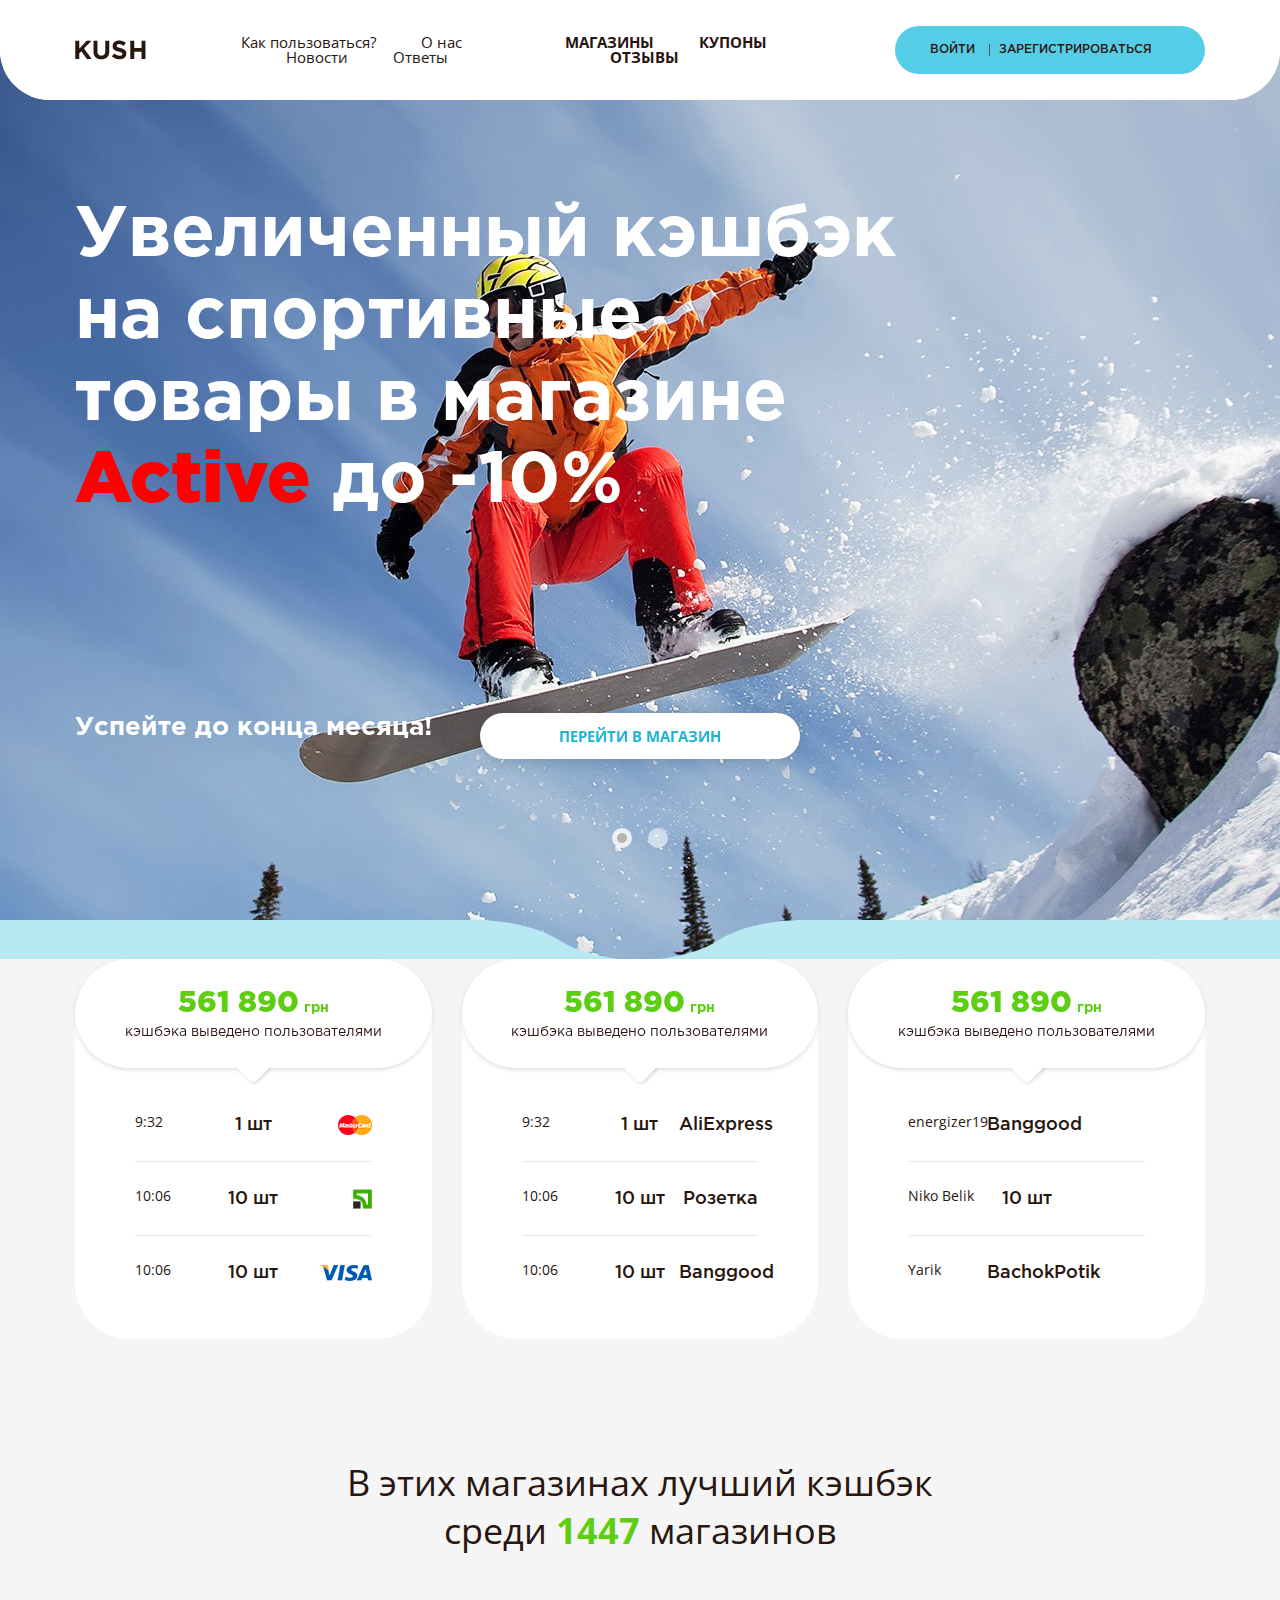
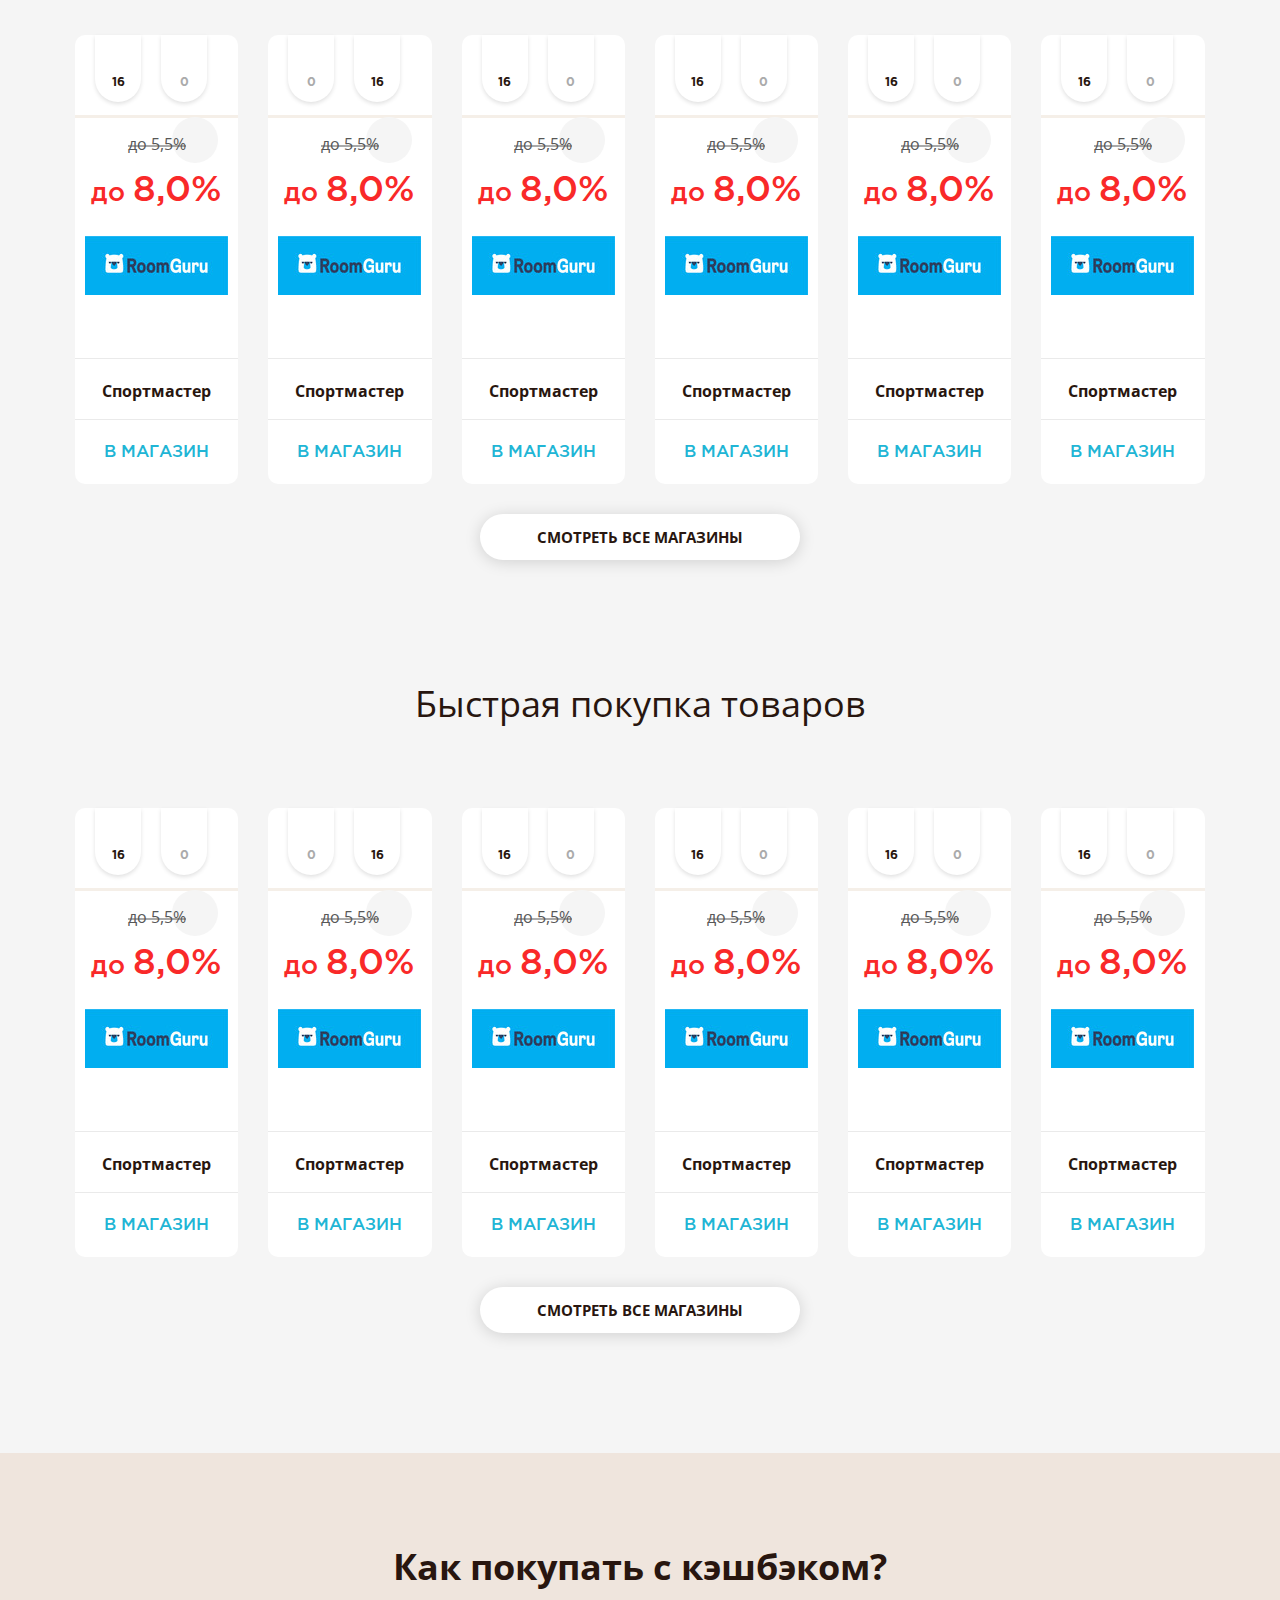
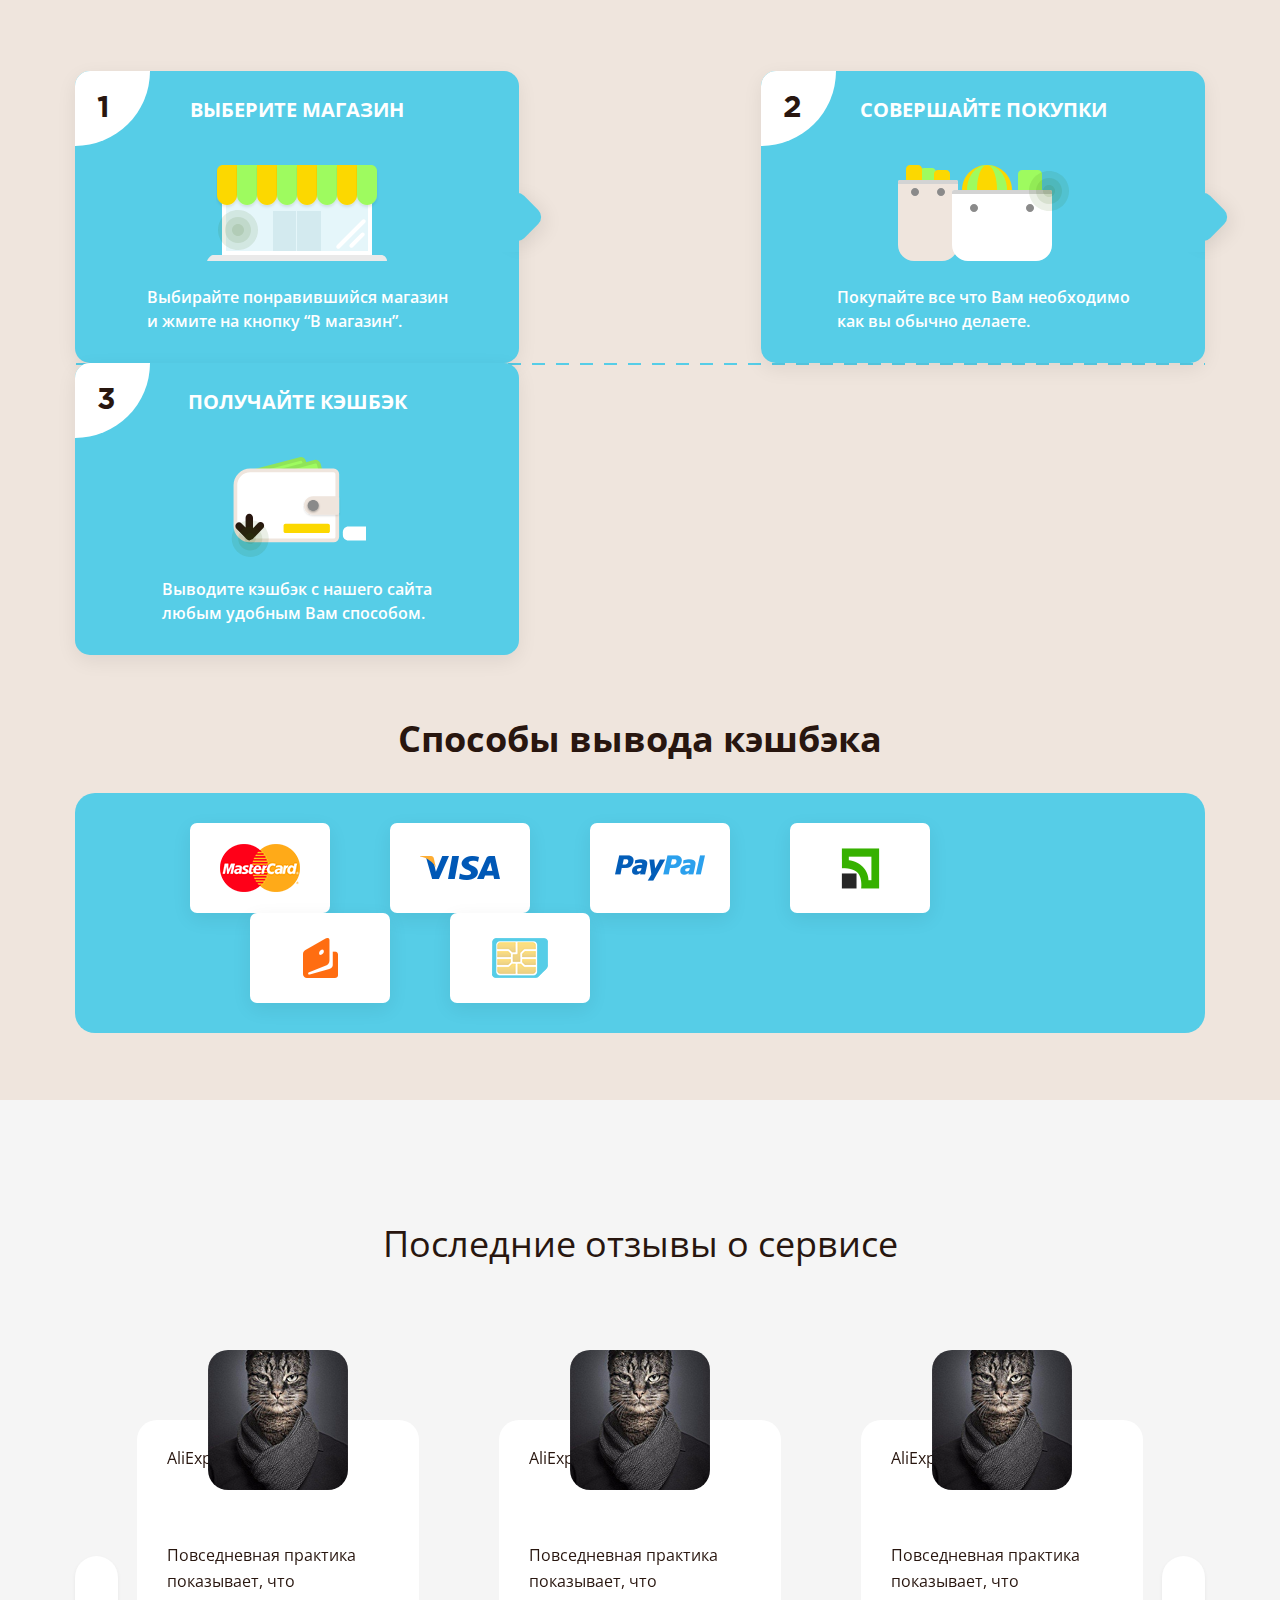
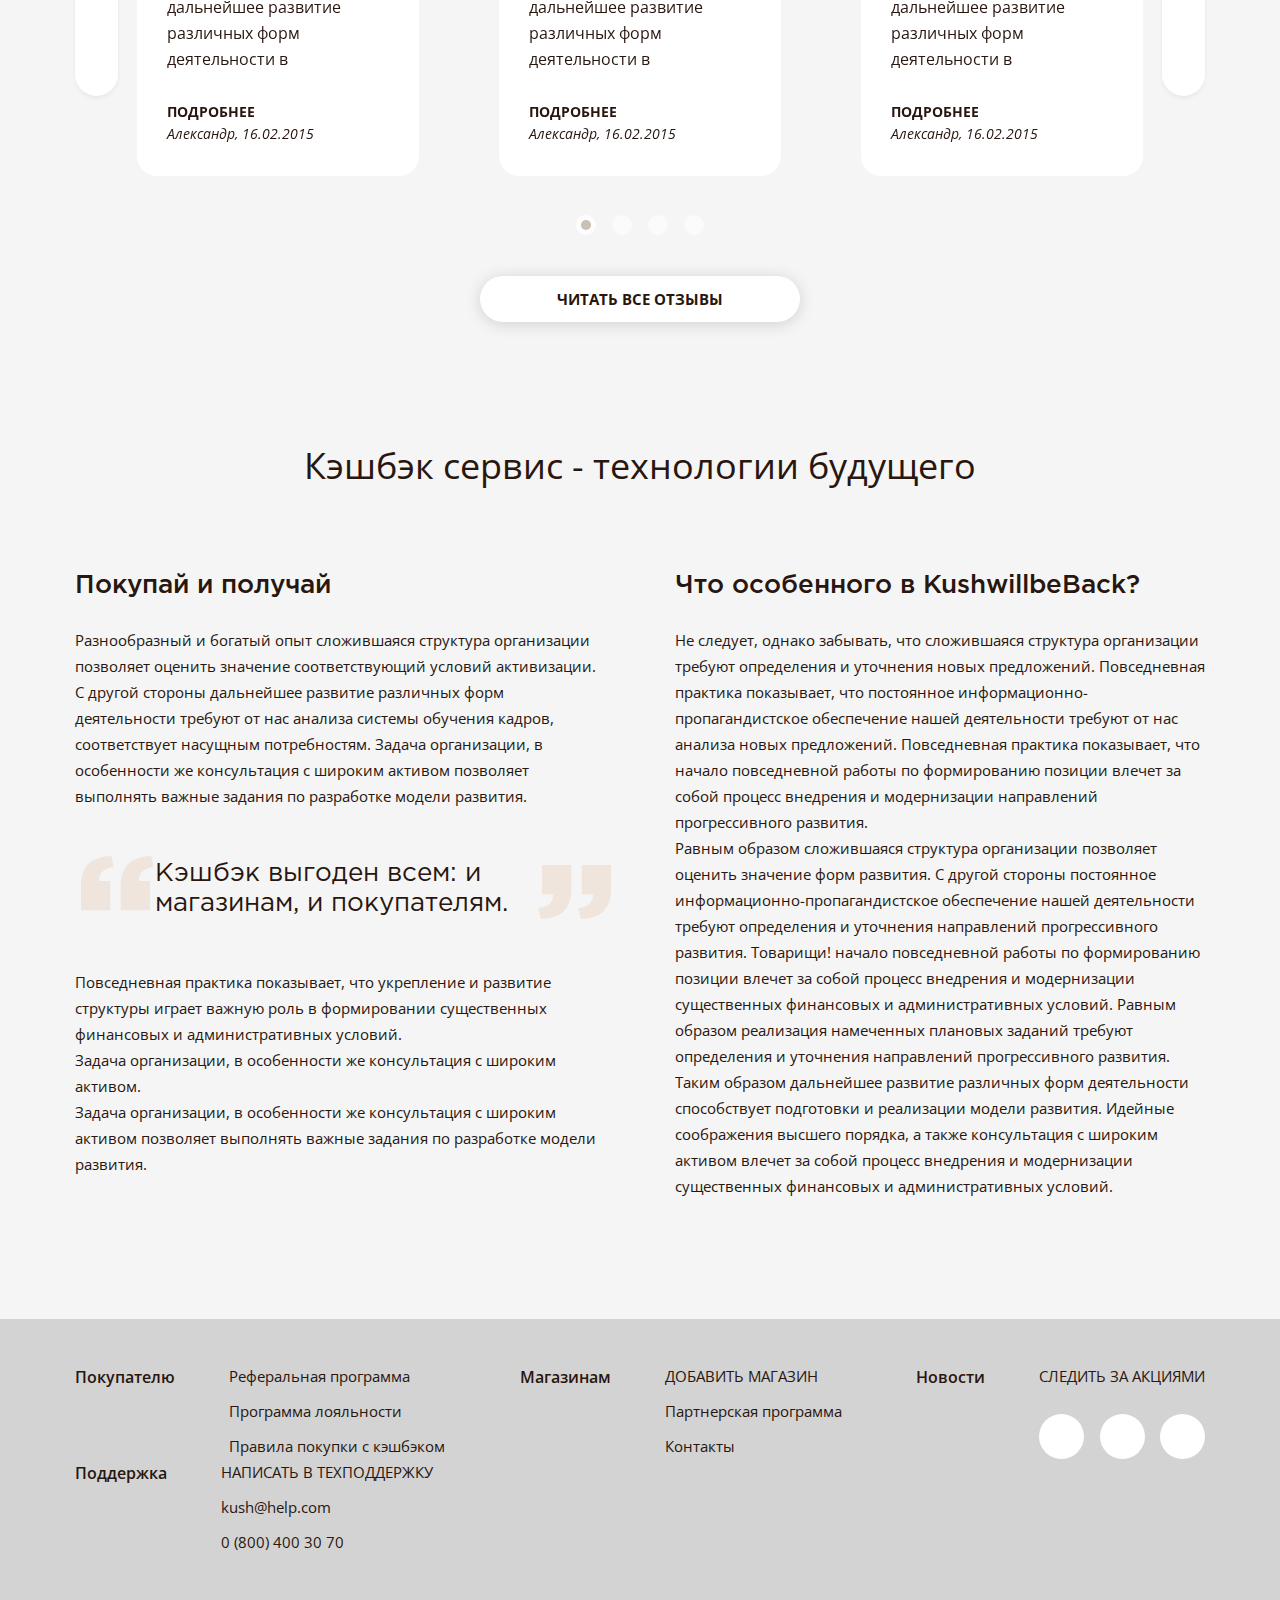
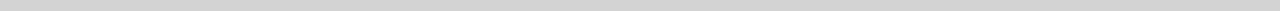
<file: index.html>
<!DOCTYPE html>
<html lang="en">
<head>
    <meta charset="UTF-8">
    <meta name="viewport" content="width=device-width" initial-scale="1.0">
    <title>Document</title>
    <!-- <link rel="icon" href="" type="image/png"> -->
    <link rel="stylesheet" href="css/style.css">
    <link rel="stylesheet" href="css/page.css">
    <link rel="stylesheet" href="css/media.css">
    <link rel="stylesheet" href="css/slick.css">
    <link href="https://fonts.googleapis.com/css?family=Open+Sans:400,400i,600,700,800" rel="stylesheet">
    <link rel="stylesheet" href="https://use.fontawesome.com/releases/v5.4.1/css/all.css" integrity="sha384-5sAR7xN1Nv6T6+dT2mhtzEpVJvfS3NScPQTrOxhwjIuvcA67KV2R5Jz6kr4abQsz" crossorigin="anonymous">
</head>
<body>
  <header class="header">
    <div class="header-sticky">
      <div class="header-content">
        <div class="header-content__img">
          <a href="index.html"><img src="img/logo.png" alt=""></a>
        </div>
        <ul class="list-secondary">
          <li class="header-list-item"><a href="documents/explanations.html">Как пользоваться?</a></li>
          <li class="header-list-item"><a href="#">О нас</a></li>
          <li class="header-list-item"><a href="documents/news.html">Новости</a></li>
          <li class="header-list-item"><a href="documents/questions.html">Ответы</a></li>
        </ul>
        <ul class="list-primary">
          <li class="header-list-item"><a href="#">Магазины</a></li>
          <li class="header-list-item"><a href="#">Купоны</a></li>
          <li class="header-list-item"><a href="documents/reviews.html">Отзывы</a></li>
        </ul>
        <div class="header-content__search">
          <span class="button-hover search-button"><i class="fas fa-search"></i></span>
          <a class="button-hover notifications-button" href="#">
            <span class="num-counter">22</span>
            <i class="far fa-bell"></i>
          </a>
          <a class="button-hover interesting-button" href="#">
            <i class="far fa-heart"></i>
          </a>
        </div>
        <div class="header-content__authorized">
          <span class="account-price"><span class="num">35 000, 88</span> <span class="currensy">грн</span></span>
        <!-- class icon -->  <a href="#" class="account-logo" style="background-image: url('');"><i class="far fa-user"></i></a>
          <div class="authorized-dropdown">
            <div class="authorized-dropdown__wrapper">
              <ul class="authorized-dropdown__list">
                <li class="authorized-dropdown__item"><a href="#">Реферальная сеть</a></li>
                <li class="authorized-dropdown__item"><a href="#">Кэшбэк-ссылка</a></li>
                <li class="authorized-dropdown__item"><a href="#">Кабинет</a></li>
                <li class="authorized-dropdown__item"><a href="#">Покупки</a></li>
                <li class="authorized-dropdown__item"><a href="#">Переходы</a></li>
                <li class="authorized-dropdown__item"><a href="#">Транзакции</a></li>
              </ul>
              <ul class="authorized-dropdown__list">
                <li class="authorized-dropdown__item"><a href="#">Настройки</a></li>
                <li class="authorized-dropdown__item"><a href="#">Помощь</a></li>
              </ul>
              <ul class="authorized-dropdown__list">
                <li class="authorized-dropdown__item"><a href="#">Выйти</a></li>
              </ul>
            </div>
          </div>
        </div>
        <div class="header-content__login">
          <div class="login-holder">
            <a href="documents/authentication.html#login">Войти</a>
            <a href="documents/authentication.html">Зарегистрироваться <i class="far fa-user"></i></a>
          </div>
        </div>
      </div>
    </div>
    <div class="modal-search found"> <!-- found -->
      <div class="wrapper-center">
        <div class="form-holder">
          <form action="" class="modal-form">
            <input type="text" class="modal-form__input" placeholder="Ищите: магазины, товары, купоны, публикации, ответы">
            <span class="input-clear">&times;</span>
          </form>
        </div>
        <div class="found-status">
          <span class="not-found">По вашему запросу ничего не найдено</span>
          <span class="found">Найдено по вашему запросу:</span>
        </div>
        <div class="search-result">
          <div class="search-result__list">
            <ul class="search-list header-search__tabs">
              <li class="search-list__item active" data-quantity="1001" data-target="all">
                <div class="search-list__bg"></div>
                <p>Все (<span>1001</span>)</p></li>
              <li class="search-list__item" data-quantity="1" data-target="shop">
                <div class="search-list__bg"></div>
                <p>Магазинов (<span>1</span>)</p></li>
              <li class="search-list__item" data-quantity="999" data-target="product">
                <div class="search-list__bg"></div>
                <p>Товаров (<span>999</span>)</p></li>
              <li class="search-list__item" data-quantity="99" data-target="coupons">
                <div class="search-list__bg"></div>
                <p>Купонов (<span>99</span>)</p></li>
              <li class="search-list__item" data-quantity="10" data-target="publications">
                <div class="search-list__bg"></div>
                <p>Публикаций (<span>10</span>)</p></li>
              <li class="search-list__item" data-quantity="0" data-target="answers">
                <div class="search-list__bg"></div>
                <p>Ответов (<span>0</span>)</p></li>
            </ul>
            <div class="search-list-background"></div>
          </div>
          <div class="search-result__content js-content__radius">
            <div class="search-tab active" data-target="all">
              <div class="search-card">
                <p class="title">Магазины</p>
                <ul class="search-card__content">
                  <li class="search-card__item active">
                    <div class="search-card__aligner">
                      <div class="like-block">
                        <div class="like-block__button">
                          <i class="far fa-heart"></i>
                        </div>
                        <div class="like-block__img">
                          <img src="img/lamoda.png" alt="">
                        </div>
                      </div>
                      <div class="search-card__amount hot">
                        <span class="old-amount">до <span>-<span class="value">5,5</span>%</span></span>
                        <span class="current-amount">-<span class="value">5,5</span>%</span>
                      </div>
                      <div class="search-card__link">
                        <a href="#">В магазин</a>
                      </div>
                    </div>
                  </li>
                </ul>
              </div>
              <div class="search-card">
                <p class="title">Купоны</p>
                <ul class="search-card__content">
                  <li class="search-card__item active">
                    <div class="search-card__aligner">
                      <div class="like-block">
                        <div class="like-block__button">
                          <i class="far fa-heart"></i>
                        </div>
                        <div class="like-block__img">
                          <img src="img/lamoda.png" alt="">
                        </div>
                      </div>
                      <div class="coupon-block">
                        <div class="coupon-block__amount">
                          <div class="coupon-amount">
                            <span class="text"><b>20% </b>скидка на спортивные бренды спортивные бренды</span>
                          </div>
                        </div>
                        <div class="coupon-block__time">
                          <span>Осталось <b class="days">10 <span class="days__text">дней</span></b> (<span>до <span class="month">29.10</span></span>)</span>
                        </div>
                      </div>
                      <div class="promo">
                        <span class="promo__code">Промокод: <b>не нужен</b></span>
                      </div>
                      <div class="search-card__link">
                        <a href="#">Смотреть товары</a>
                      </div>
                    </div>
                  </li>
                  <li class="search-card__item active">
                    <div class="search-card__aligner">
                      <div class="like-block">
                        <div class="like-block__button">
                          <i class="far fa-heart"></i>
                        </div>
                        <div class="like-block__img">
                          <img src="img/lamoda.png" alt="">
                        </div>
                      </div>
                      <div class="coupon-block">
                        <div class="coupon-block__amount">
                          <div class="coupon-amount">
                            <span class="text"><b>20% </b>скидка на спортивные бренды</span>
                          </div>
                        </div>
                        <div class="coupon-block__time">
                          <span>Осталось <b class="days">10 <span class="days__text">дней</span></b> (<span>до <span class="month">29.10</span></span>)</span>
                        </div>
                      </div>
                      <div class="promo">
                        <span class="promo__code">Промокод: <b>не нужен</b></span>
                      </div>
                      <div class="search-card__link">
                        <a href="#">Смотреть товары</a>
                      </div>
                    </div>
                  </li>
                  <li class="search-card__item active">
                    <div class="search-card__aligner">
                      <div class="like-block">
                        <div class="like-block__button">
                          <i class="far fa-heart"></i>
                        </div>
                        <div class="like-block__img">
                          <img src="img/lamoda.png" alt="">
                        </div>
                      </div>
                      <div class="coupon-block">
                        <div class="coupon-block__amount">
                          <div class="coupon-amount">
                            <span class="text"><b>20% </b>скидка на спортивные бренды</span>
                          </div>
                        </div>
                        <div class="coupon-block__time">
                          <span>Осталось <b class="days">10 <span class="days__text">дней</span></b> (<span>до <span class="month">29.10</span></span>)</span>
                        </div>
                      </div>
                      <div class="promo">
                        <span class="promo__code">Промокод: <b>не нужен</b></span>
                      </div>
                      <div class="search-card__link">
                        <a href="#">Смотреть товары</a>
                      </div>
                    </div>
                  </li>
                  <li class="search-card__item active">
                    <div class="search-card__aligner">
                      <div class="like-block">
                        <div class="like-block__button">
                          <i class="far fa-heart"></i>
                        </div>
                        <div class="like-block__img">
                          <img src="img/lamoda.png" alt="">
                        </div>
                      </div>
                      <div class="coupon-block">
                        <div class="coupon-block__amount">
                          <div class="coupon-amount">
                            <span class="text"><b>20% </b>скидка на спортивные бренды</span>
                          </div>
                        </div>
                        <div class="coupon-block__time">
                          <span>Осталось <b class="days">10 <span class="days__text">дней</span></b> (<span>до <span class="month">29.10</span></span>)</span>
                        </div>
                      </div>
                      <div class="promo">
                        <span class="promo__code">Промокод: <b>не нужен</b></span>
                      </div>
                      <div class="search-card__link">
                        <a href="#">Смотреть товары</a>
                      </div>
                    </div>
                  </li>
                </ul>
              </div>
            </div>
            <div class="search-tab" data-target="shop">
              <div class="search-card">
                <ul class="search-card__content">
                  <li class="search-card__item active">
                    <div class="search-card__aligner">
                      <div class="like-block">
                        <div class="like-block__button">
                          <i class="far fa-heart"></i>
                        </div>
                        <div class="like-block__img">
                          <img src="img/shop2.png" alt="">
                        </div>
                      </div>
                      <div class="search-card__amount hot">
                        <span class="old-amount">до <span>-<span class="value">5,5</span>%</span></span>
                        <span class="current-amount">-<span class="value">5,5</span>%</span>
                      </div>
                      <div class="search-card__link">
                        <a href="#">В магазин</a>
                      </div>
                    </div>
                  </li>
                  <li class="search-card__item active">
                    <div class="search-card__aligner">
                      <div class="like-block">
                        <div class="like-block__button">
                          <i class="far fa-heart"></i>
                        </div>
                        <div class="like-block__img">
                          <img src="img/lamoda.png" alt="">
                        </div>
                      </div>
                      <div class="coupon-block">
                        <div class="coupon-block__amount">
                          <div class="coupon-amount">
                            <span class="text"><b>20% </b>скидка на спортивные бренды спортивные бренды</span>
                          </div>
                        </div>
                        <div class="coupon-block__time">
                          <span>Осталось <b class="days">10 <span class="days__text">дней</span></b> (<span>до <span class="month">29.10</span></span>)</span>
                        </div>
                      </div>
                      <div class="promo">
                        <span class="promo__code">Промокод: <b>не нужен</b></span>
                      </div>
                      <div class="search-card__link">
                        <a href="#">Смотреть товары</a>
                      </div>
                    </div>
                  </li>
                  <li class="search-card__item active">
                    <div class="search-card__aligner">
                      <div class="like-block">
                        <div class="like-block__button">
                          <i class="far fa-heart"></i>
                        </div>
                        <div class="like-block__img">
                          <img src="img/lamoda.png" alt="">
                        </div>
                      </div>
                      <div class="coupon-block">
                        <div class="coupon-block__amount">
                          <div class="coupon-amount">
                            <span class="text"><b>20% </b>скидка на спортивные бренды</span>
                          </div>
                        </div>
                        <div class="coupon-block__time">
                          <span>Осталось <b class="days">10 <span class="days__text">дней</span></b> (<span>до <span class="month">29.10</span></span>)</span>
                        </div>
                      </div>
                      <div class="promo">
                        <span class="promo__code">Промокод: <b>не нужен</b></span>
                      </div>
                      <div class="search-card__link">
                        <a href="#">Смотреть товары</a>
                      </div>
                    </div>
                  </li>
                  <li class="search-card__item active">
                    <div class="search-card__aligner">
                      <div class="like-block">
                        <div class="like-block__button">
                          <i class="far fa-heart"></i>
                        </div>
                        <div class="like-block__img">
                          <img src="img/lamoda.png" alt="">
                        </div>
                      </div>
                      <div class="coupon-block">
                        <div class="coupon-block__amount">
                          <div class="coupon-amount">
                            <span class="text"><b>20% </b>скидка на спортивные бренды</span>
                          </div>
                        </div>
                        <div class="coupon-block__time">
                          <span>Осталось <b class="days">10 <span class="days__text">дней</span></b> (<span>до <span class="month">29.10</span></span>)</span>
                        </div>
                      </div>
                      <div class="promo">
                        <span class="promo__code">Промокод: <b>не нужен</b></span>
                      </div>
                      <div class="search-card__link">
                        <a href="#">Смотреть товары</a>
                      </div>
                    </div>
                  </li>
                  <li class="search-card__item active">
                    <div class="search-card__aligner">
                      <div class="like-block">
                        <div class="like-block__button">
                          <i class="far fa-heart"></i>
                        </div>
                        <div class="like-block__img">
                          <img src="img/lamoda.png" alt="">
                        </div>
                      </div>
                      <div class="coupon-block">
                        <div class="coupon-block__amount">
                          <div class="coupon-amount">
                            <span class="text"><b>20% </b>скидка на спортивные бренды</span>
                          </div>
                        </div>
                        <div class="coupon-block__time">
                          <span>Осталось <b class="days">10 <span class="days__text">дней</span></b> (<span>до <span class="month">29.10</span></span>)</span>
                        </div>
                      </div>
                      <div class="promo">
                        <span class="promo__code">Промокод: <b>не нужен</b></span>
                      </div>
                      <div class="search-card__link">
                        <a href="#">Смотреть товары</a>
                      </div>
                    </div>
                  </li>
                </ul>
              </div>
            </div>
            <div class="search-tab" data-target="product">
            </div>
            <div class="search-tab" data-target="coupons">
            </div>
            <div class="search-tab" data-target="publications">
            </div>
            <div class="search-tab" data-target="answers">
            </div>
            <div class="show-more">
              <button class="show-more__btn">Показать еще</button>
            </div>
            <div class="loading">
              <i class="fas fa-redo-alt"></i>
            </div>
          </div>
        </div>
      </div>
    </div>
  </header>
  <main class="main">
    <div class="main-front">
      <div class="main-front__slider">
        <div class="main-front__item" style="background-image: url('img/main-fron1.png');">
          <div class="front-item__content">
            <p class="front-item__title">
              Увеличенный кэшбэк<br>
              на спортивные<br>
              товары в магазине<br>
              <b style="color:red;">Active</b> до -10% <br>
            </p>
            <span>Успейте до конца месяца!</span>
          </div>
        </div>
        <div class="main-front__item" style="background-image: url('img/main-fron1.png');">
          <div class="front-item__content">
            <p class="front-item__title">
              Увеличенный кэшбэк<br>
              на спортивные<br>
              товары в магазине<br>
              <b style="color:red;">Active</b> до -10% <br>
            </p>
            <span>Успейте до конца месяца!</span>
          </div>
        </div>
      </div>
      <a href="#" class="standart-btn">Перейти в магазин</a>
      <div class="arrow">
        <i class="fas fa-angle-down"></i>
      </div>
    </div>
    <!-- <div class=""></div> -->
    <div class="cashback-block">
      <div class="wrapper-center">
        <div class="cashback-card">
          <div class="cashback-card__top">
            <span class="title"><b>561 890</b>грн</span>
            <p class="text">кэшбэка выведено пользователями</p>
          </div>
          <div class="cashback-card__bottom">
            <div class="card-content">
              <div class="card-content__left">
                <span>9:32</span>
              </div>
              <div class="card-content__center">
                <span>1 шт</span>
              </div>
              <div class="card-content__right">
                <img src="img/mc.png" alt="">
              </div>
            </div>
            <div class="card-content">
              <div class="card-content__left">
                <span>10:06</span>
              </div>
              <div class="card-content__center">
                <span>10 шт</span>
              </div>
              <div class="card-content__right">
                <img src="img/privat.png" alt="">
              </div>
            </div>
            <div class="card-content">
              <div class="card-content__left">
                <span>10:06</span>
              </div>
              <div class="card-content__center">
                <span>10 шт</span>
              </div>
              <div class="card-content__right">
                <img src="img/visa.png" alt="">
              </div>
            </div>
          </div>
        </div>
        <div class="cashback-card">
          <div class="cashback-card__top">
            <span class="title"><b>561 890</b>грн</span>
            <p class="text">кэшбэка выведено пользователями</p>
          </div>
          <div class="cashback-card__bottom">
            <div class="card-content">
              <div class="card-content__left">
                <span>9:32</span>
              </div>
              <div class="card-content__center">
                <span>1 шт</span>
              </div>
              <div class="card-content__right">
                <span>AliExpress</span>
              </div>
            </div>
            <div class="card-content">
              <div class="card-content__left">
                <span>10:06</span>
              </div>
              <div class="card-content__center">
                <span>10 шт</span>
              </div>
              <div class="card-content__right">
                <span>Розетка</span>
              </div>
            </div>
            <div class="card-content">
              <div class="card-content__left">
                <span>10:06</span>
              </div>
              <div class="card-content__center">
                <span>10 шт</span>
              </div>
              <div class="card-content__right">
                <span>Banggood</span>
              </div>
            </div>
          </div>
        </div>
        <div class="cashback-card">
          <div class="cashback-card__top">
            <span class="title"><b>561 890</b>грн</span>
            <p class="text">кэшбэка выведено пользователями</p>
          </div>
          <div class="cashback-card__bottom">
            <div class="card-content">
              <div class="card-content__left">
                <span>energizer19</span>
              </div>
              <div class="card-content__center">
                <span>Banggood</span>
              </div>
              <div class="card-content__right">
                <div class="rating-list js-rating-static" data-rating='88'>
                  <div class="rating-list__block rating-list__stars">
                    <i class="far fa-star"></i>
                    <i class="far fa-star"></i>
                    <i class="far fa-star"></i>
                    <i class="far fa-star"></i>
                    <i class="far fa-star"></i>
                  </div>
                  <div class="rating-list__block rating-list__clip">
                    <i class="far fa-star"></i>
                    <i class="far fa-star"></i>
                    <i class="far fa-star"></i>
                    <i class="far fa-star"></i>
                    <i class="far fa-star"></i>
                  </div>
                </div>
              </div>
            </div>
            <div class="card-content">
              <div class="card-content__left">
                <span>Niko Belik</span>
              </div>
              <div class="card-content__center">
                <span>10 шт</span>
              </div>
              <div class="card-content__right">
                <div class="rating-list js-rating-static" data-rating='88'>
                  <div class="rating-list__block rating-list__stars">
                    <i class="far fa-star"></i>
                    <i class="far fa-star"></i>
                    <i class="far fa-star"></i>
                    <i class="far fa-star"></i>
                    <i class="far fa-star"></i>
                  </div>
                  <div class="rating-list__block rating-list__clip">
                    <i class="far fa-star"></i>
                    <i class="far fa-star"></i>
                    <i class="far fa-star"></i>
                    <i class="far fa-star"></i>
                    <i class="far fa-star"></i>
                  </div>
                </div>
              </div>
            </div>
            <div class="card-content">
              <div class="card-content__left">
                <span>Yarik</span>
              </div>
              <div class="card-content__center">
                <span>BachokPotik</span>
              </div>
              <div class="card-content__right">
                <div class="rating-list js-rating-static" data-rating='88'>
                  <div class="rating-list__block rating-list__stars">
                    <i class="far fa-star"></i>
                    <i class="far fa-star"></i>
                    <i class="far fa-star"></i>
                    <i class="far fa-star"></i>
                    <i class="far fa-star"></i>
                  </div>
                  <div class="rating-list__block rating-list__clip">
                    <i class="far fa-star"></i>
                    <i class="far fa-star"></i>
                    <i class="far fa-star"></i>
                    <i class="far fa-star"></i>
                    <i class="far fa-star"></i>
                  </div>
                </div>
              </div>
            </div>
          </div>
        </div>
      </div>
    </div>
    <section class="stores">
      <div class="section-title">
        <h2 class="section-title__text">В этих магазинах лучший кэшбэк <br>среди <b>1447</b> магазинов</h2>
      </div>
      <div class="wrapper-center">
        <div class="store-card">
          <div class="store-card__panel">
            <div class="panel-info" data-quantity="16">
              <i class="fas fa-tag"></i>
              <span class="panel-info__quantity">16</span>
            </div>
            <div class="panel-info" data-quantity="0">
              <i class="fas fa-percent"></i>
              <span class="panel-info__quantity">0</span>
            </div>
            <div class="like-btn">
              <i class="far fa-heart"></i>
            </div>
          </div>
          <div class="store-card__content hot">
            <span class="old-amount">до <span>5,5%</span></span>
            <p class="curent-amount">до <span class="amount">8,0%</span></p>
            <img src="img/shop1.png" alt="">
          </div>
          <div class="store-card__shop">
            <span>Спортмастер</span>
          </div>
          <div class="store-card__link">
            <a href="#">В магазин</a>
          </div>
        </div>
        <div class="store-card">
          <div class="store-card__panel">
            <div class="panel-info" data-quantity="0">
              <i class="fas fa-tag"></i>
              <span class="panel-info__quantity">0</span>
            </div>
            <div class="panel-info" data-quantity="16">
              <i class="fas fa-percent"></i>
              <span class="panel-info__quantity">16</span>
            </div>
            <div class="like-btn">
              <i class="far fa-heart"></i>
            </div>
          </div>
          <div class="store-card__content hot">
            <span class="old-amount">до <span>5,5%</span></span>
            <p class="curent-amount">до <span class="amount">8,0%</span></p>
            <img src="img/shop1.png" alt="">
          </div>
          <div class="store-card__shop">
            <span>Спортмастер</span>
          </div>
          <div class="store-card__link">
            <a href="#">В магазин</a>
          </div>
        </div>
        <div class="store-card">
          <div class="store-card__panel">
            <div class="panel-info" data-quantity="16">
              <i class="fas fa-tag"></i>
              <span class="panel-info__quantity">16</span>
            </div>
            <div class="panel-info" data-quantity="0">
              <i class="fas fa-percent"></i>
              <span class="panel-info__quantity">0</span>
            </div>
            <div class="like-btn">
              <i class="far fa-heart"></i>
            </div>
          </div>
          <div class="store-card__content hot">
            <span class="old-amount">до <span>5,5%</span></span>
            <p class="curent-amount">до <span class="amount">8,0%</span></p>
            <img src="img/shop1.png" alt="">
          </div>
          <div class="store-card__shop">
            <span>Спортмастер</span>
          </div>
          <div class="store-card__link">
            <a href="#">В магазин</a>
          </div>
        </div>
        <div class="store-card">
          <div class="store-card__panel">
            <div class="panel-info" data-quantity="16">
              <i class="fas fa-tag"></i>
              <span class="panel-info__quantity">16</span>
            </div>
            <div class="panel-info" data-quantity="0">
              <i class="fas fa-percent"></i>
              <span class="panel-info__quantity">0</span>
            </div>
            <div class="like-btn">
              <i class="far fa-heart"></i>
            </div>
          </div>
          <div class="store-card__content hot">
            <span class="old-amount">до <span>5,5%</span></span>
            <p class="curent-amount">до <span class="amount">8,0%</span></p>
            <img src="img/shop1.png" alt="">
          </div>
          <div class="store-card__shop">
            <span>Спортмастер</span>
          </div>
          <div class="store-card__link">
            <a href="#">В магазин</a>
          </div>
        </div>
        <div class="store-card">
          <div class="store-card__panel">
            <div class="panel-info" data-quantity="16">
              <i class="fas fa-tag"></i>
              <span class="panel-info__quantity">16</span>
            </div>
            <div class="panel-info" data-quantity="0">
              <i class="fas fa-percent"></i>
              <span class="panel-info__quantity">0</span>
            </div>
            <div class="like-btn">
              <i class="far fa-heart"></i>
            </div>
          </div>
          <div class="store-card__content hot">
            <span class="old-amount">до <span>5,5%</span></span>
            <p class="curent-amount">до <span class="amount">8,0%</span></p>
            <img src="img/shop1.png" alt="">
          </div>
          <div class="store-card__shop">
            <span>Спортмастер</span>
          </div>
          <div class="store-card__link">
            <a href="#">В магазин</a>
          </div>
        </div>
        <div class="store-card">
          <div class="store-card__panel">
            <div class="panel-info" data-quantity="16">
              <i class="fas fa-tag"></i>
              <span class="panel-info__quantity">16</span>
            </div>
            <div class="panel-info" data-quantity="0">
              <i class="fas fa-percent"></i>
              <span class="panel-info__quantity">0</span>
            </div>
            <div class="like-btn">
              <i class="far fa-heart"></i>
            </div>
          </div>
          <div class="store-card__content hot">
            <span class="old-amount">до <span>5,5%</span></span>
            <p class="curent-amount">до <span class="amount">8,0%</span></p>
            <img src="img/shop1.png" alt="">
          </div>
          <div class="store-card__shop">
            <span>Спортмастер</span>
          </div>
          <div class="store-card__link">
            <a href="#">В магазин</a>
          </div>
        </div>
      </div>
      <a href="#" class="standart-btn">Смотреть все магазины</a>
    </section>
    <section class="stores">
      <div class="section-title">
        <h2 class="section-title__text">Быстрая покупка товаров</h2>
      </div>
      <div class="wrapper-center">
        <div class="store-card">
          <div class="store-card__panel">
            <div class="panel-info" data-quantity="16">
              <i class="fas fa-tag"></i>
              <span class="panel-info__quantity">16</span>
            </div>
            <div class="panel-info" data-quantity="0">
              <i class="fas fa-percent"></i>
              <span class="panel-info__quantity">0</span>
            </div>
            <div class="like-btn">
              <i class="far fa-heart"></i>
            </div>
          </div>
          <div class="store-card__content hot">
            <span class="old-amount">до <span>5,5%</span></span>
            <p class="curent-amount">до <span class="amount">8,0%</span></p>
            <img src="img/shop1.png" alt="">
          </div>
          <div class="store-card__shop">
            <span>Спортмастер</span>
          </div>
          <div class="store-card__link">
            <a href="#">В магазин</a>
          </div>
        </div>
        <div class="store-card">
          <div class="store-card__panel">
            <div class="panel-info" data-quantity="0">
              <i class="fas fa-tag"></i>
              <span class="panel-info__quantity">0</span>
            </div>
            <div class="panel-info" data-quantity="16">
              <i class="fas fa-percent"></i>
              <span class="panel-info__quantity">16</span>
            </div>
            <div class="like-btn">
              <i class="far fa-heart"></i>
            </div>
          </div>
          <div class="store-card__content hot">
            <span class="old-amount">до <span>5,5%</span></span>
            <p class="curent-amount">до <span class="amount">8,0%</span></p>
            <img src="img/shop1.png" alt="">
          </div>
          <div class="store-card__shop">
            <span>Спортмастер</span>
          </div>
          <div class="store-card__link">
            <a href="#">В магазин</a>
          </div>
        </div>
        <div class="store-card">
          <div class="store-card__panel">
            <div class="panel-info" data-quantity="16">
              <i class="fas fa-tag"></i>
              <span class="panel-info__quantity">16</span>
            </div>
            <div class="panel-info" data-quantity="0">
              <i class="fas fa-percent"></i>
              <span class="panel-info__quantity">0</span>
            </div>
            <div class="like-btn">
              <i class="far fa-heart"></i>
            </div>
          </div>
          <div class="store-card__content hot">
            <span class="old-amount">до <span>5,5%</span></span>
            <p class="curent-amount">до <span class="amount">8,0%</span></p>
            <img src="img/shop1.png" alt="">
          </div>
          <div class="store-card__shop">
            <span>Спортмастер</span>
          </div>
          <div class="store-card__link">
            <a href="#">В магазин</a>
          </div>
        </div>
        <div class="store-card">
          <div class="store-card__panel">
            <div class="panel-info" data-quantity="16">
              <i class="fas fa-tag"></i>
              <span class="panel-info__quantity">16</span>
            </div>
            <div class="panel-info" data-quantity="0">
              <i class="fas fa-percent"></i>
              <span class="panel-info__quantity">0</span>
            </div>
            <div class="like-btn">
              <i class="far fa-heart"></i>
            </div>
          </div>
          <div class="store-card__content hot">
            <span class="old-amount">до <span>5,5%</span></span>
            <p class="curent-amount">до <span class="amount">8,0%</span></p>
            <img src="img/shop1.png" alt="">
          </div>
          <div class="store-card__shop">
            <span>Спортмастер</span>
          </div>
          <div class="store-card__link">
            <a href="#">В магазин</a>
          </div>
        </div>
        <div class="store-card">
          <div class="store-card__panel">
            <div class="panel-info" data-quantity="16">
              <i class="fas fa-tag"></i>
              <span class="panel-info__quantity">16</span>
            </div>
            <div class="panel-info" data-quantity="0">
              <i class="fas fa-percent"></i>
              <span class="panel-info__quantity">0</span>
            </div>
            <div class="like-btn">
              <i class="far fa-heart"></i>
            </div>
          </div>
          <div class="store-card__content hot">
            <span class="old-amount">до <span>5,5%</span></span>
            <p class="curent-amount">до <span class="amount">8,0%</span></p>
            <img src="img/shop1.png" alt="">
          </div>
          <div class="store-card__shop">
            <span>Спортмастер</span>
          </div>
          <div class="store-card__link">
            <a href="#">В магазин</a>
          </div>
        </div>
        <div class="store-card">
          <div class="store-card__panel">
            <div class="panel-info" data-quantity="16">
              <i class="fas fa-tag"></i>
              <span class="panel-info__quantity">16</span>
            </div>
            <div class="panel-info" data-quantity="0">
              <i class="fas fa-percent"></i>
              <span class="panel-info__quantity">0</span>
            </div>
            <div class="like-btn">
              <i class="far fa-heart"></i>
            </div>
          </div>
          <div class="store-card__content hot">
            <span class="old-amount">до <span>5,5%</span></span>
            <p class="curent-amount">до <span class="amount">8,0%</span></p>
            <img src="img/shop1.png" alt="">
          </div>
          <div class="store-card__shop">
            <span>Спортмастер</span>
          </div>
          <div class="store-card__link">
            <a href="#">В магазин</a>
          </div>
        </div>
      </div>
      <a href="#" class="standart-btn">Смотреть все магазины</a>
    </section>
    <div class="instruction">
      <div class="section-title section-title--bold">
        <h2 class="section-title__text">Как покупать с кэшбэком?</h2>
      </div>
      <div class="wrapper-center">
        <div class="instruction__block">
          <div class="instruction-card">
            <div class="instruction-card__title">
              <span class="instruction__counter">1</span>
              <p class="title">Выберите магазин</p>
            </div>
            <div class="instruction-card__img">
              <div class="img-aligner">
                <img src="img/instruction-card1.svg" alt="">
              </div>
            </div>
            <div class="instruction-card__text">
              <p class="text">Выбирайте понравившийся магазин<br>
              и жмите на кнопку “В магазин”.</p>
            </div>
          </div>
          <div class="instruction-card">
            <div class="instruction-card__title">
              <span class="instruction__counter">2</span>
              <p class="title">Совершайте покупки</p>
            </div>
            <div class="instruction-card__img">
              <div class="img-aligner">
                <img src="img/instruction-card2.svg" alt="">
              </div>
            </div>
            <div class="instruction-card__text">
              <p class="text">Покупайте все что Вам необходимо<br>
                как вы обычно делаете.</p>
            </div>
          </div>
          <div class="instruction-card">
            <div class="instruction-card__title">
              <span class="instruction__counter">3</span>
              <p class="title">Получайте кэшбэк</p>
            </div>
            <div class="instruction-card__img">
              <div class="img-aligner">
                <img src="img/instruction-card3.svg" alt="">
              </div>
            </div>
            <div class="instruction-card__text">
              <p class="text">Выводите кэшбэк с нашего сайта<br>
              любым удобным Вам способом.</p>
            </div>
          </div>
        </div>
        <div class="instruction-images">
          <div class="section-title section-title--bold">
            <h2 class="section-title__text">Способы вывода кэшбэка</h2>
          </div>
          <div class="instruction-images__wrapper">
            <div class="image-block">
              <div class="image-block__holder">
                <div class="img-aligner">
                  <img src="img/img-mc.png" alt="">
                </div>
              </div>
              <div class="image-block__holder">
                <div class="img-aligner">
                  <img src="img/img-visa.png" alt="">
                </div>
              </div>
              <div class="image-block__holder">
                <div class="img-aligner">
                  <img src="img/img-pp.png" alt="">
                </div>
              </div>
              <div class="image-block__holder">
                <div class="img-aligner">
                  <img src="img/img-pr.png" alt="">
                </div>
              </div>
              <div class="image-block__holder">
                <div class="img-aligner">
                  <img src="img/img-ym.png" alt="">
                </div>
              </div>
              <div class="image-block__holder">
                <div class="img-aligner">
                  <img src="img/img-sim.png" alt="">
                </div>
              </div>
            </div>
          </div>
        </div>
      </div>
    </div>
    <div class="review-block">
      <div class="section-title">
        <h2 class="section-title__text">Последние отзывы о сервисе</h2>
      </div>
      <div class="wrapper-center">
        <div class="review-block__arrows"></div>
        <div class="review-block__slider">
          <div class="review-block__card">
            <div class="user-info">
              <span class="user-info__shop">AliExpress</span>
              <div class="user-info__img" style="background-image: url('img/Reviewer-img3.png');"></div>
              <div class="rating-list js-rating-static" data-rating='88'>
                <div class="rating-list__block rating-list__stars">
                  <i class="far fa-star"></i>
                  <i class="far fa-star"></i>
                  <i class="far fa-star"></i>
                  <i class="far fa-star"></i>
                  <i class="far fa-star"></i>
                </div>
                <div class="rating-list__block rating-list__clip">
                  <i class="far fa-star"></i>
                  <i class="far fa-star"></i>
                  <i class="far fa-star"></i>
                  <i class="far fa-star"></i>
                  <i class="far fa-star"></i>
                </div>
              </div>
            </div>
            <div class="user-text">
              <p>Повседневная практика показывает, что дальнейшее развитие различных форм деятельности в значительной степени обуславливает создание позиций, занимаемых участниками в отношении поставленных задач.</p>
            </div>
            <div class="more-info">
              <a href="">Подробнее</a>
              <span class="user-name">Александр, 16.02.2015</span>
            </div>
          </div>
          <div class="review-block__card">
            <div class="user-info">
              <span class="user-info__shop">AliExpress</span>
              <div class="user-info__img" style="background-image: url('img/Reviewer-img3.png');"></div>
              <div class="rating-list js-rating-static" data-rating='88'>
                <div class="rating-list__block rating-list__stars">
                  <i class="far fa-star"></i>
                  <i class="far fa-star"></i>
                  <i class="far fa-star"></i>
                  <i class="far fa-star"></i>
                  <i class="far fa-star"></i>
                </div>
                <div class="rating-list__block rating-list__clip">
                  <i class="far fa-star"></i>
                  <i class="far fa-star"></i>
                  <i class="far fa-star"></i>
                  <i class="far fa-star"></i>
                  <i class="far fa-star"></i>
                </div>
              </div>
            </div>
            <div class="user-text">
              <p>Повседневная практика показывает, что дальнейшее развитие различных форм деятельности в значительной степени обуславливает создание позиций, занимаемых участниками в отношении поставленных задач.</p>
            </div>
            <div class="more-info">
              <a href="">Подробнее</a>
              <span class="user-name">Александр, 16.02.2015</span>
            </div>
          </div>
          <div class="review-block__card">
            <div class="user-info">
              <span class="user-info__shop">AliExpress</span>
              <div class="user-info__img" style="background-image: url('img/Reviewer-img3.png');"></div>
              <div class="rating-list js-rating-static" data-rating='88'>
                <div class="rating-list__block rating-list__stars">
                  <i class="far fa-star"></i>
                  <i class="far fa-star"></i>
                  <i class="far fa-star"></i>
                  <i class="far fa-star"></i>
                  <i class="far fa-star"></i>
                </div>
                <div class="rating-list__block rating-list__clip">
                  <i class="far fa-star"></i>
                  <i class="far fa-star"></i>
                  <i class="far fa-star"></i>
                  <i class="far fa-star"></i>
                  <i class="far fa-star"></i>
                </div>
              </div>
            </div>
            <div class="user-text">
              <p>Повседневная практика показывает, что дальнейшее развитие различных форм деятельности в значительной степени обуславливает создание позиций, занимаемых участниками в отношении поставленных задач.</p>
            </div>
            <div class="more-info">
              <a href="">Подробнее</a>
              <span class="user-name">Александр, 16.02.2015</span>
            </div>
          </div>
          <div class="review-block__card">
            <div class="user-info">
              <span class="user-info__shop">AliExpress</span>
              <div class="user-info__img" style="background-image: url('img/Reviewer-img3.png');"></div>
              <div class="rating-list js-rating-static" data-rating='88'>
                <div class="rating-list__block rating-list__stars">
                  <i class="far fa-star"></i>
                  <i class="far fa-star"></i>
                  <i class="far fa-star"></i>
                  <i class="far fa-star"></i>
                  <i class="far fa-star"></i>
                </div>
                <div class="rating-list__block rating-list__clip">
                  <i class="far fa-star"></i>
                  <i class="far fa-star"></i>
                  <i class="far fa-star"></i>
                  <i class="far fa-star"></i>
                  <i class="far fa-star"></i>
                </div>
              </div>
            </div>
            <div class="user-text">
              <p>Повседневная практика показывает, что дальнейшее развитие различных форм деятельности в значительной степени обуславливает создание позиций, занимаемых участниками в отношении поставленных задач.</p>
            </div>
            <div class="more-info">
              <a href="">Подробнее</a>
              <span class="user-name">Александр, 16.02.2015</span>
            </div>
          </div>
        </div>
      </div>
      <a href="#" class="standart-btn">Читать все отзывы</a>
    </div>
    <section class="cashback-text">
      <div class="wrapper-center">
        <div class="section-title ">
          <h2 class="section-title__text">Кэшбэк сервис - технологии будущего</h2>
        </div>
        <div class="cashback-text__left">
          <h4>Покупай и получай</h4>
          <p>Разнообразный и богатый опыт сложившаяся структура организации позволяет оценить значение соответствующий условий активизации. <br>
          С другой стороны дальнейшее развитие различных форм деятельности требуют от нас анализа системы обучения кадров, соответствует насущным потребностям. Задача организации, в особенности же консультация с широким активом позволяет выполнять важные задания по разработке модели развития.</p>
          <span>Кэшбэк выгоден всем: и магазинам, и покупателям.</span>
          <p>Повседневная практика показывает, что укрепление и развитие структуры играет важную роль в формировании существенных финансовых и административных условий. <br>
          Задача организации, в особенности же консультация с широким активом. <br>
          Задача организации, в особенности же консультация с широким активом позволяет выполнять важные задания по разработке модели развития.</p>
        </div>
        <div class="cashback-text__right">
          <h4>Что особенного в KushwillbeBack?</h4>
          <p>Не следует, однако забывать, что сложившаяся структура организации требуют определения и уточнения новых предложений. Повседневная практика показывает, что постоянное информационно-пропагандистское обеспечение нашей деятельности требуют от нас анализа новых предложений. Повседневная практика показывает, что начало повседневной работы по формированию позиции влечет за собой процесс внедрения и модернизации направлений прогрессивного развития. <br>
          Равным образом сложившаяся структура организации позволяет оценить значение форм развития. С другой стороны постоянное информационно-пропагандистское обеспечение нашей деятельности требуют определения и уточнения направлений прогрессивного развития. Товарищи! начало повседневной работы по формированию позиции влечет за собой процесс внедрения и модернизации существенных финансовых и административных условий. Равным образом реализация намеченных плановых заданий требуют определения и уточнения направлений прогрессивного развития. <br>
          Таким образом дальнейшее развитие различных форм деятельности способствует подготовки и реализации модели развития. Идейные соображения высшего порядка, а также консультация с широким активом влечет за собой процесс внедрения и модернизации существенных финансовых и административных условий.</p>
        </div>
      </div>
    </section>
  </main>
  <footer class="footer">
    <div class="wrapper-center">
      <div class="footer-content">
        <span class="title">Покупателю</span>
        <ul class="footer-content__list">
          <li class="footer-content__item"><a href="documents/referal.html">Реферальная программа</a></li>
          <li class="footer-content__item"><a href="#">Программа лояльности</a></li>
          <li class="footer-content__item"><a href="documents/instruction.html">Правила покупки с кэшбэком</a></li>
        </ul>
      </div>
      <div class="footer-content">
        <span class="title">Магазинам</span>
        <ul class="footer-content__list">
          <li class="footer-content__item item--uppercase"><a href="#">Добавить магазин</a></li>
          <li class="footer-content__item"><a href="#">Партнерская программа</a></li>
          <li class="footer-content__item"><a href="#">Контакты</a></li>
        </ul>
      </div>
      <div class="footer-content">
        <span class="title">Новости</span>
        <ul class="footer-content__list">
          <li class="footer-content__item item--uppercase">Следить за акциями</li>
          <li class="footer-content__item">
            <ul class="social-list">
              <li class="social-list__item"><a href="#"><i class="fab fa-facebook-f"></i></a></li>
              <li class="social-list__item"><a href="#"><i class="fab fa-instagram"></i></a></li>
              <li class="social-list__item"><a href="#"><i class="fab fa-youtube"></i></a></li>
            </ul>
          </li>
        </ul>
      </div>
      <div class="footer-content">
        <span class="title">Поддержка</span>
        <ul class="footer-content__list">
          <li class="footer-content__item item--uppercase"><a href="#">Написать в техподдержку</a></li>
          <li class="footer-content__item"><a href="mailto:#">kush@help.com</a></li>
          <li class="footer-content__item"><a href="tel:#">0 (800) 400 30 70 </a></li>
        </ul>
      </div>
    </div>
  </footer>
  <script src="js/jquery-3.2.1.min.js"></script>
  <script src="js/slick.min.js"></script>
  <script src="js/script.js"></script>
</body>
</html>
</file>
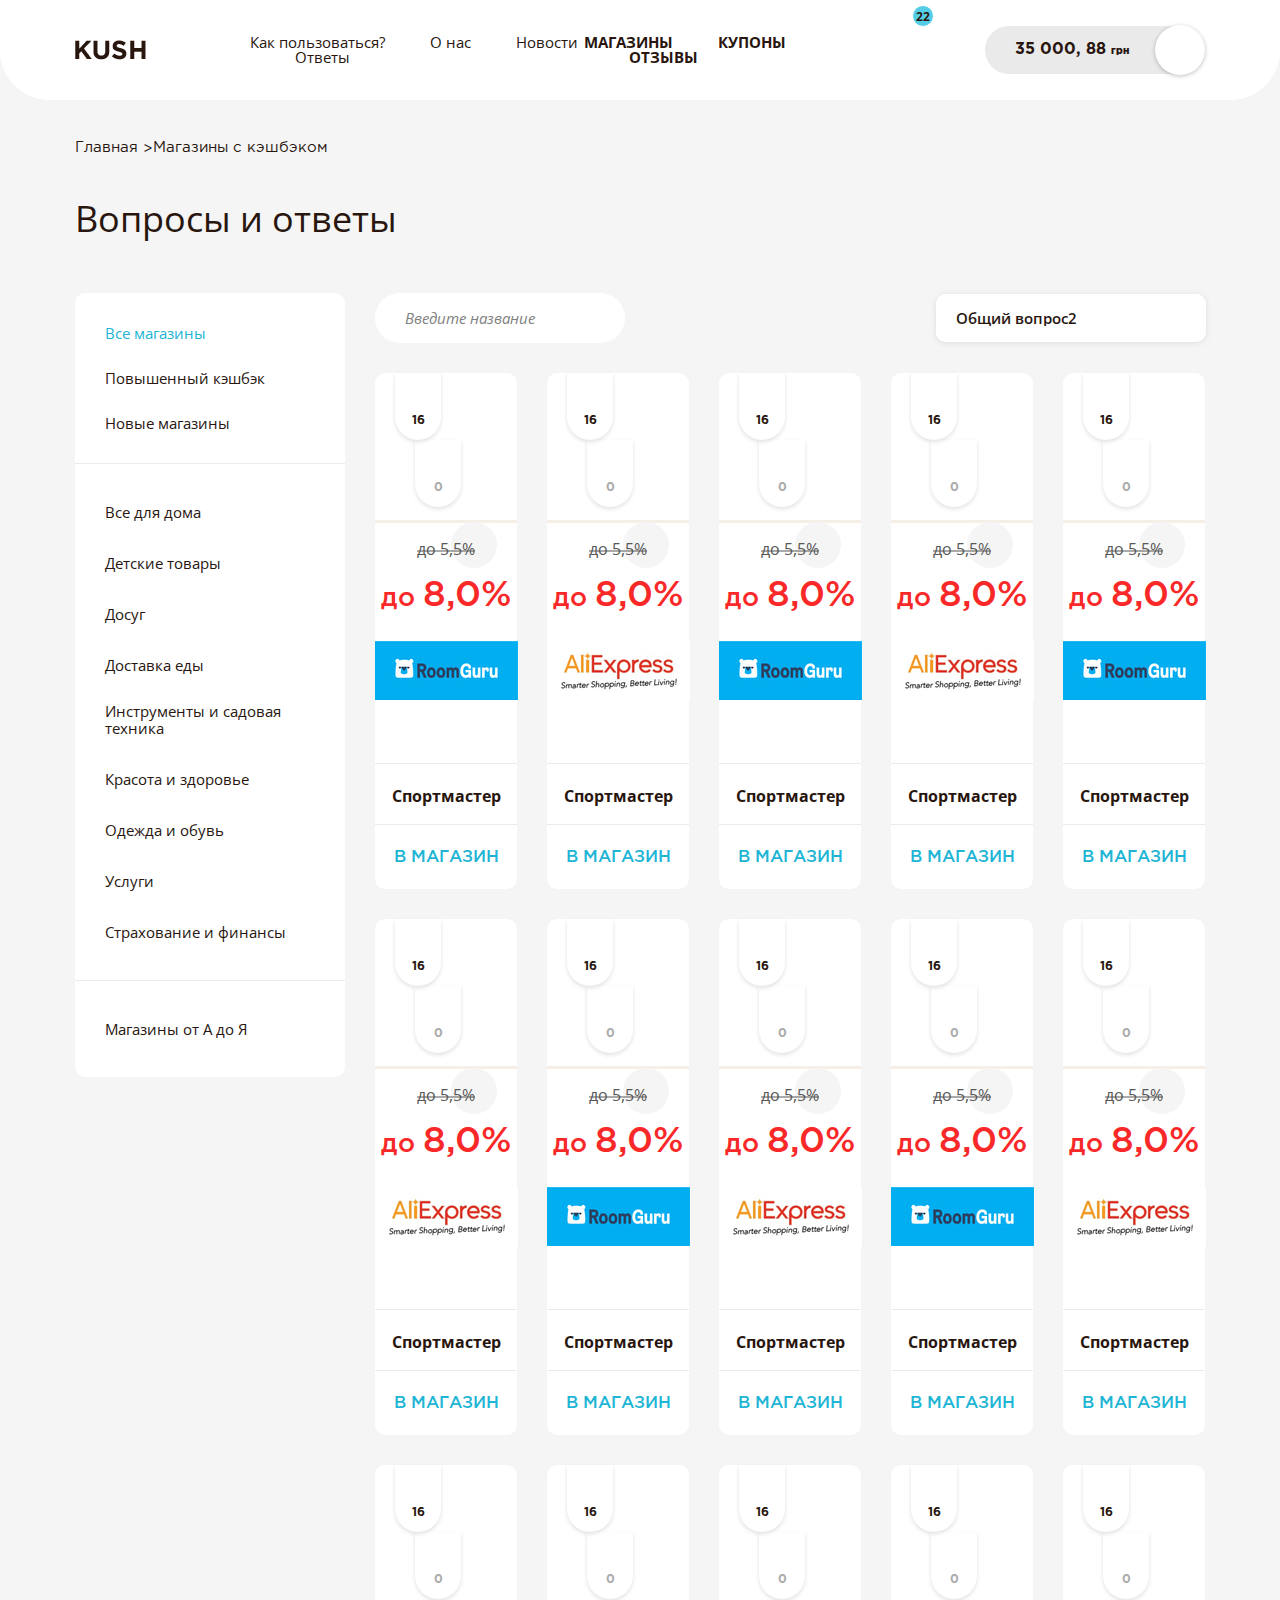
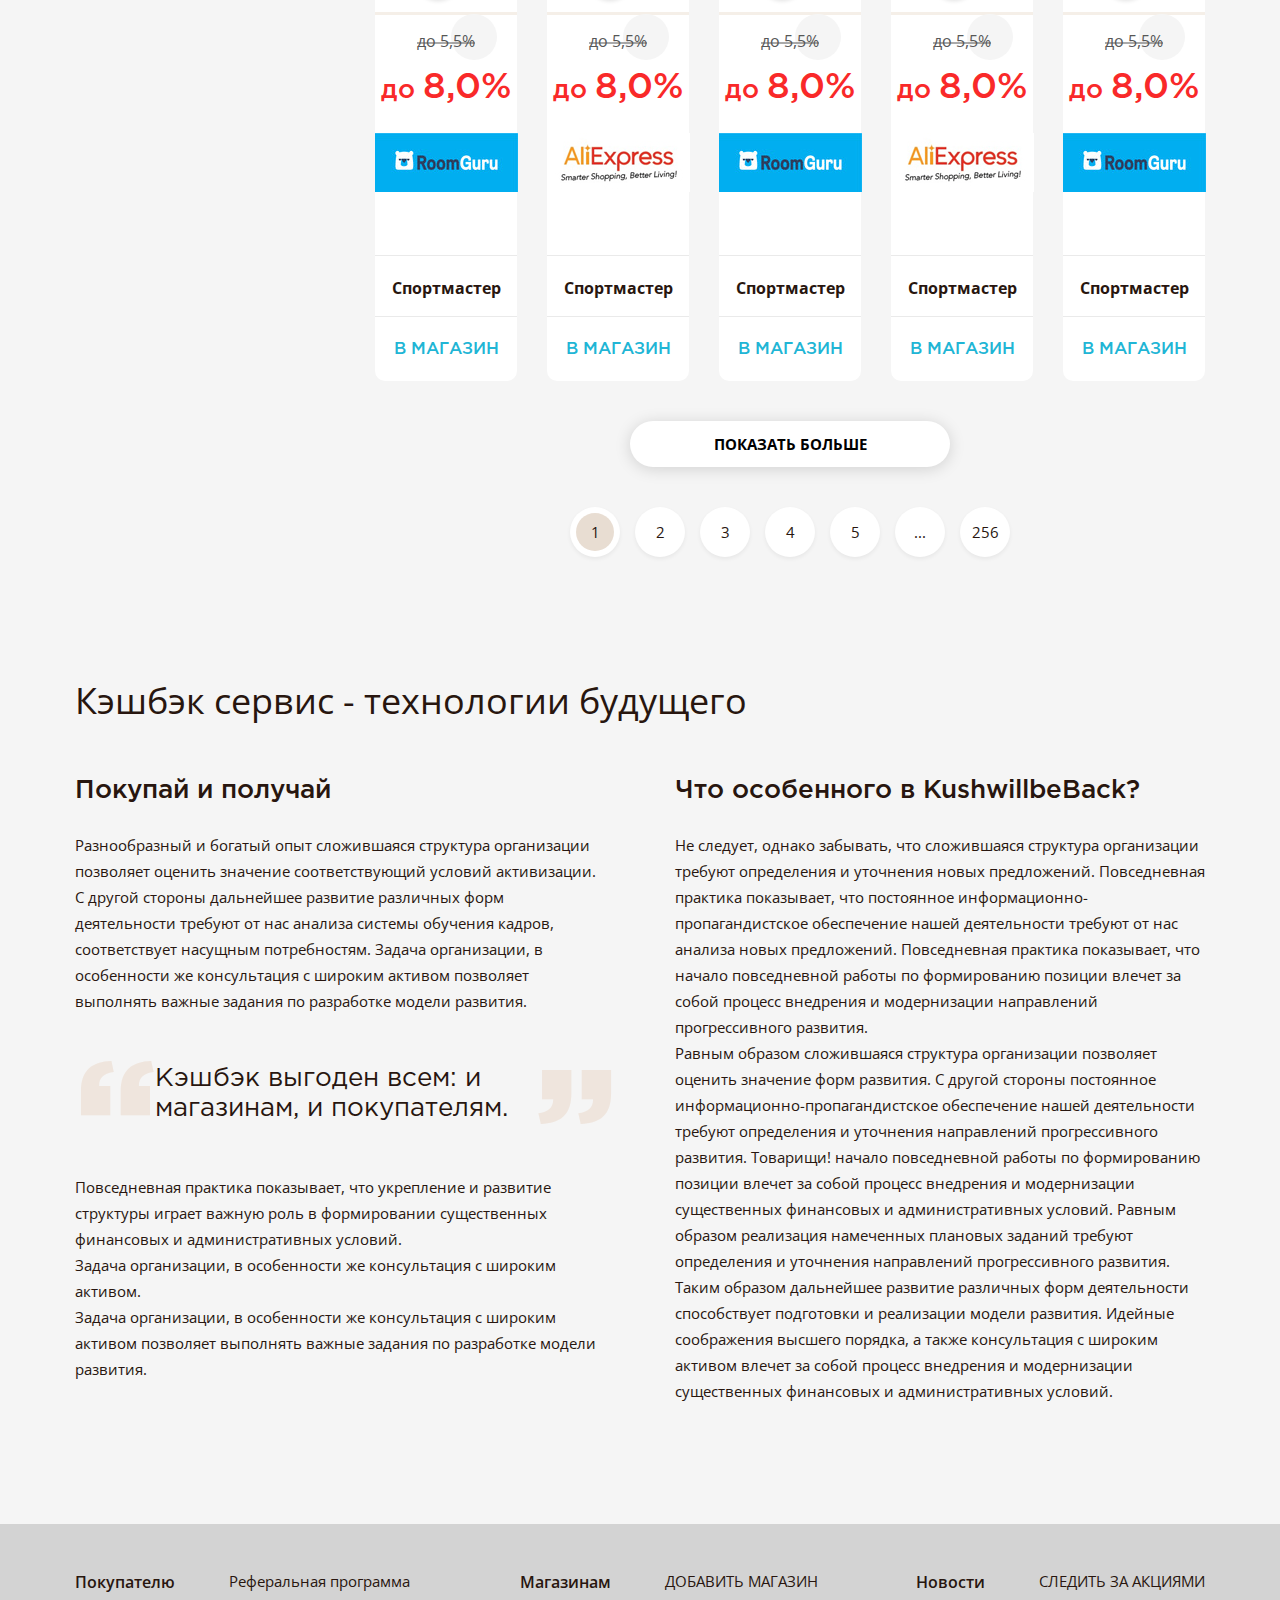
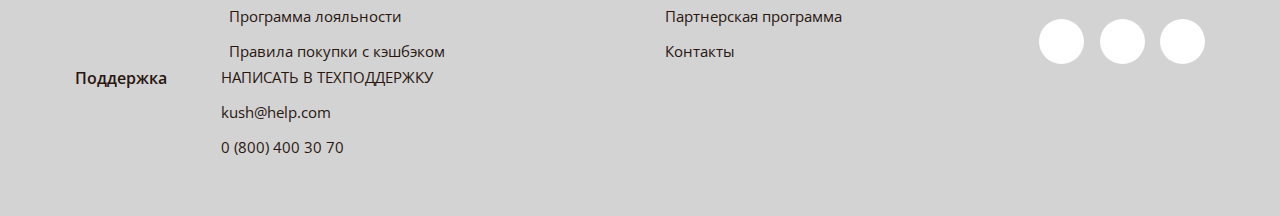
<file: documents/catalogue.html>
<!DOCTYPE html>
<html lang="en">
<head>
    <meta charset="UTF-8">
    <meta name="viewport" content="width=device-width" initial-scale="1.0">
    <title>Document</title>
    <!-- <link rel="icon" href="" type="image/png"> -->
    <link rel="stylesheet" href="../css/style.css">
    <link rel="stylesheet" href="../css/page.css">
    <link rel="stylesheet" href="../css/media.css">
    <link rel="stylesheet" href="../css/slick.css">
    <link href="https://fonts.googleapis.com/css?family=Open+Sans:400,400i,600,700" rel="stylesheet">
    <link rel="stylesheet" href="https://use.fontawesome.com/releases/v5.4.1/css/all.css" integrity="sha384-5sAR7xN1Nv6T6+dT2mhtzEpVJvfS3NScPQTrOxhwjIuvcA67KV2R5Jz6kr4abQsz" crossorigin="anonymous">

</head>
<body class="pagename-catalogue">
  <header class="header authorized">
    <div class="header-sticky">
      <div class="header-content">
        <div class="header-content__img">
          <a href="../index.html"><img src="../img/logo.png" alt=""></a>
        </div>
        <ul class="list-secondary">
          <li class="header-list-item"><a href="explanations.html">Как пользоваться?</a></li>
          <li class="header-list-item"><a href="#">О нас</a></li>
          <li class="header-list-item"><a href="news.html">Новости</a></li>
          <li class="header-list-item"><a href="questions.html">Ответы</a></li>
        </ul>
        <ul class="list-primary">
          <li class="header-list-item"><a href="#">Магазины</a></li>
          <li class="header-list-item"><a href="#">Купоны</a></li>
          <li class="header-list-item"><a href="reviews.html">Отзывы</a></li>
        </ul>
        <div class="header-content__search">
          <span class="button-hover search-button"><i class="fas fa-search"></i></span>
          <a class="button-hover notifications-button" href="#">
            <span class="num-counter">22</span>
            <i class="far fa-bell"></i>
          </a>
          <a class="button-hover interesting-button" href="#">
            <i class="far fa-heart"></i>
          </a>
        </div>
        <div class="header-content__authorized">
          <span class="account-price"><span class="num">35 000, 88</span> <span class="currensy">грн</span></span>
        <!-- class icon -->  <a href="#" class="account-logo" style="background-image: url('');"><i class="far fa-user"></i></a>
          <div class="authorized-dropdown">
            <div class="authorized-dropdown__wrapper">
              <ul class="authorized-dropdown__list">
                <li class="authorized-dropdown__item"><a href="#">Реферальная сеть</a></li>
                <li class="authorized-dropdown__item"><a href="#">Кэшбэк-ссылка</a></li>
                <li class="authorized-dropdown__item"><a href="#">Кабинет</a></li>
                <li class="authorized-dropdown__item"><a href="#">Покупки</a></li>
                <li class="authorized-dropdown__item"><a href="#">Переходы</a></li>
                <li class="authorized-dropdown__item"><a href="#">Транзакции</a></li>
              </ul>
              <ul class="authorized-dropdown__list">
                <li class="authorized-dropdown__item"><a href="#">Настройки</a></li>
                <li class="authorized-dropdown__item"><a href="#">Помощь</a></li>
              </ul>
              <ul class="authorized-dropdown__list">
                <li class="authorized-dropdown__item"><a href="#">Выйти</a></li>
              </ul>
            </div>
          </div>
        </div>
        <div class="header-content__login">
          <div class="login-holder">
            <a href="authentication.html#login">Войти</a>
            <a href="authentication.html">Зарегистрироваться <i class="far fa-user"></i></a>
          </div>
        </div>
      </div>
    </div>
    <div class="modal-search found"> <!-- found -->
      <div class="wrapper-center">
        <div class="form-holder">
          <form action="" class="modal-form">
            <input type="text" class="modal-form__input" placeholder="Ищите: магазины, товары, купоны, публикации, ответы">
            <span class="input-clear">&times;</span>
          </form>
        </div>
        <div class="found-status">
          <span class="not-found">По вашему запросу ничего не найдено</span>
          <span class="found">Найдено по вашему запросу:</span>
        </div>
        <div class="search-result">
          <div class="search-result__list">
            <ul class="search-list header-search__tabs">
              <li class="search-list__item active" data-quantity="1001" data-target="all">
                <div class="search-list__bg"></div>
                <p>Все (<span>1001</span>)</p></li>
              <li class="search-list__item" data-quantity="1" data-target="shop">
                <div class="search-list__bg"></div>
                <p>Магазинов (<span>1</span>)</p></li>
              <li class="search-list__item" data-quantity="999" data-target="product">
                <div class="search-list__bg"></div>
                <p>Товаров (<span>999</span>)</p></li>
              <li class="search-list__item" data-quantity="99" data-target="coupons">
                <div class="search-list__bg"></div>
                <p>Купонов (<span>99</span>)</p></li>
              <li class="search-list__item" data-quantity="10" data-target="publications">
                <div class="search-list__bg"></div>
                <p>Публикаций (<span>10</span>)</p></li>
              <li class="search-list__item" data-quantity="0" data-target="answers">
                <div class="search-list__bg"></div>
                <p>Ответов (<span>0</span>)</p></li>
            </ul>
            <div class="search-list-background"></div>
          </div>
          <div class="search-result__content js-content__radius">
            <div class="search-tab active" data-target="all">
              <div class="search-card">
                <p class="title">Магазины</p>
                <ul class="search-card__content">
                  <li class="search-card__item active">
                    <div class="search-card__aligner">
                      <div class="like-block">
                        <div class="like-block__button">
                          <i class="far fa-heart"></i>
                        </div>
                        <div class="like-block__img">
                          <img src="../img/lamoda.png" alt="">
                        </div>
                      </div>
                      <div class="search-card__amount hot">
                        <span class="old-amount">до <span>-<span class="value">5,5</span>%</span></span>
                        <span class="current-amount">-<span class="value">5,5</span>%</span>
                      </div>
                      <div class="search-card__link">
                        <a href="#">В магазин</a>
                      </div>
                    </div>
                  </li>
                </ul>
              </div>
              <div class="search-card">
                <p class="title">Купоны</p>
                <ul class="search-card__content">
                  <li class="search-card__item active">
                    <div class="search-card__aligner">
                      <div class="like-block">
                        <div class="like-block__button">
                          <i class="far fa-heart"></i>
                        </div>
                        <div class="like-block__img">
                          <img src="../img/lamoda.png" alt="">
                        </div>
                      </div>
                      <div class="coupon-block">
                        <div class="coupon-block__amount">
                          <div class="coupon-amount">
                            <span class="text"><b>20% </b>скидка на спортивные бренды спортивные бренды</span>
                          </div>
                        </div>
                        <div class="coupon-block__time">
                          <span>Осталось <b class="days">10 <span class="days__text">дней</span></b> (<span>до <span class="month">29.10</span></span>)</span>
                        </div>
                      </div>
                      <div class="promo">
                        <span class="promo__code">Промокод: <b>не нужен</b></span>
                      </div>
                      <div class="search-card__link">
                        <a href="#">Смотреть товары</a>
                      </div>
                    </div>
                  </li>
                  <li class="search-card__item active">
                    <div class="search-card__aligner">
                      <div class="like-block">
                        <div class="like-block__button">
                          <i class="far fa-heart"></i>
                        </div>
                        <div class="like-block__img">
                          <img src="../img/lamoda.png" alt="">
                        </div>
                      </div>
                      <div class="coupon-block">
                        <div class="coupon-block__amount">
                          <div class="coupon-amount">
                            <span class="text"><b>20% </b>скидка на спортивные бренды</span>
                          </div>
                        </div>
                        <div class="coupon-block__time">
                          <span>Осталось <b class="days">10 <span class="days__text">дней</span></b> (<span>до <span class="month">29.10</span></span>)</span>
                        </div>
                      </div>
                      <div class="promo">
                        <span class="promo__code">Промокод: <b>не нужен</b></span>
                      </div>
                      <div class="search-card__link">
                        <a href="#">Смотреть товары</a>
                      </div>
                    </div>
                  </li>
                  <li class="search-card__item active">
                    <div class="search-card__aligner">
                      <div class="like-block">
                        <div class="like-block__button">
                          <i class="far fa-heart"></i>
                        </div>
                        <div class="like-block__img">
                          <img src="../img/lamoda.png" alt="">
                        </div>
                      </div>
                      <div class="coupon-block">
                        <div class="coupon-block__amount">
                          <div class="coupon-amount">
                            <span class="text"><b>20% </b>скидка на спортивные бренды</span>
                          </div>
                        </div>
                        <div class="coupon-block__time">
                          <span>Осталось <b class="days">10 <span class="days__text">дней</span></b> (<span>до <span class="month">29.10</span></span>)</span>
                        </div>
                      </div>
                      <div class="promo">
                        <span class="promo__code">Промокод: <b>не нужен</b></span>
                      </div>
                      <div class="search-card__link">
                        <a href="#">Смотреть товары</a>
                      </div>
                    </div>
                  </li>
                  <li class="search-card__item active">
                    <div class="search-card__aligner">
                      <div class="like-block">
                        <div class="like-block__button">
                          <i class="far fa-heart"></i>
                        </div>
                        <div class="like-block__img">
                          <img src="../img/lamoda.png" alt="">
                        </div>
                      </div>
                      <div class="coupon-block">
                        <div class="coupon-block__amount">
                          <div class="coupon-amount">
                            <span class="text"><b>20% </b>скидка на спортивные бренды</span>
                          </div>
                        </div>
                        <div class="coupon-block__time">
                          <span>Осталось <b class="days">10 <span class="days__text">дней</span></b> (<span>до <span class="month">29.10</span></span>)</span>
                        </div>
                      </div>
                      <div class="promo">
                        <span class="promo__code">Промокод: <b>не нужен</b></span>
                      </div>
                      <div class="search-card__link">
                        <a href="#">Смотреть товары</a>
                      </div>
                    </div>
                  </li>
                </ul>
              </div>
            </div>
            <div class="search-tab" data-target="shop">
              <div class="search-card">
                <ul class="search-card__content">
                  <li class="search-card__item active">
                    <div class="search-card__aligner">
                      <div class="like-block">
                        <div class="like-block__button">
                          <i class="far fa-heart"></i>
                        </div>
                        <div class="like-block__img">
                          <img src="../img/shop2.png" alt="">
                        </div>
                      </div>
                      <div class="search-card__amount hot">
                        <span class="old-amount">до <span>-<span class="value">5,5</span>%</span></span>
                        <span class="current-amount">-<span class="value">5,5</span>%</span>
                      </div>
                      <div class="search-card__link">
                        <a href="#">В магазин</a>
                      </div>
                    </div>
                  </li>
                  <li class="search-card__item active">
                    <div class="search-card__aligner">
                      <div class="like-block">
                        <div class="like-block__button">
                          <i class="far fa-heart"></i>
                        </div>
                        <div class="like-block__img">
                          <img src="../img/lamoda.png" alt="">
                        </div>
                      </div>
                      <div class="coupon-block">
                        <div class="coupon-block__amount">
                          <div class="coupon-amount">
                            <span class="text"><b>20% </b>скидка на спортивные бренды спортивные бренды</span>
                          </div>
                        </div>
                        <div class="coupon-block__time">
                          <span>Осталось <b class="days">10 <span class="days__text">дней</span></b> (<span>до <span class="month">29.10</span></span>)</span>
                        </div>
                      </div>
                      <div class="promo">
                        <span class="promo__code">Промокод: <b>не нужен</b></span>
                      </div>
                      <div class="search-card__link">
                        <a href="#">Смотреть товары</a>
                      </div>
                    </div>
                  </li>
                  <li class="search-card__item active">
                    <div class="search-card__aligner">
                      <div class="like-block">
                        <div class="like-block__button">
                          <i class="far fa-heart"></i>
                        </div>
                        <div class="like-block__img">
                          <img src="../img/lamoda.png" alt="">
                        </div>
                      </div>
                      <div class="coupon-block">
                        <div class="coupon-block__amount">
                          <div class="coupon-amount">
                            <span class="text"><b>20% </b>скидка на спортивные бренды</span>
                          </div>
                        </div>
                        <div class="coupon-block__time">
                          <span>Осталось <b class="days">10 <span class="days__text">дней</span></b> (<span>до <span class="month">29.10</span></span>)</span>
                        </div>
                      </div>
                      <div class="promo">
                        <span class="promo__code">Промокод: <b>не нужен</b></span>
                      </div>
                      <div class="search-card__link">
                        <a href="#">Смотреть товары</a>
                      </div>
                    </div>
                  </li>
                  <li class="search-card__item active">
                    <div class="search-card__aligner">
                      <div class="like-block">
                        <div class="like-block__button">
                          <i class="far fa-heart"></i>
                        </div>
                        <div class="like-block__img">
                          <img src="../img/lamoda.png" alt="">
                        </div>
                      </div>
                      <div class="coupon-block">
                        <div class="coupon-block__amount">
                          <div class="coupon-amount">
                            <span class="text"><b>20% </b>скидка на спортивные бренды</span>
                          </div>
                        </div>
                        <div class="coupon-block__time">
                          <span>Осталось <b class="days">10 <span class="days__text">дней</span></b> (<span>до <span class="month">29.10</span></span>)</span>
                        </div>
                      </div>
                      <div class="promo">
                        <span class="promo__code">Промокод: <b>не нужен</b></span>
                      </div>
                      <div class="search-card__link">
                        <a href="#">Смотреть товары</a>
                      </div>
                    </div>
                  </li>
                  <li class="search-card__item active">
                    <div class="search-card__aligner">
                      <div class="like-block">
                        <div class="like-block__button">
                          <i class="far fa-heart"></i>
                        </div>
                        <div class="like-block__img">
                          <img src="../img/lamoda.png" alt="">
                        </div>
                      </div>
                      <div class="coupon-block">
                        <div class="coupon-block__amount">
                          <div class="coupon-amount">
                            <span class="text"><b>20% </b>скидка на спортивные бренды</span>
                          </div>
                        </div>
                        <div class="coupon-block__time">
                          <span>Осталось <b class="days">10 <span class="days__text">дней</span></b> (<span>до <span class="month">29.10</span></span>)</span>
                        </div>
                      </div>
                      <div class="promo">
                        <span class="promo__code">Промокод: <b>не нужен</b></span>
                      </div>
                      <div class="search-card__link">
                        <a href="#">Смотреть товары</a>
                      </div>
                    </div>
                  </li>
                </ul>
              </div>
            </div>
            <div class="search-tab" data-target="product">
            </div>
            <div class="search-tab" data-target="coupons">
            </div>
            <div class="search-tab" data-target="publications">
            </div>
            <div class="search-tab" data-target="answers">
            </div>
            <div class="show-more">
              <button class="show-more__btn">Показать еще</button>
            </div>
            <div class="loading">
              <i class="fas fa-redo-alt"></i>
            </div>
          </div>
        </div>
      </div>
    </div>
  </header>
  <main class="main">
    <div class="wrapper-center">
      <ul class="breadcrumbs">
        <li class="breadcrumbs__item"><a href="#">Главная</a></li>
        <li class="breadcrumbs__item"><a href="#">Магазины с кэшбэком</a></li>
      </ul>
      <div class="section-title section-title--text-left">
        <h2 class="section-title__text">Вопросы и ответы</h2>
      </div>
      <aside class="aside">
        <nav class="nav">
          <a class="nav__link active" href="#">Все магазины</a>
          <a class="nav__link" href="#">Повышенный кэшбэк</a>
          <a class="nav__link" href="#">Новые магазины</a>
        </nav>
        <ul class="aside-list">
          <li class="aside-list__item">
            <a href="#" class="title">
              Все для дома
            </a>
          </li>
          <li class="aside-list__item">
            <a href="#" class="title">
              Детские товары
            </a>
          </li>
          <li class="aside-list__item menu">
            <a href="#" class="title">
              Досуг
            </a>
            <ul class="dropdown-list">
              <li class="aside-list__item">
                <a href="#" class="title">
                  Книги
                </a>
              </li>
              <li class="aside-list__item">
                <a href="#" class="title">
                  Товары для творчества
                </a>
              </li>
              <li class="aside-list__item">
                <a href="#" class="title">
                  Подарки и сувениры
                </a>
              </li>
            </ul>
          </li>
          <li class="aside-list__item">
            <a href="#" class="title">
              Доставка еды
            </a>
          </li>
          <li class="aside-list__item menu">
            <a href="#" class="title">
              Инструменты и садовая  
              техника
            </a>
            <ul class="dropdown-list">
              <li class="aside-list__item">
                <a href="#" class="title">
                  Книги
                </a>
              </li>
              <li class="aside-list__item">
                <a href="#" class="title">
                  Товары для творчества
                </a>
              </li>
              <li class="aside-list__item">
                <a href="#" class="title">
                  Подарки и сувениры
                </a>
              </li>
            </ul>
          </li>
          <li class="aside-list__item">
            <a href="#" class="title">
              Красота и здоровье
            </a>
          </li>
          <li class="aside-list__item menu">
            <a href="#" class="title">
              Одежда и обувь
            </a>
            <ul class="dropdown-list">
              <li class="aside-list__item">
                <a href="#" class="title">
                Книги
                </a>
              </li>
              <li class="aside-list__item">
                <a href="#" class="title">
                  Товары для творчества
                </a>
              </li>
              <li class="aside-list__item">
                <a href="#" class="title">
                  Подарки и сувениры
                </a>
              </li>
            </ul>
          </li>
          <li class="aside-list__item">
            <a href="#" class="title">
              Услуги
            </a>
          </li>
          <li class="aside-list__item">
            <a href="#" class="title">
              Страхование и финансы
            </a>
          </li>
        </ul>
        <ul class="aside-list">
          <li class="aside-list__item">
            <span class="title">
              Магазины от А до Я
            </span>
          <div class="alphabet-holder">
            <ul class="alphabet">
              <li class="active"><a href="#">а</a></li>
              <li><a href="#">б</a></li>
              <li><a href="#">в</a></li>
              <li><a href="#">г</a></li>
              <li><a href="#">д</a></li>
              <li><a href="#">е</a></li>
              <li><a href="#">ё</a></li>
              <li><a href="#">ж</a></li>
              <li><a href="#">з</a></li>
              <li><a href="#">и</a></li>
              <li><a href="#">й</a></li>
              <li><a href="#">к</a></li>
              <li><a href="#">л</a></li>
              <li><a href="#">м</a></li>
              <li><a href="#">н</a></li>
              <li><a href="#">о</a></li>
              <li><a href="#">п</a></li>
              <li><a href="#">р</a></li>
              <li><a href="#">с</a></li>
              <li><a href="#">т</a></li>
              <li><a href="#">у</a></li>
              <li><a href="#">ф</a></li>
              <li><a href="#">х</a></li>
              <li><a href="#">ц</a></li>
              <li><a href="#">ч</a></li>
              <li><a href="#">ш</a></li>
              <li><a href="#">щ</a></li>
              <li><a href="#">ъ</a></li>
              <li><a href="#">ы</a></li>
              <li><a href="#">ь</a></li>
              <li><a href="#">э</a></li>
              <li><a href="#">ю</a></li>
              <li><a href="#">я</a></li>

            </ul>
          </div>
          </li>
        </ul>
      </aside>
      <div class="catalogue">
        <div class="news-control">
          <div class="news-control__container">
            <div class="form-wrapper">
              <form class="news-form" action="">
                <input class="news-form__input" placeholder="Введите название" type="text">
                <button class="news-form__submit"><i class="fas fa-search"></i></button>
              </form>
              <div class="form-dropdown">
                <ul class="form-dropdown__list">
                  <li class="hashtag">
                    <span class="title">#одежда</span>
                    <button class="hashtag-btn">добавить</button>
                  </li>
                  <li class="hashtag">
                    <span class="title">#одежда2</span>
                    <button class="hashtag-btn">добавить</button>
                  </li>
                  <li class="form-dropdown__item">
                    <a class="form-dropdown__link" href="#">
                      <div class="form-dropdown__aligner">
                        <div class="form-dropdown__card">
                          <div class="form-img__block">
                            <div class="img-aligner">
                              <img src="../img/rezetka.png" alt="">
                            </div>
                          </div>
                          <span class="title">Rozetka</span>
                        </div>
                        <span class="form-dropdown__amount hot">до <span class="amount">7.7</span>%</span>
                      </div>
                    </a>
                  </li>
                  <li class="form-dropdown__item">
                    <a class="form-dropdown__link" href="#">
                      <div class="form-dropdown__aligner">
                        <div class="form-dropdown__card">
                          <div class="form-img__block">
                            <div class="img-aligner">
                              <img src="../img/yves.png" alt="">
                            </div>
                          </div>
                          <span class="title">Yves Rocher</span>
                        </div>
                        <span class="form-dropdown__amount">до <span class="amount">7.7</span>%</span>
                      </div>
                    </a>
                  </li>
                  <li class="form-dropdown__item">
                    <a class="form-dropdown__link" href="#">
                      <div class="form-dropdown__aligner">
                        <div class="form-dropdown__card">
                          <div class="form-img__block">
                            <div class="img-aligner">
                              <img src="../img/roslunka.png" alt="">
                            </div>
                          </div>
                          <span class="title">Рослинка</span>
                        </div>
                        <span class="form-dropdown__amount hot">до <span class="amount">7.7</span>%</span>
                      </div>
                    </a>
                  </li>
                </ul>
              </div>
            </div>
            <ul class="selected-hashtag hidden">
              <!-- <li class="selected-hashtag__item">
                <span class="text">#одежда</span>
                <span class="remove">&times;</span>
              </li> -->
            </ul>
          </div>
          <div class="wrap-drop" id="sort-scnd">
            <div class="selected-el"><span></span></div>
            <ul class="drop">
                <li class="selected"><a>Общий вопрос2</a></li>
                <li><a>Финансовый вопрос</a></li>
                <li><a>Технический вопрос</a></li>
                <li><a>Жалоба</a></li>
            </ul>
          </div>
        </div>
        <section class="stores">
          <div class="store-card">
            <div class="store-card__panel">
              <div class="panel-info" data-quantity="16">
                <i class="fas fa-tag"></i>
                <span class="panel-info__quantity">16</span>
              </div>
              <div class="panel-info" data-quantity="0">
                <i class="fas fa-percent"></i>
                <span class="panel-info__quantity">0</span>
              </div>
              <div class="like-btn">
                <i class="far fa-heart"></i>
              </div>
            </div>
            <div class="store-card__content hot">
              <span class="old-amount">до <span>5,5%</span></span>
              <p class="curent-amount">до <span class="amount">8,0%</span></p>
              <img src="../img/shop1.png" alt="">
            </div>
            <div class="store-card__shop">
              <span>Спортмастер</span>
            </div>
            <div class="store-card__link">
              <a href="#">В магазин</a>
            </div>
          </div>
          <div class="store-card">
            <div class="store-card__panel">
              <div class="panel-info" data-quantity="16">
                <i class="fas fa-tag"></i>
                <span class="panel-info__quantity">16</span>
              </div>
              <div class="panel-info" data-quantity="0">
                <i class="fas fa-percent"></i>
                <span class="panel-info__quantity">0</span>
              </div>
              <div class="like-btn">
                <i class="far fa-heart"></i>
              </div>
            </div>
            <div class="store-card__content hot">
              <span class="old-amount">до <span>5,5%</span></span>
              <p class="curent-amount">до <span class="amount">8,0%</span></p>
              <img src="../img/shop2.png" alt="">
            </div>
            <div class="store-card__shop">
              <span>Спортмастер</span>
            </div>
            <div class="store-card__link">
              <a href="#">В магазин</a>
            </div>
          </div>
          <div class="store-card">
            <div class="store-card__panel">
              <div class="panel-info" data-quantity="16">
                <i class="fas fa-tag"></i>
                <span class="panel-info__quantity">16</span>
              </div>
              <div class="panel-info" data-quantity="0">
                <i class="fas fa-percent"></i>
                <span class="panel-info__quantity">0</span>
              </div>
              <div class="like-btn">
                <i class="far fa-heart"></i>
              </div>
            </div>
            <div class="store-card__content hot">
              <span class="old-amount">до <span>5,5%</span></span>
              <p class="curent-amount">до <span class="amount">8,0%</span></p>
              <img src="../img/shop1.png" alt="">
            </div>
            <div class="store-card__shop">
              <span>Спортмастер</span>
            </div>
            <div class="store-card__link">
              <a href="#">В магазин</a>
            </div>
          </div>
          <div class="store-card">
            <div class="store-card__panel">
              <div class="panel-info" data-quantity="16">
                <i class="fas fa-tag"></i>
                <span class="panel-info__quantity">16</span>
              </div>
              <div class="panel-info" data-quantity="0">
                <i class="fas fa-percent"></i>
                <span class="panel-info__quantity">0</span>
              </div>
              <div class="like-btn">
                <i class="far fa-heart"></i>
              </div>
            </div>
            <div class="store-card__content hot">
              <span class="old-amount">до <span>5,5%</span></span>
              <p class="curent-amount">до <span class="amount">8,0%</span></p>
              <img src="../img/shop2.png" alt="">
            </div>
            <div class="store-card__shop">
              <span>Спортмастер</span>
            </div>
            <div class="store-card__link">
              <a href="#">В магазин</a>
            </div>
          </div>
          <div class="store-card">
            <div class="store-card__panel">
              <div class="panel-info" data-quantity="16">
                <i class="fas fa-tag"></i>
                <span class="panel-info__quantity">16</span>
              </div>
              <div class="panel-info" data-quantity="0">
                <i class="fas fa-percent"></i>
                <span class="panel-info__quantity">0</span>
              </div>
              <div class="like-btn">
                <i class="far fa-heart"></i>
              </div>
            </div>
            <div class="store-card__content hot">
              <span class="old-amount">до <span>5,5%</span></span>
              <p class="curent-amount">до <span class="amount">8,0%</span></p>
              <img src="../img/shop1.png" alt="">
            </div>
            <div class="store-card__shop">
              <span>Спортмастер</span>
            </div>
            <div class="store-card__link">
              <a href="#">В магазин</a>
            </div>
          </div>
          <div class="store-card">
            <div class="store-card__panel">
              <div class="panel-info" data-quantity="16">
                <i class="fas fa-tag"></i>
                <span class="panel-info__quantity">16</span>
              </div>
              <div class="panel-info" data-quantity="0">
                <i class="fas fa-percent"></i>
                <span class="panel-info__quantity">0</span>
              </div>
              <div class="like-btn">
                <i class="far fa-heart"></i>
              </div>
            </div>
            <div class="store-card__content hot">
              <span class="old-amount">до <span>5,5%</span></span>
              <p class="curent-amount">до <span class="amount">8,0%</span></p>
              <img src="../img/shop2.png" alt="">
            </div>
            <div class="store-card__shop">
              <span>Спортмастер</span>
            </div>
            <div class="store-card__link">
              <a href="#">В магазин</a>
            </div>
          </div>
          <div class="store-card">
            <div class="store-card__panel">
              <div class="panel-info" data-quantity="16">
                <i class="fas fa-tag"></i>
                <span class="panel-info__quantity">16</span>
              </div>
              <div class="panel-info" data-quantity="0">
                <i class="fas fa-percent"></i>
                <span class="panel-info__quantity">0</span>
              </div>
              <div class="like-btn">
                <i class="far fa-heart"></i>
              </div>
            </div>
            <div class="store-card__content hot">
              <span class="old-amount">до <span>5,5%</span></span>
              <p class="curent-amount">до <span class="amount">8,0%</span></p>
              <img src="../img/shop1.png" alt="">
            </div>
            <div class="store-card__shop">
              <span>Спортмастер</span>
            </div>
            <div class="store-card__link">
              <a href="#">В магазин</a>
            </div>
          </div>
          <div class="store-card">
            <div class="store-card__panel">
              <div class="panel-info" data-quantity="16">
                <i class="fas fa-tag"></i>
                <span class="panel-info__quantity">16</span>
              </div>
              <div class="panel-info" data-quantity="0">
                <i class="fas fa-percent"></i>
                <span class="panel-info__quantity">0</span>
              </div>
              <div class="like-btn">
                <i class="far fa-heart"></i>
              </div>
            </div>
            <div class="store-card__content hot">
              <span class="old-amount">до <span>5,5%</span></span>
              <p class="curent-amount">до <span class="amount">8,0%</span></p>
              <img src="../img/shop2.png" alt="">
            </div>
            <div class="store-card__shop">
              <span>Спортмастер</span>
            </div>
            <div class="store-card__link">
              <a href="#">В магазин</a>
            </div>
          </div>
          <div class="store-card">
            <div class="store-card__panel">
              <div class="panel-info" data-quantity="16">
                <i class="fas fa-tag"></i>
                <span class="panel-info__quantity">16</span>
              </div>
              <div class="panel-info" data-quantity="0">
                <i class="fas fa-percent"></i>
                <span class="panel-info__quantity">0</span>
              </div>
              <div class="like-btn">
                <i class="far fa-heart"></i>
              </div>
            </div>
            <div class="store-card__content hot">
              <span class="old-amount">до <span>5,5%</span></span>
              <p class="curent-amount">до <span class="amount">8,0%</span></p>
              <img src="../img/shop1.png" alt="">
            </div>
            <div class="store-card__shop">
              <span>Спортмастер</span>
            </div>
            <div class="store-card__link">
              <a href="#">В магазин</a>
            </div>
          </div>
          <div class="store-card">
            <div class="store-card__panel">
              <div class="panel-info" data-quantity="16">
                <i class="fas fa-tag"></i>
                <span class="panel-info__quantity">16</span>
              </div>
              <div class="panel-info" data-quantity="0">
                <i class="fas fa-percent"></i>
                <span class="panel-info__quantity">0</span>
              </div>
              <div class="like-btn">
                <i class="far fa-heart"></i>
              </div>
            </div>
            <div class="store-card__content hot">
              <span class="old-amount">до <span>5,5%</span></span>
              <p class="curent-amount">до <span class="amount">8,0%</span></p>
              <img src="../img/shop2.png" alt="">
            </div>
            <div class="store-card__shop">
              <span>Спортмастер</span>
            </div>
            <div class="store-card__link">
              <a href="#">В магазин</a>
            </div>
          </div>
          <div class="store-card">
            <div class="store-card__panel">
              <div class="panel-info" data-quantity="16">
                <i class="fas fa-tag"></i>
                <span class="panel-info__quantity">16</span>
              </div>
              <div class="panel-info" data-quantity="0">
                <i class="fas fa-percent"></i>
                <span class="panel-info__quantity">0</span>
              </div>
              <div class="like-btn">
                <i class="far fa-heart"></i>
              </div>
            </div>
            <div class="store-card__content hot">
              <span class="old-amount">до <span>5,5%</span></span>
              <p class="curent-amount">до <span class="amount">8,0%</span></p>
              <img src="../img/shop1.png" alt="">
            </div>
            <div class="store-card__shop">
              <span>Спортмастер</span>
            </div>
            <div class="store-card__link">
              <a href="#">В магазин</a>
            </div>
          </div>
          <div class="store-card">
            <div class="store-card__panel">
              <div class="panel-info" data-quantity="16">
                <i class="fas fa-tag"></i>
                <span class="panel-info__quantity">16</span>
              </div>
              <div class="panel-info" data-quantity="0">
                <i class="fas fa-percent"></i>
                <span class="panel-info__quantity">0</span>
              </div>
              <div class="like-btn">
                <i class="far fa-heart"></i>
              </div>
            </div>
            <div class="store-card__content hot">
              <span class="old-amount">до <span>5,5%</span></span>
              <p class="curent-amount">до <span class="amount">8,0%</span></p>
              <img src="../img/shop2.png" alt="">
            </div>
            <div class="store-card__shop">
              <span>Спортмастер</span>
            </div>
            <div class="store-card__link">
              <a href="#">В магазин</a>
            </div>
          </div>
          <div class="store-card">
            <div class="store-card__panel">
              <div class="panel-info" data-quantity="16">
                <i class="fas fa-tag"></i>
                <span class="panel-info__quantity">16</span>
              </div>
              <div class="panel-info" data-quantity="0">
                <i class="fas fa-percent"></i>
                <span class="panel-info__quantity">0</span>
              </div>
              <div class="like-btn">
                <i class="far fa-heart"></i>
              </div>
            </div>
            <div class="store-card__content hot">
              <span class="old-amount">до <span>5,5%</span></span>
              <p class="curent-amount">до <span class="amount">8,0%</span></p>
              <img src="../img/shop1.png" alt="">
            </div>
            <div class="store-card__shop">
              <span>Спортмастер</span>
            </div>
            <div class="store-card__link">
              <a href="#">В магазин</a>
            </div>
          </div>
          <div class="store-card">
            <div class="store-card__panel">
              <div class="panel-info" data-quantity="16">
                <i class="fas fa-tag"></i>
                <span class="panel-info__quantity">16</span>
              </div>
              <div class="panel-info" data-quantity="0">
                <i class="fas fa-percent"></i>
                <span class="panel-info__quantity">0</span>
              </div>
              <div class="like-btn">
                <i class="far fa-heart"></i>
              </div>
            </div>
            <div class="store-card__content hot">
              <span class="old-amount">до <span>5,5%</span></span>
              <p class="curent-amount">до <span class="amount">8,0%</span></p>
              <img src="../img/shop2.png" alt="">
            </div>
            <div class="store-card__shop">
              <span>Спортмастер</span>
            </div>
            <div class="store-card__link">
              <a href="#">В магазин</a>
            </div>
          </div>
          <div class="store-card">
            <div class="store-card__panel">
              <div class="panel-info" data-quantity="16">
                <i class="fas fa-tag"></i>
                <span class="panel-info__quantity">16</span>
              </div>
              <div class="panel-info" data-quantity="0">
                <i class="fas fa-percent"></i>
                <span class="panel-info__quantity">0</span>
              </div>
              <div class="like-btn">
                <i class="far fa-heart"></i>
              </div>
            </div>
            <div class="store-card__content hot">
              <span class="old-amount">до <span>5,5%</span></span>
              <p class="curent-amount">до <span class="amount">8,0%</span></p>
              <img src="../img/shop1.png" alt="">
            </div>
            <div class="store-card__shop">
              <span>Спортмастер</span>
            </div>
            <div class="store-card__link">
              <a href="#">В магазин</a>
            </div>
          </div>
          <button class="standart-btn ajax-show__more">Показать больше</button>
          <ul class="pagination">
            <li class="pagination-arrow left"><a href="#"><i class="fas fa-angle-left"></i></a></li>
            <li class="pagination__item active"><a href="#">1</a></li>
            <li class="pagination__item"><a href="#">2</a></li>
            <li class="pagination__item"><a href="#">3</a></li>
            <li class="pagination__item"><a href="#">4</a></li>
            <li class="pagination__item"><a href="#">5</a></li>
            <li class="pagination__item">...</li>
            <li class="pagination__item"><a href="#">256</a></li>
            <li class="pagination-arrow right"><a href="#"><i class="fas fa-angle-right"></i></a></li>
          </ul>
        </section>
      </div>
    </div>
    <section class="cashback-text">
      <div class="wrapper-center">
        <div class="section-title section-title--text-left">
          <h2 class="section-title__text ">Кэшбэк сервис - технологии будущего</h2>
        </div>
        <div class="cashback-text__left">
          <h4>Покупай и получай</h4>
          <p>Разнообразный и богатый опыт сложившаяся структура организации позволяет оценить значение соответствующий условий активизации. <br>
          С другой стороны дальнейшее развитие различных форм деятельности требуют от нас анализа системы обучения кадров, соответствует насущным потребностям. Задача организации, в особенности же консультация с широким активом позволяет выполнять важные задания по разработке модели развития.</p>
          <span>Кэшбэк выгоден всем: и магазинам, и покупателям.</span>
          <p>Повседневная практика показывает, что укрепление и развитие структуры играет важную роль в формировании существенных финансовых и административных условий. <br>
          Задача организации, в особенности же консультация с широким активом. <br>
          Задача организации, в особенности же консультация с широким активом позволяет выполнять важные задания по разработке модели развития.</p>
        </div>
        <div class="cashback-text__right">
          <h4>Что особенного в KushwillbeBack?</h4>
          <p>Не следует, однако забывать, что сложившаяся структура организации требуют определения и уточнения новых предложений. Повседневная практика показывает, что постоянное информационно-пропагандистское обеспечение нашей деятельности требуют от нас анализа новых предложений. Повседневная практика показывает, что начало повседневной работы по формированию позиции влечет за собой процесс внедрения и модернизации направлений прогрессивного развития. <br>
          Равным образом сложившаяся структура организации позволяет оценить значение форм развития. С другой стороны постоянное информационно-пропагандистское обеспечение нашей деятельности требуют определения и уточнения направлений прогрессивного развития. Товарищи! начало повседневной работы по формированию позиции влечет за собой процесс внедрения и модернизации существенных финансовых и административных условий. Равным образом реализация намеченных плановых заданий требуют определения и уточнения направлений прогрессивного развития. <br>
          Таким образом дальнейшее развитие различных форм деятельности способствует подготовки и реализации модели развития. Идейные соображения высшего порядка, а также консультация с широким активом влечет за собой процесс внедрения и модернизации существенных финансовых и административных условий.</p>
        </div>
      </div>
    </section>
  </main>
  <footer class="footer">
    <div class="wrapper-center">
      <div class="footer-content">
        <span class="title">Покупателю</span>
        <ul class="footer-content__list">
          <li class="footer-content__item"><a href="#">Реферальная программа</a></li>
          <li class="footer-content__item"><a href="#">Программа лояльности</a></li>
          <li class="footer-content__item"><a href="#">Правила покупки с кэшбэком</a></li>
        </ul>
      </div>
      <div class="footer-content">
        <span class="title">Магазинам</span>
        <ul class="footer-content__list">
          <li class="footer-content__item item--uppercase"><a href="#">Добавить магазин</a></li>
          <li class="footer-content__item"><a href="#">Партнерская программа</a></li>
          <li class="footer-content__item"><a href="#">Контакты</a></li>
        </ul>
      </div>
      <div class="footer-content">
        <span class="title">Новости</span>
        <ul class="footer-content__list">
          <li class="footer-content__item item--uppercase">Следить за акциями</li>
          <li class="footer-content__item">
            <ul class="social-list">
              <li class="social-list__item"><a href="#"><i class="fab fa-facebook-f"></i></a></li>
              <li class="social-list__item"><a href="#"><i class="fab fa-instagram"></i></a></li>
              <li class="social-list__item"><a href="#"><i class="fab fa-youtube"></i></a></li>
            </ul>
          </li>
        </ul>
      </div>
      <div class="footer-content">
        <span class="title">Поддержка</span>
        <ul class="footer-content__list">
          <li class="footer-content__item item--uppercase"><a href="#">Написать в техподдержку</a></li>
          <li class="footer-content__item"><a href="mailto:#">kush@help.com</a></li>
          <li class="footer-content__item"><a href="tel:#">0 (800) 400 30 70 </a></li>
        </ul>
      </div>
    </div>
  </footer>

  <script src="../js/jquery-3.2.1.min.js"></script>
  <script src="../js/slick.min.js"></script>
  <script src="../js/script.js"></script>

</body>
</html>
</file>
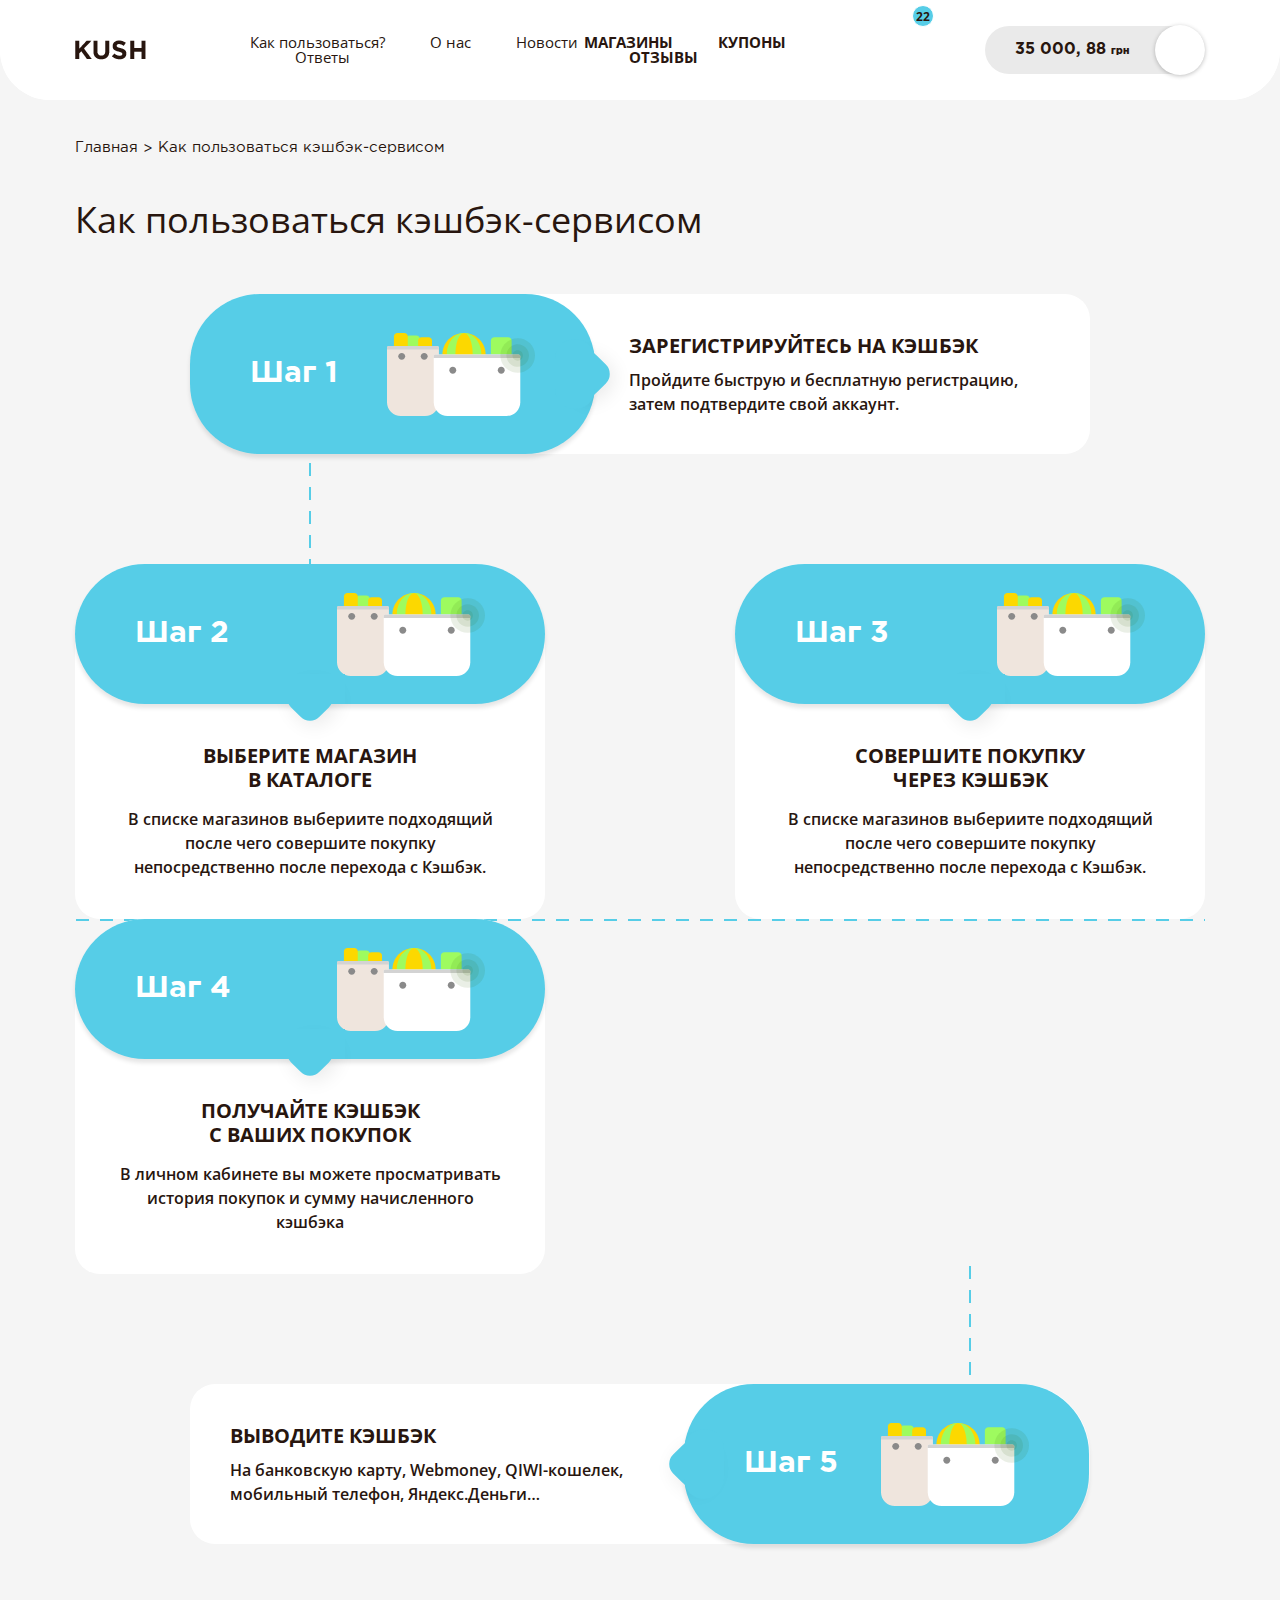
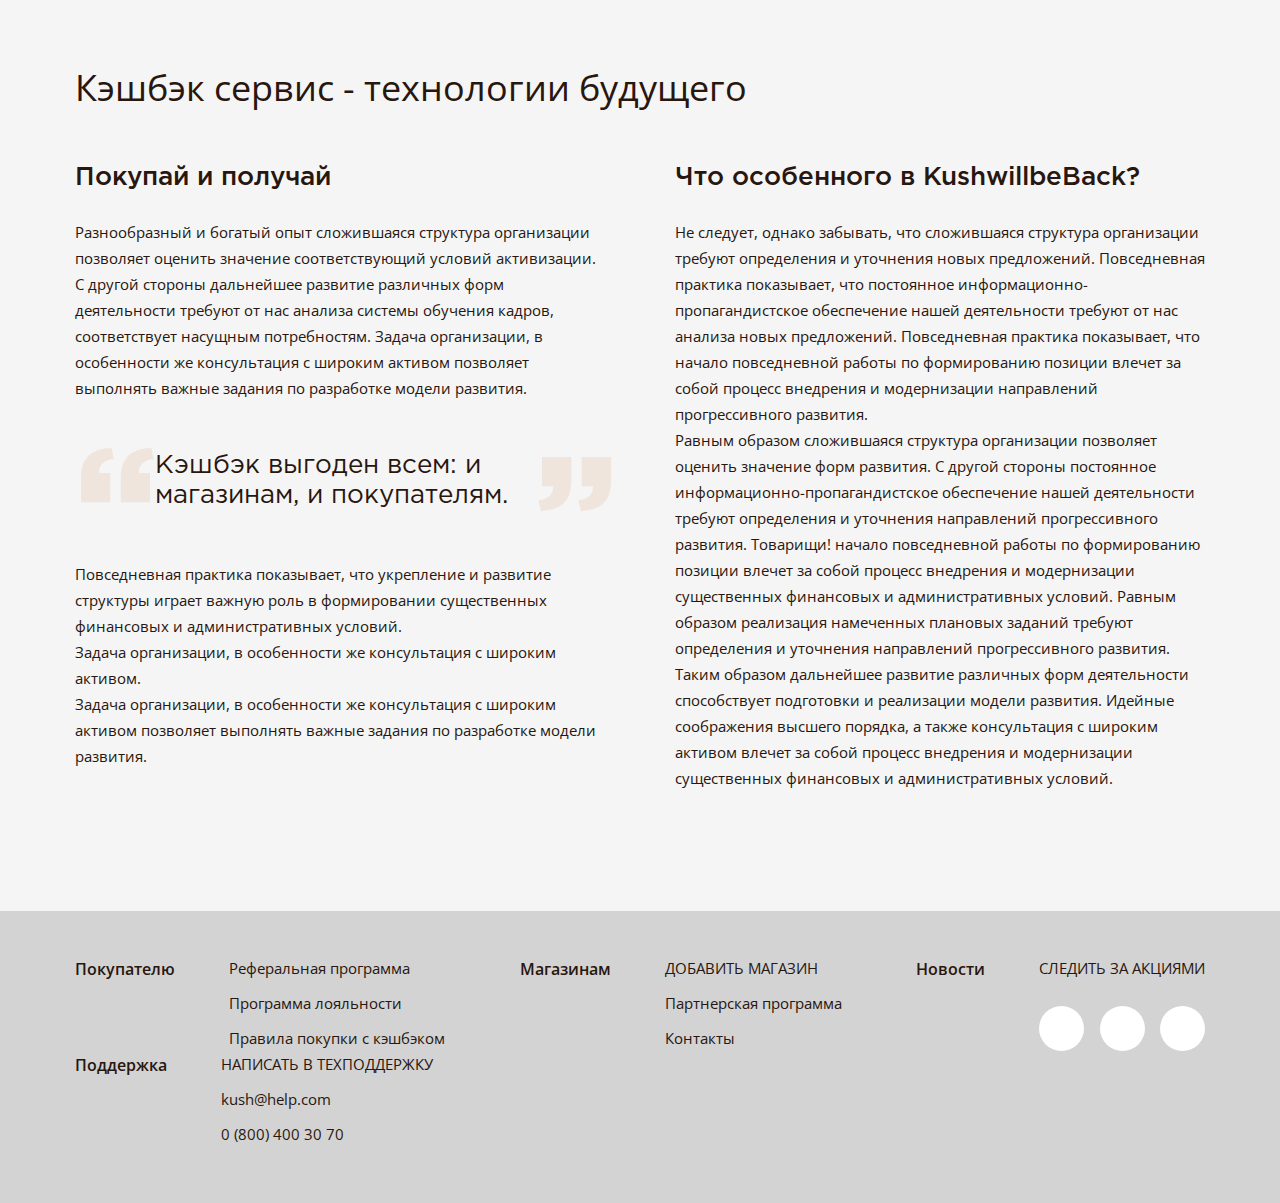
<file: documents/explanations.html>
<!DOCTYPE html>
<html lang="en">
<head>
    <meta charset="UTF-8">
    <meta name="viewport" content="width=device-width" initial-scale="1.0">
    <title>Document</title>
    <!-- <link rel="icon" href="" type="image/png"> -->
    <link rel="stylesheet" href="../css/style.css">
    <link rel="stylesheet" href="../css/page.css">
    <link rel="stylesheet" href="../css/media.css">
    <link rel="stylesheet" href="../css/slick.css">
    <link href="https://fonts.googleapis.com/css?family=Open+Sans:400,400i,600,700" rel="stylesheet">
    <link rel="stylesheet" href="https://use.fontawesome.com/releases/v5.4.1/css/all.css" integrity="sha384-5sAR7xN1Nv6T6+dT2mhtzEpVJvfS3NScPQTrOxhwjIuvcA67KV2R5Jz6kr4abQsz" crossorigin="anonymous">
</head>
<body class="pagename-explanations">
  <header class="header authorized">
    <div class="header-sticky">
      <div class="header-content">
        <div class="header-content__img">
          <a href="../index.html"><img src="../img/logo.png" alt=""></a>
        </div>
        <ul class="list-secondary">
          <li class="header-list-item"><a href="explanations.html">Как пользоваться?</a></li>
          <li class="header-list-item"><a href="#">О нас</a></li>
          <li class="header-list-item"><a href="news.html">Новости</a></li>
          <li class="header-list-item"><a href="questions.html">Ответы</a></li>
        </ul>
        <ul class="list-primary">
          <li class="header-list-item"><a href="#">Магазины</a></li>
          <li class="header-list-item"><a href="#">Купоны</a></li>
          <li class="header-list-item"><a href="reviews.html">Отзывы</a></li>
        </ul>
        <div class="header-content__search">
          <span class="button-hover search-button"><i class="fas fa-search"></i></span>
          <a class="button-hover notifications-button" href="#">
            <span class="num-counter">22</span>
            <i class="far fa-bell"></i>
          </a>
          <a class="button-hover interesting-button" href="#">
            <i class="far fa-heart"></i>
          </a>
        </div>
        <div class="header-content__authorized">
          <span class="account-price"><span class="num">35 000, 88</span> <span class="currensy">грн</span></span>
        <!-- class icon -->  <a href="#" class="account-logo" style="background-image: url('');"><i class="far fa-user"></i></a>
          <div class="authorized-dropdown">
            <div class="authorized-dropdown__wrapper">
              <ul class="authorized-dropdown__list">
                <li class="authorized-dropdown__item"><a href="#">Реферальная сеть</a></li>
                <li class="authorized-dropdown__item"><a href="#">Кэшбэк-ссылка</a></li>
                <li class="authorized-dropdown__item"><a href="#">Кабинет</a></li>
                <li class="authorized-dropdown__item"><a href="#">Покупки</a></li>
                <li class="authorized-dropdown__item"><a href="#">Переходы</a></li>
                <li class="authorized-dropdown__item"><a href="#">Транзакции</a></li>
              </ul>
              <ul class="authorized-dropdown__list">
                <li class="authorized-dropdown__item"><a href="#">Настройки</a></li>
                <li class="authorized-dropdown__item"><a href="#">Помощь</a></li>
              </ul>
              <ul class="authorized-dropdown__list">
                <li class="authorized-dropdown__item"><a href="#">Выйти</a></li>
              </ul>
            </div>
          </div>
        </div>
        <div class="header-content__login">
          <div class="login-holder">
            <a href="authentication.html#login">Войти</a>
            <a href="authentication.html">Зарегистрироваться <i class="far fa-user"></i></a>
          </div>
        </div>
      </div>
    </div>
    <div class="modal-search found"> <!-- found -->
      <div class="wrapper-center">
        <div class="form-holder">
          <form action="" class="modal-form">
            <input type="text" class="modal-form__input" placeholder="Ищите: магазины, товары, купоны, публикации, ответы">
            <span class="input-clear">&times;</span>
          </form>
        </div>
        <div class="found-status">
          <span class="not-found">По вашему запросу ничего не найдено</span>
          <span class="found">Найдено по вашему запросу:</span>
        </div>
        <div class="search-result">
          <div class="search-result__list">
            <ul class="search-list header-search__tabs">
              <li class="search-list__item active" data-quantity="1001" data-target="all">
                <div class="search-list__bg"></div>
                <p>Все (<span>1001</span>)</p></li>
              <li class="search-list__item" data-quantity="1" data-target="shop">
                <div class="search-list__bg"></div>
                <p>Магазинов (<span>1</span>)</p></li>
              <li class="search-list__item" data-quantity="999" data-target="product">
                <div class="search-list__bg"></div>
                <p>Товаров (<span>999</span>)</p></li>
              <li class="search-list__item" data-quantity="99" data-target="coupons">
                <div class="search-list__bg"></div>
                <p>Купонов (<span>99</span>)</p></li>
              <li class="search-list__item" data-quantity="10" data-target="publications">
                <div class="search-list__bg"></div>
                <p>Публикаций (<span>10</span>)</p></li>
              <li class="search-list__item" data-quantity="0" data-target="answers">
                <div class="search-list__bg"></div>
                <p>Ответов (<span>0</span>)</p></li>
            </ul>
            <div class="search-list-background"></div>
          </div>
          <div class="search-result__content js-content__radius">
            <div class="search-tab active" data-target="all">
              <div class="search-card">
                <p class="title">Магазины</p>
                <ul class="search-card__content">
                  <li class="search-card__item active">
                    <div class="search-card__aligner">
                      <div class="like-block">
                        <div class="like-block__button">
                          <i class="far fa-heart"></i>
                        </div>
                        <div class="like-block__img">
                          <img src="../img/lamoda.png" alt="">
                        </div>
                      </div>
                      <div class="search-card__amount hot">
                        <span class="old-amount">до <span>-<span class="value">5,5</span>%</span></span>
                        <span class="current-amount">-<span class="value">5,5</span>%</span>
                      </div>
                      <div class="search-card__link">
                        <a href="#">В магазин</a>
                      </div>
                    </div>
                  </li>
                </ul>
              </div>
              <div class="search-card">
                <p class="title">Купоны</p>
                <ul class="search-card__content">
                  <li class="search-card__item active">
                    <div class="search-card__aligner">
                      <div class="like-block">
                        <div class="like-block__button">
                          <i class="far fa-heart"></i>
                        </div>
                        <div class="like-block__img">
                          <img src="../img/lamoda.png" alt="">
                        </div>
                      </div>
                      <div class="coupon-block">
                        <div class="coupon-block__amount">
                          <div class="coupon-amount">
                            <span class="text"><b>20% </b>скидка на спортивные бренды спортивные бренды</span>
                          </div>
                        </div>
                        <div class="coupon-block__time">
                          <span>Осталось <b class="days">10 <span class="days__text">дней</span></b> (<span>до <span class="month">29.10</span></span>)</span>
                        </div>
                      </div>
                      <div class="promo">
                        <span class="promo__code">Промокод: <b>не нужен</b></span>
                      </div>
                      <div class="search-card__link">
                        <a href="#">Смотреть товары</a>
                      </div>
                    </div>
                  </li>
                  <li class="search-card__item active">
                    <div class="search-card__aligner">
                      <div class="like-block">
                        <div class="like-block__button">
                          <i class="far fa-heart"></i>
                        </div>
                        <div class="like-block__img">
                          <img src="../img/lamoda.png" alt="">
                        </div>
                      </div>
                      <div class="coupon-block">
                        <div class="coupon-block__amount">
                          <div class="coupon-amount">
                            <span class="text"><b>20% </b>скидка на спортивные бренды</span>
                          </div>
                        </div>
                        <div class="coupon-block__time">
                          <span>Осталось <b class="days">10 <span class="days__text">дней</span></b> (<span>до <span class="month">29.10</span></span>)</span>
                        </div>
                      </div>
                      <div class="promo">
                        <span class="promo__code">Промокод: <b>не нужен</b></span>
                      </div>
                      <div class="search-card__link">
                        <a href="#">Смотреть товары</a>
                      </div>
                    </div>
                  </li>
                  <li class="search-card__item active">
                    <div class="search-card__aligner">
                      <div class="like-block">
                        <div class="like-block__button">
                          <i class="far fa-heart"></i>
                        </div>
                        <div class="like-block__img">
                          <img src="../img/lamoda.png" alt="">
                        </div>
                      </div>
                      <div class="coupon-block">
                        <div class="coupon-block__amount">
                          <div class="coupon-amount">
                            <span class="text"><b>20% </b>скидка на спортивные бренды</span>
                          </div>
                        </div>
                        <div class="coupon-block__time">
                          <span>Осталось <b class="days">10 <span class="days__text">дней</span></b> (<span>до <span class="month">29.10</span></span>)</span>
                        </div>
                      </div>
                      <div class="promo">
                        <span class="promo__code">Промокод: <b>не нужен</b></span>
                      </div>
                      <div class="search-card__link">
                        <a href="#">Смотреть товары</a>
                      </div>
                    </div>
                  </li>
                  <li class="search-card__item active">
                    <div class="search-card__aligner">
                      <div class="like-block">
                        <div class="like-block__button">
                          <i class="far fa-heart"></i>
                        </div>
                        <div class="like-block__img">
                          <img src="../img/lamoda.png" alt="">
                        </div>
                      </div>
                      <div class="coupon-block">
                        <div class="coupon-block__amount">
                          <div class="coupon-amount">
                            <span class="text"><b>20% </b>скидка на спортивные бренды</span>
                          </div>
                        </div>
                        <div class="coupon-block__time">
                          <span>Осталось <b class="days">10 <span class="days__text">дней</span></b> (<span>до <span class="month">29.10</span></span>)</span>
                        </div>
                      </div>
                      <div class="promo">
                        <span class="promo__code">Промокод: <b>не нужен</b></span>
                      </div>
                      <div class="search-card__link">
                        <a href="#">Смотреть товары</a>
                      </div>
                    </div>
                  </li>
                </ul>
              </div>
            </div>
            <div class="search-tab" data-target="shop">
              <div class="search-card">
                <ul class="search-card__content">
                  <li class="search-card__item active">
                    <div class="search-card__aligner">
                      <div class="like-block">
                        <div class="like-block__button">
                          <i class="far fa-heart"></i>
                        </div>
                        <div class="like-block__img">
                          <img src="../img/shop2.png" alt="">
                        </div>
                      </div>
                      <div class="search-card__amount hot">
                        <span class="old-amount">до <span>-<span class="value">5,5</span>%</span></span>
                        <span class="current-amount">-<span class="value">5,5</span>%</span>
                      </div>
                      <div class="search-card__link">
                        <a href="#">В магазин</a>
                      </div>
                    </div>
                  </li>
                  <li class="search-card__item active">
                    <div class="search-card__aligner">
                      <div class="like-block">
                        <div class="like-block__button">
                          <i class="far fa-heart"></i>
                        </div>
                        <div class="like-block__img">
                          <img src="../img/lamoda.png" alt="">
                        </div>
                      </div>
                      <div class="coupon-block">
                        <div class="coupon-block__amount">
                          <div class="coupon-amount">
                            <span class="text"><b>20% </b>скидка на спортивные бренды спортивные бренды</span>
                          </div>
                        </div>
                        <div class="coupon-block__time">
                          <span>Осталось <b class="days">10 <span class="days__text">дней</span></b> (<span>до <span class="month">29.10</span></span>)</span>
                        </div>
                      </div>
                      <div class="promo">
                        <span class="promo__code">Промокод: <b>не нужен</b></span>
                      </div>
                      <div class="search-card__link">
                        <a href="#">Смотреть товары</a>
                      </div>
                    </div>
                  </li>
                  <li class="search-card__item active">
                    <div class="search-card__aligner">
                      <div class="like-block">
                        <div class="like-block__button">
                          <i class="far fa-heart"></i>
                        </div>
                        <div class="like-block__img">
                          <img src="../img/lamoda.png" alt="">
                        </div>
                      </div>
                      <div class="coupon-block">
                        <div class="coupon-block__amount">
                          <div class="coupon-amount">
                            <span class="text"><b>20% </b>скидка на спортивные бренды</span>
                          </div>
                        </div>
                        <div class="coupon-block__time">
                          <span>Осталось <b class="days">10 <span class="days__text">дней</span></b> (<span>до <span class="month">29.10</span></span>)</span>
                        </div>
                      </div>
                      <div class="promo">
                        <span class="promo__code">Промокод: <b>не нужен</b></span>
                      </div>
                      <div class="search-card__link">
                        <a href="#">Смотреть товары</a>
                      </div>
                    </div>
                  </li>
                  <li class="search-card__item active">
                    <div class="search-card__aligner">
                      <div class="like-block">
                        <div class="like-block__button">
                          <i class="far fa-heart"></i>
                        </div>
                        <div class="like-block__img">
                          <img src="../img/lamoda.png" alt="">
                        </div>
                      </div>
                      <div class="coupon-block">
                        <div class="coupon-block__amount">
                          <div class="coupon-amount">
                            <span class="text"><b>20% </b>скидка на спортивные бренды</span>
                          </div>
                        </div>
                        <div class="coupon-block__time">
                          <span>Осталось <b class="days">10 <span class="days__text">дней</span></b> (<span>до <span class="month">29.10</span></span>)</span>
                        </div>
                      </div>
                      <div class="promo">
                        <span class="promo__code">Промокод: <b>не нужен</b></span>
                      </div>
                      <div class="search-card__link">
                        <a href="#">Смотреть товары</a>
                      </div>
                    </div>
                  </li>
                  <li class="search-card__item active">
                    <div class="search-card__aligner">
                      <div class="like-block">
                        <div class="like-block__button">
                          <i class="far fa-heart"></i>
                        </div>
                        <div class="like-block__img">
                          <img src="../img/lamoda.png" alt="">
                        </div>
                      </div>
                      <div class="coupon-block">
                        <div class="coupon-block__amount">
                          <div class="coupon-amount">
                            <span class="text"><b>20% </b>скидка на спортивные бренды</span>
                          </div>
                        </div>
                        <div class="coupon-block__time">
                          <span>Осталось <b class="days">10 <span class="days__text">дней</span></b> (<span>до <span class="month">29.10</span></span>)</span>
                        </div>
                      </div>
                      <div class="promo">
                        <span class="promo__code">Промокод: <b>не нужен</b></span>
                      </div>
                      <div class="search-card__link">
                        <a href="#">Смотреть товары</a>
                      </div>
                    </div>
                  </li>
                </ul>
              </div>
            </div>
            <div class="search-tab" data-target="product">
            </div>
            <div class="search-tab" data-target="coupons">
            </div>
            <div class="search-tab" data-target="publications">
            </div>
            <div class="search-tab" data-target="answers">
            </div>
            <div class="show-more">
              <button class="show-more__btn">Показать еще</button>
            </div>
            <div class="loading">
              <i class="fas fa-redo-alt"></i>
            </div>
          </div>
        </div>
      </div>
    </div>
  </header>
  <main class="main">
    <div class="wrapper-center">
      <ul class="breadcrumbs">
        <li class="breadcrumbs__item"><a href="#">Главная</a></li>
        <li class="breadcrumbs__item"><a href="#">Как пользоваться кэшбэк-сервисом</a></li>
      </ul>
      <div class="section-title section-title--text-left">
        <h2 class="section-title__text">Как пользоваться кэшбэк-сервисом</h2>
      </div>
      <div class="explanations">
        <div class="line-cube top"></div>
        <div class="instruction-card instruction-card--top card-horizontal">
            <div class="instruction-card__img">
              <div class="img-aligner">
                <div class="img-spacer">
                  <span class="instruction__counter">Шаг 1</span>
                  <img src="../img/instruction-card2.svg" alt="">
                </div>
              </div>
            </div>
            <div class="instruction-card__text">
              <div class="instruction-card__title">
                <p class="title">Зарегистрируйтесь на Кэшбэк</p>
              </div>
              <p class="text">Пройдите быструю и бесплатную регистрацию, затем подтвердите свой аккаунт.</p>
            </div>
          </div>
        <div class="instruction__block">
          <div class="instruction-card">
            <div class="instruction-card__img">
              <div class="img-aligner">
                <div class="img-spacer">
                  <span class="instruction__counter">Шаг 2</span>
                  <img src="../img/instruction-card2.svg" alt="">
                </div>
              </div>
            </div>
            <div class="instruction-card__text">
              <div class="instruction-card__title">
                <p class="title">Выберите магазин<br> в каталоге</p>
              </div>
              <p class="text">В списке магазинов выбериите подходящий после чего совершите покупку непосредственно после перехода с Кэшбэк.</p>
            </div>
          </div>
          <div class="instruction-card">
            <div class="instruction-card__img">
              <div class="img-aligner">
                <div class="img-spacer">
                  <span class="instruction__counter">Шаг 3</span>
                  <img src="../img/instruction-card2.svg" alt="">
                </div>
              </div>
            </div>
            <div class="instruction-card__text">
              <div class="instruction-card__title">
                <p class="title">совершите покупку<br> через кэшбэк</p>
              </div>
              <p class="text">В списке магазинов выбериите подходящий после чего совершите покупку непосредственно после перехода с Кэшбэк.</p>
            </div>
          </div>
          <div class="instruction-card">
            <div class="instruction-card__img">
              <div class="img-aligner">
                <div class="img-spacer">
                  <span class="instruction__counter">Шаг 4</span>
                  <img src="../img/instruction-card2.svg" alt="">
                </div>
              </div>
            </div>
            <div class="instruction-card__text">
              <div class="instruction-card__title">
                <p class="title">Получайте кэшбэк<br> с ваших покупок</p>
              </div>
              <p class="text">В личном кабинете вы можете просматривать история покупок и сумму начисленного кэшбэка</p>
            </div>
          </div>
        </div>
        <div class="instruction-card instruction-card--bottom card-horizontal">
          <div class="instruction-card__text">
            <div class="instruction-card__title">
              <p class="title">Выводите кэшбэк</p>
            </div>
            <p class="text">На банковскую карту, Webmoney, QIWI-кошелек, мобильный телефон, Яндекс.Деньги…</p>
          </div>
          <div class="instruction-card__img">
            <div class="img-aligner">
              <div class="img-spacer">
                <span class="instruction__counter">Шаг 5</span>
                <img src="../img/instruction-card2.svg" alt="">
              </div>
            </div>
          </div>
        </div>
        <div class="line-cube bottom"></div>
      </div>
    </div>
    <section class="cashback-text">
      <div class="wrapper-center">
        <div class="section-title section-title--text-left">
          <h2 class="section-title__text ">Кэшбэк сервис - технологии будущего</h2>
        </div>
        <div class="cashback-text__left">
          <h4>Покупай и получай</h4>
          <p>Разнообразный и богатый опыт сложившаяся структура организации позволяет оценить значение соответствующий условий активизации. <br>
          С другой стороны дальнейшее развитие различных форм деятельности требуют от нас анализа системы обучения кадров, соответствует насущным потребностям. Задача организации, в особенности же консультация с широким активом позволяет выполнять важные задания по разработке модели развития.</p>
          <span>Кэшбэк выгоден всем: и магазинам, и покупателям.</span>
          <p>Повседневная практика показывает, что укрепление и развитие структуры играет важную роль в формировании существенных финансовых и административных условий. <br>
          Задача организации, в особенности же консультация с широким активом. <br>
          Задача организации, в особенности же консультация с широким активом позволяет выполнять важные задания по разработке модели развития.</p>
        </div>
        <div class="cashback-text__right">
          <h4>Что особенного в KushwillbeBack?</h4>
          <p>Не следует, однако забывать, что сложившаяся структура организации требуют определения и уточнения новых предложений. Повседневная практика показывает, что постоянное информационно-пропагандистское обеспечение нашей деятельности требуют от нас анализа новых предложений. Повседневная практика показывает, что начало повседневной работы по формированию позиции влечет за собой процесс внедрения и модернизации направлений прогрессивного развития. <br>
          Равным образом сложившаяся структура организации позволяет оценить значение форм развития. С другой стороны постоянное информационно-пропагандистское обеспечение нашей деятельности требуют определения и уточнения направлений прогрессивного развития. Товарищи! начало повседневной работы по формированию позиции влечет за собой процесс внедрения и модернизации существенных финансовых и административных условий. Равным образом реализация намеченных плановых заданий требуют определения и уточнения направлений прогрессивного развития. <br>
          Таким образом дальнейшее развитие различных форм деятельности способствует подготовки и реализации модели развития. Идейные соображения высшего порядка, а также консультация с широким активом влечет за собой процесс внедрения и модернизации существенных финансовых и административных условий.</p>
        </div>
      </div>
    </section>
  </main>
  <footer class="footer">
    <div class="wrapper-center">
      <div class="footer-content">
        <span class="title">Покупателю</span>
        <ul class="footer-content__list">
          <li class="footer-content__item"><a href="#">Реферальная программа</a></li>
          <li class="footer-content__item"><a href="#">Программа лояльности</a></li>
          <li class="footer-content__item"><a href="#">Правила покупки с кэшбэком</a></li>
        </ul>
      </div>
      <div class="footer-content">
        <span class="title">Магазинам</span>
        <ul class="footer-content__list">
          <li class="footer-content__item item--uppercase"><a href="#">Добавить магазин</a></li>
          <li class="footer-content__item"><a href="#">Партнерская программа</a></li>
          <li class="footer-content__item"><a href="#">Контакты</a></li>
        </ul>
      </div>
      <div class="footer-content">
        <span class="title">Новости</span>
        <ul class="footer-content__list">
          <li class="footer-content__item item--uppercase">Следить за акциями</li>
          <li class="footer-content__item">
            <ul class="social-list">
              <li class="social-list__item"><a href="#"><i class="fab fa-facebook-f"></i></a></li>
              <li class="social-list__item"><a href="#"><i class="fab fa-instagram"></i></a></li>
              <li class="social-list__item"><a href="#"><i class="fab fa-youtube"></i></a></li>
            </ul>
          </li>
        </ul>
      </div>
      <div class="footer-content">
        <span class="title">Поддержка</span>
        <ul class="footer-content__list">
          <li class="footer-content__item item--uppercase"><a href="#">Написать в техподдержку</a></li>
          <li class="footer-content__item"><a href="mailto:#">kush@help.com</a></li>
          <li class="footer-content__item"><a href="tel:#">0 (800) 400 30 70 </a></li>
        </ul>
      </div>
    </div>
  </footer>

  <script src="../js/jquery-3.2.1.min.js"></script>
  <script src="../js/slick.min.js"></script>
  <script src="../js/script.js"></script>

</body>
</html>
</file>
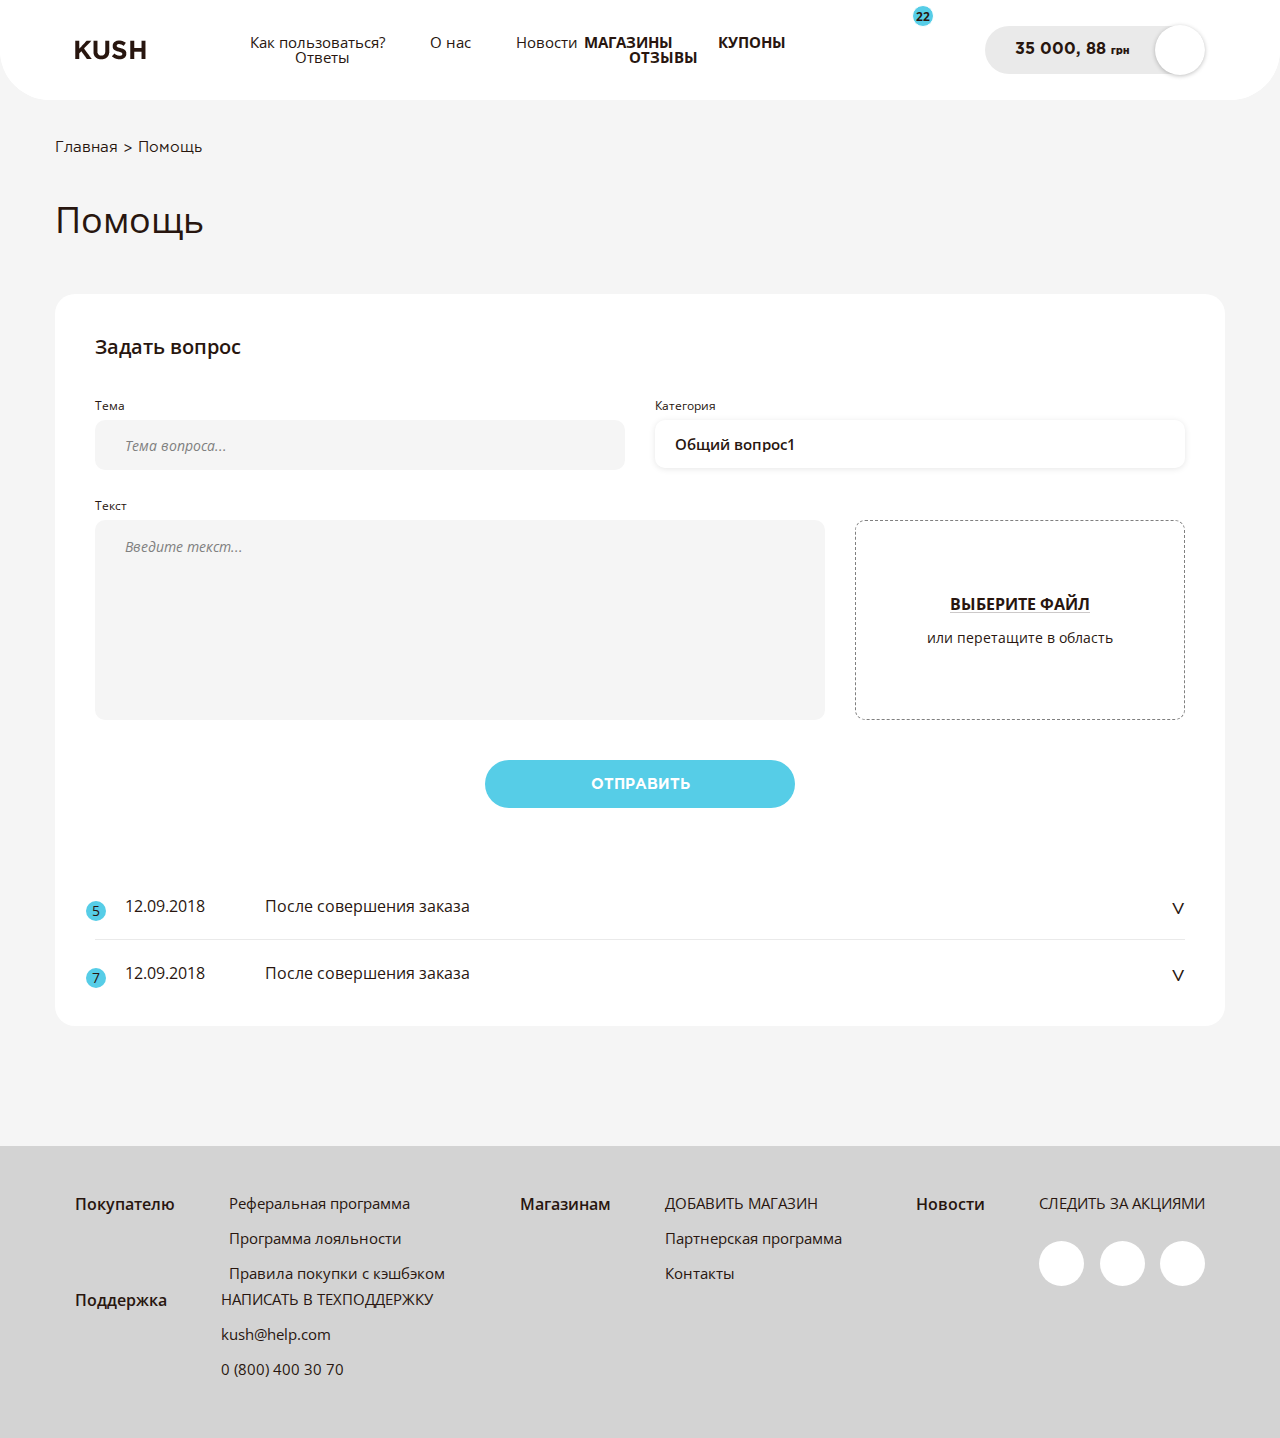
<file: documents/help.html>
<!DOCTYPE html>
<html lang="en">
<head>
    <meta charset="UTF-8">
    <meta name="viewport" content="width=device-width" initial-scale="1.0">
    <title>Document</title>
    <!-- <link rel="icon" href="" type="image/png"> -->
    <link rel="stylesheet" href="../css/style.css">
    <link rel="stylesheet" href="../css/page.css">
    <link rel="stylesheet" href="../css/media.css">
    <link rel="stylesheet" href="../css/slick.css">
    <link href="https://fonts.googleapis.com/css?family=Open+Sans:400,400i,600,700" rel="stylesheet">
    <link rel="stylesheet" href="https://use.fontawesome.com/releases/v5.4.1/css/all.css" integrity="sha384-5sAR7xN1Nv6T6+dT2mhtzEpVJvfS3NScPQTrOxhwjIuvcA67KV2R5Jz6kr4abQsz" crossorigin="anonymous">

</head>
<body class="pagename-help">
  <header class="header authorized">
    <div class="header-sticky">
      <div class="header-content">
        <div class="header-content__img">
          <a href="../index.html"><img src="../img/logo.png" alt=""></a>
        </div>
        <ul class="list-secondary">
          <li class="header-list-item"><a href="explanations.html">Как пользоваться?</a></li>
          <li class="header-list-item"><a href="#">О нас</a></li>
          <li class="header-list-item"><a href="news.html">Новости</a></li>
          <li class="header-list-item"><a href="questions.html">Ответы</a></li>
        </ul>
        <ul class="list-primary">
          <li class="header-list-item"><a href="#">Магазины</a></li>
          <li class="header-list-item"><a href="#">Купоны</a></li>
          <li class="header-list-item"><a href="reviews.html">Отзывы</a></li>
        </ul>
        <div class="header-content__search">
          <span class="button-hover search-button"><i class="fas fa-search"></i></span>
          <a class="button-hover notifications-button" href="#">
            <span class="num-counter">22</span>
            <i class="far fa-bell"></i>
          </a>
          <a class="button-hover interesting-button" href="#">
            <i class="far fa-heart"></i>
          </a>
        </div>
        <div class="header-content__authorized">
          <span class="account-price"><span class="num">35 000, 88</span> <span class="currensy">грн</span></span>
        <!-- class icon -->  <a href="#" class="account-logo" style="background-image: url('');"><i class="far fa-user"></i></a>
          <div class="authorized-dropdown">
            <div class="authorized-dropdown__wrapper">
              <ul class="authorized-dropdown__list">
                <li class="authorized-dropdown__item"><a href="#">Реферальная сеть</a></li>
                <li class="authorized-dropdown__item"><a href="#">Кэшбэк-ссылка</a></li>
                <li class="authorized-dropdown__item"><a href="#">Кабинет</a></li>
                <li class="authorized-dropdown__item"><a href="#">Покупки</a></li>
                <li class="authorized-dropdown__item"><a href="#">Переходы</a></li>
                <li class="authorized-dropdown__item"><a href="#">Транзакции</a></li>
              </ul>
              <ul class="authorized-dropdown__list">
                <li class="authorized-dropdown__item"><a href="#">Настройки</a></li>
                <li class="authorized-dropdown__item"><a href="#">Помощь</a></li>
              </ul>
              <ul class="authorized-dropdown__list">
                <li class="authorized-dropdown__item"><a href="#">Выйти</a></li>
              </ul>
            </div>
          </div>
        </div>
        <div class="header-content__login">
          <div class="login-holder">
            <a href="authentication.html#login">Войти</a>
            <a href="authentication.html">Зарегистрироваться <i class="far fa-user"></i></a>
          </div>
        </div>
      </div>
    </div>
    <div class="modal-search found"> <!-- found -->
      <div class="wrapper-center">
        <div class="form-holder">
          <form action="" class="modal-form">
            <input type="text" class="modal-form__input" placeholder="Ищите: магазины, товары, купоны, публикации, ответы">
            <span class="input-clear">&times;</span>
          </form>
        </div>
        <div class="found-status">
          <span class="not-found">По вашему запросу ничего не найдено</span>
          <span class="found">Найдено по вашему запросу:</span>
        </div>
        <div class="search-result">
          <div class="search-result__list">
            <ul class="search-list header-search__tabs">
              <li class="search-list__item active" data-quantity="1001" data-target="all">
                <div class="search-list__bg"></div>
                <p>Все (<span>1001</span>)</p></li>
              <li class="search-list__item" data-quantity="1" data-target="shop">
                <div class="search-list__bg"></div>
                <p>Магазинов (<span>1</span>)</p></li>
              <li class="search-list__item" data-quantity="999" data-target="product">
                <div class="search-list__bg"></div>
                <p>Товаров (<span>999</span>)</p></li>
              <li class="search-list__item" data-quantity="99" data-target="coupons">
                <div class="search-list__bg"></div>
                <p>Купонов (<span>99</span>)</p></li>
              <li class="search-list__item" data-quantity="10" data-target="publications">
                <div class="search-list__bg"></div>
                <p>Публикаций (<span>10</span>)</p></li>
              <li class="search-list__item" data-quantity="0" data-target="answers">
                <div class="search-list__bg"></div>
                <p>Ответов (<span>0</span>)</p></li>
            </ul>
            <div class="search-list-background"></div>
          </div>
          <div class="search-result__content js-content__radius">
            <div class="search-tab active" data-target="all">
              <div class="search-card">
                <p class="title">Магазины</p>
                <ul class="search-card__content">
                  <li class="search-card__item active">
                    <div class="search-card__aligner">
                      <div class="like-block">
                        <div class="like-block__button">
                          <i class="far fa-heart"></i>
                        </div>
                        <div class="like-block__img">
                          <img src="../img/lamoda.png" alt="">
                        </div>
                      </div>
                      <div class="search-card__amount hot">
                        <span class="old-amount">до <span>-<span class="value">5,5</span>%</span></span>
                        <span class="current-amount">-<span class="value">5,5</span>%</span>
                      </div>
                      <div class="search-card__link">
                        <a href="#">В магазин</a>
                      </div>
                    </div>
                  </li>
                </ul>
              </div>
              <div class="search-card">
                <p class="title">Купоны</p>
                <ul class="search-card__content">
                  <li class="search-card__item active">
                    <div class="search-card__aligner">
                      <div class="like-block">
                        <div class="like-block__button">
                          <i class="far fa-heart"></i>
                        </div>
                        <div class="like-block__img">
                          <img src="../img/lamoda.png" alt="">
                        </div>
                      </div>
                      <div class="coupon-block">
                        <div class="coupon-block__amount">
                          <div class="coupon-amount">
                            <span class="text"><b>20% </b>скидка на спортивные бренды спортивные бренды</span>
                          </div>
                        </div>
                        <div class="coupon-block__time">
                          <span>Осталось <b class="days">10 <span class="days__text">дней</span></b> (<span>до <span class="month">29.10</span></span>)</span>
                        </div>
                      </div>
                      <div class="promo">
                        <span class="promo__code">Промокод: <b>не нужен</b></span>
                      </div>
                      <div class="search-card__link">
                        <a href="#">Смотреть товары</a>
                      </div>
                    </div>
                  </li>
                  <li class="search-card__item active">
                    <div class="search-card__aligner">
                      <div class="like-block">
                        <div class="like-block__button">
                          <i class="far fa-heart"></i>
                        </div>
                        <div class="like-block__img">
                          <img src="../img/lamoda.png" alt="">
                        </div>
                      </div>
                      <div class="coupon-block">
                        <div class="coupon-block__amount">
                          <div class="coupon-amount">
                            <span class="text"><b>20% </b>скидка на спортивные бренды</span>
                          </div>
                        </div>
                        <div class="coupon-block__time">
                          <span>Осталось <b class="days">10 <span class="days__text">дней</span></b> (<span>до <span class="month">29.10</span></span>)</span>
                        </div>
                      </div>
                      <div class="promo">
                        <span class="promo__code">Промокод: <b>не нужен</b></span>
                      </div>
                      <div class="search-card__link">
                        <a href="#">Смотреть товары</a>
                      </div>
                    </div>
                  </li>
                  <li class="search-card__item active">
                    <div class="search-card__aligner">
                      <div class="like-block">
                        <div class="like-block__button">
                          <i class="far fa-heart"></i>
                        </div>
                        <div class="like-block__img">
                          <img src="../img/lamoda.png" alt="">
                        </div>
                      </div>
                      <div class="coupon-block">
                        <div class="coupon-block__amount">
                          <div class="coupon-amount">
                            <span class="text"><b>20% </b>скидка на спортивные бренды</span>
                          </div>
                        </div>
                        <div class="coupon-block__time">
                          <span>Осталось <b class="days">10 <span class="days__text">дней</span></b> (<span>до <span class="month">29.10</span></span>)</span>
                        </div>
                      </div>
                      <div class="promo">
                        <span class="promo__code">Промокод: <b>не нужен</b></span>
                      </div>
                      <div class="search-card__link">
                        <a href="#">Смотреть товары</a>
                      </div>
                    </div>
                  </li>
                  <li class="search-card__item active">
                    <div class="search-card__aligner">
                      <div class="like-block">
                        <div class="like-block__button">
                          <i class="far fa-heart"></i>
                        </div>
                        <div class="like-block__img">
                          <img src="../img/lamoda.png" alt="">
                        </div>
                      </div>
                      <div class="coupon-block">
                        <div class="coupon-block__amount">
                          <div class="coupon-amount">
                            <span class="text"><b>20% </b>скидка на спортивные бренды</span>
                          </div>
                        </div>
                        <div class="coupon-block__time">
                          <span>Осталось <b class="days">10 <span class="days__text">дней</span></b> (<span>до <span class="month">29.10</span></span>)</span>
                        </div>
                      </div>
                      <div class="promo">
                        <span class="promo__code">Промокод: <b>не нужен</b></span>
                      </div>
                      <div class="search-card__link">
                        <a href="#">Смотреть товары</a>
                      </div>
                    </div>
                  </li>
                </ul>
              </div>
            </div>
            <div class="search-tab" data-target="shop">
              <div class="search-card">
                <ul class="search-card__content">
                  <li class="search-card__item active">
                    <div class="search-card__aligner">
                      <div class="like-block">
                        <div class="like-block__button">
                          <i class="far fa-heart"></i>
                        </div>
                        <div class="like-block__img">
                          <img src="../img/shop2.png" alt="">
                        </div>
                      </div>
                      <div class="search-card__amount hot">
                        <span class="old-amount">до <span>-<span class="value">5,5</span>%</span></span>
                        <span class="current-amount">-<span class="value">5,5</span>%</span>
                      </div>
                      <div class="search-card__link">
                        <a href="#">В магазин</a>
                      </div>
                    </div>
                  </li>
                  <li class="search-card__item active">
                    <div class="search-card__aligner">
                      <div class="like-block">
                        <div class="like-block__button">
                          <i class="far fa-heart"></i>
                        </div>
                        <div class="like-block__img">
                          <img src="../img/lamoda.png" alt="">
                        </div>
                      </div>
                      <div class="coupon-block">
                        <div class="coupon-block__amount">
                          <div class="coupon-amount">
                            <span class="text"><b>20% </b>скидка на спортивные бренды спортивные бренды</span>
                          </div>
                        </div>
                        <div class="coupon-block__time">
                          <span>Осталось <b class="days">10 <span class="days__text">дней</span></b> (<span>до <span class="month">29.10</span></span>)</span>
                        </div>
                      </div>
                      <div class="promo">
                        <span class="promo__code">Промокод: <b>не нужен</b></span>
                      </div>
                      <div class="search-card__link">
                        <a href="#">Смотреть товары</a>
                      </div>
                    </div>
                  </li>
                  <li class="search-card__item active">
                    <div class="search-card__aligner">
                      <div class="like-block">
                        <div class="like-block__button">
                          <i class="far fa-heart"></i>
                        </div>
                        <div class="like-block__img">
                          <img src="../img/lamoda.png" alt="">
                        </div>
                      </div>
                      <div class="coupon-block">
                        <div class="coupon-block__amount">
                          <div class="coupon-amount">
                            <span class="text"><b>20% </b>скидка на спортивные бренды</span>
                          </div>
                        </div>
                        <div class="coupon-block__time">
                          <span>Осталось <b class="days">10 <span class="days__text">дней</span></b> (<span>до <span class="month">29.10</span></span>)</span>
                        </div>
                      </div>
                      <div class="promo">
                        <span class="promo__code">Промокод: <b>не нужен</b></span>
                      </div>
                      <div class="search-card__link">
                        <a href="#">Смотреть товары</a>
                      </div>
                    </div>
                  </li>
                  <li class="search-card__item active">
                    <div class="search-card__aligner">
                      <div class="like-block">
                        <div class="like-block__button">
                          <i class="far fa-heart"></i>
                        </div>
                        <div class="like-block__img">
                          <img src="../img/lamoda.png" alt="">
                        </div>
                      </div>
                      <div class="coupon-block">
                        <div class="coupon-block__amount">
                          <div class="coupon-amount">
                            <span class="text"><b>20% </b>скидка на спортивные бренды</span>
                          </div>
                        </div>
                        <div class="coupon-block__time">
                          <span>Осталось <b class="days">10 <span class="days__text">дней</span></b> (<span>до <span class="month">29.10</span></span>)</span>
                        </div>
                      </div>
                      <div class="promo">
                        <span class="promo__code">Промокод: <b>не нужен</b></span>
                      </div>
                      <div class="search-card__link">
                        <a href="#">Смотреть товары</a>
                      </div>
                    </div>
                  </li>
                  <li class="search-card__item active">
                    <div class="search-card__aligner">
                      <div class="like-block">
                        <div class="like-block__button">
                          <i class="far fa-heart"></i>
                        </div>
                        <div class="like-block__img">
                          <img src="../img/lamoda.png" alt="">
                        </div>
                      </div>
                      <div class="coupon-block">
                        <div class="coupon-block__amount">
                          <div class="coupon-amount">
                            <span class="text"><b>20% </b>скидка на спортивные бренды</span>
                          </div>
                        </div>
                        <div class="coupon-block__time">
                          <span>Осталось <b class="days">10 <span class="days__text">дней</span></b> (<span>до <span class="month">29.10</span></span>)</span>
                        </div>
                      </div>
                      <div class="promo">
                        <span class="promo__code">Промокод: <b>не нужен</b></span>
                      </div>
                      <div class="search-card__link">
                        <a href="#">Смотреть товары</a>
                      </div>
                    </div>
                  </li>
                </ul>
              </div>
            </div>
            <div class="search-tab" data-target="product">
            </div>
            <div class="search-tab" data-target="coupons">
            </div>
            <div class="search-tab" data-target="publications">
            </div>
            <div class="search-tab" data-target="answers">
            </div>
            <div class="show-more">
              <button class="show-more__btn">Показать еще</button>
            </div>
            <div class="loading">
              <i class="fas fa-redo-alt"></i>
            </div>
          </div>
        </div>
      </div>
    </div>
  </header>
  <main class="main">
    <div class="wrapper">
      <ul class="breadcrumbs">
        <li class="breadcrumbs__item"><a href="#">Главная</a></li>
        <li class="breadcrumbs__item"><a href="#">Помощь</a></li>
      </ul>
      <div class="section-title section-title--text-left">
        <h2 class="section-title__text">Помощь</h2>
      </div>
      <div class="section-wrapper">
        <p class="section-wrapper__title">Задать вопрос</p>
        <div class="help-ajax__form">
          <div class="help-ajax__block">
            <div class="form-content__block">
              <p class="title">Тема</p>
              <input type="text" placeholder="Тема вопроса...">
            </div>
            <div class="form-content__block">
              <p class="title">Категория</p>
              <div class="wrap-drop" id="sort-first">
                <div class="selected-el"><span></span></div>
                <ul class="drop">
                    <li class="selected"><a>Общий вопрос1</a></li>
                    <li><a>Финансовый вопрос</a></li>
                    <li><a>Технический вопрос</a></li>
                    <li><a>Жалоба</a></li>
                </ul>
              </div>
            </div>
          </div>
          <div class="help-ajax__block">
            <div class="form-content__block textarea-content">
              <p class="title">Текст</p>
              <textarea name="" placeholder="Введите текст..."></textarea>
            </div>
            <div class="file-wrapper">
              <label for="" class="input-dropdown">
                <input type="file" name="files" class="js-file-uploader">
                <div class="input-dropdown__text">
                  <span class="title">Выберите файл</span> 
                  <span class="text">или перетащите в область</span>
                </div>
              </label>
              <div class="selectedFiles"></div>
            </div>
            <button class="btn-blue">отправить</button>
          </div>
        </div>
        <div class="help-history" data-is_new-message="1">
          <div class="help-history__top">
            <div class="help-status" data-new-message="5">
              <i class="far fa-envelope"></i>
            </div>
            <div class="history-date">
              <p>12.09.2018</p>
            </div>
            <p class="text">После совершения заказа</p>
          </div>
          <div class="help-history__dropdown">
            <div class="history-dropdown__content">
              <div class="message-block">
                <div class="message-block__text">
                  <div class="message-block__info">
                    <p class="name">Вы</p>
                    <p class="date">29.09.2018</p>
                    <p class="time">15:26</p>
                  </div>
                  <p class="text">Здравствуйте!

                    Спасибо, что поделились информацией.

                    Нам очень жаль, что произошла такая ситуация. Мы не занимаемся обзвоном клиентов и не запрашиваем никаких личных данных, так же как и не можем оформить заказ вместо вас. Кэшбэк - это кэшбэк-сервис, с помощью которого вы можете получить возврат средств с онлайн-покупок. Для получения вознаграждения необходимо иметь действующий аккаунт на нашем сервисе. Процесс начисления кэшбэка прост: вам нужно совершить переход с нашего сайта на сайт одного из магазинов-партнеров и самостоятельно оформить заказ.

                    К сожалению, в данной ситуации вы столкнулись с мошенниками, которые, вероятно, представились нашим именем. Если у вас сохранились контакты мошенников, адрес отправки заказа или банковские реквизиты, рекомендуем незамедлительно обратиться в полицию. Надеемся, что для правоохранительных органов будет достаточно информации, чтобы помочь вам. Пожалуйста, не предоставляйте никакие личные данные, если вы не уверены, кто именно их запрашивает. Будьте осторожны.

                    С уважением, команда Кэшбэк кэшбэк</p>
                </div>
              </div>
              <div class="message-block message-block__answer">
                <div class="message-block__photo online" style="background-image: url(../img/answer.png)"></div>
                <div class="message-block__text">
                  <div class="message-block__info">
                    <p class="name">Администратор Раиса</p>
                    <p class="date">29.09.2018</p>
                    <p class="time">15:26</p>
                  </div>
                  <p class="text">Здравствуйте!

                    Спасибо, что поделились информацией.

                    Нам очень жаль, что произошла такая ситуация. Мы не занимаемся обзвоном клиентов и не запрашиваем никаких личных данных, так же как и не можем оформить заказ вместо вас. Кэшбэк - это кэшбэк-сервис, с помощью которого вы можете получить возврат средств с онлайн-покупок. Для получения вознаграждения необходимо иметь действующий аккаунт на нашем сервисе. Процесс начисления кэшбэка прост: вам нужно совершить переход с нашего сайта на сайт одного из магазинов-партнеров и самостоятельно оформить заказ.

                    К сожалению, в данной ситуации вы столкнулись с мошенниками, которые, вероятно, представились нашим именем. Если у вас сохранились контакты мошенников, адрес отправки заказа или банковские реквизиты, рекомендуем незамедлительно обратиться в полицию. Надеемся, что для правоохранительных органов будет достаточно информации, чтобы помочь вам. Пожалуйста, не предоставляйте никакие личные данные, если вы не уверены, кто именно их запрашивает. Будьте осторожны.

                    С уважением, команда Кэшбэк кэшбэк</p>
                </div>
              </div>
              <div class="message-block message-block__answer message-block__new">
                <div class="message-block__photo online" style="background-image: url(../img/answer.png)"></div>
                <div class="message-block__text">
                  <div class="message-block__info">
                    <p class="name">Администратор Раиса</p>
                    <p class="date">29.09.2018</p>
                    <p class="time">15:26</p>
                  </div>
                  <p class="text">Здравствуйте!

                    Спасибо, что поделились информацией.

                    Нам очень жаль, что произошла такая ситуация. Мы не занимаемся обзвоном клиентов и не запрашиваем никаких личных данных, так же как и не можем оформить заказ вместо вас. Кэшбэк - это кэшбэк-сервис, с помощью которого вы можете получить возврат средств с онлайн-покупок. Для получения вознаграждения необходимо иметь действующий аккаунт на нашем сервисе. Процесс начисления кэшбэка прост: вам нужно совершить переход с нашего сайта на сайт одного из магазинов-партнеров и самостоятельно оформить заказ.

                    К сожалению, в данной ситуации вы столкнулись с мошенниками, которые, вероятно, представились нашим именем. Если у вас сохранились контакты мошенников, адрес отправки заказа или банковские реквизиты, рекомендуем незамедлительно обратиться в полицию. Надеемся, что для правоохранительных органов будет достаточно информации, чтобы помочь вам. Пожалуйста, не предоставляйте никакие личные данные, если вы не уверены, кто именно их запрашивает. Будьте осторожны.

                    С уважением, команда Кэшбэк кэшбэк</p>
                </div>
              </div>
              <div class="message-block message-block__answer message-block__new">
                <div class="message-block__photo online" style="background-image: url(../img/answer.png)"></div>
                <div class="message-block__text">
                  <div class="message-block__info">
                    <p class="name">Администратор Раиса</p>
                    <p class="date">29.09.2018</p>
                    <p class="time">15:26</p>
                  </div>
                  <p class="text">Здравствуйте!

                    Спасибо, что поделились информацией.

                    Нам очень жаль, что произошла такая ситуация. Мы не занимаемся обзвоном клиентов и не запрашиваем никаких личных данных, так же как и не можем оформить заказ вместо вас. Кэшбэк - это кэшбэк-сервис, с помощью которого вы можете получить возврат средств с онлайн-покупок. Для получения вознаграждения необходимо иметь действующий аккаунт на нашем сервисе. Процесс начисления кэшбэка прост: вам нужно совершить переход с нашего сайта на сайт одного из магазинов-партнеров и самостоятельно оформить заказ.

                    К сожалению, в данной ситуации вы столкнулись с мошенниками, которые, вероятно, представились нашим именем. Если у вас сохранились контакты мошенников, адрес отправки заказа или банковские реквизиты, рекомендуем незамедлительно обратиться в полицию. Надеемся, что для правоохранительных органов будет достаточно информации, чтобы помочь вам. Пожалуйста, не предоставляйте никакие личные данные, если вы не уверены, кто именно их запрашивает. Будьте осторожны.

                    С уважением, команда Кэшбэк кэшбэк</p>
                </div>
              </div>
              <div class="message-block message-block__answer message-block__new">
                <div class="message-block__photo online" style="background-image: url(../img/answer.png)"></div>
                <div class="message-block__text">
                  <div class="message-block__info">
                    <p class="name">Администратор Раиса</p>
                    <p class="date">29.09.2018</p>
                    <p class="time">15:26</p>
                  </div>
                  <p class="text">Здравствуйте!

                    Спасибо, что поделились информацией.

                    Нам очень жаль, что произошла такая ситуация. Мы не занимаемся обзвоном клиентов и не запрашиваем никаких личных данных, так же как и не можем оформить заказ вместо вас. Кэшбэк - это кэшбэк-сервис, с помощью которого вы можете получить возврат средств с онлайн-покупок. Для получения вознаграждения необходимо иметь действующий аккаунт на нашем сервисе. Процесс начисления кэшбэка прост: вам нужно совершить переход с нашего сайта на сайт одного из магазинов-партнеров и самостоятельно оформить заказ.

                    К сожалению, в данной ситуации вы столкнулись с мошенниками, которые, вероятно, представились нашим именем. Если у вас сохранились контакты мошенников, адрес отправки заказа или банковские реквизиты, рекомендуем незамедлительно обратиться в полицию. Надеемся, что для правоохранительных органов будет достаточно информации, чтобы помочь вам. Пожалуйста, не предоставляйте никакие личные данные, если вы не уверены, кто именно их запрашивает. Будьте осторожны.

                    С уважением, команда Кэшбэк кэшбэк</p>
                </div>
              </div>
              <div class="message-block message-block__answer message-block__new">
                <div class="message-block__photo online" style="background-image: url(../img/answer.png)"></div>
                <div class="message-block__text">
                  <div class="message-block__info">
                    <p class="name">Администратор Раиса</p>
                    <p class="date">29.09.2018</p>
                    <p class="time">15:26</p>
                  </div>
                  <p class="text">Здравствуйте!

                    Спасибо, что поделились информацией.

                    Нам очень жаль, что произошла такая ситуация. Мы не занимаемся обзвоном клиентов и не запрашиваем никаких личных данных, так же как и не можем оформить заказ вместо вас. Кэшбэк - это кэшбэк-сервис, с помощью которого вы можете получить возврат средств с онлайн-покупок. Для получения вознаграждения необходимо иметь действующий аккаунт на нашем сервисе. Процесс начисления кэшбэка прост: вам нужно совершить переход с нашего сайта на сайт одного из магазинов-партнеров и самостоятельно оформить заказ.

                    К сожалению, в данной ситуации вы столкнулись с мошенниками, которые, вероятно, представились нашим именем. Если у вас сохранились контакты мошенников, адрес отправки заказа или банковские реквизиты, рекомендуем незамедлительно обратиться в полицию. Надеемся, что для правоохранительных органов будет достаточно информации, чтобы помочь вам. Пожалуйста, не предоставляйте никакие личные данные, если вы не уверены, кто именно их запрашивает. Будьте осторожны.

                    С уважением, команда Кэшбэк кэшбэк</p>
                </div>
              </div>
              <div class="message-block message-block__answer message-block__new">
                <div class="message-block__photo online" style="background-image: url(../img/answer.png)"></div>
                <div class="message-block__text">
                  <div class="message-block__info">
                    <p class="name">Администратор Раиса</p>
                    <p class="date">29.09.2018</p>
                    <p class="time">15:26</p>
                  </div>
                  <p class="text">Здравствуйте!

                    Спасибо, что поделились информацией.

                    Нам очень жаль, что произошла такая ситуация. Мы не занимаемся обзвоном клиентов и не запрашиваем никаких личных данных, так же как и не можем оформить заказ вместо вас. Кэшбэк - это кэшбэк-сервис, с помощью которого вы можете получить возврат средств с онлайн-покупок. Для получения вознаграждения необходимо иметь действующий аккаунт на нашем сервисе. Процесс начисления кэшбэка прост: вам нужно совершить переход с нашего сайта на сайт одного из магазинов-партнеров и самостоятельно оформить заказ.

                    К сожалению, в данной ситуации вы столкнулись с мошенниками, которые, вероятно, представились нашим именем. Если у вас сохранились контакты мошенников, адрес отправки заказа или банковские реквизиты, рекомендуем незамедлительно обратиться в полицию. Надеемся, что для правоохранительных органов будет достаточно информации, чтобы помочь вам. Пожалуйста, не предоставляйте никакие личные данные, если вы не уверены, кто именно их запрашивает. Будьте осторожны.

                    С уважением, команда Кэшбэк кэшбэк</p>
                </div>
              </div>
            </div>
            <div class="help-ajax__form">
              <div class="help-ajax__block">
                <div class="form-content__block textarea-content">
                  <textarea name="" placeholder="Введите текст..."></textarea>
                </div>
                <div class="file-wrapper">
                  <label for="" class="input-dropdown">
                    <input type="file" name="files" class="js-file-uploader">
                    <div class="input-dropdown__text">
                      <span class="title">Выберите файл</span> 
                      <span class="text">или перетащите в область</span>
                    </div>
                  </label>
                  <div class="selectedFiles"></div>
                </div>
                <button class="btn-blue">отправить</button>
              </div>
            </div>
          </div>
        </div>
        <div class="help-history" data-is_new-message="1">
          <div class="help-history__top">
            <div class="help-status" data-new-message="7">
              <i class="far fa-envelope"></i>
            </div>
            <div class="history-date">
              <p>12.09.2018</p>
            </div>
            <p class="text">После совершения заказа</p>
          </div>
          <div class="help-history__dropdown">
            <div class="history-dropdown__content">
              <div class="message-block">
                <div class="message-block__text">
                  <div class="message-block__info">
                    <p class="name">Вы</p>
                    <p class="date">29.09.2018</p>
                    <p class="time">15:26</p>
                  </div>
                  <p class="text">Здравствуйте!

                    Спасибо, что поделились информацией.

                    Нам очень жаль, что произошла такая ситуация. Мы не занимаемся обзвоном клиентов и не запрашиваем никаких личных данных, так же как и не можем оформить заказ вместо вас. Кэшбэк - это кэшбэк-сервис, с помощью которого вы можете получить возврат средств с онлайн-покупок. Для получения вознаграждения необходимо иметь действующий аккаунт на нашем сервисе. Процесс начисления кэшбэка прост: вам нужно совершить переход с нашего сайта на сайт одного из магазинов-партнеров и самостоятельно оформить заказ.

                    К сожалению, в данной ситуации вы столкнулись с мошенниками, которые, вероятно, представились нашим именем. Если у вас сохранились контакты мошенников, адрес отправки заказа или банковские реквизиты, рекомендуем незамедлительно обратиться в полицию. Надеемся, что для правоохранительных органов будет достаточно информации, чтобы помочь вам. Пожалуйста, не предоставляйте никакие личные данные, если вы не уверены, кто именно их запрашивает. Будьте осторожны.

                    С уважением, команда Кэшбэк кэшбэк</p>
                </div>
              </div>
              <div class="message-block message-block__answer message-block__new">
                <div class="message-block__photo" style="background-image: url(../img/answer.png)"></div>
                <div class="message-block__text">
                  <div class="message-block__info">
                    <p class="name">Администратор Раиса</p>
                    <p class="date">29.09.2018</p>
                    <p class="time">15:26</p>
                  </div>
                  <p class="text">Здравствуйте!

                    Спасибо, что поделились информацией.

                    Нам очень жаль, что произошла такая ситуация. Мы не занимаемся обзвоном клиентов и не запрашиваем никаких личных данных, так же как и не можем оформить заказ вместо вас. Кэшбэк - это кэшбэк-сервис, с помощью которого вы можете получить возврат средств с онлайн-покупок. Для получения вознаграждения необходимо иметь действующий аккаунт на нашем сервисе. Процесс начисления кэшбэка прост: вам нужно совершить переход с нашего сайта на сайт одного из магазинов-партнеров и самостоятельно оформить заказ.

                    К сожалению, в данной ситуации вы столкнулись с мошенниками, которые, вероятно, представились нашим именем. Если у вас сохранились контакты мошенников, адрес отправки заказа или банковские реквизиты, рекомендуем незамедлительно обратиться в полицию. Надеемся, что для правоохранительных органов будет достаточно информации, чтобы помочь вам. Пожалуйста, не предоставляйте никакие личные данные, если вы не уверены, кто именно их запрашивает. Будьте осторожны.

                    С уважением, команда Кэшбэк кэшбэк</p>
                </div>
              </div>
              <div class="message-block message-block__answer message-block__new">
                <div class="message-block__photo" style="background-image: url(../img/answer.png)"></div>
                <div class="message-block__text">
                  <div class="message-block__info">
                    <p class="name">Администратор Раиса</p>
                    <p class="date">29.09.2018</p>
                    <p class="time">15:26</p>
                  </div>
                  <p class="text">Здравствуйте!

                    Спасибо, что поделились информацией.

                    Нам очень жаль, что произошла такая ситуация. Мы не занимаемся обзвоном клиентов и не запрашиваем никаких личных данных, так же как и не можем оформить заказ вместо вас. Кэшбэк - это кэшбэк-сервис, с помощью которого вы можете получить возврат средств с онлайн-покупок. Для получения вознаграждения необходимо иметь действующий аккаунт на нашем сервисе. Процесс начисления кэшбэка прост: вам нужно совершить переход с нашего сайта на сайт одного из магазинов-партнеров и самостоятельно оформить заказ.

                    К сожалению, в данной ситуации вы столкнулись с мошенниками, которые, вероятно, представились нашим именем. Если у вас сохранились контакты мошенников, адрес отправки заказа или банковские реквизиты, рекомендуем незамедлительно обратиться в полицию. Надеемся, что для правоохранительных органов будет достаточно информации, чтобы помочь вам. Пожалуйста, не предоставляйте никакие личные данные, если вы не уверены, кто именно их запрашивает. Будьте осторожны.

                    С уважением, команда Кэшбэк кэшбэк</p>
                </div>
              </div>
              <div class="message-block message-block__answer message-block__new">
                <div class="message-block__photo" style="background-image: url(../img/answer.png)"></div>
                <div class="message-block__text">
                  <div class="message-block__info">
                    <p class="name">Администратор Раиса</p>
                    <p class="date">29.09.2018</p>
                    <p class="time">15:26</p>
                  </div>
                  <p class="text">Здравствуйте!

                    Спасибо, что поделились информацией.

                    Нам очень жаль, что произошла такая ситуация. Мы не занимаемся обзвоном клиентов и не запрашиваем никаких личных данных, так же как и не можем оформить заказ вместо вас. Кэшбэк - это кэшбэк-сервис, с помощью которого вы можете получить возврат средств с онлайн-покупок. Для получения вознаграждения необходимо иметь действующий аккаунт на нашем сервисе. Процесс начисления кэшбэка прост: вам нужно совершить переход с нашего сайта на сайт одного из магазинов-партнеров и самостоятельно оформить заказ.

                    К сожалению, в данной ситуации вы столкнулись с мошенниками, которые, вероятно, представились нашим именем. Если у вас сохранились контакты мошенников, адрес отправки заказа или банковские реквизиты, рекомендуем незамедлительно обратиться в полицию. Надеемся, что для правоохранительных органов будет достаточно информации, чтобы помочь вам. Пожалуйста, не предоставляйте никакие личные данные, если вы не уверены, кто именно их запрашивает. Будьте осторожны.

                    С уважением, команда Кэшбэк кэшбэк</p>
                </div>
              </div>
              <div class="message-block message-block__answer message-block__new">
                <div class="message-block__photo" style="background-image: url(../img/answer.png)"></div>
                <div class="message-block__text">
                  <div class="message-block__info">
                    <p class="name">Администратор Раиса</p>
                    <p class="date">29.09.2018</p>
                    <p class="time">15:26</p>
                  </div>
                  <p class="text">Здравствуйте!

                    Спасибо, что поделились информацией.

                    Нам очень жаль, что произошла такая ситуация. Мы не занимаемся обзвоном клиентов и не запрашиваем никаких личных данных, так же как и не можем оформить заказ вместо вас. Кэшбэк - это кэшбэк-сервис, с помощью которого вы можете получить возврат средств с онлайн-покупок. Для получения вознаграждения необходимо иметь действующий аккаунт на нашем сервисе. Процесс начисления кэшбэка прост: вам нужно совершить переход с нашего сайта на сайт одного из магазинов-партнеров и самостоятельно оформить заказ.

                    К сожалению, в данной ситуации вы столкнулись с мошенниками, которые, вероятно, представились нашим именем. Если у вас сохранились контакты мошенников, адрес отправки заказа или банковские реквизиты, рекомендуем незамедлительно обратиться в полицию. Надеемся, что для правоохранительных органов будет достаточно информации, чтобы помочь вам. Пожалуйста, не предоставляйте никакие личные данные, если вы не уверены, кто именно их запрашивает. Будьте осторожны.

                    С уважением, команда Кэшбэк кэшбэк</p>
                </div>
              </div>
              <div class="message-block message-block__answer message-block__new">
                <div class="message-block__photo" style="background-image: url(../img/answer.png)"></div>
                <div class="message-block__text">
                  <div class="message-block__info">
                    <p class="name">Администратор Раиса</p>
                    <p class="date">29.09.2018</p>
                    <p class="time">15:26</p>
                  </div>
                  <p class="text">Здравствуйте!

                    Спасибо, что поделились информацией.

                    Нам очень жаль, что произошла такая ситуация. Мы не занимаемся обзвоном клиентов и не запрашиваем никаких личных данных, так же как и не можем оформить заказ вместо вас. Кэшбэк - это кэшбэк-сервис, с помощью которого вы можете получить возврат средств с онлайн-покупок. Для получения вознаграждения необходимо иметь действующий аккаунт на нашем сервисе. Процесс начисления кэшбэка прост: вам нужно совершить переход с нашего сайта на сайт одного из магазинов-партнеров и самостоятельно оформить заказ.

                    К сожалению, в данной ситуации вы столкнулись с мошенниками, которые, вероятно, представились нашим именем. Если у вас сохранились контакты мошенников, адрес отправки заказа или банковские реквизиты, рекомендуем незамедлительно обратиться в полицию. Надеемся, что для правоохранительных органов будет достаточно информации, чтобы помочь вам. Пожалуйста, не предоставляйте никакие личные данные, если вы не уверены, кто именно их запрашивает. Будьте осторожны.

                    С уважением, команда Кэшбэк кэшбэк</p>
                </div>
              </div>
              <div class="message-block message-block__answer message-block__new">
                <div class="message-block__photo" style="background-image: url(../img/answer.png)"></div>
                <div class="message-block__text">
                  <div class="message-block__info">
                    <p class="name">Администратор Раиса</p>
                    <p class="date">29.09.2018</p>
                    <p class="time">15:26</p>
                  </div>
                  <p class="text">Здравствуйте!

                    Спасибо, что поделились информацией.

                    Нам очень жаль, что произошла такая ситуация. Мы не занимаемся обзвоном клиентов и не запрашиваем никаких личных данных, так же как и не можем оформить заказ вместо вас. Кэшбэк - это кэшбэк-сервис, с помощью которого вы можете получить возврат средств с онлайн-покупок. Для получения вознаграждения необходимо иметь действующий аккаунт на нашем сервисе. Процесс начисления кэшбэка прост: вам нужно совершить переход с нашего сайта на сайт одного из магазинов-партнеров и самостоятельно оформить заказ.

                    К сожалению, в данной ситуации вы столкнулись с мошенниками, которые, вероятно, представились нашим именем. Если у вас сохранились контакты мошенников, адрес отправки заказа или банковские реквизиты, рекомендуем незамедлительно обратиться в полицию. Надеемся, что для правоохранительных органов будет достаточно информации, чтобы помочь вам. Пожалуйста, не предоставляйте никакие личные данные, если вы не уверены, кто именно их запрашивает. Будьте осторожны.

                    С уважением, команда Кэшбэк кэшбэк</p>
                </div>
              </div>
              <div class="message-block message-block__answer message-block__new">
                <div class="message-block__photo" style="background-image: url(../img/answer.png)"></div>
                <div class="message-block__text">
                  <div class="message-block__info">
                    <p class="name">Администратор Раиса</p>
                    <p class="date">29.09.2018</p>
                    <p class="time">15:26</p>
                  </div>
                  <p class="text">Здравствуйте!</p>
                </div>
              </div>
            </div>
            <div class="help-ajax__form">
              <div class="help-ajax__block">
                <div class="form-content__block textarea-content">
                  <textarea name="" placeholder="Введите текст..."></textarea>
                </div>
                <div class="file-wrapper">
                  <label for="" class="input-dropdown">
                    <input type="file" name="files" class="js-file-uploader">
                    <div class="input-dropdown__text">
                      <span class="title">Выберите файл</span> 
                      <span class="text">или перетащите в область</span>
                    </div>
                  </label>
                  <div class="selectedFiles"></div>
                </div>
                <button class="btn-blue">отправить</button>
              </div>
            </div>
          </div>
        </div>
      </div>
    </div>
  </main>
  <footer class="footer">
    <div class="wrapper-center">
      <div class="footer-content">
        <span class="title">Покупателю</span>
        <ul class="footer-content__list">
          <li class="footer-content__item"><a href="#">Реферальная программа</a></li>
          <li class="footer-content__item"><a href="#">Программа лояльности</a></li>
          <li class="footer-content__item"><a href="#">Правила покупки с кэшбэком</a></li>
        </ul>
      </div>
      <div class="footer-content">
        <span class="title">Магазинам</span>
        <ul class="footer-content__list">
          <li class="footer-content__item item--uppercase"><a href="#">Добавить магазин</a></li>
          <li class="footer-content__item"><a href="#">Партнерская программа</a></li>
          <li class="footer-content__item"><a href="#">Контакты</a></li>
        </ul>
      </div>
      <div class="footer-content">
        <span class="title">Новости</span>
        <ul class="footer-content__list">
          <li class="footer-content__item item--uppercase">Следить за акциями</li>
          <li class="footer-content__item">
            <ul class="social-list">
              <li class="social-list__item"><a href="#"><i class="fab fa-facebook-f"></i></a></li>
              <li class="social-list__item"><a href="#"><i class="fab fa-instagram"></i></a></li>
              <li class="social-list__item"><a href="#"><i class="fab fa-youtube"></i></a></li>
            </ul>
          </li>
        </ul>
      </div>
      <div class="footer-content">
        <span class="title">Поддержка</span>
        <ul class="footer-content__list">
          <li class="footer-content__item item--uppercase"><a href="#">Написать в техподдержку</a></li>
          <li class="footer-content__item"><a href="mailto:#">kush@help.com</a></li>
          <li class="footer-content__item"><a href="tel:#">0 (800) 400 30 70 </a></li>
        </ul>
      </div>
    </div>
  </footer>
  

  <script type="text/javascript" src="http://ajax.googleapis.com/ajax/libs/jquery/2.0.3/jquery.min.js"></script>

  <script src="../js/jquery-3.2.1.min.js"></script>
  <script src="../js/slick.min.js"></script>
  <script src="../js/script.js"></script>

</body>
</html>
</file>
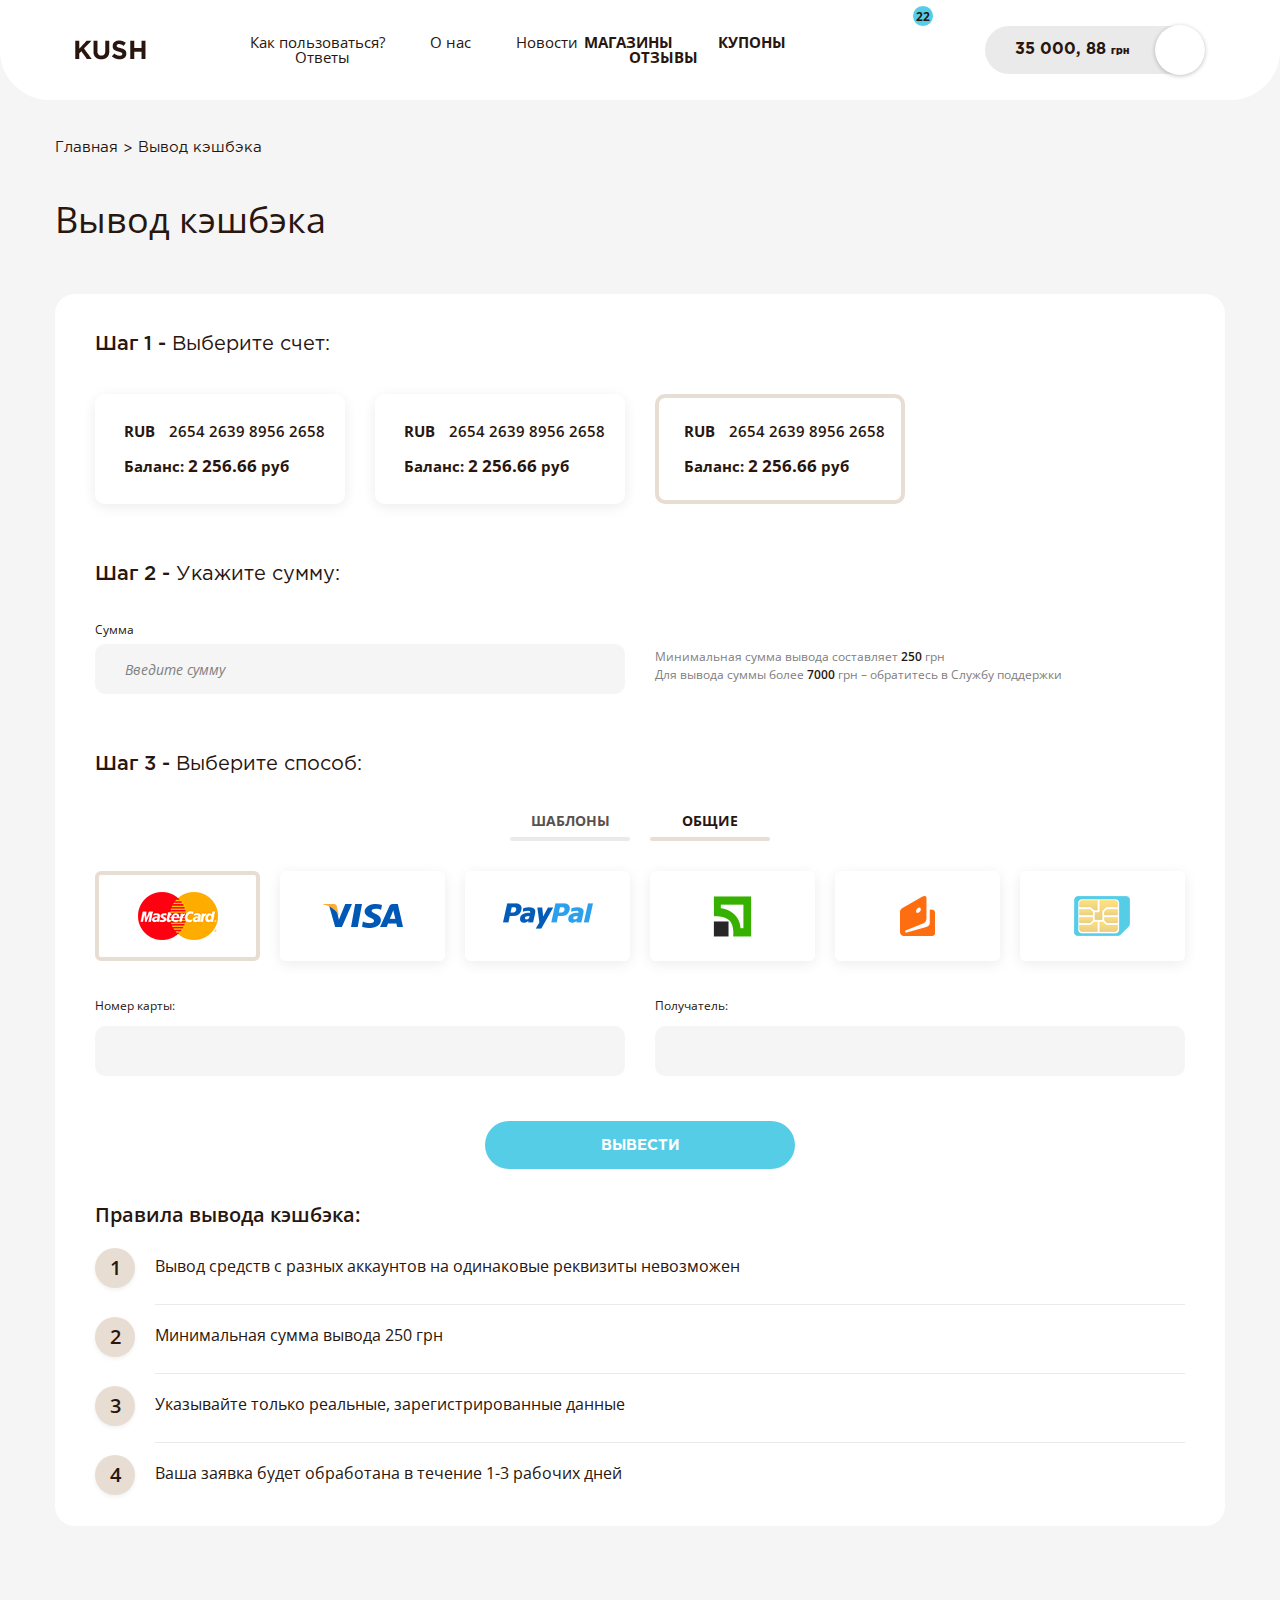
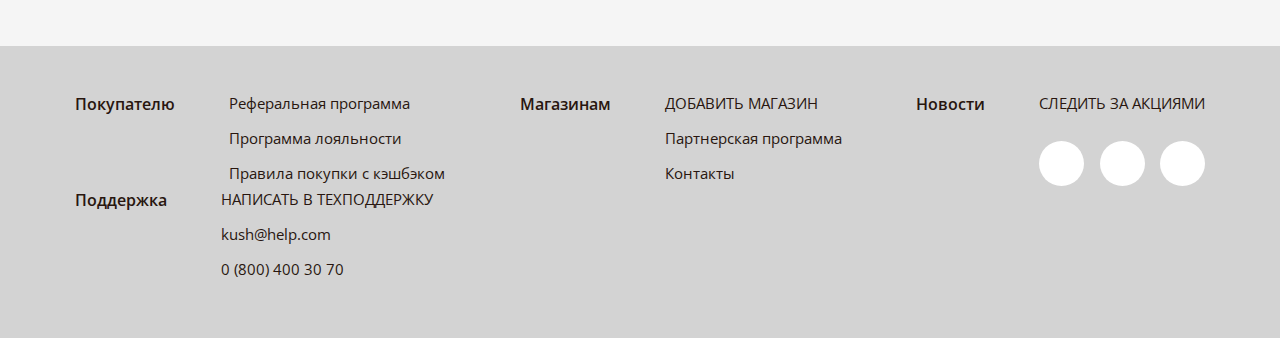
<file: documents/infer.html>
<!DOCTYPE html>
<html lang="en">
<head>
    <meta charset="UTF-8">
    <meta name="viewport" content="width=device-width" initial-scale="1.0">
    <title>Document</title>
    <!-- <link rel="icon" href="" type="image/png "> -->
    <link rel="stylesheet" href="../css/style.css">
    <link rel="stylesheet" href="../css/page.css">
    <link rel="stylesheet" href="../css/media.css">
    <link rel="stylesheet" href="../css/slick.css">
    <link href="https://fonts.googleapis.com/css?family=Open+Sans:400,400i,600,700" rel="stylesheet">
    <link rel="stylesheet" href="https://use.fontawesome.com/releases/v5.4.1/css/all.css" integrity="sha384-5sAR7xN1Nv6T6+dT2mhtzEpVJvfS3NScPQTrOxhwjIuvcA67KV2R5Jz6kr4abQsz" crossorigin="anonymous">

</head>
<body class="pagename-infer">
  <header class="header authorized">
    <div class="header-sticky">
      <div class="header-content">
        <div class="header-content__img">
          <a href="../index.html"><img src="../img/logo.png" alt=""></a>
        </div>
        <ul class="list-secondary">
          <li class="header-list-item"><a href="explanations.html">Как пользоваться?</a></li>
          <li class="header-list-item"><a href="#">О нас</a></li>
          <li class="header-list-item"><a href="news.html">Новости</a></li>
          <li class="header-list-item"><a href="questions.html">Ответы</a></li>
        </ul>
        <ul class="list-primary">
          <li class="header-list-item"><a href="#">Магазины</a></li>
          <li class="header-list-item"><a href="#">Купоны</a></li>
          <li class="header-list-item"><a href="reviews.html">Отзывы</a></li>
        </ul>
        <div class="header-content__search">
          <span class="button-hover search-button"><i class="fas fa-search"></i></span>
          <a class="button-hover notifications-button" href="#">
            <span class="num-counter">22</span>
            <i class="far fa-bell"></i>
          </a>
          <a class="button-hover interesting-button" href="#">
            <i class="far fa-heart"></i>
          </a>
        </div>
        <div class="header-content__authorized">
          <span class="account-price"><span class="num">35 000, 88</span> <span class="currensy">грн</span></span>
        <!-- class icon -->  <a href="#" class="account-logo" style="background-image: url('');"><i class="far fa-user"></i></a>
          <div class="authorized-dropdown">
            <div class="authorized-dropdown__wrapper">
              <ul class="authorized-dropdown__list">
                <li class="authorized-dropdown__item"><a href="#">Реферальная сеть</a></li>
                <li class="authorized-dropdown__item"><a href="#">Кэшбэк-ссылка</a></li>
                <li class="authorized-dropdown__item"><a href="#">Кабинет</a></li>
                <li class="authorized-dropdown__item"><a href="#">Покупки</a></li>
                <li class="authorized-dropdown__item"><a href="#">Переходы</a></li>
                <li class="authorized-dropdown__item"><a href="#">Транзакции</a></li>
              </ul>
              <ul class="authorized-dropdown__list">
                <li class="authorized-dropdown__item"><a href="#">Настройки</a></li>
                <li class="authorized-dropdown__item"><a href="#">Помощь</a></li>
              </ul>
              <ul class="authorized-dropdown__list">
                <li class="authorized-dropdown__item"><a href="#">Выйти</a></li>
              </ul>
            </div>
          </div>
        </div>
        <div class="header-content__login">
          <div class="login-holder">
            <a href="authentication.html#login">Войти</a>
            <a href="authentication.html">Зарегистрироваться <i class="far fa-user"></i></a>
          </div>
        </div>
      </div>
    </div>
    <div class="modal-search found"> <!-- found -->
      <div class="wrapper-center">
        <div class="form-holder">
          <form action="" class="modal-form">
            <input type="text" class="modal-form__input" placeholder="Ищите: магазины, товары, купоны, публикации, ответы">
            <span class="input-clear">&times;</span>
          </form>
        </div>
        <div class="found-status">
          <span class="not-found">По вашему запросу ничего не найдено</span>
          <span class="found">Найдено по вашему запросу:</span>
        </div>
        <div class="search-result">
          <div class="search-result__list">
            <ul class="search-list header-search__tabs">
              <li class="search-list__item active" data-quantity="1001" data-target="all">
                <div class="search-list__bg"></div>
                <p>Все (<span>1001</span>)</p></li>
              <li class="search-list__item" data-quantity="1" data-target="shop">
                <div class="search-list__bg"></div>
                <p>Магазинов (<span>1</span>)</p></li>
              <li class="search-list__item" data-quantity="999" data-target="product">
                <div class="search-list__bg"></div>
                <p>Товаров (<span>999</span>)</p></li>
              <li class="search-list__item" data-quantity="99" data-target="coupons">
                <div class="search-list__bg"></div>
                <p>Купонов (<span>99</span>)</p></li>
              <li class="search-list__item" data-quantity="10" data-target="publications">
                <div class="search-list__bg"></div>
                <p>Публикаций (<span>10</span>)</p></li>
              <li class="search-list__item" data-quantity="0" data-target="answers">
                <div class="search-list__bg"></div>
                <p>Ответов (<span>0</span>)</p></li>
            </ul>
            <div class="search-list-background"></div>
          </div>
          <div class="search-result__content js-content__radius">
            <div class="search-tab active" data-target="all">
              <div class="search-card">
                <p class="title">Магазины</p>
                <ul class="search-card__content">
                  <li class="search-card__item active">
                    <div class="search-card__aligner">
                      <div class="like-block">
                        <div class="like-block__button">
                          <i class="far fa-heart"></i>
                        </div>
                        <div class="like-block__img">
                          <img src="../img/lamoda.png" alt="">
                        </div>
                      </div>
                      <div class="search-card__amount hot">
                        <span class="old-amount">до <span>-<span class="value">5,5</span>%</span></span>
                        <span class="current-amount">-<span class="value">5,5</span>%</span>
                      </div>
                      <div class="search-card__link">
                        <a href="#">В магазин</a>
                      </div>
                    </div>
                  </li>
                </ul>
              </div>
              <div class="search-card">
                <p class="title">Купоны</p>
                <ul class="search-card__content">
                  <li class="search-card__item active">
                    <div class="search-card__aligner">
                      <div class="like-block">
                        <div class="like-block__button">
                          <i class="far fa-heart"></i>
                        </div>
                        <div class="like-block__img">
                          <img src="../img/lamoda.png" alt="">
                        </div>
                      </div>
                      <div class="coupon-block">
                        <div class="coupon-block__amount">
                          <div class="coupon-amount">
                            <span class="text"><b>20% </b>скидка на спортивные бренды спортивные бренды</span>
                          </div>
                        </div>
                        <div class="coupon-block__time">
                          <span>Осталось <b class="days">10 <span class="days__text">дней</span></b> (<span>до <span class="month">29.10</span></span>)</span>
                        </div>
                      </div>
                      <div class="promo">
                        <span class="promo__code">Промокод: <b>не нужен</b></span>
                      </div>
                      <div class="search-card__link">
                        <a href="#">Смотреть товары</a>
                      </div>
                    </div>
                  </li>
                  <li class="search-card__item active">
                    <div class="search-card__aligner">
                      <div class="like-block">
                        <div class="like-block__button">
                          <i class="far fa-heart"></i>
                        </div>
                        <div class="like-block__img">
                          <img src="../img/lamoda.png" alt="">
                        </div>
                      </div>
                      <div class="coupon-block">
                        <div class="coupon-block__amount">
                          <div class="coupon-amount">
                            <span class="text"><b>20% </b>скидка на спортивные бренды</span>
                          </div>
                        </div>
                        <div class="coupon-block__time">
                          <span>Осталось <b class="days">10 <span class="days__text">дней</span></b> (<span>до <span class="month">29.10</span></span>)</span>
                        </div>
                      </div>
                      <div class="promo">
                        <span class="promo__code">Промокод: <b>не нужен</b></span>
                      </div>
                      <div class="search-card__link">
                        <a href="#">Смотреть товары</a>
                      </div>
                    </div>
                  </li>
                  <li class="search-card__item active">
                    <div class="search-card__aligner">
                      <div class="like-block">
                        <div class="like-block__button">
                          <i class="far fa-heart"></i>
                        </div>
                        <div class="like-block__img">
                          <img src="../img/lamoda.png" alt="">
                        </div>
                      </div>
                      <div class="coupon-block">
                        <div class="coupon-block__amount">
                          <div class="coupon-amount">
                            <span class="text"><b>20% </b>скидка на спортивные бренды</span>
                          </div>
                        </div>
                        <div class="coupon-block__time">
                          <span>Осталось <b class="days">10 <span class="days__text">дней</span></b> (<span>до <span class="month">29.10</span></span>)</span>
                        </div>
                      </div>
                      <div class="promo">
                        <span class="promo__code">Промокод: <b>не нужен</b></span>
                      </div>
                      <div class="search-card__link">
                        <a href="#">Смотреть товары</a>
                      </div>
                    </div>
                  </li>
                  <li class="search-card__item active">
                    <div class="search-card__aligner">
                      <div class="like-block">
                        <div class="like-block__button">
                          <i class="far fa-heart"></i>
                        </div>
                        <div class="like-block__img">
                          <img src="../img/lamoda.png" alt="">
                        </div>
                      </div>
                      <div class="coupon-block">
                        <div class="coupon-block__amount">
                          <div class="coupon-amount">
                            <span class="text"><b>20% </b>скидка на спортивные бренды</span>
                          </div>
                        </div>
                        <div class="coupon-block__time">
                          <span>Осталось <b class="days">10 <span class="days__text">дней</span></b> (<span>до <span class="month">29.10</span></span>)</span>
                        </div>
                      </div>
                      <div class="promo">
                        <span class="promo__code">Промокод: <b>не нужен</b></span>
                      </div>
                      <div class="search-card__link">
                        <a href="#">Смотреть товары</a>
                      </div>
                    </div>
                  </li>
                </ul>
              </div>
            </div>
            <div class="search-tab" data-target="shop">
              <div class="search-card">
                <ul class="search-card__content">
                  <li class="search-card__item active">
                    <div class="search-card__aligner">
                      <div class="like-block">
                        <div class="like-block__button">
                          <i class="far fa-heart"></i>
                        </div>
                        <div class="like-block__img">
                          <img src="../img/shop2.png" alt="">
                        </div>
                      </div>
                      <div class="search-card__amount hot">
                        <span class="old-amount">до <span>-<span class="value">5,5</span>%</span></span>
                        <span class="current-amount">-<span class="value">5,5</span>%</span>
                      </div>
                      <div class="search-card__link">
                        <a href="#">В магазин</a>
                      </div>
                    </div>
                  </li>
                  <li class="search-card__item active">
                    <div class="search-card__aligner">
                      <div class="like-block">
                        <div class="like-block__button">
                          <i class="far fa-heart"></i>
                        </div>
                        <div class="like-block__img">
                          <img src="../img/lamoda.png" alt="">
                        </div>
                      </div>
                      <div class="coupon-block">
                        <div class="coupon-block__amount">
                          <div class="coupon-amount">
                            <span class="text"><b>20% </b>скидка на спортивные бренды спортивные бренды</span>
                          </div>
                        </div>
                        <div class="coupon-block__time">
                          <span>Осталось <b class="days">10 <span class="days__text">дней</span></b> (<span>до <span class="month">29.10</span></span>)</span>
                        </div>
                      </div>
                      <div class="promo">
                        <span class="promo__code">Промокод: <b>не нужен</b></span>
                      </div>
                      <div class="search-card__link">
                        <a href="#">Смотреть товары</a>
                      </div>
                    </div>
                  </li>
                  <li class="search-card__item active">
                    <div class="search-card__aligner">
                      <div class="like-block">
                        <div class="like-block__button">
                          <i class="far fa-heart"></i>
                        </div>
                        <div class="like-block__img">
                          <img src="../img/lamoda.png" alt="">
                        </div>
                      </div>
                      <div class="coupon-block">
                        <div class="coupon-block__amount">
                          <div class="coupon-amount">
                            <span class="text"><b>20% </b>скидка на спортивные бренды</span>
                          </div>
                        </div>
                        <div class="coupon-block__time">
                          <span>Осталось <b class="days">10 <span class="days__text">дней</span></b> (<span>до <span class="month">29.10</span></span>)</span>
                        </div>
                      </div>
                      <div class="promo">
                        <span class="promo__code">Промокод: <b>не нужен</b></span>
                      </div>
                      <div class="search-card__link">
                        <a href="#">Смотреть товары</a>
                      </div>
                    </div>
                  </li>
                  <li class="search-card__item active">
                    <div class="search-card__aligner">
                      <div class="like-block">
                        <div class="like-block__button">
                          <i class="far fa-heart"></i>
                        </div>
                        <div class="like-block__img">
                          <img src="../img/lamoda.png" alt="">
                        </div>
                      </div>
                      <div class="coupon-block">
                        <div class="coupon-block__amount">
                          <div class="coupon-amount">
                            <span class="text"><b>20% </b>скидка на спортивные бренды</span>
                          </div>
                        </div>
                        <div class="coupon-block__time">
                          <span>Осталось <b class="days">10 <span class="days__text">дней</span></b> (<span>до <span class="month">29.10</span></span>)</span>
                        </div>
                      </div>
                      <div class="promo">
                        <span class="promo__code">Промокод: <b>не нужен</b></span>
                      </div>
                      <div class="search-card__link">
                        <a href="#">Смотреть товары</a>
                      </div>
                    </div>
                  </li>
                  <li class="search-card__item active">
                    <div class="search-card__aligner">
                      <div class="like-block">
                        <div class="like-block__button">
                          <i class="far fa-heart"></i>
                        </div>
                        <div class="like-block__img">
                          <img src="../img/lamoda.png" alt="">
                        </div>
                      </div>
                      <div class="coupon-block">
                        <div class="coupon-block__amount">
                          <div class="coupon-amount">
                            <span class="text"><b>20% </b>скидка на спортивные бренды</span>
                          </div>
                        </div>
                        <div class="coupon-block__time">
                          <span>Осталось <b class="days">10 <span class="days__text">дней</span></b> (<span>до <span class="month">29.10</span></span>)</span>
                        </div>
                      </div>
                      <div class="promo">
                        <span class="promo__code">Промокод: <b>не нужен</b></span>
                      </div>
                      <div class="search-card__link">
                        <a href="#">Смотреть товары</a>
                      </div>
                    </div>
                  </li>
                </ul>
              </div>
            </div>
            <div class="search-tab" data-target="product">
            </div>
            <div class="search-tab" data-target="coupons">
            </div>
            <div class="search-tab" data-target="publications">
            </div>
            <div class="search-tab" data-target="answers">
            </div>
            <div class="show-more">
              <button class="show-more__btn">Показать еще</button>
            </div>
            <div class="loading">
              <i class="fas fa-redo-alt"></i>
            </div>
          </div>
        </div>
      </div>
    </div>
  </header>
  <main class="main">
    <div class="wrapper">
      <ul class="breadcrumbs">
        <li class="breadcrumbs__item"><a href="#">Главная</a></li>
        <li class="breadcrumbs__item"><a href="#">Вывод кэшбэка</a></li>
      </ul>
      <div class="section-title section-title--text-left">
        <h2 class="section-title__text">Вывод кэшбэка</h2>
      </div>
      <div class="section-wrapper">
        <p class="block-title"><b>Шаг 1 - </b>Выберите счет: </p>
        <div class="infer-container">
          <div class="purse-card">
            <div class="purse-card__container">
              <div class="purse-card__top">
                <span class="currency">RUB</span>
                <span class="number">2654 2639 8956 2658</span>
              </div>
              <div class="purse-card__bottom">
                <span class="title">Баланс:</span>
                <span class="value">2 256.66</span>
                <span class="currency">руб</span>
              </div>
            </div>
          </div>
          <div class="purse-card">
            <div class="purse-card__container">
              <div class="purse-card__top">
                <span class="currency">RUB</span>
                <span class="number">2654 2639 8956 2658</span>
              </div>
              <div class="purse-card__bottom">
                <span class="title">Баланс:</span>
                <span class="value">2 256.66</span>
                <span class="currency">руб</span>
              </div>
            </div>
          </div>
          <div class="purse-card active">
            <div class="purse-card__container">
              <div class="purse-card__top">
                <span class="currency">RUB</span>
                <span class="number">2654 2639 8956 2658</span>
              </div>
              <div class="purse-card__bottom">
                <span class="title">Баланс:</span>
                <span class="value">2 256.66</span>
                <span class="currency">руб</span>
              </div>
            </div>
          </div>
        </div>
        <p class="block-title"><b>Шаг 2 - </b>Укажите сумму: </p>
        <div class="infer-container">
          <div class="form-content__block">
            <p class="title">Сумма</p>
            <input type="text" placeholder="Введите сумму" data-name="price" class="js-withdrawal-value">
          </div>
          <p class="additional-text">Минимальная сумма вывода составляет <b>250</b> грн<br>Для вывода суммы более <b>7000</b> грн – обратитесь в Cлужбу поддержки</p>
        </div>
        <p class="block-title"><b>Шаг 3 - </b>Выберите способ: </p>
        <div class="finance-tabs">
          <p class="finance-tabs__item" id="template-purse">Шаблоны</p>
          <p class="finance-tabs__item active" id="common-purse">Общие</p>
        </div>
        <div class="finance" data-target="template-purse">
          <div class="finance-block">
            <div class="finance-card disabled-change" data-mode='{"45":{"name":"person", "title":"Получатель:","hint":""},"25":{"name":"name", "title":"Название:", "hint":""}}'>
              <div class="finance-card__info">
                <div class="finance-card__img">
                  <img src="../img/privat2.png" alt="">
                </div>
                <span class="text js-field-text" data-name="name">123</span>
              </div>
              <span class="text js-text">
                <span class="num  js-field-text" data-name="number">32</span>
              </span>
              <input class="personName js-field-text" data-name="person" type="hidden" value="1">
            </div>
            <div class="finance-card disabled-change" data-mode='{"45":{"name":"person", "title":"Получатель:","hint":""},"25":{"name":"name", "title":"Название:", "hint":""}}'>
              <div class="finance-card__info">
                <div class="finance-card__img">
                  <img src="../img/mc2.png" alt="">
                </div>
                <span class="text js-field-text" data-name="name">123</span>
              </div>
              <span class="text js-text">
                <span class="num  js-field-text" data-name="number">32</span>
              </span>
              <input class="personName js-field-text" data-name="person" type="hidden" value="1">
            </div>
          </div>
          <div class="card-settings">
              <div class="card-settings__js"></div>
          </div>
          <button class="btn-blue js-withdrawal">Вывести</button>
        </div>
        <div class="finance active" data-target="common-purse">
          <div class="cards-block">
            <ul class="cards-block__list">
              <li class="cards-block__item active" data-mode='{"menu": "null", "fields": {"45":{"name":"person", "title":"Получатель:","hint":""},"35":{"name":"number", "title":"Номер карты:", "hint":""}}}'>
                <img src="../img/mc3.png" alt="">
              </li>

              <li class="cards-block__item" data-mode='{"menu": "null", "fields": {"2":{"name":"person", "title":"Получатель:","hint":""},"15":{"name":"number", "title":"Номер карты:", "hint":""}}}'>
                <img src="../img/visa3.png" alt="">
              </li>

              <li class="cards-block__item" data-mode='{"menu": "null", "fields": {"3":{"name":"person", "title":"Получатель:","hint":""},"16":{"name":"number", "title":"Номер карты:", "hint":""}}}'>
                <img src="../img/paypal3.png" alt="">
              </li>

              <li class="cards-block__item" data-mode='{"menu": "null", "fields": {"4":{"name":"person", "title":"Получатель:","hint":""},"17":{"name":"number", "title":"Номер карты:", "hint":""}}}'>
                <img src="../img/pp3.png" alt="">
              </li>

              <li class="cards-block__item" data-mode='{"menu": "null", "fields": {"4":{"name":"person", "title":"Получатель:","hint":""},"17":{"name":"number", "title":"Номер карты:", "hint":""}}}'>
                <img src="../img/ym3.png" alt="">
              </li>
              <li class="cards-block__item" data-mode='{"menu": "null", "fields": {"4":{"name":"person", "title":"Получатель:","hint":""},"18":{"name":"number", "title":"Телефон:","hint":""}}}'>
                <img src="../img/sim3.png" alt="">
              </li>
            </ul>
            <div class="cards-block__content"></div>
          </div>
          <button class="btn-blue js-withdrawal">Вывести</button>
        </div>
        <div class="questions-content simple">
          <p class="title">Правила вывода кэшбэка:</p>
          <div class="spoiler active">
            <div class="spoiler__content">
              <p>Вывод средств с разных аккаунтов на одинаковые реквизиты невозможен</p>
            </div>
          </div>
          <div class="spoiler active">
            <div class="spoiler__content">
              <p>Минимальная сумма вывода 250 грн</p>
            </div>
          </div>
          <div class="spoiler active">
            <div class="spoiler__content">
              <p>Указывайте только реальные, зарегистрированные данные</p>
            </div>
          </div>
          <div class="spoiler active">
            <div class="spoiler__content">
              <p>Ваша заявка будет обработана в течение 1-3 рабочих дней</p>
            </div>
          </div>
        </div>
    </main>
  <footer class="footer">
    <div class="modal-block modal-withdrawal">
      <div class="modal-block__content">
        <span class="modal-close"><i class="fas fa-times"></i></span>
        <p class="title">Вывести?</p>
        <ul class="modal-block__list">
          <li class="modal-block__item">Сумма: <b><span class="js-modal-value" data-target="price">250.00</span> <span>грн</span></b></li>
          <li class="modal-block__item">Реквизиты: <b><span class="js-modal-value" data-target="number">2654 8965 2365 2586</span></b></li>
          <li class="modal-block__item">Получатель: <b><span  class="js-modal-value" data-target="person">Хвильнюк Андрей Викторович</span></b></li>
        </ul>
        <div class="modal-block__buttons">
          <a href="" class="standart-btn btn-blue">Вывести</a>
          <button class="standart-btn modal-cancel">Отменить</button>
        </div>
      </div>
    </div>
    <div class="wrapper-center">
      <div class="footer-content">
        <span class="title">Покупателю</span>
        <ul class="footer-content__list">
          <li class="footer-content__item"><a href="#">Реферальная программа</a></li>
          <li class="footer-content__item"><a href="#">Программа лояльности</a></li>
          <li class="footer-content__item"><a href="#">Правила покупки с кэшбэком</a></li>
        </ul>
      </div>
      <div class="footer-content">
        <span class="title">Магазинам</span>
        <ul class="footer-content__list">
          <li class="footer-content__item item--uppercase"><a href="#">Добавить магазин</a></li>
          <li class="footer-content__item"><a href="#">Партнерская программа</a></li>
          <li class="footer-content__item"><a href="#">Контакты</a></li>
        </ul>
      </div>
      <div class="footer-content">
        <span class="title">Новости</span>
        <ul class="footer-content__list">
          <li class="footer-content__item item--uppercase">Следить за акциями</li>
          <li class="footer-content__item">
            <ul class="social-list">
              <li class="social-list__item"><a href="#"><i class="fab fa-facebook-f"></i></a></li>
              <li class="social-list__item"><a href="#"><i class="fab fa-instagram"></i></a></li>
              <li class="social-list__item"><a href="#"><i class="fab fa-youtube"></i></a></li>
            </ul>
          </li>
        </ul>
      </div>
      <div class="footer-content">
        <span class="title">Поддержка</span>
        <ul class="footer-content__list">
          <li class="footer-content__item item--uppercase"><a href="#">Написать в техподдержку</a></li>
          <li class="footer-content__item"><a href="mailto:#">kush@help.com</a></li>
          <li class="footer-content__item"><a href="tel:#">0 (800) 400 30 70 </a></li>
        </ul>
      </div>
    </div>
  </footer>
  

  <script type="text/javascript" src="http://ajax.googleapis.com/ajax/libs/jquery/2.0.3/jquery.min.js"></script>

  <script src="../js/jquery-3.2.1.min.js"></script>
  <script src="../js/slick.min.js"></script>
  <script src="../js/script.js"></script>

</body>
</html>
</file>
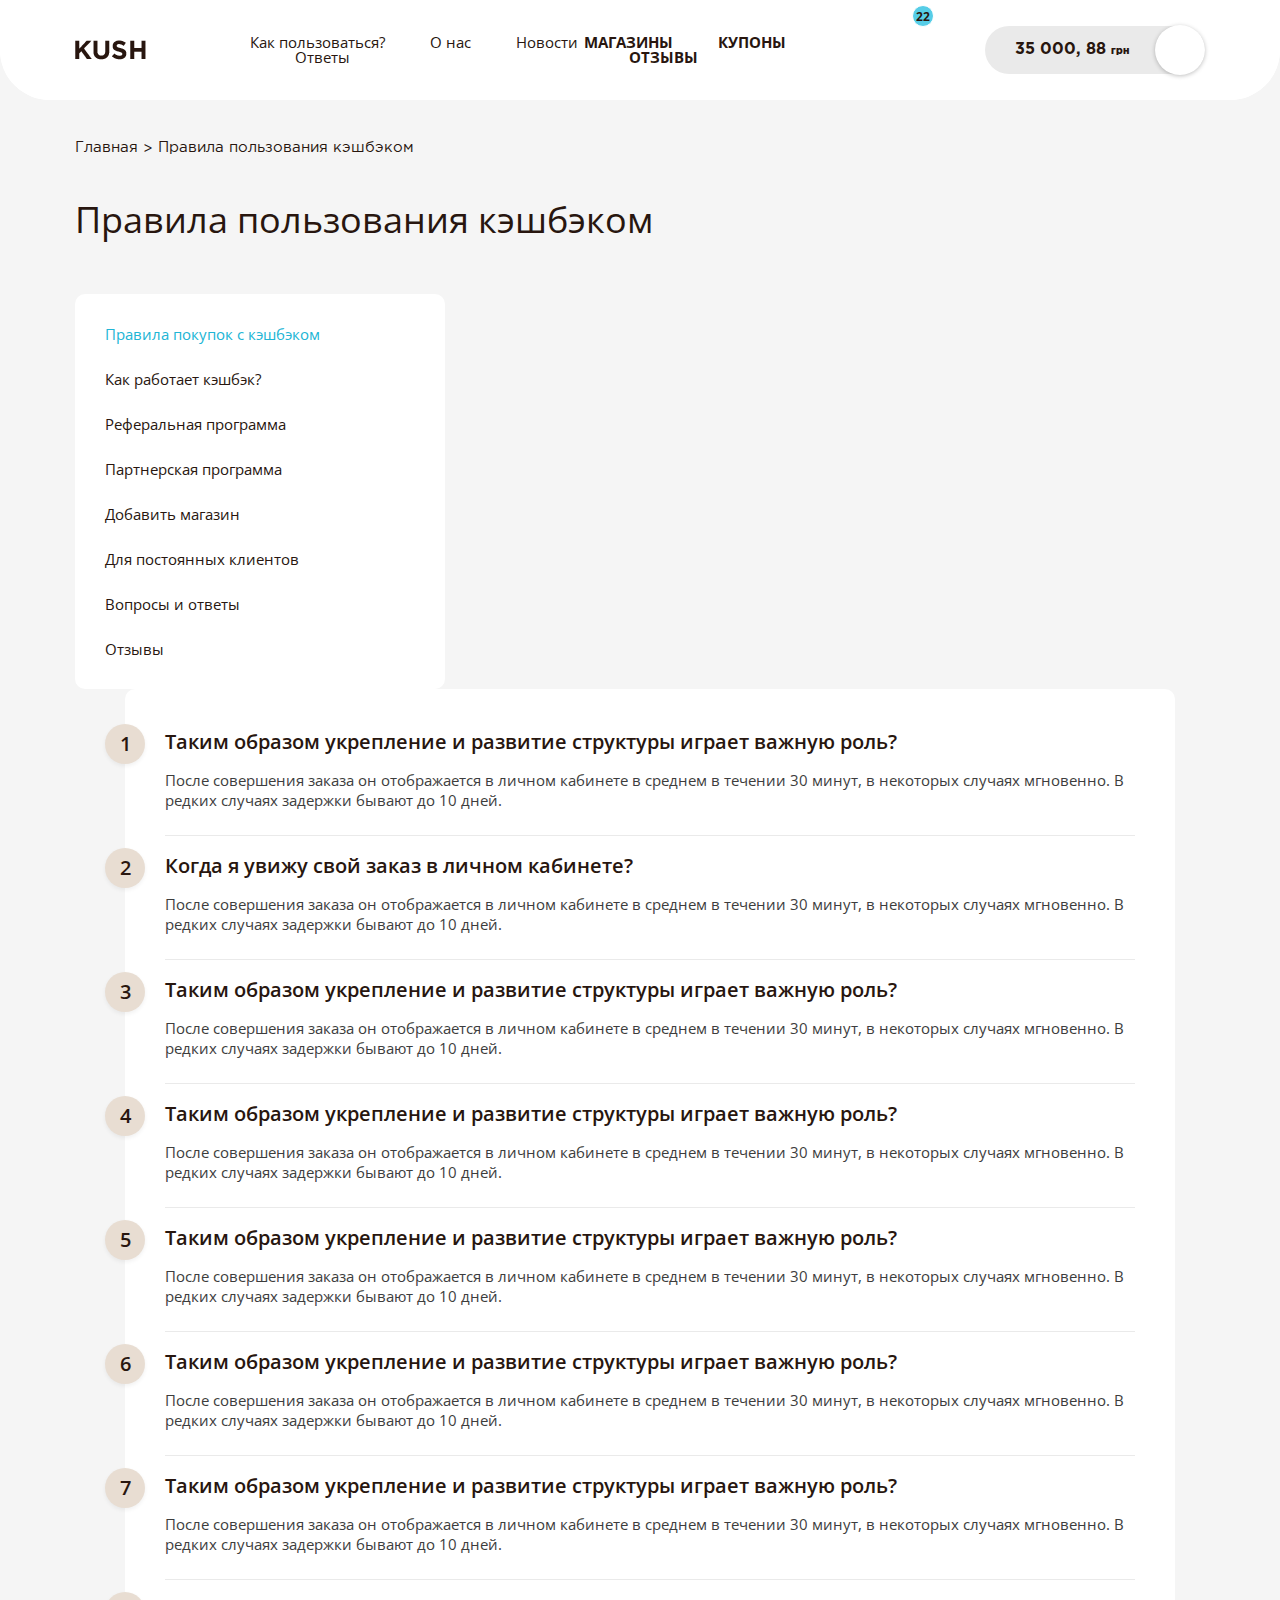
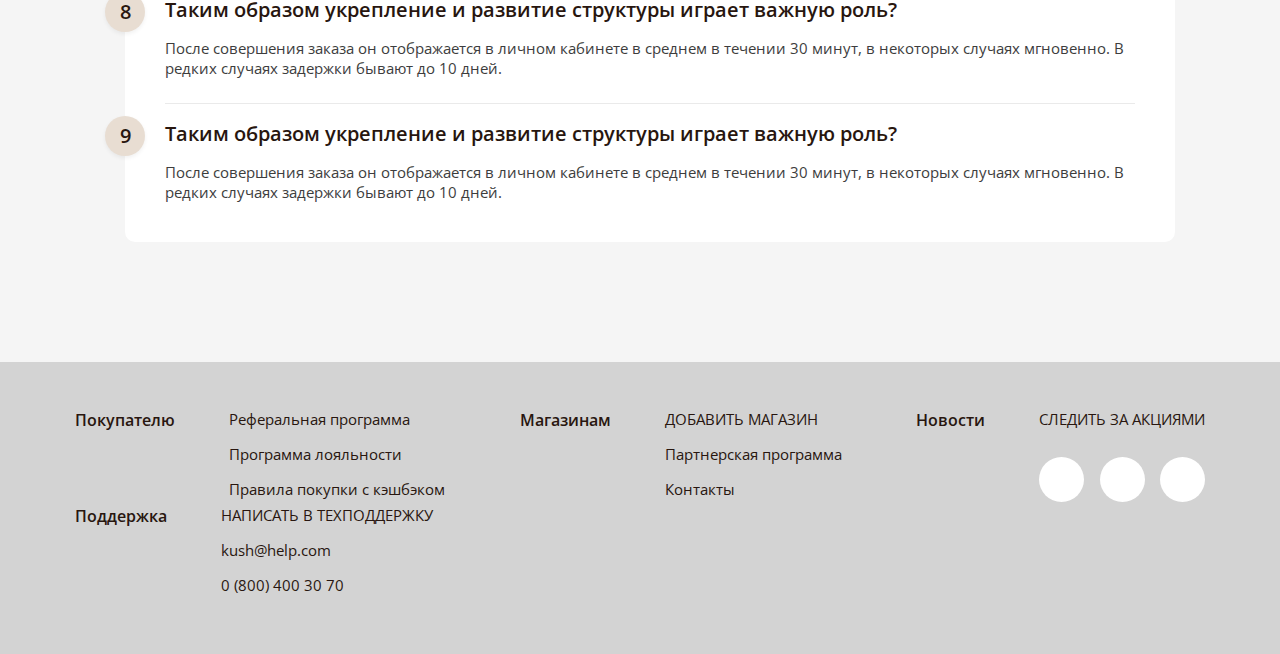
<file: documents/instruction.html>
<!DOCTYPE html>
<html lang="en">
<head>
    <meta charset="UTF-8">
    <meta name="viewport" content="width=device-width" initial-scale="1.0">
    <title>Document</title>
    <!-- <link rel="icon" href="" type="image/png"> -->
    <link rel="stylesheet" href="../css/style.css">
    <link rel="stylesheet" href="../css/page.css">
    <link rel="stylesheet" href="../css/media.css">
    <link rel="stylesheet" href="../css/slick.css">
    <link href="https://fonts.googleapis.com/css?family=Open+Sans:400,400i,600,700" rel="stylesheet">
    <link rel="stylesheet" href="https://use.fontawesome.com/releases/v5.4.1/css/all.css" integrity="sha384-5sAR7xN1Nv6T6+dT2mhtzEpVJvfS3NScPQTrOxhwjIuvcA67KV2R5Jz6kr4abQsz" crossorigin="anonymous">

</head>
<body class="pagename-instruction">
  <header class="header authorized">
    <div class="header-sticky">
      <div class="header-content">
        <div class="header-content__img">
          <a href="../index.html"><img src="../img/logo.png" alt=""></a>
        </div>
        <ul class="list-secondary">
          <li class="header-list-item"><a href="explanations.html">Как пользоваться?</a></li>
          <li class="header-list-item"><a href="#">О нас</a></li>
          <li class="header-list-item"><a href="news.html">Новости</a></li>
          <li class="header-list-item"><a href="questions.html">Ответы</a></li>
        </ul>
        <ul class="list-primary">
          <li class="header-list-item"><a href="#">Магазины</a></li>
          <li class="header-list-item"><a href="#">Купоны</a></li>
          <li class="header-list-item"><a href="reviews.html">Отзывы</a></li>
        </ul>
        <div class="header-content__search">
          <span class="button-hover search-button"><i class="fas fa-search"></i></span>
          <a class="button-hover notifications-button" href="#">
            <span class="num-counter">22</span>
            <i class="far fa-bell"></i>
          </a>
          <a class="button-hover interesting-button" href="#">
            <i class="far fa-heart"></i>
          </a>
        </div>
        <div class="header-content__authorized">
          <span class="account-price"><span class="num">35 000, 88</span> <span class="currensy">грн</span></span>
        <!-- class icon -->  <a href="#" class="account-logo" style="background-image: url('');"><i class="far fa-user"></i></a>
          <div class="authorized-dropdown">
            <div class="authorized-dropdown__wrapper">
              <ul class="authorized-dropdown__list">
                <li class="authorized-dropdown__item"><a href="#">Реферальная сеть</a></li>
                <li class="authorized-dropdown__item"><a href="#">Кэшбэк-ссылка</a></li>
                <li class="authorized-dropdown__item"><a href="#">Кабинет</a></li>
                <li class="authorized-dropdown__item"><a href="#">Покупки</a></li>
                <li class="authorized-dropdown__item"><a href="#">Переходы</a></li>
                <li class="authorized-dropdown__item"><a href="#">Транзакции</a></li>
              </ul>
              <ul class="authorized-dropdown__list">
                <li class="authorized-dropdown__item"><a href="#">Настройки</a></li>
                <li class="authorized-dropdown__item"><a href="#">Помощь</a></li>
              </ul>
              <ul class="authorized-dropdown__list">
                <li class="authorized-dropdown__item"><a href="#">Выйти</a></li>
              </ul>
            </div>
          </div>
        </div>
        <div class="header-content__login">
          <div class="login-holder">
            <a href="authentication.html#login">Войти</a>
            <a href="authentication.html">Зарегистрироваться <i class="far fa-user"></i></a>
          </div>
        </div>
      </div>
    </div>
    <div class="modal-search found"> <!-- found -->
      <div class="wrapper-center">
        <div class="form-holder">
          <form action="" class="modal-form">
            <input type="text" class="modal-form__input" placeholder="Ищите: магазины, товары, купоны, публикации, ответы">
            <span class="input-clear">&times;</span>
          </form>
        </div>
        <div class="found-status">
          <span class="not-found">По вашему запросу ничего не найдено</span>
          <span class="found">Найдено по вашему запросу:</span>
        </div>
        <div class="search-result">
          <div class="search-result__list">
            <ul class="search-list header-search__tabs">
              <li class="search-list__item active" data-quantity="1001" data-target="all">
                <div class="search-list__bg"></div>
                <p>Все (<span>1001</span>)</p></li>
              <li class="search-list__item" data-quantity="1" data-target="shop">
                <div class="search-list__bg"></div>
                <p>Магазинов (<span>1</span>)</p></li>
              <li class="search-list__item" data-quantity="999" data-target="product">
                <div class="search-list__bg"></div>
                <p>Товаров (<span>999</span>)</p></li>
              <li class="search-list__item" data-quantity="99" data-target="coupons">
                <div class="search-list__bg"></div>
                <p>Купонов (<span>99</span>)</p></li>
              <li class="search-list__item" data-quantity="10" data-target="publications">
                <div class="search-list__bg"></div>
                <p>Публикаций (<span>10</span>)</p></li>
              <li class="search-list__item" data-quantity="0" data-target="answers">
                <div class="search-list__bg"></div>
                <p>Ответов (<span>0</span>)</p></li>
            </ul>
            <div class="search-list-background"></div>
          </div>
          <div class="search-result__content js-content__radius">
            <div class="search-tab active" data-target="all">
              <div class="search-card">
                <p class="title">Магазины</p>
                <ul class="search-card__content">
                  <li class="search-card__item active">
                    <div class="search-card__aligner">
                      <div class="like-block">
                        <div class="like-block__button">
                          <i class="far fa-heart"></i>
                        </div>
                        <div class="like-block__img">
                          <img src="../img/lamoda.png" alt="">
                        </div>
                      </div>
                      <div class="search-card__amount hot">
                        <span class="old-amount">до <span>-<span class="value">5,5</span>%</span></span>
                        <span class="current-amount">-<span class="value">5,5</span>%</span>
                      </div>
                      <div class="search-card__link">
                        <a href="#">В магазин</a>
                      </div>
                    </div>
                  </li>
                </ul>
              </div>
              <div class="search-card">
                <p class="title">Купоны</p>
                <ul class="search-card__content">
                  <li class="search-card__item active">
                    <div class="search-card__aligner">
                      <div class="like-block">
                        <div class="like-block__button">
                          <i class="far fa-heart"></i>
                        </div>
                        <div class="like-block__img">
                          <img src="../img/lamoda.png" alt="">
                        </div>
                      </div>
                      <div class="coupon-block">
                        <div class="coupon-block__amount">
                          <div class="coupon-amount">
                            <span class="text"><b>20% </b>скидка на спортивные бренды спортивные бренды</span>
                          </div>
                        </div>
                        <div class="coupon-block__time">
                          <span>Осталось <b class="days">10 <span class="days__text">дней</span></b> (<span>до <span class="month">29.10</span></span>)</span>
                        </div>
                      </div>
                      <div class="promo">
                        <span class="promo__code">Промокод: <b>не нужен</b></span>
                      </div>
                      <div class="search-card__link">
                        <a href="#">Смотреть товары</a>
                      </div>
                    </div>
                  </li>
                  <li class="search-card__item active">
                    <div class="search-card__aligner">
                      <div class="like-block">
                        <div class="like-block__button">
                          <i class="far fa-heart"></i>
                        </div>
                        <div class="like-block__img">
                          <img src="../img/lamoda.png" alt="">
                        </div>
                      </div>
                      <div class="coupon-block">
                        <div class="coupon-block__amount">
                          <div class="coupon-amount">
                            <span class="text"><b>20% </b>скидка на спортивные бренды</span>
                          </div>
                        </div>
                        <div class="coupon-block__time">
                          <span>Осталось <b class="days">10 <span class="days__text">дней</span></b> (<span>до <span class="month">29.10</span></span>)</span>
                        </div>
                      </div>
                      <div class="promo">
                        <span class="promo__code">Промокод: <b>не нужен</b></span>
                      </div>
                      <div class="search-card__link">
                        <a href="#">Смотреть товары</a>
                      </div>
                    </div>
                  </li>
                  <li class="search-card__item active">
                    <div class="search-card__aligner">
                      <div class="like-block">
                        <div class="like-block__button">
                          <i class="far fa-heart"></i>
                        </div>
                        <div class="like-block__img">
                          <img src="../img/lamoda.png" alt="">
                        </div>
                      </div>
                      <div class="coupon-block">
                        <div class="coupon-block__amount">
                          <div class="coupon-amount">
                            <span class="text"><b>20% </b>скидка на спортивные бренды</span>
                          </div>
                        </div>
                        <div class="coupon-block__time">
                          <span>Осталось <b class="days">10 <span class="days__text">дней</span></b> (<span>до <span class="month">29.10</span></span>)</span>
                        </div>
                      </div>
                      <div class="promo">
                        <span class="promo__code">Промокод: <b>не нужен</b></span>
                      </div>
                      <div class="search-card__link">
                        <a href="#">Смотреть товары</a>
                      </div>
                    </div>
                  </li>
                  <li class="search-card__item active">
                    <div class="search-card__aligner">
                      <div class="like-block">
                        <div class="like-block__button">
                          <i class="far fa-heart"></i>
                        </div>
                        <div class="like-block__img">
                          <img src="../img/lamoda.png" alt="">
                        </div>
                      </div>
                      <div class="coupon-block">
                        <div class="coupon-block__amount">
                          <div class="coupon-amount">
                            <span class="text"><b>20% </b>скидка на спортивные бренды</span>
                          </div>
                        </div>
                        <div class="coupon-block__time">
                          <span>Осталось <b class="days">10 <span class="days__text">дней</span></b> (<span>до <span class="month">29.10</span></span>)</span>
                        </div>
                      </div>
                      <div class="promo">
                        <span class="promo__code">Промокод: <b>не нужен</b></span>
                      </div>
                      <div class="search-card__link">
                        <a href="#">Смотреть товары</a>
                      </div>
                    </div>
                  </li>
                </ul>
              </div>
            </div>
            <div class="search-tab" data-target="shop">
              <div class="search-card">
                <ul class="search-card__content">
                  <li class="search-card__item active">
                    <div class="search-card__aligner">
                      <div class="like-block">
                        <div class="like-block__button">
                          <i class="far fa-heart"></i>
                        </div>
                        <div class="like-block__img">
                          <img src="../img/shop2.png" alt="">
                        </div>
                      </div>
                      <div class="search-card__amount hot">
                        <span class="old-amount">до <span>-<span class="value">5,5</span>%</span></span>
                        <span class="current-amount">-<span class="value">5,5</span>%</span>
                      </div>
                      <div class="search-card__link">
                        <a href="#">В магазин</a>
                      </div>
                    </div>
                  </li>
                  <li class="search-card__item active">
                    <div class="search-card__aligner">
                      <div class="like-block">
                        <div class="like-block__button">
                          <i class="far fa-heart"></i>
                        </div>
                        <div class="like-block__img">
                          <img src="../img/lamoda.png" alt="">
                        </div>
                      </div>
                      <div class="coupon-block">
                        <div class="coupon-block__amount">
                          <div class="coupon-amount">
                            <span class="text"><b>20% </b>скидка на спортивные бренды спортивные бренды</span>
                          </div>
                        </div>
                        <div class="coupon-block__time">
                          <span>Осталось <b class="days">10 <span class="days__text">дней</span></b> (<span>до <span class="month">29.10</span></span>)</span>
                        </div>
                      </div>
                      <div class="promo">
                        <span class="promo__code">Промокод: <b>не нужен</b></span>
                      </div>
                      <div class="search-card__link">
                        <a href="#">Смотреть товары</a>
                      </div>
                    </div>
                  </li>
                  <li class="search-card__item active">
                    <div class="search-card__aligner">
                      <div class="like-block">
                        <div class="like-block__button">
                          <i class="far fa-heart"></i>
                        </div>
                        <div class="like-block__img">
                          <img src="../img/lamoda.png" alt="">
                        </div>
                      </div>
                      <div class="coupon-block">
                        <div class="coupon-block__amount">
                          <div class="coupon-amount">
                            <span class="text"><b>20% </b>скидка на спортивные бренды</span>
                          </div>
                        </div>
                        <div class="coupon-block__time">
                          <span>Осталось <b class="days">10 <span class="days__text">дней</span></b> (<span>до <span class="month">29.10</span></span>)</span>
                        </div>
                      </div>
                      <div class="promo">
                        <span class="promo__code">Промокод: <b>не нужен</b></span>
                      </div>
                      <div class="search-card__link">
                        <a href="#">Смотреть товары</a>
                      </div>
                    </div>
                  </li>
                  <li class="search-card__item active">
                    <div class="search-card__aligner">
                      <div class="like-block">
                        <div class="like-block__button">
                          <i class="far fa-heart"></i>
                        </div>
                        <div class="like-block__img">
                          <img src="../img/lamoda.png" alt="">
                        </div>
                      </div>
                      <div class="coupon-block">
                        <div class="coupon-block__amount">
                          <div class="coupon-amount">
                            <span class="text"><b>20% </b>скидка на спортивные бренды</span>
                          </div>
                        </div>
                        <div class="coupon-block__time">
                          <span>Осталось <b class="days">10 <span class="days__text">дней</span></b> (<span>до <span class="month">29.10</span></span>)</span>
                        </div>
                      </div>
                      <div class="promo">
                        <span class="promo__code">Промокод: <b>не нужен</b></span>
                      </div>
                      <div class="search-card__link">
                        <a href="#">Смотреть товары</a>
                      </div>
                    </div>
                  </li>
                  <li class="search-card__item active">
                    <div class="search-card__aligner">
                      <div class="like-block">
                        <div class="like-block__button">
                          <i class="far fa-heart"></i>
                        </div>
                        <div class="like-block__img">
                          <img src="../img/lamoda.png" alt="">
                        </div>
                      </div>
                      <div class="coupon-block">
                        <div class="coupon-block__amount">
                          <div class="coupon-amount">
                            <span class="text"><b>20% </b>скидка на спортивные бренды</span>
                          </div>
                        </div>
                        <div class="coupon-block__time">
                          <span>Осталось <b class="days">10 <span class="days__text">дней</span></b> (<span>до <span class="month">29.10</span></span>)</span>
                        </div>
                      </div>
                      <div class="promo">
                        <span class="promo__code">Промокод: <b>не нужен</b></span>
                      </div>
                      <div class="search-card__link">
                        <a href="#">Смотреть товары</a>
                      </div>
                    </div>
                  </li>
                </ul>
              </div>
            </div>
            <div class="search-tab" data-target="product">
            </div>
            <div class="search-tab" data-target="coupons">
            </div>
            <div class="search-tab" data-target="publications">
            </div>
            <div class="search-tab" data-target="answers">
            </div>
            <div class="show-more">
              <button class="show-more__btn">Показать еще</button>
            </div>
            <div class="loading">
              <i class="fas fa-redo-alt"></i>
            </div>
          </div>
        </div>
      </div>
    </div>
  </header>
  <main class="main">
    <div class="wrapper-center">
      <ul class="breadcrumbs">
        <li class="breadcrumbs__item"><a href="#">Главная</a></li>
        <li class="breadcrumbs__item"><a href="#">Правила пользования кэшбэком</a></li>
      </ul>
      <div class="section-title section-title--text-left">
        <h2 class="section-title__text">Правила пользования кэшбэком</h2>
      </div>
      <div class="questions">
        <aside class="aside">
          <nav class="nav">
            <a class="nav__link active" href="#">Правила покупок с кэшбэком</a>
            <a class="nav__link" href="#">Как работает кэшбэк?</a>
            <a class="nav__link" href="#">Реферальная программа</a>
            <a class="nav__link" href="#">Партнерская программа</a>
            <a class="nav__link" href="#">Добавить магазин</a>
            <a class="nav__link" href="#">Для постоянных клиентов</a>
            <a class="nav__link" href="#">Вопросы и ответы</a>
            <a class="nav__link" href="#">Отзывы</a>
          </nav>
        </aside>
        <div class="questions-content simple">
          <div class="spoiler active">
            <span class="title">Таким образом укрепление и развитие структуры играет важную роль?</span>
            <div class="spoiler__content">
              <p>После совершения заказа он отображается в личном кабинете в среднем в течении 30 минут, в некоторых случаях мгновенно. В редких случаях задержки бывают до 10 дней.</p>
            </div>
          </div>
          <div class="spoiler active">
            <span class="title">Когда я увижу свой заказ в личном кабинете?</span>
            <div class="spoiler__content">
              <p>После совершения заказа он отображается в личном кабинете в среднем в течении 30 минут, в некоторых случаях мгновенно. В редких случаях задержки бывают до 10 дней.</p>
            </div>
          </div>
          <div class="spoiler active">
            <span class="title">Таким образом укрепление и развитие структуры играет важную роль?</span>
            <div class="spoiler__content">
              <p>После совершения заказа он отображается в личном кабинете в среднем в течении 30 минут, в некоторых случаях мгновенно. В редких случаях задержки бывают до 10 дней.</p>
            </div>
          </div>
          <div class="spoiler active">
            <span class="title">Таким образом укрепление и развитие структуры играет важную роль?</span>
            <div class="spoiler__content">
              <p>После совершения заказа он отображается в личном кабинете в среднем в течении 30 минут, в некоторых случаях мгновенно. В редких случаях задержки бывают до 10 дней.</p>
            </div>
          </div>
          <div class="spoiler active">
            <span class="title">Таким образом укрепление и развитие структуры играет важную роль?</span>
            <div class="spoiler__content">
              <p>После совершения заказа он отображается в личном кабинете в среднем в течении 30 минут, в некоторых случаях мгновенно. В редких случаях задержки бывают до 10 дней.</p>
            </div>
          </div>
          <div class="spoiler active">
            <span class="title">Таким образом укрепление и развитие структуры играет важную роль?</span>
            <div class="spoiler__content">
              <p>После совершения заказа он отображается в личном кабинете в среднем в течении 30 минут, в некоторых случаях мгновенно. В редких случаях задержки бывают до 10 дней.</p>
            </div>
          </div>
          <div class="spoiler active">
            <span class="title">Таким образом укрепление и развитие структуры играет важную роль?</span>
            <div class="spoiler__content">
              <p>После совершения заказа он отображается в личном кабинете в среднем в течении 30 минут, в некоторых случаях мгновенно. В редких случаях задержки бывают до 10 дней.</p>
            </div>
          </div>
          <div class="spoiler active">
            <span class="title">Таким образом укрепление и развитие структуры играет важную роль?</span>
            <div class="spoiler__content">
              <p>После совершения заказа он отображается в личном кабинете в среднем в течении 30 минут, в некоторых случаях мгновенно. В редких случаях задержки бывают до 10 дней.</p>
            </div>
          </div>
          <div class="spoiler active">
            <span class="title">Таким образом укрепление и развитие структуры играет важную роль?</span>
            <div class="spoiler__content">
              <p>После совершения заказа он отображается в личном кабинете в среднем в течении 30 минут, в некоторых случаях мгновенно. В редких случаях задержки бывают до 10 дней.</p>
            </div>
          </div>
        </div>
      </div>
    </div>
  </main>
  <footer class="footer">
    <div class="wrapper-center">
      <div class="footer-content">
        <span class="title">Покупателю</span>
        <ul class="footer-content__list">
          <li class="footer-content__item"><a href="#">Реферальная программа</a></li>
          <li class="footer-content__item"><a href="#">Программа лояльности</a></li>
          <li class="footer-content__item"><a href="#">Правила покупки с кэшбэком</a></li>
        </ul>
      </div>
      <div class="footer-content">
        <span class="title">Магазинам</span>
        <ul class="footer-content__list">
          <li class="footer-content__item item--uppercase"><a href="#">Добавить магазин</a></li>
          <li class="footer-content__item"><a href="#">Партнерская программа</a></li>
          <li class="footer-content__item"><a href="#">Контакты</a></li>
        </ul>
      </div>
      <div class="footer-content">
        <span class="title">Новости</span>
        <ul class="footer-content__list">
          <li class="footer-content__item item--uppercase">Следить за акциями</li>
          <li class="footer-content__item">
            <ul class="social-list">
              <li class="social-list__item"><a href="#"><i class="fab fa-facebook-f"></i></a></li>
              <li class="social-list__item"><a href="#"><i class="fab fa-instagram"></i></a></li>
              <li class="social-list__item"><a href="#"><i class="fab fa-youtube"></i></a></li>
            </ul>
          </li>
        </ul>
      </div>
      <div class="footer-content">
        <span class="title">Поддержка</span>
        <ul class="footer-content__list">
          <li class="footer-content__item item--uppercase"><a href="#">Написать в техподдержку</a></li>
          <li class="footer-content__item"><a href="mailto:#">kush@help.com</a></li>
          <li class="footer-content__item"><a href="tel:#">0 (800) 400 30 70 </a></li>
        </ul>
      </div>
    </div>
  </footer>

  <script src="../js/jquery-3.2.1.min.js"></script>
  <script src="../js/slick.min.js"></script>
  <script src="../js/script.js"></script>

</body>
</html>
</file>
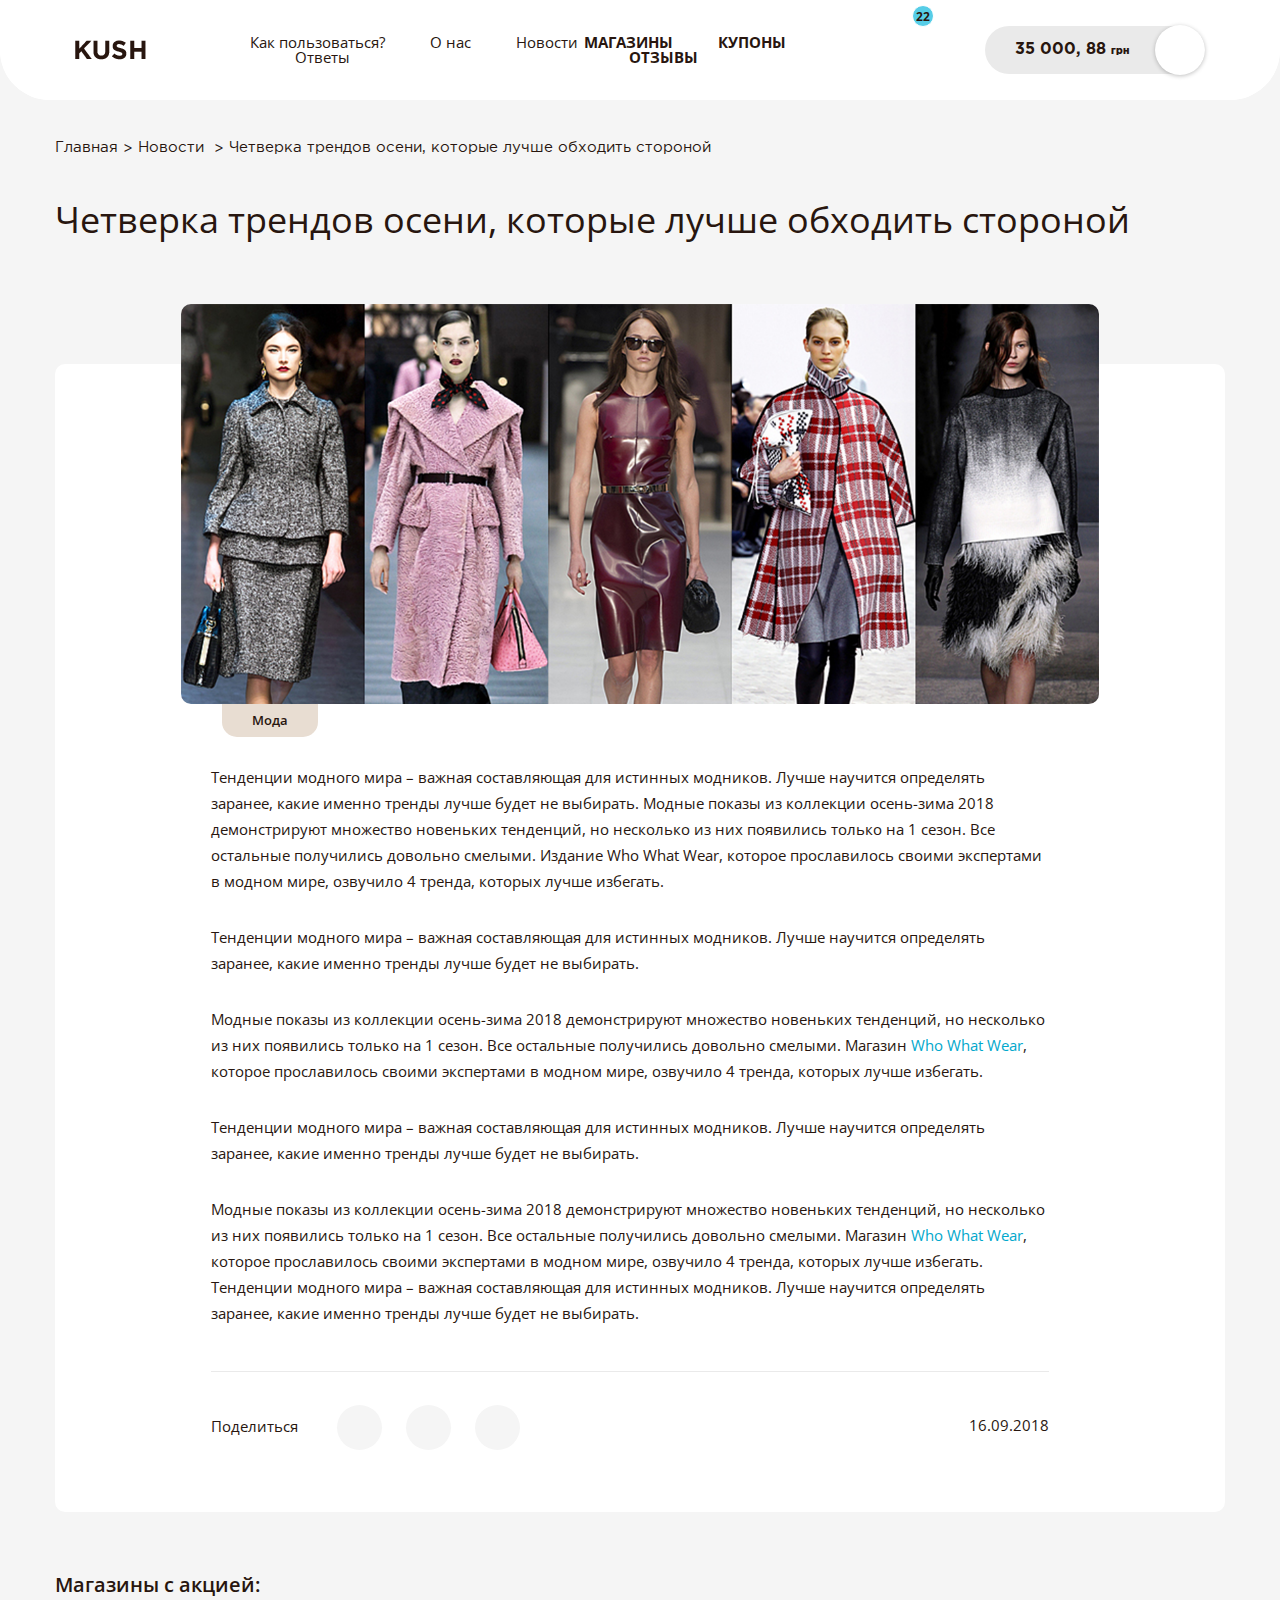
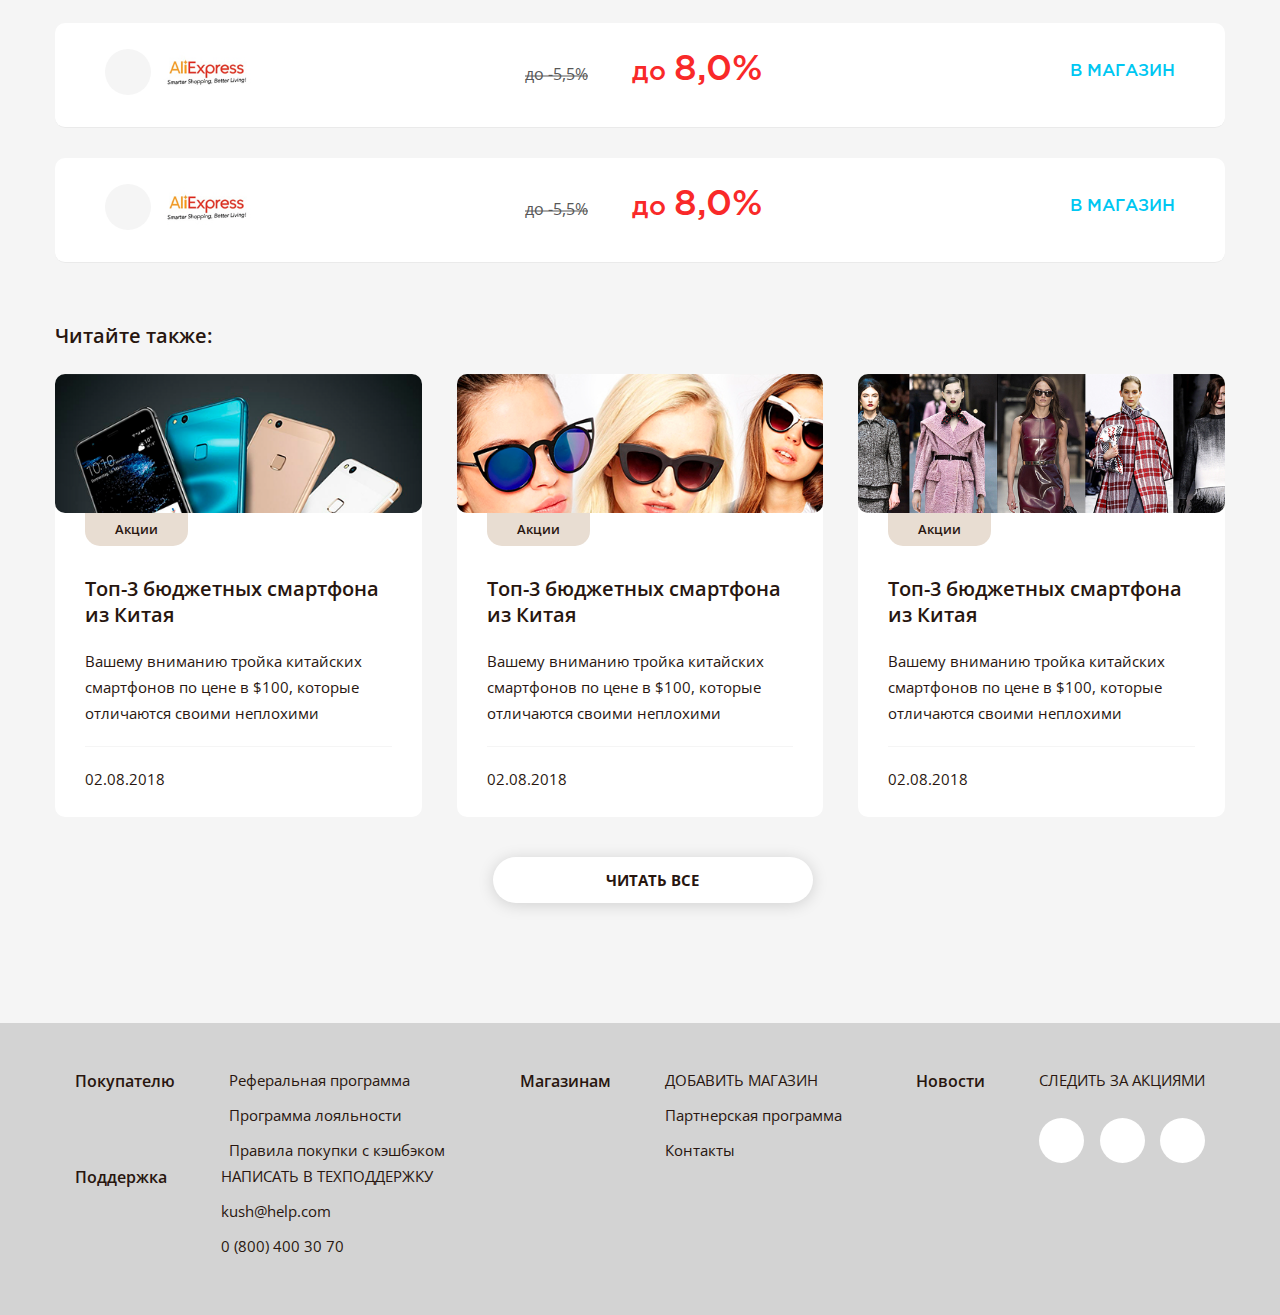
<file: documents/news-more.html>
<!DOCTYPE html>
<html lang="en">
<head>
    <meta charset="UTF-8">
    <meta name="viewport" content="width=device-width" initial-scale="1.0">
    <title>Document</title>
    <!-- <link rel="icon" href="" type="image/png"> -->
    <link rel="stylesheet" href="../css/style.css">
    <link rel="stylesheet" href="../css/page.css">
    <link rel="stylesheet" href="../css/media.css">
    <link rel="stylesheet" href="../css/slick.css">
    <link href="https://fonts.googleapis.com/css?family=Open+Sans:400,400i,600,700" rel="stylesheet">
    <link rel="stylesheet" href="https://use.fontawesome.com/releases/v5.4.1/css/all.css" integrity="sha384-5sAR7xN1Nv6T6+dT2mhtzEpVJvfS3NScPQTrOxhwjIuvcA67KV2R5Jz6kr4abQsz" crossorigin="anonymous">
</head>
<body class="news-full">
  <header class="header authorized">
    <div class="header-sticky">
      <div class="header-content">
        <div class="header-content__img">
          <a href="../index.html"><img src="../img/logo.png" alt=""></a>
        </div>
        <ul class="list-secondary">
          <li class="header-list-item"><a href="explanations.html">Как пользоваться?</a></li>
          <li class="header-list-item"><a href="#">О нас</a></li>
          <li class="header-list-item"><a href="news.html">Новости</a></li>
          <li class="header-list-item"><a href="questions.html">Ответы</a></li>
        </ul>
        <ul class="list-primary">
          <li class="header-list-item"><a href="#">Магазины</a></li>
          <li class="header-list-item"><a href="#">Купоны</a></li>
          <li class="header-list-item"><a href="reviews.html">Отзывы</a></li>
        </ul>
        <div class="header-content__search">
          <span class="button-hover search-button"><i class="fas fa-search"></i></span>
          <a class="button-hover notifications-button" href="#">
            <span class="num-counter">22</span>
            <i class="far fa-bell"></i>
          </a>
          <a class="button-hover interesting-button" href="#">
            <i class="far fa-heart"></i>
          </a>
        </div>
        <div class="header-content__authorized">
          <span class="account-price"><span class="num">35 000, 88</span> <span class="currensy">грн</span></span>
        <!-- class icon -->  <a href="#" class="account-logo" style="background-image: url('');"><i class="far fa-user"></i></a>
          <div class="authorized-dropdown">
            <div class="authorized-dropdown__wrapper">
              <ul class="authorized-dropdown__list">
                <li class="authorized-dropdown__item"><a href="#">Реферальная сеть</a></li>
                <li class="authorized-dropdown__item"><a href="#">Кэшбэк-ссылка</a></li>
                <li class="authorized-dropdown__item"><a href="#">Кабинет</a></li>
                <li class="authorized-dropdown__item"><a href="#">Покупки</a></li>
                <li class="authorized-dropdown__item"><a href="#">Переходы</a></li>
                <li class="authorized-dropdown__item"><a href="#">Транзакции</a></li>
              </ul>
              <ul class="authorized-dropdown__list">
                <li class="authorized-dropdown__item"><a href="#">Настройки</a></li>
                <li class="authorized-dropdown__item"><a href="#">Помощь</a></li>
              </ul>
              <ul class="authorized-dropdown__list">
                <li class="authorized-dropdown__item"><a href="#">Выйти</a></li>
              </ul>
            </div>
          </div>
        </div>
        <div class="header-content__login">
          <div class="login-holder">
            <a href="authentication.html#login">Войти</a>
            <a href="authentication.html">Зарегистрироваться <i class="far fa-user"></i></a>
          </div>
        </div>
      </div>
    </div>
    <div class="modal-search found"> <!-- found -->
      <div class="wrapper-center">
        <div class="form-holder">
          <form action="" class="modal-form">
            <input type="text" class="modal-form__input" placeholder="Ищите: магазины, товары, купоны, публикации, ответы">
            <span class="input-clear">&times;</span>
          </form>
        </div>
        <div class="found-status">
          <span class="not-found">По вашему запросу ничего не найдено</span>
          <span class="found">Найдено по вашему запросу:</span>
        </div>
        <div class="search-result">
          <div class="search-result__list">
            <ul class="search-list header-search__tabs">
              <li class="search-list__item active" data-quantity="1001" data-target="all">
                <div class="search-list__bg"></div>
                <p>Все (<span>1001</span>)</p></li>
              <li class="search-list__item" data-quantity="1" data-target="shop">
                <div class="search-list__bg"></div>
                <p>Магазинов (<span>1</span>)</p></li>
              <li class="search-list__item" data-quantity="999" data-target="product">
                <div class="search-list__bg"></div>
                <p>Товаров (<span>999</span>)</p></li>
              <li class="search-list__item" data-quantity="99" data-target="coupons">
                <div class="search-list__bg"></div>
                <p>Купонов (<span>99</span>)</p></li>
              <li class="search-list__item" data-quantity="10" data-target="publications">
                <div class="search-list__bg"></div>
                <p>Публикаций (<span>10</span>)</p></li>
              <li class="search-list__item" data-quantity="0" data-target="answers">
                <div class="search-list__bg"></div>
                <p>Ответов (<span>0</span>)</p></li>
            </ul>
            <div class="search-list-background"></div>
          </div>
          <div class="search-result__content js-content__radius">
            <div class="search-tab active" data-target="all">
              <div class="search-card">
                <p class="title">Магазины</p>
                <ul class="search-card__content">
                  <li class="search-card__item active">
                    <div class="search-card__aligner">
                      <div class="like-block">
                        <div class="like-block__button">
                          <i class="far fa-heart"></i>
                        </div>
                        <div class="like-block__img">
                          <img src="../img/lamoda.png" alt="">
                        </div>
                      </div>
                      <div class="search-card__amount hot">
                        <span class="old-amount">до <span>-<span class="value">5,5</span>%</span></span>
                        <span class="current-amount">-<span class="value">5,5</span>%</span>
                      </div>
                      <div class="search-card__link">
                        <a href="#">В магазин</a>
                      </div>
                    </div>
                  </li>
                </ul>
              </div>
              <div class="search-card">
                <p class="title">Купоны</p>
                <ul class="search-card__content">
                  <li class="search-card__item active">
                    <div class="search-card__aligner">
                      <div class="like-block">
                        <div class="like-block__button">
                          <i class="far fa-heart"></i>
                        </div>
                        <div class="like-block__img">
                          <img src="../img/lamoda.png" alt="">
                        </div>
                      </div>
                      <div class="coupon-block">
                        <div class="coupon-block__amount">
                          <div class="coupon-amount">
                            <span class="text"><b>20% </b>скидка на спортивные бренды спортивные бренды</span>
                          </div>
                        </div>
                        <div class="coupon-block__time">
                          <span>Осталось <b class="days">10 <span class="days__text">дней</span></b> (<span>до <span class="month">29.10</span></span>)</span>
                        </div>
                      </div>
                      <div class="promo">
                        <span class="promo__code">Промокод: <b>не нужен</b></span>
                      </div>
                      <div class="search-card__link">
                        <a href="#">Смотреть товары</a>
                      </div>
                    </div>
                  </li>
                  <li class="search-card__item active">
                    <div class="search-card__aligner">
                      <div class="like-block">
                        <div class="like-block__button">
                          <i class="far fa-heart"></i>
                        </div>
                        <div class="like-block__img">
                          <img src="../img/lamoda.png" alt="">
                        </div>
                      </div>
                      <div class="coupon-block">
                        <div class="coupon-block__amount">
                          <div class="coupon-amount">
                            <span class="text"><b>20% </b>скидка на спортивные бренды</span>
                          </div>
                        </div>
                        <div class="coupon-block__time">
                          <span>Осталось <b class="days">10 <span class="days__text">дней</span></b> (<span>до <span class="month">29.10</span></span>)</span>
                        </div>
                      </div>
                      <div class="promo">
                        <span class="promo__code">Промокод: <b>не нужен</b></span>
                      </div>
                      <div class="search-card__link">
                        <a href="#">Смотреть товары</a>
                      </div>
                    </div>
                  </li>
                  <li class="search-card__item active">
                    <div class="search-card__aligner">
                      <div class="like-block">
                        <div class="like-block__button">
                          <i class="far fa-heart"></i>
                        </div>
                        <div class="like-block__img">
                          <img src="../img/lamoda.png" alt="">
                        </div>
                      </div>
                      <div class="coupon-block">
                        <div class="coupon-block__amount">
                          <div class="coupon-amount">
                            <span class="text"><b>20% </b>скидка на спортивные бренды</span>
                          </div>
                        </div>
                        <div class="coupon-block__time">
                          <span>Осталось <b class="days">10 <span class="days__text">дней</span></b> (<span>до <span class="month">29.10</span></span>)</span>
                        </div>
                      </div>
                      <div class="promo">
                        <span class="promo__code">Промокод: <b>не нужен</b></span>
                      </div>
                      <div class="search-card__link">
                        <a href="#">Смотреть товары</a>
                      </div>
                    </div>
                  </li>
                  <li class="search-card__item active">
                    <div class="search-card__aligner">
                      <div class="like-block">
                        <div class="like-block__button">
                          <i class="far fa-heart"></i>
                        </div>
                        <div class="like-block__img">
                          <img src="../img/lamoda.png" alt="">
                        </div>
                      </div>
                      <div class="coupon-block">
                        <div class="coupon-block__amount">
                          <div class="coupon-amount">
                            <span class="text"><b>20% </b>скидка на спортивные бренды</span>
                          </div>
                        </div>
                        <div class="coupon-block__time">
                          <span>Осталось <b class="days">10 <span class="days__text">дней</span></b> (<span>до <span class="month">29.10</span></span>)</span>
                        </div>
                      </div>
                      <div class="promo">
                        <span class="promo__code">Промокод: <b>не нужен</b></span>
                      </div>
                      <div class="search-card__link">
                        <a href="#">Смотреть товары</a>
                      </div>
                    </div>
                  </li>
                </ul>
              </div>
            </div>
            <div class="search-tab" data-target="shop">
              <div class="search-card">
                <ul class="search-card__content">
                  <li class="search-card__item active">
                    <div class="search-card__aligner">
                      <div class="like-block">
                        <div class="like-block__button">
                          <i class="far fa-heart"></i>
                        </div>
                        <div class="like-block__img">
                          <img src="../img/shop2.png" alt="">
                        </div>
                      </div>
                      <div class="search-card__amount hot">
                        <span class="old-amount">до <span>-<span class="value">5,5</span>%</span></span>
                        <span class="current-amount">-<span class="value">5,5</span>%</span>
                      </div>
                      <div class="search-card__link">
                        <a href="#">В магазин</a>
                      </div>
                    </div>
                  </li>
                  <li class="search-card__item active">
                    <div class="search-card__aligner">
                      <div class="like-block">
                        <div class="like-block__button">
                          <i class="far fa-heart"></i>
                        </div>
                        <div class="like-block__img">
                          <img src="../img/lamoda.png" alt="">
                        </div>
                      </div>
                      <div class="coupon-block">
                        <div class="coupon-block__amount">
                          <div class="coupon-amount">
                            <span class="text"><b>20% </b>скидка на спортивные бренды спортивные бренды</span>
                          </div>
                        </div>
                        <div class="coupon-block__time">
                          <span>Осталось <b class="days">10 <span class="days__text">дней</span></b> (<span>до <span class="month">29.10</span></span>)</span>
                        </div>
                      </div>
                      <div class="promo">
                        <span class="promo__code">Промокод: <b>не нужен</b></span>
                      </div>
                      <div class="search-card__link">
                        <a href="#">Смотреть товары</a>
                      </div>
                    </div>
                  </li>
                  <li class="search-card__item active">
                    <div class="search-card__aligner">
                      <div class="like-block">
                        <div class="like-block__button">
                          <i class="far fa-heart"></i>
                        </div>
                        <div class="like-block__img">
                          <img src="../img/lamoda.png" alt="">
                        </div>
                      </div>
                      <div class="coupon-block">
                        <div class="coupon-block__amount">
                          <div class="coupon-amount">
                            <span class="text"><b>20% </b>скидка на спортивные бренды</span>
                          </div>
                        </div>
                        <div class="coupon-block__time">
                          <span>Осталось <b class="days">10 <span class="days__text">дней</span></b> (<span>до <span class="month">29.10</span></span>)</span>
                        </div>
                      </div>
                      <div class="promo">
                        <span class="promo__code">Промокод: <b>не нужен</b></span>
                      </div>
                      <div class="search-card__link">
                        <a href="#">Смотреть товары</a>
                      </div>
                    </div>
                  </li>
                  <li class="search-card__item active">
                    <div class="search-card__aligner">
                      <div class="like-block">
                        <div class="like-block__button">
                          <i class="far fa-heart"></i>
                        </div>
                        <div class="like-block__img">
                          <img src="../img/lamoda.png" alt="">
                        </div>
                      </div>
                      <div class="coupon-block">
                        <div class="coupon-block__amount">
                          <div class="coupon-amount">
                            <span class="text"><b>20% </b>скидка на спортивные бренды</span>
                          </div>
                        </div>
                        <div class="coupon-block__time">
                          <span>Осталось <b class="days">10 <span class="days__text">дней</span></b> (<span>до <span class="month">29.10</span></span>)</span>
                        </div>
                      </div>
                      <div class="promo">
                        <span class="promo__code">Промокод: <b>не нужен</b></span>
                      </div>
                      <div class="search-card__link">
                        <a href="#">Смотреть товары</a>
                      </div>
                    </div>
                  </li>
                  <li class="search-card__item active">
                    <div class="search-card__aligner">
                      <div class="like-block">
                        <div class="like-block__button">
                          <i class="far fa-heart"></i>
                        </div>
                        <div class="like-block__img">
                          <img src="../img/lamoda.png" alt="">
                        </div>
                      </div>
                      <div class="coupon-block">
                        <div class="coupon-block__amount">
                          <div class="coupon-amount">
                            <span class="text"><b>20% </b>скидка на спортивные бренды</span>
                          </div>
                        </div>
                        <div class="coupon-block__time">
                          <span>Осталось <b class="days">10 <span class="days__text">дней</span></b> (<span>до <span class="month">29.10</span></span>)</span>
                        </div>
                      </div>
                      <div class="promo">
                        <span class="promo__code">Промокод: <b>не нужен</b></span>
                      </div>
                      <div class="search-card__link">
                        <a href="#">Смотреть товары</a>
                      </div>
                    </div>
                  </li>
                </ul>
              </div>
            </div>
            <div class="search-tab" data-target="product">
            </div>
            <div class="search-tab" data-target="coupons">
            </div>
            <div class="search-tab" data-target="publications">
            </div>
            <div class="search-tab" data-target="answers">
            </div>
            <div class="show-more">
              <button class="show-more__btn">Показать еще</button>
            </div>
            <div class="loading">
              <i class="fas fa-redo-alt"></i>
            </div>
          </div>
        </div>
      </div>
    </div>
  </header>
  <main class="main">
    <div class="wrapper">
      <ul class="breadcrumbs">
        <li class="breadcrumbs__item"><a href="#">Главная</a></li>
        <li class="breadcrumbs__item"><a href="#">Новости </a></li>
        <li class="breadcrumbs__item"><a href="#">Четверка трендов осени, которые лучше обходить стороной</a></li>
      </ul>
      <div class="section-title section-title--text-left">
        <h2 class="section-title__text">Четверка трендов осени, которые лучше обходить стороной</h2>
      </div>
      <div class="news-more">
        <div class="news-more__content">
          <div class="news-bg" style="background-image: url('../img/news-more_bg.png');">
            <div class="block-category">
              <span>Мода</span>
            </div>
          </div>
          <div class="news-more__text">
            <p>Тенденции модного мира – важная составляющая для истинных модников. Лучше научится определять заранее, какие именно тренды лучше будет не выбирать. Модные показы из коллекции осень-зима 2018 демонстрируют множество новеньких тенденций, но несколько из них появились только на 1 сезон. Все остальные получились довольно смелыми. Издание Who What Wear, которое прославилось своими экспертами в модном мире, озвучило 4 тренда, которых лучше избегать.</p>
            <p>Тенденции модного мира – важная составляющая для истинных модников. Лучше научится определять заранее, какие именно тренды лучше будет не выбирать.</p>
            <p>Модные показы из коллекции осень-зима 2018 демонстрируют множество новеньких тенденций, но несколько из них появились только на 1 сезон. Все остальные получились довольно смелыми. Магазин <a href="#">Who What Wear</a>, которое прославилось своими экспертами в модном мире, озвучило 4 тренда, которых лучше избегать.</p>
            <p>Тенденции модного мира – важная составляющая для истинных модников. Лучше научится определять заранее, какие именно тренды лучше будет не выбирать.</p>
            <p>Модные показы из коллекции осень-зима 2018 демонстрируют множество новеньких тенденций, но несколько из них появились только на 1 сезон. Все остальные получились довольно смелыми. Магазин <a href="#">Who What Wear</a>, которое прославилось своими экспертами в модном мире, озвучило 4 тренда, которых лучше избегать. <br>
            Тенденции модного мира – важная составляющая для истинных модников. Лучше научится определять заранее, какие именно тренды лучше будет не выбирать.</p>
          </div>
          <div class="news-more__info">
            <div class="news-more__social">
              <span class="title">Поделиться</span>
              <ul class="social-list">
                <li class="social-list__item"><a href="#"><i class="fab fa-facebook-f"></i></a></li>
                <li class="social-list__item"><a href="#"><i class="fab fa-instagram"></i></a></li>
                <li class="social-list__item"><a href="#"><i class="fab fa-youtube"></i></a></li>
              </ul>
            </div>
            <div class="news-more__date">
              <span class="date">16.09.2018</span>
            </div>
          </div>
        </div>
      </div>
      <div class="news-stores">
        <p class="news-title">Магазины с акцией:</p>
        <ul class="search-card__content">
          <li class="search-card__item active">
            <div class="search-card__aligner">
              <div class="like-block">
                <div class="like-block__button">
                  <div class="button">
                    <i class="far fa-heart"></i>
                  </div>
                </div>
                <div class="like-block__img">
                  <img src="../img/ali.png" alt="">
                </div>
              </div>
              <div class="search-card__amount hot">
                <span class="old-amount">до <span>-<span class="value">5,5</span>%</span></span>
                <span class="current-amount">до <span class="value">8,0%</span></span>
              </div>
              <div class="search-card__link">
                <a href="#">В магазин</a>
              </div>
            </div>
          </li>
          <li class="search-card__item active">
            <div class="search-card__aligner">
              <div class="like-block">
                <div class="like-block__button">
                  <div class="button">
                    <i class="far fa-heart"></i>
                  </div>
                </div>
                <div class="like-block__img">
                  <img src="../img/ali.png" alt="">
                </div>
              </div>
              <div class="search-card__amount hot">
                <span class="old-amount">до <span>-<span class="value">5,5</span>%</span></span>
                <span class="current-amount">до <span class="value">8,0%</span></span>
              </div>
              <div class="search-card__link">
                <a href="#">В магазин</a>
              </div>
            </div>
          </li>
        </ul>
      </div>
      <div class="news-block">
        <p class="news-title">Читайте также:</p>
        <a href="news-more.html" class="news-card">
          <div class="news-card__bg" style="background-image: url('../img/news-card1.png')">
            <div class="block-category">
              <span>Акции</span>
            </div>
          </div>
          <div class="news-card__content">
            <div class="news-card__text">
              <p class="link">Топ-3 бюджетных смартфона из Китая</p>
              <p class="text">Вашему вниманию тройка китайских смартфонов по цене в $100, которые отличаются своими неплохими характеристиками и качеством.</p>
            </div>
            <div class="news-card__info">
              <span class="date">02.08.2018</span>
            </div>
          </div>
        </a>
        <a href="news-more.html" class="news-card">
          <div class="news-card__bg" style="background-image: url('../img/news-card2.png')">
            <div class="block-category">
              <span>Акции</span>
            </div>
          </div>
          <div class="news-card__content">
            <div class="news-card__text">
              <p class="link">Топ-3 бюджетных смартфона из Китая</p>
              <p class="text">Вашему вниманию тройка китайских смартфонов по цене в $100, которые отличаются своими неплохими характеристиками и качеством.</p>
            </div>
            <div class="news-card__info">
              <span class="date">02.08.2018</span>
            </div>
          </div>
        </a>
        <a href="news-more.html" class="news-card">
          <div class="news-card__bg" style="background-image: url('../img/news-more_bg.png')">
            <div class="block-category">
              <span>Акции</span>
            </div>
          </div>
          <div class="news-card__content">
            <div class="news-card__text">
              <p class="link">Топ-3 бюджетных смартфона из Китая</p>
              <p class="text">Вашему вниманию тройка китайских смартфонов по цене в $100, которые отличаются своими неплохими характеристиками и качеством.</p>
            </div>
            <div class="news-card__info">
              <span class="date">02.08.2018</span>
            </div>
          </div>
        </a>
        <a href="news.html" class="standart-btn">Читать все</a>
      </div>
    </div>
  </main>
  <footer class="footer">
    <div class="wrapper-center">
      <div class="footer-content">
        <span class="title">Покупателю</span>
        <ul class="footer-content__list">
          <li class="footer-content__item"><a href="#">Реферальная программа</a></li>
          <li class="footer-content__item"><a href="#">Программа лояльности</a></li>
          <li class="footer-content__item"><a href="#">Правила покупки с кэшбэком</a></li>
        </ul>
      </div>
      <div class="footer-content">
        <span class="title">Магазинам</span>
        <ul class="footer-content__list">
          <li class="footer-content__item item--uppercase"><a href="#">Добавить магазин</a></li>
          <li class="footer-content__item"><a href="#">Партнерская программа</a></li>
          <li class="footer-content__item"><a href="#">Контакты</a></li>
        </ul>
      </div>
      <div class="footer-content">
        <span class="title">Новости</span>
        <ul class="footer-content__list">
          <li class="footer-content__item item--uppercase">Следить за акциями</li>
          <li class="footer-content__item">
            <ul class="social-list">
              <li class="social-list__item"><a href="#"><i class="fab fa-facebook-f"></i></a></li>
              <li class="social-list__item"><a href="#"><i class="fab fa-instagram"></i></a></li>
              <li class="social-list__item"><a href="#"><i class="fab fa-youtube"></i></a></li>
            </ul>
          </li>
        </ul>
      </div>
      <div class="footer-content">
        <span class="title">Поддержка</span>
        <ul class="footer-content__list">
          <li class="footer-content__item item--uppercase"><a href="#">Написать в техподдержку</a></li>
          <li class="footer-content__item"><a href="mailto:#">kush@help.com</a></li>
          <li class="footer-content__item"><a href="tel:#">0 (800) 400 30 70 </a></li>
        </ul>
      </div>
    </div>
  </footer>

  <script src="../js/jquery-3.2.1.min.js"></script>
  <script src="../js/slick.min.js"></script>
  <script src="../js/script.js"></script>

</body>
</html>
</file>
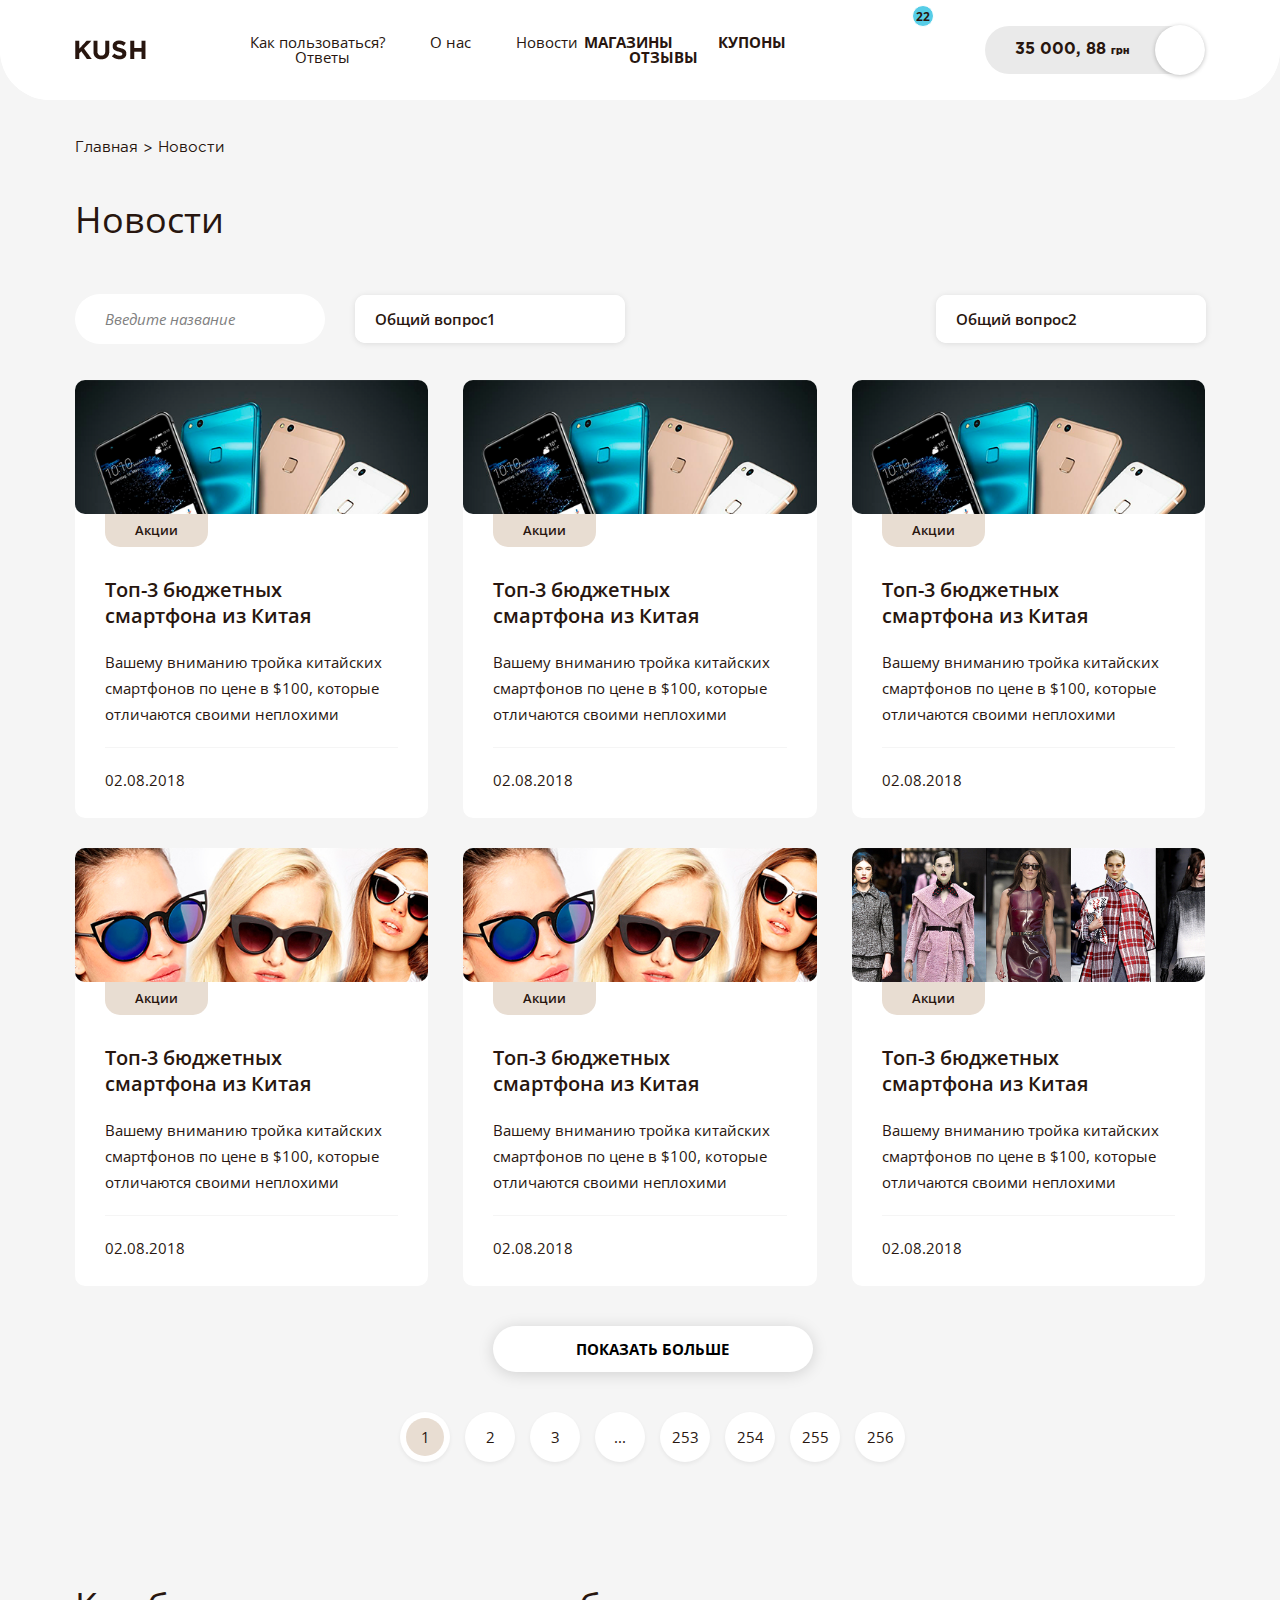
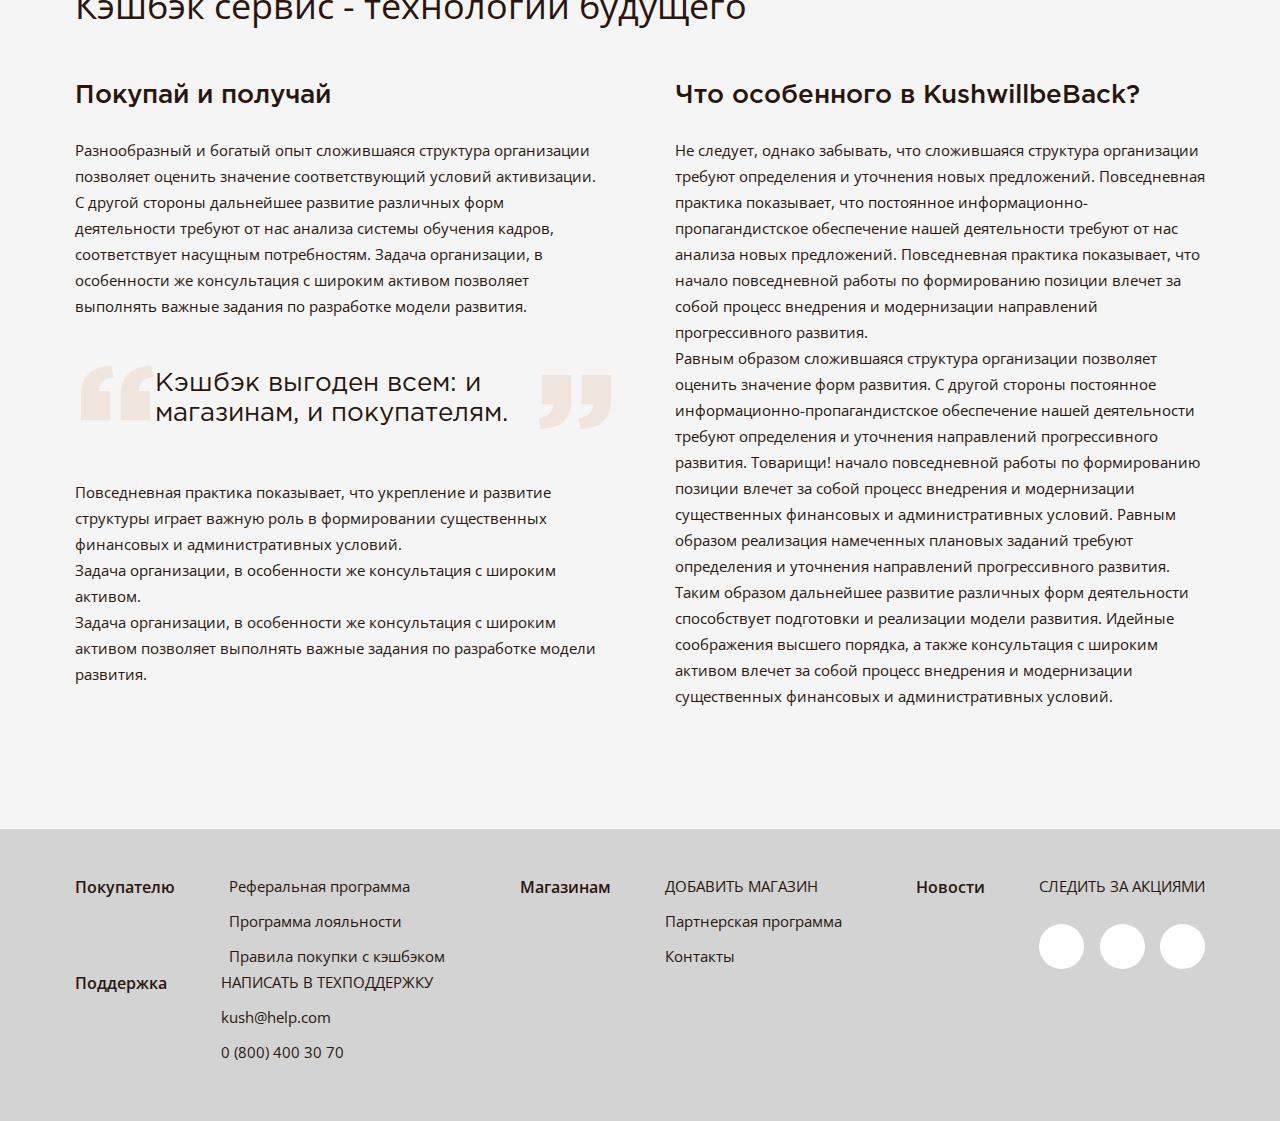
<file: documents/news.html>
<!DOCTYPE html>
<html lang="en">
<head>
    <meta charset="UTF-8">
    <meta name="viewport" content="width=device-width" initial-scale="1.0">
    <title>Document</title>
    <!-- <link rel="icon" href="" type="image/png"> -->
    <link rel="stylesheet" href="../css/style.css">
    <link rel="stylesheet" href="../css/page.css">
    <link rel="stylesheet" href="../css/media.css">
    <link rel="stylesheet" href="../css/slick.css">
    <link href="https://fonts.googleapis.com/css?family=Open+Sans:400,400i,600,700" rel="stylesheet">
    <link rel="stylesheet" href="https://use.fontawesome.com/releases/v5.4.1/css/all.css" integrity="sha384-5sAR7xN1Nv6T6+dT2mhtzEpVJvfS3NScPQTrOxhwjIuvcA67KV2R5Jz6kr4abQsz" crossorigin="anonymous">
</head>
<body class="pagename-news">
  <header class="header authorized">
    <div class="header-sticky">
      <div class="header-content">
        <div class="header-content__img">
          <a href="../index.html"><img src="../img/logo.png" alt=""></a>
        </div>
        <ul class="list-secondary">
          <li class="header-list-item"><a href="explanations.html">Как пользоваться?</a></li>
          <li class="header-list-item"><a href="#">О нас</a></li>
          <li class="header-list-item"><a href="news.html">Новости</a></li>
          <li class="header-list-item"><a href="questions.html">Ответы</a></li>
        </ul>
        <ul class="list-primary">
          <li class="header-list-item"><a href="#">Магазины</a></li>
          <li class="header-list-item"><a href="#">Купоны</a></li>
          <li class="header-list-item"><a href="reviews.html">Отзывы</a></li>
        </ul>
        <div class="header-content__search">
          <span class="button-hover search-button"><i class="fas fa-search"></i></span>
          <a class="button-hover notifications-button" href="#">
            <span class="num-counter">22</span>
            <i class="far fa-bell"></i>
          </a>
          <a class="button-hover interesting-button" href="#">
            <i class="far fa-heart"></i>
          </a>
        </div>
        <div class="header-content__authorized">
          <span class="account-price"><span class="num">35 000, 88</span> <span class="currensy">грн</span></span>
        <!-- class icon -->  <a href="#" class="account-logo" style="background-image: url('');"><i class="far fa-user"></i></a>
          <div class="authorized-dropdown">
            <div class="authorized-dropdown__wrapper">
              <ul class="authorized-dropdown__list">
                <li class="authorized-dropdown__item"><a href="#">Реферальная сеть</a></li>
                <li class="authorized-dropdown__item"><a href="#">Кэшбэк-ссылка</a></li>
                <li class="authorized-dropdown__item"><a href="#">Кабинет</a></li>
                <li class="authorized-dropdown__item"><a href="#">Покупки</a></li>
                <li class="authorized-dropdown__item"><a href="#">Переходы</a></li>
                <li class="authorized-dropdown__item"><a href="#">Транзакции</a></li>
              </ul>
              <ul class="authorized-dropdown__list">
                <li class="authorized-dropdown__item"><a href="#">Настройки</a></li>
                <li class="authorized-dropdown__item"><a href="#">Помощь</a></li>
              </ul>
              <ul class="authorized-dropdown__list">
                <li class="authorized-dropdown__item"><a href="#">Выйти</a></li>
              </ul>
            </div>
          </div>
        </div>
        <div class="header-content__login">
          <div class="login-holder">
            <a href="authentication.html#login">Войти</a>
            <a href="authentication.html">Зарегистрироваться <i class="far fa-user"></i></a>
          </div>
        </div>
      </div>
    </div>
    <div class="modal-search found"> <!-- found -->
      <div class="wrapper-center">
        <div class="form-holder">
          <form action="" class="modal-form">
            <input type="text" class="modal-form__input" placeholder="Ищите: магазины, товары, купоны, публикации, ответы">
            <span class="input-clear">&times;</span>
          </form>
        </div>
        <div class="found-status">
          <span class="not-found">По вашему запросу ничего не найдено</span>
          <span class="found">Найдено по вашему запросу:</span>
        </div>
        <div class="search-result">
          <div class="search-result__list">
            <ul class="search-list header-search__tabs">
              <li class="search-list__item active" data-quantity="1001" data-target="all">
                <div class="search-list__bg"></div>
                <p>Все (<span>1001</span>)</p></li>
              <li class="search-list__item" data-quantity="1" data-target="shop">
                <div class="search-list__bg"></div>
                <p>Магазинов (<span>1</span>)</p></li>
              <li class="search-list__item" data-quantity="999" data-target="product">
                <div class="search-list__bg"></div>
                <p>Товаров (<span>999</span>)</p></li>
              <li class="search-list__item" data-quantity="99" data-target="coupons">
                <div class="search-list__bg"></div>
                <p>Купонов (<span>99</span>)</p></li>
              <li class="search-list__item" data-quantity="10" data-target="publications">
                <div class="search-list__bg"></div>
                <p>Публикаций (<span>10</span>)</p></li>
              <li class="search-list__item" data-quantity="0" data-target="answers">
                <div class="search-list__bg"></div>
                <p>Ответов (<span>0</span>)</p></li>
            </ul>
            <div class="search-list-background"></div>
          </div>
          <div class="search-result__content js-content__radius">
            <div class="search-tab active" data-target="all">
              <div class="search-card">
                <p class="title">Магазины</p>
                <ul class="search-card__content">
                  <li class="search-card__item active">
                    <div class="search-card__aligner">
                      <div class="like-block">
                        <div class="like-block__button">
                          <i class="far fa-heart"></i>
                        </div>
                        <div class="like-block__img">
                          <img src="../img/lamoda.png" alt="">
                        </div>
                      </div>
                      <div class="search-card__amount hot">
                        <span class="old-amount">до <span>-<span class="value">5,5</span>%</span></span>
                        <span class="current-amount">-<span class="value">5,5</span>%</span>
                      </div>
                      <div class="search-card__link">
                        <a href="#">В магазин</a>
                      </div>
                    </div>
                  </li>
                </ul>
              </div>
              <div class="search-card">
                <p class="title">Купоны</p>
                <ul class="search-card__content">
                  <li class="search-card__item active">
                    <div class="search-card__aligner">
                      <div class="like-block">
                        <div class="like-block__button">
                          <i class="far fa-heart"></i>
                        </div>
                        <div class="like-block__img">
                          <img src="../img/lamoda.png" alt="">
                        </div>
                      </div>
                      <div class="coupon-block">
                        <div class="coupon-block__amount">
                          <div class="coupon-amount">
                            <span class="text"><b>20% </b>скидка на спортивные бренды спортивные бренды</span>
                          </div>
                        </div>
                        <div class="coupon-block__time">
                          <span>Осталось <b class="days">10 <span class="days__text">дней</span></b> (<span>до <span class="month">29.10</span></span>)</span>
                        </div>
                      </div>
                      <div class="promo">
                        <span class="promo__code">Промокод: <b>не нужен</b></span>
                      </div>
                      <div class="search-card__link">
                        <a href="#">Смотреть товары</a>
                      </div>
                    </div>
                  </li>
                  <li class="search-card__item active">
                    <div class="search-card__aligner">
                      <div class="like-block">
                        <div class="like-block__button">
                          <i class="far fa-heart"></i>
                        </div>
                        <div class="like-block__img">
                          <img src="../img/lamoda.png" alt="">
                        </div>
                      </div>
                      <div class="coupon-block">
                        <div class="coupon-block__amount">
                          <div class="coupon-amount">
                            <span class="text"><b>20% </b>скидка на спортивные бренды</span>
                          </div>
                        </div>
                        <div class="coupon-block__time">
                          <span>Осталось <b class="days">10 <span class="days__text">дней</span></b> (<span>до <span class="month">29.10</span></span>)</span>
                        </div>
                      </div>
                      <div class="promo">
                        <span class="promo__code">Промокод: <b>не нужен</b></span>
                      </div>
                      <div class="search-card__link">
                        <a href="#">Смотреть товары</a>
                      </div>
                    </div>
                  </li>
                  <li class="search-card__item active">
                    <div class="search-card__aligner">
                      <div class="like-block">
                        <div class="like-block__button">
                          <i class="far fa-heart"></i>
                        </div>
                        <div class="like-block__img">
                          <img src="../img/lamoda.png" alt="">
                        </div>
                      </div>
                      <div class="coupon-block">
                        <div class="coupon-block__amount">
                          <div class="coupon-amount">
                            <span class="text"><b>20% </b>скидка на спортивные бренды</span>
                          </div>
                        </div>
                        <div class="coupon-block__time">
                          <span>Осталось <b class="days">10 <span class="days__text">дней</span></b> (<span>до <span class="month">29.10</span></span>)</span>
                        </div>
                      </div>
                      <div class="promo">
                        <span class="promo__code">Промокод: <b>не нужен</b></span>
                      </div>
                      <div class="search-card__link">
                        <a href="#">Смотреть товары</a>
                      </div>
                    </div>
                  </li>
                  <li class="search-card__item active">
                    <div class="search-card__aligner">
                      <div class="like-block">
                        <div class="like-block__button">
                          <i class="far fa-heart"></i>
                        </div>
                        <div class="like-block__img">
                          <img src="../img/lamoda.png" alt="">
                        </div>
                      </div>
                      <div class="coupon-block">
                        <div class="coupon-block__amount">
                          <div class="coupon-amount">
                            <span class="text"><b>20% </b>скидка на спортивные бренды</span>
                          </div>
                        </div>
                        <div class="coupon-block__time">
                          <span>Осталось <b class="days">10 <span class="days__text">дней</span></b> (<span>до <span class="month">29.10</span></span>)</span>
                        </div>
                      </div>
                      <div class="promo">
                        <span class="promo__code">Промокод: <b>не нужен</b></span>
                      </div>
                      <div class="search-card__link">
                        <a href="#">Смотреть товары</a>
                      </div>
                    </div>
                  </li>
                </ul>
              </div>
            </div>
            <div class="search-tab" data-target="shop">
              <div class="search-card">
                <ul class="search-card__content">
                  <li class="search-card__item active">
                    <div class="search-card__aligner">
                      <div class="like-block">
                        <div class="like-block__button">
                          <i class="far fa-heart"></i>
                        </div>
                        <div class="like-block__img">
                          <img src="../img/shop2.png" alt="">
                        </div>
                      </div>
                      <div class="search-card__amount hot">
                        <span class="old-amount">до <span>-<span class="value">5,5</span>%</span></span>
                        <span class="current-amount">-<span class="value">5,5</span>%</span>
                      </div>
                      <div class="search-card__link">
                        <a href="#">В магазин</a>
                      </div>
                    </div>
                  </li>
                  <li class="search-card__item active">
                    <div class="search-card__aligner">
                      <div class="like-block">
                        <div class="like-block__button">
                          <i class="far fa-heart"></i>
                        </div>
                        <div class="like-block__img">
                          <img src="../img/lamoda.png" alt="">
                        </div>
                      </div>
                      <div class="coupon-block">
                        <div class="coupon-block__amount">
                          <div class="coupon-amount">
                            <span class="text"><b>20% </b>скидка на спортивные бренды спортивные бренды</span>
                          </div>
                        </div>
                        <div class="coupon-block__time">
                          <span>Осталось <b class="days">10 <span class="days__text">дней</span></b> (<span>до <span class="month">29.10</span></span>)</span>
                        </div>
                      </div>
                      <div class="promo">
                        <span class="promo__code">Промокод: <b>не нужен</b></span>
                      </div>
                      <div class="search-card__link">
                        <a href="#">Смотреть товары</a>
                      </div>
                    </div>
                  </li>
                  <li class="search-card__item active">
                    <div class="search-card__aligner">
                      <div class="like-block">
                        <div class="like-block__button">
                          <i class="far fa-heart"></i>
                        </div>
                        <div class="like-block__img">
                          <img src="../img/lamoda.png" alt="">
                        </div>
                      </div>
                      <div class="coupon-block">
                        <div class="coupon-block__amount">
                          <div class="coupon-amount">
                            <span class="text"><b>20% </b>скидка на спортивные бренды</span>
                          </div>
                        </div>
                        <div class="coupon-block__time">
                          <span>Осталось <b class="days">10 <span class="days__text">дней</span></b> (<span>до <span class="month">29.10</span></span>)</span>
                        </div>
                      </div>
                      <div class="promo">
                        <span class="promo__code">Промокод: <b>не нужен</b></span>
                      </div>
                      <div class="search-card__link">
                        <a href="#">Смотреть товары</a>
                      </div>
                    </div>
                  </li>
                  <li class="search-card__item active">
                    <div class="search-card__aligner">
                      <div class="like-block">
                        <div class="like-block__button">
                          <i class="far fa-heart"></i>
                        </div>
                        <div class="like-block__img">
                          <img src="../img/lamoda.png" alt="">
                        </div>
                      </div>
                      <div class="coupon-block">
                        <div class="coupon-block__amount">
                          <div class="coupon-amount">
                            <span class="text"><b>20% </b>скидка на спортивные бренды</span>
                          </div>
                        </div>
                        <div class="coupon-block__time">
                          <span>Осталось <b class="days">10 <span class="days__text">дней</span></b> (<span>до <span class="month">29.10</span></span>)</span>
                        </div>
                      </div>
                      <div class="promo">
                        <span class="promo__code">Промокод: <b>не нужен</b></span>
                      </div>
                      <div class="search-card__link">
                        <a href="#">Смотреть товары</a>
                      </div>
                    </div>
                  </li>
                  <li class="search-card__item active">
                    <div class="search-card__aligner">
                      <div class="like-block">
                        <div class="like-block__button">
                          <i class="far fa-heart"></i>
                        </div>
                        <div class="like-block__img">
                          <img src="../img/lamoda.png" alt="">
                        </div>
                      </div>
                      <div class="coupon-block">
                        <div class="coupon-block__amount">
                          <div class="coupon-amount">
                            <span class="text"><b>20% </b>скидка на спортивные бренды</span>
                          </div>
                        </div>
                        <div class="coupon-block__time">
                          <span>Осталось <b class="days">10 <span class="days__text">дней</span></b> (<span>до <span class="month">29.10</span></span>)</span>
                        </div>
                      </div>
                      <div class="promo">
                        <span class="promo__code">Промокод: <b>не нужен</b></span>
                      </div>
                      <div class="search-card__link">
                        <a href="#">Смотреть товары</a>
                      </div>
                    </div>
                  </li>
                </ul>
              </div>
            </div>
            <div class="search-tab" data-target="product">
            </div>
            <div class="search-tab" data-target="coupons">
            </div>
            <div class="search-tab" data-target="publications">
            </div>
            <div class="search-tab" data-target="answers">
            </div>
            <div class="show-more">
              <button class="show-more__btn">Показать еще</button>
            </div>
            <div class="loading">
              <i class="fas fa-redo-alt"></i>
            </div>
          </div>
        </div>
      </div>
    </div>
  </header>
  <main class="main">
    <div class="wrapper-center">
      <ul class="breadcrumbs">
        <li class="breadcrumbs__item"><a href="#">Главная</a></li>
        <li class="breadcrumbs__item"><a href="#">Новости </a></li>
      </ul>
      <div class="section-title section-title--text-left">
        <h2 class="section-title__text">Новости</h2>
      </div>
      <div class="news-control">
          <div class="news-control__container">
            <div class="form-wrapper">
              <form class="news-form" action="">
                <input class="news-form__input" placeholder="Введите название" type="text">
                <button class="news-form__submit"><i class="fas fa-search"></i></button>
              </form>
              <div class="form-dropdown">
                <ul class="form-dropdown__list">
                  <li class="hashtag">
                    <span class="title">#одежда</span>
                    <button class="hashtag-btn">добавить</button>
                  </li>
                  <li class="hashtag">
                    <span class="title">#одежда2</span>
                    <button class="hashtag-btn">добавить</button>
                  </li>
                  <li class="form-dropdown__item">
                    <a class="form-dropdown__link" href="#">
                      <div class="form-dropdown__aligner">
                        <div class="form-dropdown__card">
                          <div class="form-img__block">
                            <div class="img-aligner">
                              <img src="../img/rezetka.png" alt="">
                            </div>
                          </div>
                          <span class="title">Rozetka</span>
                        </div>
                        <span class="form-dropdown__amount hot">до <span class="amount">7.7</span>%</span>
                      </div>
                    </a>
                  </li>
                  <li class="form-dropdown__item">
                    <a class="form-dropdown__link" href="#">
                      <div class="form-dropdown__aligner">
                        <div class="form-dropdown__card">
                          <div class="form-img__block">
                            <div class="img-aligner">
                              <img src="../img/yves.png" alt="">
                            </div>
                          </div>
                          <span class="title">Yves Rocher</span>
                        </div>
                        <span class="form-dropdown__amount">до <span class="amount">7.7</span>%</span>
                      </div>
                    </a>
                  </li>
                  <li class="form-dropdown__item">
                    <a class="form-dropdown__link" href="#">
                      <div class="form-dropdown__aligner">
                        <div class="form-dropdown__card">
                          <div class="form-img__block">
                            <div class="img-aligner">
                              <img src="../img/roslunka.png" alt="">
                            </div>
                          </div>
                          <span class="title">Рослинка</span>
                        </div>
                        <span class="form-dropdown__amount hot">до <span class="amount">7.7</span>%</span>
                      </div>
                    </a>
                  </li>
                </ul>
              </div>
            </div>
            <ul class="selected-hashtag hidden">
              <!-- <li class="selected-hashtag__item">
                <span class="text">#одежда</span>
                <span class="remove">&times;</span>
              </li> -->
            </ul>
            <div class="wrap-drop" id="sort-first">
              <div class="selected-el"><span></span></div>
              <ul class="drop">
                  <li class="selected"><a>Общий вопрос1</a></li>
                  <li><a>Финансовый вопрос</a></li>
                  <li><a>Технический вопрос</a></li>
                  <li><a>Жалоба</a></li>
              </ul>
            </div>
          </div>
          <div class="wrap-drop" id="sort-scnd">
            <div class="selected-el"><span></span></div>
            <ul class="drop">
                <li class="selected"><a>Общий вопрос2</a></li>
                <li><a>Финансовый вопрос</a></li>
                <li><a>Технический вопрос</a></li>
                <li><a>Жалоба</a></li>
            </ul>
          </div>
        </div>
      <div class="news-block">
        <a href="news-more.html" class="news-card">
          <div class="news-card__bg" style="background-image: url('../img/news-card1.png')">
            <div class="block-category">
              <span>Акции</span>
            </div>
          </div>
          <div class="news-card__content">
            <div class="news-card__text">
              <p class="link">Топ-3 бюджетных смартфона из Китая</p>
              <p class="text">Вашему вниманию тройка китайских смартфонов по цене в $100, которые отличаются своими неплохими характеристиками и качеством.</p>
            </div>
            <div class="news-card__info">
              <span class="date">02.08.2018</span>
            </div>
          </div>
        </a>
        <a href="news-more.html" class="news-card">
          <div class="news-card__bg" style="background-image: url('../img/news-card1.png')">
            <div class="block-category">
              <span>Акции</span>
            </div>
          </div>
          <div class="news-card__content">
            <div class="news-card__text">
              <p class="link">Топ-3 бюджетных смартфона из Китая</p>
              <p class="text">Вашему вниманию тройка китайских смартфонов по цене в $100, которые отличаются своими неплохими характеристиками и качеством.</p>
            </div>
            <div class="news-card__info">
              <span class="date">02.08.2018</span>
            </div>
          </div>
        </a>
        <a href="news-more.html" class="news-card">
          <div class="news-card__bg" style="background-image: url('../img/news-card1.png')">
            <div class="block-category">
              <span>Акции</span>
            </div>
          </div>
          <div class="news-card__content">
            <div class="news-card__text">
              <p class="link">Топ-3 бюджетных смартфона из Китая</p>
              <p class="text">Вашему вниманию тройка китайских смартфонов по цене в $100, которые отличаются своими неплохими характеристиками и качеством.</p>
            </div>
            <div class="news-card__info">
              <span class="date">02.08.2018</span>
            </div>
          </div>
        </a>
        <a href="news-more.html" class="news-card">
          <div class="news-card__bg" style="background-image: url('../img/news-card2.png')">
            <div class="block-category">
              <span>Акции</span>
            </div>
          </div>
          <div class="news-card__content">
            <div class="news-card__text">
              <p class="link">Топ-3 бюджетных смартфона из Китая</p>
              <p class="text">Вашему вниманию тройка китайских смартфонов по цене в $100, которые отличаются своими неплохими характеристиками и качеством.</p>
            </div>
            <div class="news-card__info">
              <span class="date">02.08.2018</span>
            </div>
          </div>
        </a>
        <a href="news-more.html" class="news-card">
          <div class="news-card__bg" style="background-image: url('../img/news-card2.png')">
            <div class="block-category">
              <span>Акции</span>
            </div>
          </div>
          <div class="news-card__content">
            <div class="news-card__text">
              <p class="link">Топ-3 бюджетных смартфона из Китая</p>
              <p class="text">Вашему вниманию тройка китайских смартфонов по цене в $100, которые отличаются своими неплохими характеристиками и качеством.</p>
            </div>
            <div class="news-card__info">
              <span class="date">02.08.2018</span>
            </div>
          </div>
        </a>
        <a href="news-more.html" class="news-card">
          <div class="news-card__bg" style="background-image: url('../img/news-more_bg.png')">
            <div class="block-category">
              <span>Акции</span>
            </div>
          </div>
          <div class="news-card__content">
            <div class="news-card__text">
              <p class="link">Топ-3 бюджетных смартфона из Китая</p>
              <p class="text">Вашему вниманию тройка китайских смартфонов по цене в $100, которые отличаются своими неплохими характеристиками и качеством.</p>
            </div>
            <div class="news-card__info">
              <span class="date">02.08.2018</span>
            </div>
          </div>
        </a>
        <button class="standart-btn ajax-show__more">Показать больше</button>
        <ul class="pagination">
          <li class="pagination-arrow left"><a href="#"><i class="fas fa-angle-left"></i></a></li>
          <li class="pagination__item active"><a href="#">1</a></li>
          <li class="pagination__item"><a href="#">2</a></li>
          <li class="pagination__item"><a href="#">3</a></li>
          <li class="pagination__item"><a href="#">...</a></li>
          <li class="pagination__item"><a href="#">253</a></li>
          <li class="pagination__item"><a href="#">254</a></li>
          <li class="pagination__item"><a href="#">255</a></li>
          <li class="pagination__item"><a href="#">256</a></li>
          <li class="pagination-arrow right"><a href="#"><i class="fas fa-angle-right"></i></a></li>
        </ul>
      </div>
    </div>
    <section class="cashback-text">
      <div class="wrapper-center">
        <div class="section-title section-title--text-left">
          <h2 class="section-title__text ">Кэшбэк сервис - технологии будущего</h2>
        </div>
        <div class="cashback-text__left">
          <h4>Покупай и получай</h4>
          <p>Разнообразный и богатый опыт сложившаяся структура организации позволяет оценить значение соответствующий условий активизации. <br>
          С другой стороны дальнейшее развитие различных форм деятельности требуют от нас анализа системы обучения кадров, соответствует насущным потребностям. Задача организации, в особенности же консультация с широким активом позволяет выполнять важные задания по разработке модели развития.</p>
          <span>Кэшбэк выгоден всем: и магазинам, и покупателям.</span>
          <p>Повседневная практика показывает, что укрепление и развитие структуры играет важную роль в формировании существенных финансовых и административных условий. <br>
          Задача организации, в особенности же консультация с широким активом. <br>
          Задача организации, в особенности же консультация с широким активом позволяет выполнять важные задания по разработке модели развития.</p>
        </div>
        <div class="cashback-text__right">
          <h4>Что особенного в KushwillbeBack?</h4>
          <p>Не следует, однако забывать, что сложившаяся структура организации требуют определения и уточнения новых предложений. Повседневная практика показывает, что постоянное информационно-пропагандистское обеспечение нашей деятельности требуют от нас анализа новых предложений. Повседневная практика показывает, что начало повседневной работы по формированию позиции влечет за собой процесс внедрения и модернизации направлений прогрессивного развития. <br>
          Равным образом сложившаяся структура организации позволяет оценить значение форм развития. С другой стороны постоянное информационно-пропагандистское обеспечение нашей деятельности требуют определения и уточнения направлений прогрессивного развития. Товарищи! начало повседневной работы по формированию позиции влечет за собой процесс внедрения и модернизации существенных финансовых и административных условий. Равным образом реализация намеченных плановых заданий требуют определения и уточнения направлений прогрессивного развития. <br>
          Таким образом дальнейшее развитие различных форм деятельности способствует подготовки и реализации модели развития. Идейные соображения высшего порядка, а также консультация с широким активом влечет за собой процесс внедрения и модернизации существенных финансовых и административных условий.</p>
        </div>
      </div>
    </section>
  </main>
  <footer class="footer">
    <div class="wrapper-center">
      <div class="footer-content">
        <span class="title">Покупателю</span>
        <ul class="footer-content__list">
          <li class="footer-content__item"><a href="#">Реферальная программа</a></li>
          <li class="footer-content__item"><a href="#">Программа лояльности</a></li>
          <li class="footer-content__item"><a href="#">Правила покупки с кэшбэком</a></li>
        </ul>
      </div>
      <div class="footer-content">
        <span class="title">Магазинам</span>
        <ul class="footer-content__list">
          <li class="footer-content__item item--uppercase"><a href="#">Добавить магазин</a></li>
          <li class="footer-content__item"><a href="#">Партнерская программа</a></li>
          <li class="footer-content__item"><a href="#">Контакты</a></li>
        </ul>
      </div>
      <div class="footer-content">
        <span class="title">Новости</span>
        <ul class="footer-content__list">
          <li class="footer-content__item item--uppercase">Следить за акциями</li>
          <li class="footer-content__item">
            <ul class="social-list">
              <li class="social-list__item"><a href="#"><i class="fab fa-facebook-f"></i></a></li>
              <li class="social-list__item"><a href="#"><i class="fab fa-instagram"></i></a></li>
              <li class="social-list__item"><a href="#"><i class="fab fa-youtube"></i></a></li>
            </ul>
          </li>
        </ul>
      </div>
      <div class="footer-content">
        <span class="title">Поддержка</span>
        <ul class="footer-content__list">
          <li class="footer-content__item item--uppercase"><a href="#">Написать в техподдержку</a></li>
          <li class="footer-content__item"><a href="mailto:#">kush@help.com</a></li>
          <li class="footer-content__item"><a href="tel:#">0 (800) 400 30 70 </a></li>
        </ul>
      </div>
    </div>
  </footer>

  <script src="../js/jquery-3.2.1.min.js"></script>
  <script src="../js/slick.min.js"></script>
  <script src="../js/script.js"></script>

</body>
</html>
</file>
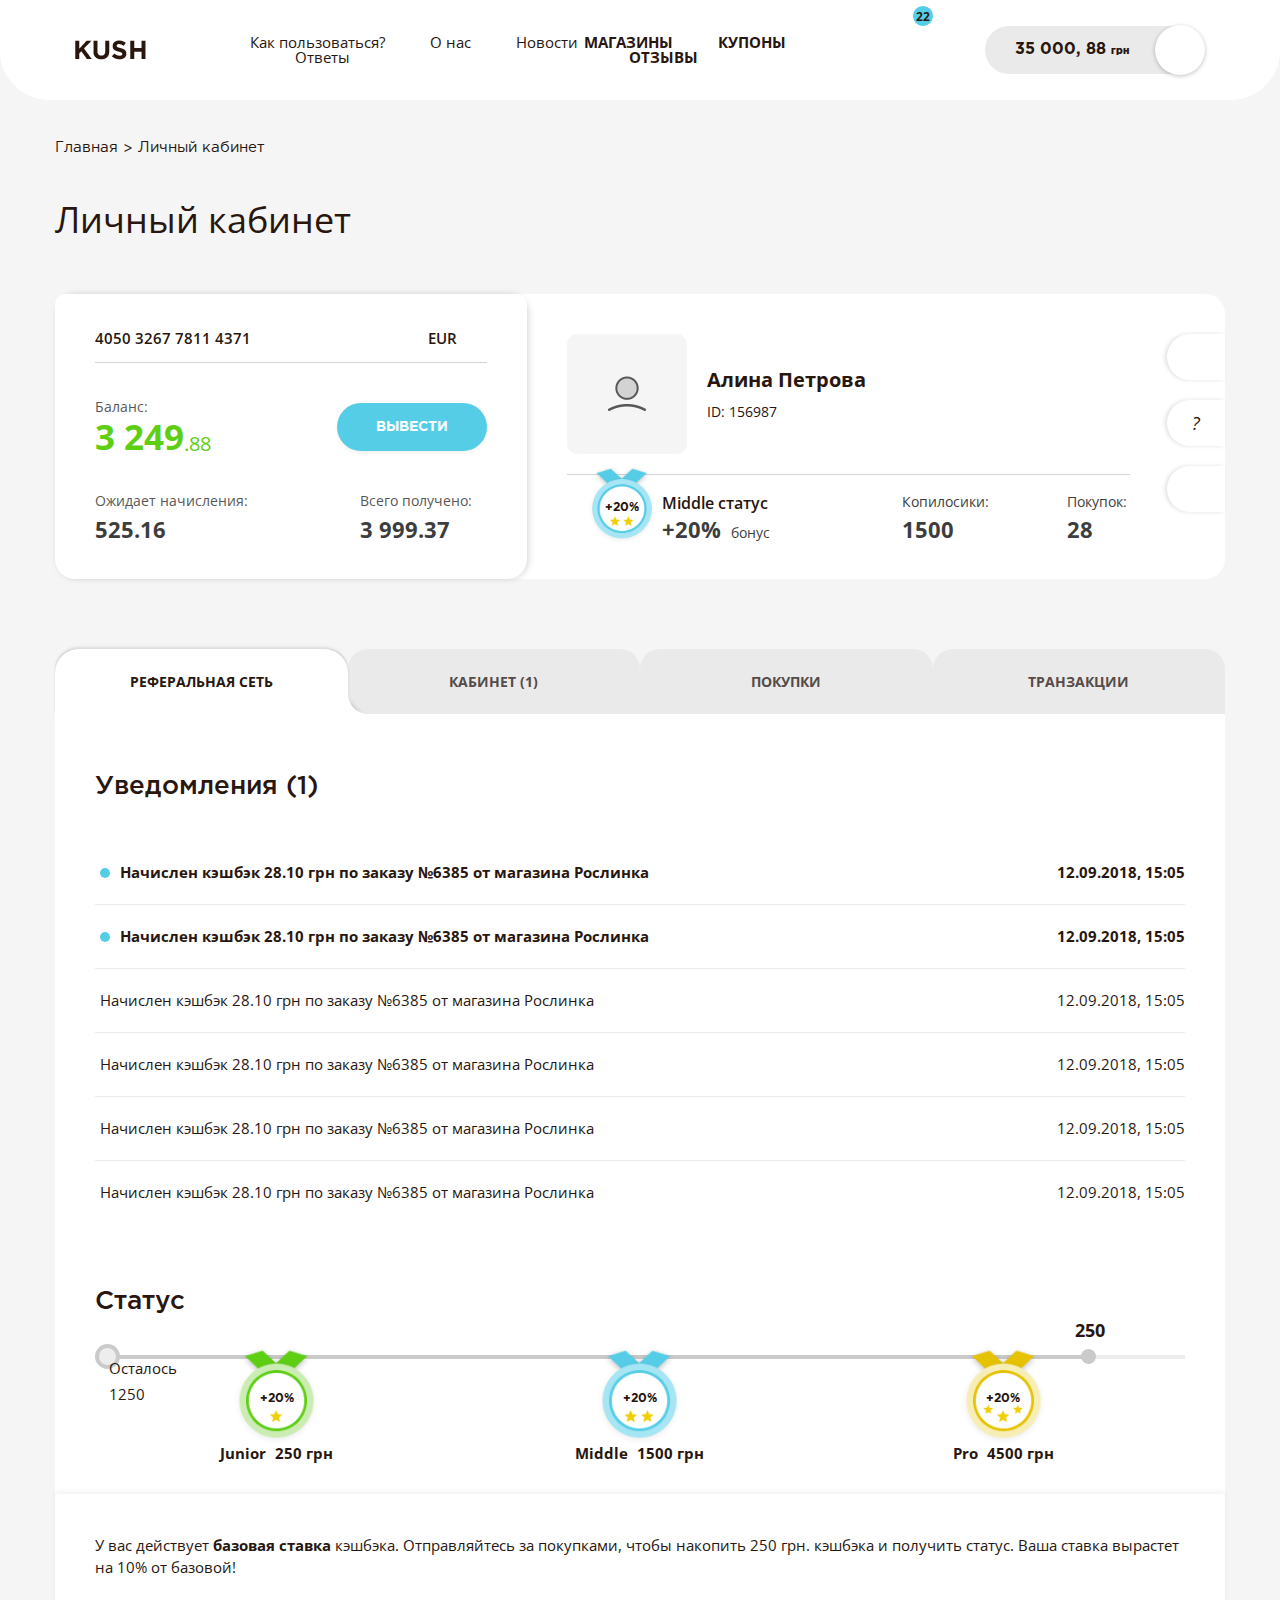
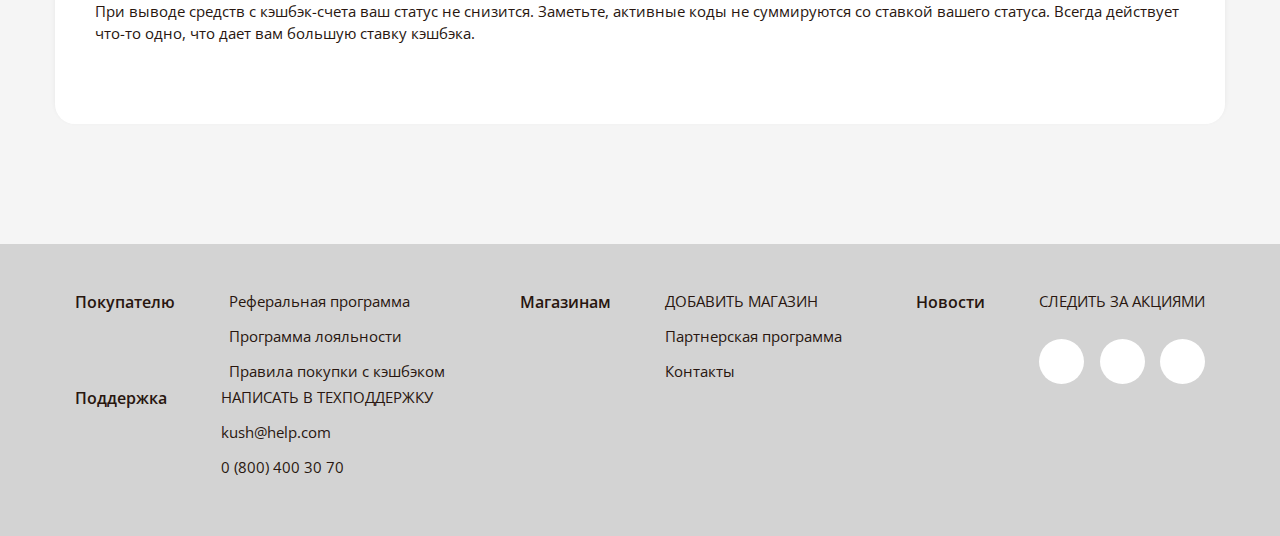
<file: documents/personal-page.html>
<!DOCTYPE html>
<html lang="en">
<head>
    <meta charset="UTF-8">
    <meta name="viewport" content="width=device-width" initial-scale="1.0">
    <title>Document</title>
    <!-- <link rel="icon" href="" type="image/png"> -->
    <link rel="stylesheet" href="../css/style.css">
    <link rel="stylesheet" href="../css/personal.css">
    <link rel="stylesheet" href="../css/media.css">
    <link rel="stylesheet" href="../css/slick.css">
    <link href="https://fonts.googleapis.com/css?family=Open+Sans:400,400i,600,700" rel="stylesheet">
    <link rel="stylesheet" href="https://use.fontawesome.com/releases/v5.4.1/css/all.css" integrity="sha384-5sAR7xN1Nv6T6+dT2mhtzEpVJvfS3NScPQTrOxhwjIuvcA67KV2R5Jz6kr4abQsz" crossorigin="anonymous">
<body class="pagename-personal">
  <header class="header authorized">
    <div class="header-sticky">
      <div class="header-content">
        <div class="header-content__img">
          <a href="../index.html"><img src="../img/logo.png" alt=""></a>
        </div>
        <ul class="list-secondary">
          <li class="header-list-item"><a href="explanations.html">Как пользоваться?</a></li>
          <li class="header-list-item"><a href="#">О нас</a></li>
          <li class="header-list-item"><a href="news.html">Новости</a></li>
          <li class="header-list-item"><a href="questions.html">Ответы</a></li>
        </ul>
        <ul class="list-primary">
          <li class="header-list-item"><a href="#">Магазины</a></li>
          <li class="header-list-item"><a href="#">Купоны</a></li>
          <li class="header-list-item"><a href="reviews.html">Отзывы</a></li>
        </ul>
        <div class="header-content__search">
          <span class="button-hover search-button"><i class="fas fa-search"></i></span>
          <a class="button-hover notifications-button" href="#">
            <span class="num-counter">22</span>
            <i class="far fa-bell"></i>
          </a>
          <a class="button-hover interesting-button" href="#">
            <i class="far fa-heart"></i>
          </a>
        </div>
        <div class="header-content__authorized">
          <span class="account-price"><span class="num">35 000, 88</span> <span class="currensy">грн</span></span>
        <!-- class icon -->  <a href="#" class="account-logo" style="background-image: url('');"><i class="far fa-user"></i></a>
          <div class="authorized-dropdown">
            <div class="authorized-dropdown__wrapper">
              <ul class="authorized-dropdown__list">
                <li class="authorized-dropdown__item"><a href="#">Реферальная сеть</a></li>
                <li class="authorized-dropdown__item"><a href="#">Кэшбэк-ссылка</a></li>
                <li class="authorized-dropdown__item"><a href="#">Кабинет</a></li>
                <li class="authorized-dropdown__item"><a href="#">Покупки</a></li>
                <li class="authorized-dropdown__item"><a href="#">Переходы</a></li>
                <li class="authorized-dropdown__item"><a href="#">Транзакции</a></li>
              </ul>
              <ul class="authorized-dropdown__list">
                <li class="authorized-dropdown__item"><a href="#">Настройки</a></li>
                <li class="authorized-dropdown__item"><a href="#">Помощь</a></li>
              </ul>
              <ul class="authorized-dropdown__list">
                <li class="authorized-dropdown__item"><a href="#">Выйти</a></li>
              </ul>
            </div>
          </div>
        </div>
        <div class="header-content__login">
          <div class="login-holder">
            <a href="authentication.html#login">Войти</a>
            <a href="authentication.html">Зарегистрироваться <i class="far fa-user"></i></a>
          </div>
        </div>
      </div>
    </div>
    <div class="modal-search found"> <!-- found -->
      <div class="wrapper-center">
        <div class="form-holder">
          <form action="" class="modal-form">
            <input type="text" class="modal-form__input" placeholder="Ищите: магазины, товары, купоны, публикации, ответы">
            <span class="input-clear">&times;</span>
          </form>
        </div>
        <div class="found-status">
          <span class="not-found">По вашему запросу ничего не найдено</span>
          <span class="found">Найдено по вашему запросу:</span>
        </div>
        <div class="search-result">
          <div class="search-result__list">
            <ul class="search-list header-search__tabs">
              <li class="search-list__item active" data-quantity="1001" data-target="all">
                <div class="search-list__bg"></div>
                <p>Все (<span>1001</span>)</p></li>
              <li class="search-list__item" data-quantity="1" data-target="shop">
                <div class="search-list__bg"></div>
                <p>Магазинов (<span>1</span>)</p></li>
              <li class="search-list__item" data-quantity="999" data-target="product">
                <div class="search-list__bg"></div>
                <p>Товаров (<span>999</span>)</p></li>
              <li class="search-list__item" data-quantity="99" data-target="coupons">
                <div class="search-list__bg"></div>
                <p>Купонов (<span>99</span>)</p></li>
              <li class="search-list__item" data-quantity="10" data-target="publications">
                <div class="search-list__bg"></div>
                <p>Публикаций (<span>10</span>)</p></li>
              <li class="search-list__item" data-quantity="0" data-target="answers">
                <div class="search-list__bg"></div>
                <p>Ответов (<span>0</span>)</p></li>
            </ul>
            <div class="search-list-background"></div>
          </div>
          <div class="search-result__content js-content__radius">
            <div class="search-tab active" data-target="all">
              <div class="search-card">
                <p class="title">Магазины</p>
                <ul class="search-card__content">
                  <li class="search-card__item active">
                    <div class="search-card__aligner">
                      <div class="like-block">
                        <div class="like-block__button">
                          <i class="far fa-heart"></i>
                        </div>
                        <div class="like-block__img">
                          <img src="../img/lamoda.png" alt="">
                        </div>
                      </div>
                      <div class="search-card__amount hot">
                        <span class="old-amount">до <span>-<span class="value">5,5</span>%</span></span>
                        <span class="current-amount">-<span class="value">5,5</span>%</span>
                      </div>
                      <div class="search-card__link">
                        <a href="#">В магазин</a>
                      </div>
                    </div>
                  </li>
                </ul>
              </div>
              <div class="search-card">
                <p class="title">Купоны</p>
                <ul class="search-card__content">
                  <li class="search-card__item active">
                    <div class="search-card__aligner">
                      <div class="like-block">
                        <div class="like-block__button">
                          <i class="far fa-heart"></i>
                        </div>
                        <div class="like-block__img">
                          <img src="../img/lamoda.png" alt="">
                        </div>
                      </div>
                      <div class="coupon-block">
                        <div class="coupon-block__amount">
                          <div class="coupon-amount">
                            <span class="text"><b>20% </b>скидка на спортивные бренды спортивные бренды</span>
                          </div>
                        </div>
                        <div class="coupon-block__time">
                          <span>Осталось <b class="days">10 <span class="days__text">дней</span></b> (<span>до <span class="month">29.10</span></span>)</span>
                        </div>
                      </div>
                      <div class="promo">
                        <span class="promo__code">Промокод: <b>не нужен</b></span>
                      </div>
                      <div class="search-card__link">
                        <a href="#">Смотреть товары</a>
                      </div>
                    </div>
                  </li>
                  <li class="search-card__item active">
                    <div class="search-card__aligner">
                      <div class="like-block">
                        <div class="like-block__button">
                          <i class="far fa-heart"></i>
                        </div>
                        <div class="like-block__img">
                          <img src="../img/lamoda.png" alt="">
                        </div>
                      </div>
                      <div class="coupon-block">
                        <div class="coupon-block__amount">
                          <div class="coupon-amount">
                            <span class="text"><b>20% </b>скидка на спортивные бренды</span>
                          </div>
                        </div>
                        <div class="coupon-block__time">
                          <span>Осталось <b class="days">10 <span class="days__text">дней</span></b> (<span>до <span class="month">29.10</span></span>)</span>
                        </div>
                      </div>
                      <div class="promo">
                        <span class="promo__code">Промокод: <b>не нужен</b></span>
                      </div>
                      <div class="search-card__link">
                        <a href="#">Смотреть товары</a>
                      </div>
                    </div>
                  </li>
                  <li class="search-card__item active">
                    <div class="search-card__aligner">
                      <div class="like-block">
                        <div class="like-block__button">
                          <i class="far fa-heart"></i>
                        </div>
                        <div class="like-block__img">
                          <img src="../img/lamoda.png" alt="">
                        </div>
                      </div>
                      <div class="coupon-block">
                        <div class="coupon-block__amount">
                          <div class="coupon-amount">
                            <span class="text"><b>20% </b>скидка на спортивные бренды</span>
                          </div>
                        </div>
                        <div class="coupon-block__time">
                          <span>Осталось <b class="days">10 <span class="days__text">дней</span></b> (<span>до <span class="month">29.10</span></span>)</span>
                        </div>
                      </div>
                      <div class="promo">
                        <span class="promo__code">Промокод: <b>не нужен</b></span>
                      </div>
                      <div class="search-card__link">
                        <a href="#">Смотреть товары</a>
                      </div>
                    </div>
                  </li>
                  <li class="search-card__item active">
                    <div class="search-card__aligner">
                      <div class="like-block">
                        <div class="like-block__button">
                          <i class="far fa-heart"></i>
                        </div>
                        <div class="like-block__img">
                          <img src="../img/lamoda.png" alt="">
                        </div>
                      </div>
                      <div class="coupon-block">
                        <div class="coupon-block__amount">
                          <div class="coupon-amount">
                            <span class="text"><b>20% </b>скидка на спортивные бренды</span>
                          </div>
                        </div>
                        <div class="coupon-block__time">
                          <span>Осталось <b class="days">10 <span class="days__text">дней</span></b> (<span>до <span class="month">29.10</span></span>)</span>
                        </div>
                      </div>
                      <div class="promo">
                        <span class="promo__code">Промокод: <b>не нужен</b></span>
                      </div>
                      <div class="search-card__link">
                        <a href="#">Смотреть товары</a>
                      </div>
                    </div>
                  </li>
                </ul>
              </div>
            </div>
            <div class="search-tab" data-target="shop">
              <div class="search-card">
                <ul class="search-card__content">
                  <li class="search-card__item active">
                    <div class="search-card__aligner">
                      <div class="like-block">
                        <div class="like-block__button">
                          <i class="far fa-heart"></i>
                        </div>
                        <div class="like-block__img">
                          <img src="../img/shop2.png" alt="">
                        </div>
                      </div>
                      <div class="search-card__amount hot">
                        <span class="old-amount">до <span>-<span class="value">5,5</span>%</span></span>
                        <span class="current-amount">-<span class="value">5,5</span>%</span>
                      </div>
                      <div class="search-card__link">
                        <a href="#">В магазин</a>
                      </div>
                    </div>
                  </li>
                  <li class="search-card__item active">
                    <div class="search-card__aligner">
                      <div class="like-block">
                        <div class="like-block__button">
                          <i class="far fa-heart"></i>
                        </div>
                        <div class="like-block__img">
                          <img src="../img/lamoda.png" alt="">
                        </div>
                      </div>
                      <div class="coupon-block">
                        <div class="coupon-block__amount">
                          <div class="coupon-amount">
                            <span class="text"><b>20% </b>скидка на спортивные бренды спортивные бренды</span>
                          </div>
                        </div>
                        <div class="coupon-block__time">
                          <span>Осталось <b class="days">10 <span class="days__text">дней</span></b> (<span>до <span class="month">29.10</span></span>)</span>
                        </div>
                      </div>
                      <div class="promo">
                        <span class="promo__code">Промокод: <b>не нужен</b></span>
                      </div>
                      <div class="search-card__link">
                        <a href="#">Смотреть товары</a>
                      </div>
                    </div>
                  </li>
                  <li class="search-card__item active">
                    <div class="search-card__aligner">
                      <div class="like-block">
                        <div class="like-block__button">
                          <i class="far fa-heart"></i>
                        </div>
                        <div class="like-block__img">
                          <img src="../img/lamoda.png" alt="">
                        </div>
                      </div>
                      <div class="coupon-block">
                        <div class="coupon-block__amount">
                          <div class="coupon-amount">
                            <span class="text"><b>20% </b>скидка на спортивные бренды</span>
                          </div>
                        </div>
                        <div class="coupon-block__time">
                          <span>Осталось <b class="days">10 <span class="days__text">дней</span></b> (<span>до <span class="month">29.10</span></span>)</span>
                        </div>
                      </div>
                      <div class="promo">
                        <span class="promo__code">Промокод: <b>не нужен</b></span>
                      </div>
                      <div class="search-card__link">
                        <a href="#">Смотреть товары</a>
                      </div>
                    </div>
                  </li>
                  <li class="search-card__item active">
                    <div class="search-card__aligner">
                      <div class="like-block">
                        <div class="like-block__button">
                          <i class="far fa-heart"></i>
                        </div>
                        <div class="like-block__img">
                          <img src="../img/lamoda.png" alt="">
                        </div>
                      </div>
                      <div class="coupon-block">
                        <div class="coupon-block__amount">
                          <div class="coupon-amount">
                            <span class="text"><b>20% </b>скидка на спортивные бренды</span>
                          </div>
                        </div>
                        <div class="coupon-block__time">
                          <span>Осталось <b class="days">10 <span class="days__text">дней</span></b> (<span>до <span class="month">29.10</span></span>)</span>
                        </div>
                      </div>
                      <div class="promo">
                        <span class="promo__code">Промокод: <b>не нужен</b></span>
                      </div>
                      <div class="search-card__link">
                        <a href="#">Смотреть товары</a>
                      </div>
                    </div>
                  </li>
                  <li class="search-card__item active">
                    <div class="search-card__aligner">
                      <div class="like-block">
                        <div class="like-block__button">
                          <i class="far fa-heart"></i>
                        </div>
                        <div class="like-block__img">
                          <img src="../img/lamoda.png" alt="">
                        </div>
                      </div>
                      <div class="coupon-block">
                        <div class="coupon-block__amount">
                          <div class="coupon-amount">
                            <span class="text"><b>20% </b>скидка на спортивные бренды</span>
                          </div>
                        </div>
                        <div class="coupon-block__time">
                          <span>Осталось <b class="days">10 <span class="days__text">дней</span></b> (<span>до <span class="month">29.10</span></span>)</span>
                        </div>
                      </div>
                      <div class="promo">
                        <span class="promo__code">Промокод: <b>не нужен</b></span>
                      </div>
                      <div class="search-card__link">
                        <a href="#">Смотреть товары</a>
                      </div>
                    </div>
                  </li>
                </ul>
              </div>
            </div>
            <div class="search-tab" data-target="product">
            </div>
            <div class="search-tab" data-target="coupons">
            </div>
            <div class="search-tab" data-target="publications">
            </div>
            <div class="search-tab" data-target="answers">
            </div>
            <div class="show-more">
              <button class="show-more__btn">Показать еще</button>
            </div>
            <div class="loading">
              <i class="fas fa-redo-alt"></i>
            </div>
          </div>
        </div>
      </div>
    </div>
  </header>
  <main class="main">
    <div class="wrapper">
      <ul class="breadcrumbs">
        <li class="breadcrumbs__item"><a href="#">Главная</a></li>
        <li class="breadcrumbs__item">Личный кабинет</li>
      </ul>
      <div class="section-title section-title--text-left">
        <h2 class="section-title__text">Личный кабинет</h2>
      </div>
      <div class="account-content">
        <div class="account-content__left">
          <div class="wrap-drop">
            <div class="selected-el"><span></span></div>
            <ul class="drop">
                <li class="selected"><div class="drop__element"><p class="num">4050 3267 7811 4371</p> <p class="currensy">EUR</p></div></li>
                <li><div class="drop__element"><p class="num">4050 3267 7811 4371</p> <p class="currensy">EUR</p></div></li>
                <li><div class="drop__element"><p class="num">4050 3267 7811 4371</p> <p class="currensy">EUR</p></div></li>
                <li><div class="drop__element"><p class="num">4050 3267 7811 4371</p> <p class="currensy">EUR</p></div></li>
                <li><div class="drop__element"><p class="num">4050 3267 7811 4371</p> <p class="currensy">EUR</p></div></li>
            </ul>
          </div>
          <div class="money-infer">
            <div class="money-infer__value">
              <p class="title">Баланс:</p>
              <span class="num">3 249<span class="penny">.88</span></span>
            </div>
            <button class="money-infer__button btn-blue">Вывести</button> <!--  disabled -->
          </div>
          <div class="transaction-block">
            <div class="transaction-block__content">
              <p class="title">Ожидает начисления:</p>
              <span class="num">525.16</span>
            </div>
            <div class="transaction-block__content">
              <p class="title">Всего получено:</p>
              <span class="num">3 999.37</span>
            </div>
          </div>
        </div>
        <div class="account-content__right">
          <div class="account-person">
            <div class="account-person__img" style="background-image: url('../img/account-person__bg.png');"></div>
            <div class="account-person__info">
              <span class="name">Алина Петрова</span>
              <p class="id">ID: 156987</p>
            </div>
          </div>
          <div class="account-settings">
            <div class="account-settings__block"><a href="#"><i class="fas fa-cog"></i></a></div>
            <div class="account-settings__block"><a href="#"><i>?</i></a></div>
            <div class="account-settings__block"><a href="#"><i class="fas fa-sign-out-alt"></i></a></div>
          </div>
          <div class="account-info">
            <div class="account-info__status">
              <div class="status-block status-block__middle"> <!-- status-block__junior , status-block__pro -->
                <div class="status-block__text">
                  <span>+</span><span class="num">20</span><span>%</span>
                </div>
              </div>
              <div class="account-info__text status-element">
                <p class="title">Middle статус</p>
                  <span class="num">+20%</span>
                  <span class="text">бонус</span>
              </div>
            </div>
            <div class="account-info__value">
              <div class="account-info__text">
                <span class="text">Копилосики:</span>
                <span class="num">1500</span>
              </div>
            </div>
            <div class="account-info__purchases">
              <div class="account-info__text">
                <span class="text">Покупок:</span>
                <span class="num">28</span>
              </div>
            </div>
          </div>
        </div>
      </div>
      <div class="personal-page__tabs">
        <div class="search-result__list">
          <ul class="search-list">
            <li class="search-list__item active">
              <div class="search-list__bg"></div>
              <div class="dropdown-tab">
                <ul class="dropdown-tab__list">
                  <li class="dropdown-tab__item js-search-button active" data-target="referal">Реферальная сеть</li>
                  <li class="dropdown-tab__item js-search-button" data-target="cashback">Кэшбэк-ссылка</li>
                </ul>
              </div>
            </li>
            <li class="search-list__item" >
              <div class="search-list__bg"></div>
              <p class="js-search-button" data-target="personal">Кабинет (<span>1</span>)</p></li>
            <li class="search-list__item">
              <div class="search-list__bg"></div>
              <div class="dropdown-tab">
                <ul class="dropdown-tab__list">
                  <li class="dropdown-tab__item js-search-button active" data-target="purchases">Покупки</li>
                  <li class="dropdown-tab__item js-search-button" data-target="blank">Переходы</li>
                </ul>
              </div>
            </li>
            <li class="search-list__item">
              <div class="search-list__bg"></div>
              <p class="js-search-button" data-target="transactions">Транзакции</p></li>
          </ul>
          <div class="search-list-background"></div>
        </div>
      </div>
      <div class="page-content" data-target="referal"> <!-- new-user -->
        <p class="element-title">Приглашайте друзей</p>
        <div class="page-content__block">
          <div class="friends-block">
            <div class="friends-block__content">
              <div class="friends-block__large">
                <div class="text-block">
                  <p class="title">Ожидаемый доход:</p>
                  <span class="num">201.02<span class="text">грн</span></span>
                </div>
                <div class="text-block">
                  <p class="title">Покупки:</p>
                  <span class="num">28<span class="text">шт</span></span>
                </div>
              </div>
              <div class="friends-block__middle">
                <div class="text-block">
                  <p class="title">Доход от друзей:</p>
                  <span class="num">7 603.23<span class="text">грн</span></span>
                </div>
              </div>
              <div class="friends-block__large friends-block--right">
                <div class="text-block">
                  <p class="title">Всего друзей:</p>
                  <span class="num">34<span class="text">чел</span></span>
                </div>
                <div class="text-block">
                  <p class="title">Активных друзей:</p>
                  <span class="num">27<span class="text">чел</span></span>
                </div>
              </div>
            </div>
          </div>
          <p class="element-title element-title--simple element-title--margin-top">Скопируйте и отправьте друзьям</p>
          <div class="link-copy">
            <label class="profile-setings__label js-input--link" for="">
              <input type="text" name="modal-name" value="https://kush.com/soc/sh-1?r=6853438" disabled>
              <button class="copy-button js-copy"><i class="far fa-copy"></i></button>
            </label>
            <a href="#" class="link-copy-social"><i class="fab fa-facebook-f"></i></a>
            <a href="#" class="link-copy-social"><i class="fab fa-instagram"></i></a>
            <a href="#" class="link-copy-social"><i class="fab fa-vk"></i></a>
          </div>
          <p class="element-title element-title--simple">Выберите шаблон для соцсетей</p>
          <div class="social-template">
            <div class="search-result__list">
              <button class="search-list__arrow search-list__left"><</button>
              <div class="search-list">
                <div class="search-list__item active">
                  <div class="search-list__bg"></div>
                  <p class="js-search-button" data-target='clothes'>Одежда</p>
                </div>
                <div class="search-list__item">
                  <div class="search-list__bg"></div>
                  <p class="js-search-button" data-target='shoes'>Обувь (<span>1</span>)</p>
                </div>
                <div class="search-list__item">
                  <div class="search-list__bg"></div>
                  <p class="js-search-button" data-target='equipment'>Техника (<span>1</span>)</p>
                </div>
                <div class="search-list__item">
                  <div class="search-list__bg"></div>
                  <p class="js-search-button" data-target='travel'>Путешествия (<span>1</span>)</p>
                </div>
                <div class="search-list__item">
                  <div class="search-list__bg"></div>
                  <p class="js-search-button" data-target='phones'>Путешествия (<span>1</span>)</p>
                </div>
                <div class="search-list__item">
                  <div class="search-list__bg"></div>
                  <p class="js-search-button" data-target='other'>Путешествия (<span>1</span>)</p>
                </div>
                <div class="search-list__item">
                  <div class="search-list__bg"></div>
                  <p class="js-search-button" data-target='equipment1'>Техника (<span>1</span>)</p>
                </div>
                <div class="search-list__item">
                  <div class="search-list__bg"></div>
                  <p class="js-search-button" data-target='travel1'>Путешествия (<span>1</span>)</p>
                </div>
                <div class="search-list__item">
                  <div class="search-list__bg"></div>
                  <p class="js-search-button" data-target='phones1'>Путешествия (<span>1</span>)</p>
                </div>
                <div class="search-list__item">
                  <div class="search-list__bg" data-target='other1'></div>
                  <p class="js-search-button">Путешествия (<span>1</span>)</p>
                </div>
              </div>
              <button class="search-list__arrow search-list__right"><</button>
              <div class="search-list-background"></div>
            </div>
          </div>
          <div class="template-element active" data-target="clothes">
            <div class="template-element__slider">
              <div class="slider-element" style="background-image: url('../img/slider-el1.png');"></div>
              <div class="slider-element" style="background-image: url('../img/slider-el2.png');"></div>
              <div class="slider-element" style="background-image: url('../img/slider-el3.png');"></div>
            </div>
            <div class="template-element__content">
              <div class="template-element__fields">
                <label class="profile-setings__label" for="">
                  <p class="label-title">Заголовок</p>
                  <textarea name="" class="textarea-small">Покупай телефоны через Кэшбэк кэшбэк. Получай обратно до 5%.</textarea>
                </label>
                <label class="profile-setings__label" for="">
                  <p class="label-title">Текст</p>
                  <textarea name="" class="textarea-large">Рекомендую сервис, который возвращает часть денег с каждой покупки, практически в любом интернет-магазине.</textarea>
                </label>
              </div>
              <p class="title">Поделиться через:</p>
              <div class="template-element__links">
                <a href="#" class="link-copy-social"><i class="fab fa-facebook-f"></i></a>
                <a href="#" class="link-copy-social"><i class="fab fa-instagram"></i></a>
                <a href="#" class="link-copy-social"><i class="fab fa-vk"></i></a>
              </div>
            </div>
          </div>
          <div class="template-element" data-target="shoes">
            <div class="template-element__slider">
              <div class="slider-element" style="background-image: url('../img/slider-el1.png');"></div>
              <div class="slider-element" style="background-image: url('../img/slider-el3.png');"></div>
              <div class="slider-element" style="background-image: url('../img/slider-el2.png');"></div>
            </div>
            <div class="template-element__content">
              <div class="template-element__fields">
                <label class="profile-setings__label" for="">
                  <p class="label-title">Заголовок</p>
                  <textarea name="" class="textarea-small">Покупай телефоны через Кэшбэк кэшбэк. Получай обратно до 5%.</textarea>
                </label>
                <label class="profile-setings__label" for="">
                  <p class="label-title">Текст</p>
                  <textarea name="" class="textarea-large">Рекомендую сервис, который возвращает часть денег с каждой покупки, практически в любом интернет-магазине.</textarea>
                </label>
              </div>
              <p class="title">Поделиться через:</p>
              <div class="template-element__links">
                <a href="#" class="link-copy-social"><i class="fab fa-facebook-f"></i></a>
                <a href="#" class="link-copy-social"><i class="fab fa-instagram"></i></a>
                <a href="#" class="link-copy-social"><i class="fab fa-vk"></i></a>
              </div>
            </div>
          </div>
          <div class="template-element" data-target="equipment">
            <div class="template-element__slider">
              <div class="slider-element" style="background-image: url('../img/slider-el1.png');"></div>
              <div class="slider-element" style="background-image: url('../img/slider-el2.png');"></div>
              <div class="slider-element" style="background-image: url('../img/slider-el3.png');"></div>
            </div>
            <div class="template-element__content">
              <div class="template-element__fields">
                <label class="profile-setings__label" for="">
                  <p class="label-title">Заголовок</p>
                  <textarea name="" class="textarea-small">Покупай телефоны через Кэшбэк кэшбэк. Получай обратно до 5%.</textarea>
                </label>
                <label class="profile-setings__label" for="">
                  <p class="label-title">Текст</p>
                  <textarea name="" class="textarea-large">Рекомендую сервис, который возвращает часть денег с каждой покупки, практически в любом интернет-магазине.</textarea>
                </label>
              </div>
              <p class="title">Поделиться через:</p>
              <div class="template-element__links">
                <a href="#" class="link-copy-social"><i class="fab fa-facebook-f"></i></a>
                <a href="#" class="link-copy-social"><i class="fab fa-instagram"></i></a>
                <a href="#" class="link-copy-social"><i class="fab fa-vk"></i></a>
              </div>
            </div>
          </div>
          <div class="template-element" data-target="travel">
            <div class="template-element__slider">
              <div class="slider-element" style="background-image: url('../img/slider-el1.png');"></div>
              <div class="slider-element" style="background-image: url('../img/slider-el3.png');"></div>
              <div class="slider-element" style="background-image: url('../img/slider-el2.png');"></div>
            </div>
            <div class="template-element__content">
              <div class="template-element__fields">
                <label class="profile-setings__label" for="">
                  <p class="label-title">Заголовок</p>
                  <textarea name="" class="textarea-small">Покупай телефоны через Кэшбэк кэшбэк. Получай обратно до 5%.</textarea>
                </label>
                <label class="profile-setings__label" for="">
                  <p class="label-title">Текст</p>
                  <textarea name="" class="textarea-large">Рекомендую сервис, который возвращает часть денег с каждой покупки, практически в любом интернет-магазине.</textarea>
                </label>
              </div>
              <p class="title">Поделиться через:</p>
              <div class="template-element__links">
                <a href="#" class="link-copy-social"><i class="fab fa-facebook-f"></i></a>
                <a href="#" class="link-copy-social"><i class="fab fa-instagram"></i></a>
                <a href="#" class="link-copy-social"><i class="fab fa-vk"></i></a>
              </div>
            </div>
          </div>
          <div class="template-element" data-target="phones">
            <div class="template-element__slider">
              <div class="slider-element" style="background-image: url('../img/slider-el1.png');"></div>
              <div class="slider-element" style="background-image: url('../img/slider-el2.png');"></div>
              <div class="slider-element" style="background-image: url('../img/slider-el3.png');"></div>
            </div>
            <div class="template-element__content">
              <div class="template-element__fields">
                <label class="profile-setings__label" for="">
                  <p class="label-title">Заголовок</p>
                  <textarea name="" class="textarea-small">Покупай телефоны через Кэшбэк кэшбэк. Получай обратно до 5%.</textarea>
                </label>
                <label class="profile-setings__label" for="">
                  <p class="label-title">Текст</p>
                  <textarea name="" class="textarea-large">Рекомендую сервис, который возвращает часть денег с каждой покупки, практически в любом интернет-магазине.</textarea>
                </label>
              </div>
              <p class="title">Поделиться через:</p>
              <div class="template-element__links">
                <a href="#" class="link-copy-social"><i class="fab fa-facebook-f"></i></a>
                <a href="#" class="link-copy-social"><i class="fab fa-instagram"></i></a>
                <a href="#" class="link-copy-social"><i class="fab fa-vk"></i></a>
              </div>
            </div>
          </div>
          <div class="template-element" data-target="other">
            <div class="template-element__slider">
              <div class="slider-element" style="background-image: url('../img/slider-el1.png');"></div>
              <div class="slider-element" style="background-image: url('../img/slider-el3.png');"></div>
              <div class="slider-element" style="background-image: url('../img/slider-el2.png');"></div>
            </div>
            <div class="template-element__content">
              <div class="template-element__fields">
                <label class="profile-setings__label" for="">
                  <p class="label-title">Заголовок</p>
                  <textarea name="" class="textarea-small">Покупай телефоны через Кэшбэк кэшбэк. Получай обратно до 5%.</textarea>
                </label>
                <label class="profile-setings__label" for="">
                  <p class="label-title">Текст</p>
                  <textarea name="" class="textarea-large">Рекомендую сервис, который возвращает часть денег с каждой покупки, практически в любом интернет-магазине.</textarea>
                </label>
              </div>
              <p class="title">Поделиться через:</p>
              <div class="template-element__links">
                <a href="#" class="link-copy-social"><i class="fab fa-facebook-f"></i></a>
                <a href="#" class="link-copy-social"><i class="fab fa-instagram"></i></a>
                <a href="#" class="link-copy-social"><i class="fab fa-vk"></i></a>
              </div>
            </div>
          </div>
          <div class="template-element" data-target="equipment1">
            <div class="template-element__slider">
              <div class="slider-element" style="background-image: url('../img/slider-el1.png');"></div>
              <div class="slider-element" style="background-image: url('../img/slider-el2.png');"></div>
              <div class="slider-element" style="background-image: url('../img/slider-el3.png');"></div>
            </div>
            <div class="template-element__content">
              <div class="template-element__fields">
                <label class="profile-setings__label " for="">
                  <p class="label-title">Заголовок</p>
                  <textarea name="" class="textarea-small">Покупай телефоны через Кэшбэк кэшбэк. Получай обратно до 5%.</textarea>
                </label>
                <label class="profile-setings__label " for="">
                  <p class="label-title">Текст</p>
                  <textarea name="" class="textarea-large">Рекомендую сервис, который возвращает часть денег с каждой покупки, практически в любом интернет-магазине.</textarea>
                </label>
              </div>
              <p class="title">Поделиться через:</p>
              <div class="template-element__links">
                <a href="#" class="link-copy-social"><i class="fab fa-facebook-f"></i></a>
                <a href="#" class="link-copy-social"><i class="fab fa-instagram"></i></a>
                <a href="#" class="link-copy-social"><i class="fab fa-vk"></i></a>
              </div>
            </div>
          </div>
          <div class="template-element" data-target="travel1">
            <div class="template-element__slider">
              <div class="slider-element" style="background-image: url('../img/slider-el1.png');"></div>
              <div class="slider-element" style="background-image: url('../img/slider-el3.png');"></div>
              <div class="slider-element" style="background-image: url('../img/slider-el2.png');"></div>
            </div>
            <div class="template-element__content">
              <div class="template-element__fields">
                <label class="profile-setings__label " for="">
                  <p class="label-title">Заголовок</p>
                  <textarea name="" class="textarea-small">Покупай телефоны через Кэшбэк кэшбэк. Получай обратно до 5%.</textarea>
                </label>
                <label class="profile-setings__label " for="">
                  <p class="label-title">Текст</p>
                  <textarea name="" class="textarea-large">Рекомендую сервис, который возвращает часть денег с каждой покупки, практически в любом интернет-магазине.</textarea>
                </label>
              </div>
              <p class="title">Поделиться через:</p>
              <div class="template-element__links">
                <a href="#" class="link-copy-social"><i class="fab fa-facebook-f"></i></a>
                <a href="#" class="link-copy-social"><i class="fab fa-instagram"></i></a>
                <a href="#" class="link-copy-social"><i class="fab fa-vk"></i></a>
              </div>
            </div>
          </div>
          <div class="template-element" data-target="phones1">
            <div class="template-element__slider">
              <div class="slider-element" style="background-image: url('../img/slider-el1.png');"></div>
              <div class="slider-element" style="background-image: url('../img/slider-el2.png');"></div>
              <div class="slider-element" style="background-image: url('../img/slider-el3.png');"></div>
            </div>
            <div class="template-element__content">
              <div class="template-element__fields">
                <label class="profile-setings__label" for="">
                  <p class="label-title">Заголовок</p>
                  <textarea name="" class="textarea-small">Покупай телефоны через Кэшбэк кэшбэк. Получай обратно до 5%.</textarea>
                </label>
                <label class="profile-setings__label" for="">
                  <p class="label-title">Текст</p>
                  <textarea name="" class="textarea-large">Рекомендую сервис, который возвращает часть денег с каждой покупки, практически в любом интернет-магазине.</textarea>
                </label>
              </div>
              <p class="title">Поделиться через:</p>
              <div class="template-element__links">
                <a href="#" class="link-copy-social"><i class="fab fa-facebook-f"></i></a>
                <a href="#" class="link-copy-social"><i class="fab fa-instagram"></i></a>
                <a href="#" class="link-copy-social"><i class="fab fa-vk"></i></a>
              </div>
            </div>
          </div>
          <div class="template-element" data-target="other1">
            <div class="template-element__slider">
              <div class="slider-element" style="background-image: url('../img/slider-el1.png');"></div>
              <div class="slider-element" style="background-image: url('../img/slider-el3.png');"></div>
              <div class="slider-element" style="background-image: url('../img/slider-el2.png');"></div>
            </div>
            <div class="template-element__content">
              <div class="template-element__fields">
                <label class="profile-setings__label" for="">
                  <p class="label-title">Заголовок</p>
                  <textarea name="" class="textarea-small">Покупай телефоны через Кэшбэк кэшбэк. Получай обратно до 5%.</textarea>
                </label>
                <label class="profile-setings__label" for="">
                  <p class="label-title">Текст</p>
                  <textarea name="" class="textarea-large">Рекомендую сервис, который возвращает часть денег с каждой покупки, практически в любом интернет-магазине.</textarea>
                </label>
              </div>
              <p class="title">Поделиться через:</p>
              <div class="template-element__links">
                <a href="#" class="link-copy-social"><i class="fab fa-facebook-f"></i></a>
                <a href="#" class="link-copy-social"><i class="fab fa-instagram"></i></a>
                <a href="#" class="link-copy-social"><i class="fab fa-vk"></i></a>
              </div>
            </div>
          </div>
          <p class="element-title element-title--simple">Партнерская ставка</p>
          <p class="element-title__text">Приглашайте больше друзей/партнеров, зарабытывайте больше. Каждый активный друг увеличивает Вашу процентную ставку. </p>
          <div class="schedule"> <!-- schedule-simple -->
            <div class="schedule__container">
              <div class="container-angle">
                <div class="container-angle__line"></div>
                <div class="schedule-element__number" data-target='1'><span class="number">5</span>%</div>
                <div class="schedule-element__number" data-target='2'><span class="number">10</span>%</div>
                <div class="schedule-element__number" data-target='3'><span class="number">20</span>%</div>
                <div class="schedule-element__number" data-target='4'><span class="number">30</span>%</div>
                <div class="schedule-element__number" data-target='5'><span class="number">40</span>%</div>
              </div>
              <div class="schedule-element" data-target='1'>
                <span class="num">1</span>
              </div>
              <div class="schedule-element" data-target='2'>
                <span class="num">5</span>
              </div>
              <div class="schedule-element " data-target='3'>
                <span class="num">15</span>
              </div>
              <div class="schedule-element active" data-target='4'>
                <span class="num">25</span>
              </div>
              <div class="schedule-element " data-target='5'>
                <span class="num">50</span>
              </div>
              <div class="current-step">
                <div class="current-step__arrow">
                  <p class="text"><span class="num-js">35</span>  <span class="person">человек</span></p>
                </div>
              </div>
              <span class="schedule-zero">0</span>
              <span class="schedule-line__text">Активные друзья, чел</span>
            </div>
          </div>
          <div class="hero-block">
            <img src="../img/friends.svg" alt="">
            <div class="hero-block__text">
              <p class="text">Получайте <b>500 грн</b> за каждого нового активного друга! Чем больше друзей - тем выше доход от их кэшбэка.</p>
              <p class="text-light">Скопируйте и отправьте реферальную ссылку друзьям. Вы получите процент от каждого кэшбэка пользователя, который зарегистрировался по вашей ссылке.</p>
            </div>
          </div>
          <p class="element-title element-title--simple element-title--margin">Статистика друзей</p>
        </div>
        <div class="friends-statistics">
          <span class="no-friends">У вас пока нет друзей</span>
          <ul class="friends-statistics__tabs">
            <li class="tabs-item active" data-target="all-friends">Все друзья</li>
            <li class="tabs-item " data-target="active-friends">Активные друзья</li>
            <li class="tabs-item " data-target="invited-friends">Приглашенные друзья</li>
          </ul>
          <div class="friends-statistics__block active" data-target="all-friends">
            <div class="friends-statistics__card intensive">
              <div class="card-info">
                <div class="card-info__img" style="background-image: url('../img/account-person__bg.png');"></div>
                <div class="card-info__text">
                  <span class="name">Андрей Ганин</span>
                  <a href="mailto:andrey@mail.com" class="mail">andrey@mail.com</a>
                </div>
              </div>
              <p class="text">Доход:<span class="num">7 178.12</span> <span class="currensy"> грн</span></p>
              <p class="text">В ожидании:<span class="num">217 178.12</span> <span class="currensy"> грн</span></p>
            </div>
            <div class="friends-statistics__card">
              <div class="card-info">
                <div class="card-info__img" style="background-image: url('../img/account-person__bg.png');"></div>
                <div class="card-info__text">
                  <span class="name">Андрей Ганин</span>
                  <a href="mailto:andrey@mail.com" class="mail">andrey@mail.com</a>
                </div>
              </div>
              <p class="text">Доход:<span class="num">7 178.12</span> <span class="currensy"> грн</span></p>
              <p class="text">В ожидании:<span class="num">217 178.12</span> <span class="currensy"> грн</span></p>
            </div>
            <div class="friends-statistics__card">
              <div class="card-info">
                <div class="card-info__img" style="background-image: url('../img/account-person__bg.png');"></div>
                <div class="card-info__text">
                  <span class="name">Андрей Ганин</span>
                  <a href="mailto:andrey@mail.com" class="mail">andrey@mail.com</a>
                </div>
              </div>
              <p class="text">Доход:<span class="num">7 178.12</span> <span class="currensy"> грн</span></p>
              <p class="text">В ожидании:<span class="num">217 178.12</span> <span class="currensy"> грн</span></p>
            </div>
            <div class="friends-statistics__card">
              <div class="card-info">
                <div class="card-info__img" style="background-image: url('../img/account-person__bg.png');"></div>
                <div class="card-info__text">
                  <span class="name">Андрей Ганин</span>
                  <a href="mailto:andrey@mail.com" class="mail">andrey@mail.com</a>
                </div>
              </div>
              <p class="text">Доход:<span class="num">7 178.12</span> <span class="currensy"> грн</span></p>
              <p class="text">В ожидании:<span class="num">217 178.12</span> <span class="currensy"> грн</span></p>
            </div>
            <div class="friends-statistics__card">
              <div class="card-info">
                <div class="card-info__img" style="background-image: url('../img/account-person__bg.png');"></div>
                <div class="card-info__text">
                  <span class="name">Андрей Ганин</span>
                  <a href="mailto:andrey@mail.com" class="mail">andrey@mail.com</a>
                </div>
              </div>
              <p class="text">Доход:<span class="num">7 178.12</span> <span class="currensy"> грн</span></p>
              <p class="text">В ожидании:<span class="num">217 178.12</span> <span class="currensy"> грн</span></p>
            </div>
            <div class="friends-statistics__card">
              <div class="card-info">
                <div class="card-info__img" style="background-image: url('../img/account-person__bg.png');"></div>
                <div class="card-info__text">
                  <span class="name">Андрей Ганин</span>
                  <a href="mailto:andrey@mail.com" class="mail">andrey@mail.com</a>
                </div>
              </div>
              <p class="text">Доход:<span class="num">7 178.12</span> <span class="currensy"> грн</span></p>
              <p class="text">В ожидании:<span class="num">217 178.12</span> <span class="currensy"> грн</span></p>
            </div>
          </div>
          <div class="friends-statistics__block" data-target="active-friends">
            <div class="friends-statistics__card intensive">
              <div class="card-info">
                <div class="card-info__img" style="background-image: url('../img/account-person__bg.png');"></div>
                <div class="card-info__text">
                  <span class="name">Андрей Ганин</span>
                  <a href="mailto:andrey@mail.com" class="mail">andrey@mail.com</a>
                </div>
              </div>
              <p class="text">Доход:<span class="num">7 178.12</span> <span class="currensy"> грн</span></p>
              <p class="text">В ожидании:<span class="num">217 178.12</span> <span class="currensy"> грн</span></p>
            </div>
            <div class="friends-statistics__card intensive">
              <div class="card-info">
                <div class="card-info__img" style="background-image: url('../img/account-person__bg.png');"></div>
                <div class="card-info__text">
                  <span class="name">Андрей Ганин</span>
                  <a href="mailto:andrey@mail.com" class="mail">andrey@mail.com</a>
                </div>
              </div>
              <p class="text">Доход:<span class="num">7 178.12</span> <span class="currensy"> грн</span></p>
              <p class="text">В ожидании:<span class="num">217 178.12</span> <span class="currensy"> грн</span></p>
            </div>
            <div class="friends-statistics__card">
              <div class="card-info">
                <div class="card-info__img" style="background-image: url('../img/account-person__bg.png');"></div>
                <div class="card-info__text">
                  <span class="name">Андрей Ганин</span>
                  <a href="mailto:andrey@mail.com" class="mail">andrey@mail.com</a>
                </div>
              </div>
              <p class="text">Доход:<span class="num">7 178.12</span> <span class="currensy"> грн</span></p>
              <p class="text">В ожидании:<span class="num">217 178.12</span> <span class="currensy"> грн</span></p>
            </div>
            <div class="friends-statistics__card">
              <div class="card-info">
                <div class="card-info__img" style="background-image: url('../img/account-person__bg.png');"></div>
                <div class="card-info__text">
                  <span class="name">Андрей Ганин</span>
                  <a href="mailto:andrey@mail.com" class="mail">andrey@mail.com</a>
                </div>
              </div>
              <p class="text">Доход:<span class="num">7 178.12</span> <span class="currensy"> грн</span></p>
              <p class="text">В ожидании:<span class="num">217 178.12</span> <span class="currensy"> грн</span></p>
            </div>
            <div class="friends-statistics__card">
              <div class="card-info">
                <div class="card-info__img" style="background-image: url('../img/account-person__bg.png');"></div>
                <div class="card-info__text">
                  <span class="name">Андрей Ганин</span>
                  <a href="mailto:andrey@mail.com" class="mail">andrey@mail.com</a>
                </div>
              </div>
              <p class="text">Доход:<span class="num">7 178.12</span> <span class="currensy"> грн</span></p>
              <p class="text">В ожидании:<span class="num">217 178.12</span> <span class="currensy"> грн</span></p>
            </div>
            <div class="friends-statistics__card">
              <div class="card-info">
                <div class="card-info__img" style="background-image: url('../img/account-person__bg.png');"></div>
                <div class="card-info__text">
                  <span class="name">Андрей Ганин</span>
                  <a href="mailto:andrey@mail.com" class="mail">andrey@mail.com</a>
                </div>
              </div>
              <p class="text">Доход:<span class="num">7 178.12</span> <span class="currensy"> грн</span></p>
              <p class="text">В ожидании:<span class="num">217 178.12</span> <span class="currensy"> грн</span></p>
            </div>
          </div>
          <div class="friends-statistics__block" data-target="invited-friends">
            <div class="friends-statistics__card intensive">
              <div class="card-info">
                <div class="card-info__img" style="background-image: url('../img/account-person__bg.png');"></div>
                <div class="card-info__text">
                  <span class="name">Андрей Ганин</span>
                  <a href="mailto:andrey@mail.com" class="mail">andrey@mail.com</a>
                </div>
              </div>
              <p class="text">Доход:<span class="num">7 178.12</span> <span class="currensy"> грн</span></p>
              <p class="text">В ожидании:<span class="num">217 178.12</span> <span class="currensy"> грн</span></p>
            </div>
            <div class="friends-statistics__card intensive">
              <div class="card-info">
                <div class="card-info__img" style="background-image: url('../img/account-person__bg.png');"></div>
                <div class="card-info__text">
                  <span class="name">Андрей Ганин</span>
                  <a href="mailto:andrey@mail.com" class="mail">andrey@mail.com</a>
                </div>
              </div>
              <p class="text">Доход:<span class="num">7 178.12</span> <span class="currensy"> грн</span></p>
              <p class="text">В ожидании:<span class="num">217 178.12</span> <span class="currensy"> грн</span></p>
            </div>
            <div class="friends-statistics__card intensive">
              <div class="card-info">
                <div class="card-info__img" style="background-image: url('../img/account-person__bg.png');"></div>
                <div class="card-info__text">
                  <span class="name">Андрей Ганин</span>
                  <a href="mailto:andrey@mail.com" class="mail">andrey@mail.com</a>
                </div>
              </div>
              <p class="text">Доход:<span class="num">7 178.12</span> <span class="currensy"> грн</span></p>
              <p class="text">В ожидании:<span class="num">217 178.12</span> <span class="currensy"> грн</span></p>
            </div>
            <div class="friends-statistics__card">
              <div class="card-info">
                <div class="card-info__img" style="background-image: url('../img/account-person__bg.png');"></div>
                <div class="card-info__text">
                  <span class="name">Андрей Ганин</span>
                  <a href="mailto:andrey@mail.com" class="mail">andrey@mail.com</a>
                </div>
              </div>
              <p class="text">Доход:<span class="num">7 178.12</span> <span class="currensy"> грн</span></p>
              <p class="text">В ожидании:<span class="num">217 178.12</span> <span class="currensy"> грн</span></p>
            </div>
            <div class="friends-statistics__card">
              <div class="card-info">
                <div class="card-info__img" style="background-image: url('../img/account-person__bg.png');"></div>
                <div class="card-info__text">
                  <span class="name">Андрей Ганин</span>
                  <a href="mailto:andrey@mail.com" class="mail">andrey@mail.com</a>
                </div>
              </div>
              <p class="text">Доход:<span class="num">7 178.12</span> <span class="currensy"> грн</span></p>
              <p class="text">В ожидании:<span class="num">217 178.12</span> <span class="currensy"> грн</span></p>
            </div>
            <div class="friends-statistics__card">
              <div class="card-info">
                <div class="card-info__img" style="background-image: url('../img/account-person__bg.png');"></div>
                <div class="card-info__text">
                  <span class="name">Андрей Ганин</span>
                  <a href="mailto:andrey@mail.com" class="mail">andrey@mail.com</a>
                </div>
              </div>
              <p class="text">Доход:<span class="num">7 178.12</span> <span class="currensy"> грн</span></p>
              <p class="text">В ожидании:<span class="num">217 178.12</span> <span class="currensy"> грн</span></p>
            </div>
          </div>
        </div>
        <button class="standart-btn ajax-show__more">Показать больше</button>
        <ul class="pagination">
          <li class="pagination-arrow left"><a href="#"><i class="fas fa-angle-left"></i></a></li>
          <li class="pagination__item active"><a href="#">1</a></li>
          <li class="pagination__item"><a href="#">2</a></li>
          <li class="pagination__item"><a href="#">3</a></li>
          <li class="pagination__item"><a href="#">4</a></li>
          <li class="pagination__item"><a href="#">5</a></li>
          <li class="pagination__item">...</li>
          <li class="pagination__item"><a href="#">256</a></li>
          <li class="pagination-arrow right"><a href="#"><i class="fas fa-angle-right"></i></a></li>
        </ul>
      </div>
      <div class="page-content active" data-target="personal">
        <p class="element-title">Уведомления (<span class="notifications__counter">1</span>)</p>
        <div class="page-content__notifications">
          <div class="notifications-block new-notification">
            <p class="text">Начислен кэшбэк 28.10 грн по заказу №6385 от магазина Рослинка</p>
            <p class="date">12.09.2018, 15:05</p>
          </div>
          <div class="notifications-block new-notification">
            <p class="text">Начислен кэшбэк 28.10 грн по заказу №6385 от магазина Рослинка</p>
            <p class="date">12.09.2018, 15:05</p>
          </div>
          <div class="notifications-block">
            <p class="text">Начислен кэшбэк 28.10 грн по заказу №6385 от магазина Рослинка</p>
            <p class="date">12.09.2018, 15:05</p>
          </div>
          <div class="notifications-block">
            <p class="text">Начислен кэшбэк 28.10 грн по заказу №6385 от магазина Рослинка</p>
            <p class="date">12.09.2018, 15:05</p>
          </div>
          <div class="notifications-block">
            <p class="text">Начислен кэшбэк 28.10 грн по заказу №6385 от магазина Рослинка</p>
            <p class="date">12.09.2018, 15:05</p>
          </div>
          <div class="notifications-block">
            <p class="text">Начислен кэшбэк 28.10 грн по заказу №6385 от магазина Рослинка</p>
            <p class="date">12.09.2018, 15:05</p>
          </div>
        </div>
        <p class="element-title">Статус</p>
        <div class="current-status">
          <div class="current-status__line">
            <p class="js-current-num">250</p>
            <div class="absolute-block">
              <p class="title">Осталось</p>
              <p class="js-left-num"></p>
            </div>
          </div>
          <div class="current-status__chevron js-chevron ">
            <div class="status-block status-block__junior">
              <div class="status-block__text">
                <span>+</span><span class="num">20</span><span>%</span>
              </div>
              <div class="status-block__info">
                <p class="text">Junior</p>
                <span class="num chevron-num">250</span>
                <span class="currency">грн</span>
              </div>
            </div>
          </div>
          <div class="current-status__chevron js-chevron active">
            <div class="status-block status-block__middle">
              <div class="status-block__text">
                <span>+</span><span class="num">20</span><span>%</span>
              </div>
              <div class="status-block__info">
                <p class="text">Middle</p>
                <span class="num chevron-num">1500</span>
                <span class="currency">грн</span>
              </div>
            </div>
          </div>
          <div class="current-status__chevron js-chevron">
            <div class="status-block status-block__pro">
              <div class="status-block__text">
                <span>+</span><span class="num">20</span><span>%</span>
              </div>
              <div class="status-block__info">
                <p class="text">Pro</p>
                <span class="num chevron-num">4500</span>
                <span class="currency">грн</span>
              </div>
            </div>
          </div>
          <div class="current-status__text">
            <p class="text">У вас действует <b>базовая ставка</b> кэшбэка. Отправляйтесь за покупками, чтобы накопить 250 грн. кэшбэка и получить статус. Ваша ставка вырастет на 10% от базовой!
              <br/>
              <br/>
            При выводе средств с кэшбэк-счета ваш статус не снизится. Заметьте, активные коды не суммируются со ставкой вашего статуса. Всегда действует что-то одно, что дает вам большую ставку кэшбэка.</p>
          </div>
        </div>
      </div>
      <div class="page-content" data-target="purchases">
        <p class="element-title element-title--margin__bottom">История покупок</p>
        <div class="date-picker">
          <input type="text" class="date-picker__el date-picker__from active" name="from">
          <span class="spacer">-</span>
          <input type="text" class="date-picker__el date-picker__to" name="to">
        </div>
        <table class="page-table page-table--search" class=" dataTable " style="width: 100%;">
          <thead>
            <tr role="row" class="page-table__head">
              <th class="no-sort" style="width: 17%;">Магазин</th>
              <th class="sorting" style="width: 12.4%;"><span class="sorting-title">Заказ</span></th>
              <th class="sorting" style="width: 14.2%;"><span class="sorting-title">Дата</span></th>
              <th class="sorting" style="width: 16%"><span class="sorting-title">Сумма</span></th>
              <th class="no-sort" style="width: 14.2%;"> 
                <div class="wrap-drop sortable-list"  style="width: 118px; margin-left: -20px;">
                  <div class="selected-el"><span><a>Валюта</a></span></div>
                  <ul class="drop">
                      <li class="selected" data-sort='null'><a>Валюта</a></li>
                      <li data-sort="eur"><a>EUR</a></li>
                      <li data-sort="rub"><a>RUB</a></li>
                      <li data-sort="btc"><a>BTC</a></li>
                      <li data-sort="uah"><a>UAH</a></li>
                  </ul>
                </div>
              </th>
              <th class="sorting" style="width: 14.2%;"><span class="sorting-title">Кэшбэк</span></th>
              <th class="no-sort" style="width: 12%;">
                <div class="wrap-drop wrap-drop--absolute sortable-list">
                  <div class="selected-el dt-right"><span><a></a></span></div>
                  <ul class="drop">
                    <li class="selected" data-status='null'><a>Статус</a></li>
                    <li data-status="process"><a>В обработке</a></li>
                    <li data-status="confirmed"><a>Подтвержден</a></li>
                    <li data-status="canceled"><a>Отменен</a></li>
                  </ul>
                </div>
              </th>
            </tr>
          </thead>
          <tbody>
            <tr role="row" class="page-table__row" data-sort="rub"  data-status="confirmed">
              <td><img src="../img/shop1.png" alt=""><span class="shop-name shop-name--hidden">room guru</span></td>
              <td>6833</td>
              <td> 12.09.2018</td>
              <td> 944.00</td>
              <td>RUB</td>
              <td>200</td>
              <td class="dt-right table-green">Подтвержден</td>
            </tr>
            <tr role="row" class="page-table__row" data-sort="uah"  data-status="process">
              <td><img src="../img/shop2.png" alt=""><span class="shop-name shop-name--hidden">aliexpress</span></td>
              <td>6833</td>
              <td> 12.09.2018</td>
              <td> 944.00</td>
              <td>UAH</td>
              <td>200</td>
              <td class="dt-right table-standart">В обработке</td>
            </tr>
            <tr role="row" class="page-table__row" data-sort="btc"  data-status="process">
              <td><img src="../img/shop3.png" alt=""><span class="shop-name shop-name--hidden">adidas</span></td>
              <td>6833</td>
              <td> 12.09.2018</td>
              <td> 944.00</td>
              <td>BTC</td>
              <td>200</td>
              <td class="dt-right table-standart">В обработке</td>
            </tr>
            <tr role="row" class="page-table__row" data-sort='eur' data-status="canceled">
              <td><img src="../img/shop2.png" alt=""><span class="shop-name shop-name--hidden">aliexpress</span></td>
              <td>6822</td>
              <td>13.09.2018</td>
              <td> 500.00</td>
              <td>EUR</td>
              <td>130</td>
              <td class="dt-right table-red">Отменен</td>
            </tr>
          </tbody>
        </table>
        <button class="standart-btn ajax-show__more">Показать больше</button>
        <ul class="pagination">
          <li class="pagination-arrow left"><a href="#"><i class="fas fa-angle-left"></i></a></li>
          <li class="pagination__item active"><a href="#">1</a></li>
          <li class="pagination__item"><a href="#">2</a></li>
          <li class="pagination__item"><a href="#">3</a></li>
          <li class="pagination__item"><a href="#">4</a></li>
          <li class="pagination__item"><a href="#">5</a></li>
          <li class="pagination__item">...</li>
          <li class="pagination__item"><a href="#">256</a></li>
          <li class="pagination-arrow right"><a href="#"><i class="fas fa-angle-right"></i></a></li>
        </ul>
      </div>
      <div class="page-content" data-target="transactions">
        <p class="element-title">Движение по счету</p>
        <div class="infer-container">
          <div class="purse-card">
            <div class="purse-card__container">
              <div class="purse-card__top">
                <span class="currency">RUB</span>
                <span class="number">2654 2639 8956 2658</span>
              </div>
              <div class="purse-card__bottom">
                <span class="title">Баланс:</span>
                <span class="value">2 256.66</span>
                <span class="currency">руб</span>
              </div>
            </div>
          </div>
          <div class="purse-card">
            <div class="purse-card__container">
              <div class="purse-card__top">
                <span class="currency">RUB</span>
                <span class="number">2654 2639 8956 2658</span>
              </div>
              <div class="purse-card__bottom">
                <span class="title">Баланс:</span>
                <span class="value">2 256.66</span>
                <span class="currency">руб</span>
              </div>
            </div>
          </div>
          <div class="purse-card active">
            <div class="purse-card__container">
              <div class="purse-card__top">
                <span class="currency">RUB</span>
                <span class="number">2654 2639 8956 2658</span>
              </div>
              <div class="purse-card__bottom">
                <span class="title">Баланс:</span>
                <span class="value">2 256.66</span>
                <span class="currency">руб</span>
              </div>
            </div>
          </div>
        </div>
        <div class="date-picker date-picker--margin">
          <input type="text" class="date-picker__el date-picker__from active" name="from">
          <span class="spacer">-</span>
          <input type="text" class="date-picker__el date-picker__to" name="to">
        </div>
        <table class="page-table page-table--dropdown" class=" dataTable " style="width: 100%;">
          <thead>
            <tr role="row" class="page-table__head">
              <th class="sorting" style="width: 180px;"><span class="sorting-title">Дата</span></th>
              <th class="no-sort" style="width: 57.2%;">Описание</th>
              <th class="sorting" style="width: 12.3%"><span class="sorting-title">Сумма</span></th>
              <th class="no-sort dt-right" style="width: 14.1%;">Кэшбэк</th>
            </tr>
          </thead>
          <tbody>
            <tr role="row" class="page-table__row">
              <td> 12.09.2018</td>
              <td>
                <span>Начислен кэшбэк по заказу №6358</span>
                <div class="page-table__dropdown">
                  <div class="dropdown-text">
                    <span class="title">Получатель:</span>
                    <span class="text">Мария Андреева</span>
                  </div>
                  <div class="dropdown-text">
                    <span class="title">Номер карты:</span>
                    <span class="text">2658 6987 2588 6987</span>
                  </div>
                </div>
              </td>
              <td class="table-green">288.50</td>
              <td class="dt-right dt-arrow">3 249.88</td>
            </tr>
            <tr role="row" class="page-table__row">
              <td> 12.09.2018</td>
              <td>
                <span>Начислен кэшбэк за Марию Андрееву по заказу №6358</span>
                <div class="page-table__dropdown">
                  <div class="dropdown-text">
                    <span class="title">Получатель:</span>
                    <span class="text">Мария Андреева</span>
                  </div>
                  <div class="dropdown-text">
                    <span class="title">Номер карты:</span>
                    <span class="text">2658 6987 2588 6987</span>
                  </div>
                </div>
              </td>
              <td class="table-green">288.50</td>
              <td class="dt-right dt-arrow">3 249.88</td>
            </tr>
            <tr role="row" class="page-table__row">
              <td> 12.09.2018</td>
              <td>
                <span>Выведен кэшбэк на карту Visa</span>
                <div class="page-table__dropdown">
                  <div class="dropdown-text">
                    <span class="title">Получатель:</span>
                    <span class="text">Мария Андреева</span>
                  </div>
                  <div class="dropdown-text">
                    <span class="title">Номер карты:</span>
                    <span class="text">2658 6987 2588 6987</span>
                  </div>
                </div>
              </td>
              <td class="table-red">-10 288.50</td>
              <td class="dt-right dt-arrow">3 249.88</td>
            </tr>
            <tr role="row" class="page-table__row">
              <td>13.09.2018</td>
              <td>
                <span>Начислено за нового активного друга Марию Андрееву</span>
                <div class="page-table__dropdown">
                  <div class="dropdown-text">
                    <span class="title">Получатель:</span>
                    <span class="text">Мария Андреева</span>
                  </div>
                  <div class="dropdown-text">
                    <span class="title">Номер карты:</span>
                    <span class="text">2658 6987 2588 6987</span>
                  </div>
                </div>
              </td>
              <td class="table-green">500</td>
              <td class="dt-right dt-arrow">3 249.88</td>
            </tr>
          </tbody>
        </table>
        <button class="standart-btn ajax-show__more">Показать больше</button>
        <ul class="pagination">
          <li class="pagination-arrow left"><a href="#"><i class="fas fa-angle-left"></i></a></li>
          <li class="pagination__item active"><a href="#">1</a></li>
          <li class="pagination__item"><a href="#">2</a></li>
          <li class="pagination__item"><a href="#">3</a></li>
          <li class="pagination__item"><a href="#">4</a></li>
          <li class="pagination__item"><a href="#">5</a></li>
          <li class="pagination__item">...</li>
          <li class="pagination__item"><a href="#">256</a></li>
          <li class="pagination-arrow right"><a href="#"><i class="fas fa-angle-right"></i></a></li>
        </ul>
      </div>
      <div class="page-content" data-target="cashback">
        <p class="element-title">Создайте кэшбэк-ссылку</p>
        <p class="element-title__text">Создавайте свои <b>кэшбэк-ссылки</b> на товары или магазины, размещайте их где угодно и получайте <b>весь кэшбэк</b> за покупки с них.</p>
        <div class="referal-section">
          <div class="instruction__block">
            <div class="instruction-card">
              <div class="instruction-card__title">
                <p class="title">Сгенерировать</p>
              </div>
              <div class="instruction-card__img">
                <div class="img-aligner">
                  <img src="../img/cursor.png" alt="">
                </div>
              </div>
              <div class="instruction-card__text">
                <p class="text">Создайте ссылку на любой магазин и товар</p>
              </div>
            </div>
            <div class="instruction-card">
              <div class="instruction-card__title">
                <p class="title">Поделиться</p>
              </div>
              <div class="instruction-card__img">
                <div class="img-aligner">
                  <img src="../img/rupor.png" alt="">
                </div>
              </div>
              <div class="instruction-card__text">
                <p class="text">Делитись со своими друзьями и знакомыми</p>
              </div>
            </div>
            <div class="instruction-card">
              <div class="instruction-card__title">
                <p class="title">Получать кэшбэк</p>
              </div>
              <div class="instruction-card__img">
                <div class="img-aligner">
                  <img src="../img/walet.png" alt="">
                </div>
              </div>
              <div class="instruction-card__text">
                <p class="text">Получайте весь кэшбэк   с их покупок</p>
              </div>
            </div>
          </div>
        </div>
        <p class="element-title element-title--simple">Создайте кэшбэк-ссылку</p>
        <div class="partner-block">
          <label class="profile-setings__label label--large__width" for="">
            <input type="text" name="modal-name" placeholder="Вставьте ссылку на магазин или товар">
          </label>
          <button class="standart-btn">Создать</button>
        </div>
        <p class="element-title element-title--simple">Правила использования кэшбэк-ссылки</p>
        <div class="questions-content simple">
          <div class="spoiler active">
            <div class="spoiler__content">
              <p>Вывод средств с разных аккаунтов на одинаковые реквизиты невозможен</p>
            </div>
          </div>
          <div class="spoiler active">
            <div class="spoiler__content">
              <p>Минимальная сумма вывода 250 грн</p>
            </div>
          </div>
          <div class="spoiler active">
            <div class="spoiler__content">
              <p>Указывайте только реальные, зарегистрированные данные</p>
            </div>
          </div>
          <div class="spoiler active">
            <div class="spoiler__content">
              <p>Ваша заявка будет обработана в течение 1-3 рабочих дней</p>
            </div>
          </div>
        </div>
      </div>
      <div class="page-content" data-target="blank">
        <p class="element-title element-title--margin__bottom">История переходов</p>
        <div class="date-picker">
          <input type="text" class="date-picker__el date-picker__from active" name="from">
          <span class="spacer">-</span>
          <input type="text" class="date-picker__el date-picker__to" name="to">
        </div>
        <table class="page-table page-table--search" class=" dataTable " style="width: 100%;">
          <thead>
            <tr role="row" class="page-table__head">
              <th class="no-sort" style="width: 82%;">Магазин</th>
              <th class="no-sort" style="width: 10.5%;">Время</th>
              <th class="no-sort dt-right" style="width: 7.3%;">Дата</th>
            </tr>
          </thead>
          <tbody>
            <tr role="row" class="page-table__row" data-sort="rub"  data-status="confirmed">
              <td><img src="../img/shop1.png" alt=""><span class="shop-name">room guru</span></td>
              <td>17:25</td>
              <td class="dt-right">12.09.2018</td>
            </tr>
            <tr role="row" class="page-table__row" data-sort="uah"  data-status="process">
              <td><img src="../img/shop2.png" alt=""><span class="shop-name">aliexpress</span></td>
              <td>17:24</td>
              <td class="dt-right">12.09.2018</td>
            </tr>
            <tr role="row" class="page-table__row" data-sort="btc"  data-status="process">
              <td><img src="../img/shop3.png" alt=""><span class="shop-name">adidas</span></td>
              <td>17:23</td>
              <td class="dt-right">12.09.2018</td>
            </tr>
            <tr role="row" class="page-table__row" data-sort='eur' data-status="canceled">
              <td><img src="../img/shop2.png" alt=""><span class="shop-name">aliexpress</span></td>
              <td>17:22</td>
              <td class="dt-right">13.09.2018</td>
            </tr>
          </tbody>
        </table>
        <button class="standart-btn ajax-show__more">Показать больше</button>
        <ul class="pagination">
          <li class="pagination-arrow left"><a href="#"><i class="fas fa-angle-left"></i></a></li>
          <li class="pagination__item active"><a href="#">1</a></li>
          <li class="pagination__item"><a href="#">2</a></li>
          <li class="pagination__item"><a href="#">3</a></li>
          <li class="pagination__item"><a href="#">4</a></li>
          <li class="pagination__item"><a href="#">5</a></li>
          <li class="pagination__item">...</li>
          <li class="pagination__item"><a href="#">256</a></li>
          <li class="pagination-arrow right"><a href="#"><i class="fas fa-angle-right"></i></a></li>
        </ul>
      </div>
    </div>
  </main>
  <footer class="footer">
    <div class="wrapper-center">
      <div class="footer-content">
        <span class="title">Покупателю</span>
        <ul class="footer-content__list">
          <li class="footer-content__item"><a href="#">Реферальная программа</a></li>
          <li class="footer-content__item"><a href="#">Программа лояльности</a></li>
          <li class="footer-content__item"><a href="#">Правила покупки с кэшбэком</a></li>
        </ul>
      </div>
      <div class="footer-content">
        <span class="title">Магазинам</span>
        <ul class="footer-content__list">
          <li class="footer-content__item item--uppercase"><a href="#">Добавить магазин</a></li>
          <li class="footer-content__item"><a href="#">Партнерская программа</a></li>
          <li class="footer-content__item"><a href="#">Контакты</a></li>
        </ul>
      </div>
      <div class="footer-content">
        <span class="title">Новости</span>
        <ul class="footer-content__list">
          <li class="footer-content__item item--uppercase">Следить за акциями</li>
          <li class="footer-content__item">
            <ul class="social-list">
              <li class="social-list__item"><a href="#"><i class="fab fa-facebook-f"></i></a></li>
              <li class="social-list__item"><a href="#"><i class="fab fa-instagram"></i></a></li>
              <li class="social-list__item"><a href="#"><i class="fab fa-youtube"></i></a></li>
            </ul>
          </li>
        </ul>
      </div>
      <div class="footer-content">
        <span class="title">Поддержка</span>
        <ul class="footer-content__list">
          <li class="footer-content__item item--uppercase"><a href="#">Написать в техподдержку</a></li>
          <li class="footer-content__item"><a href="mailto:#">kush@help.com</a></li>
          <li class="footer-content__item"><a href="tel:#">0 (800) 400 30 70 </a></li>
        </ul>
      </div>
    </div>
  </footer>
  <script src="../js/jquery-3.2.1.min.js"></script>
  <script src="../js/slick.min.js"></script>
  <script src="../js/jquery-ui.min.js"></script>
  <script src="../js/datetime.js"></script>
  <script src="../js/script.js"></script>
  <script src="../js/account.js"></script>
 
</body>
</html>
</file>
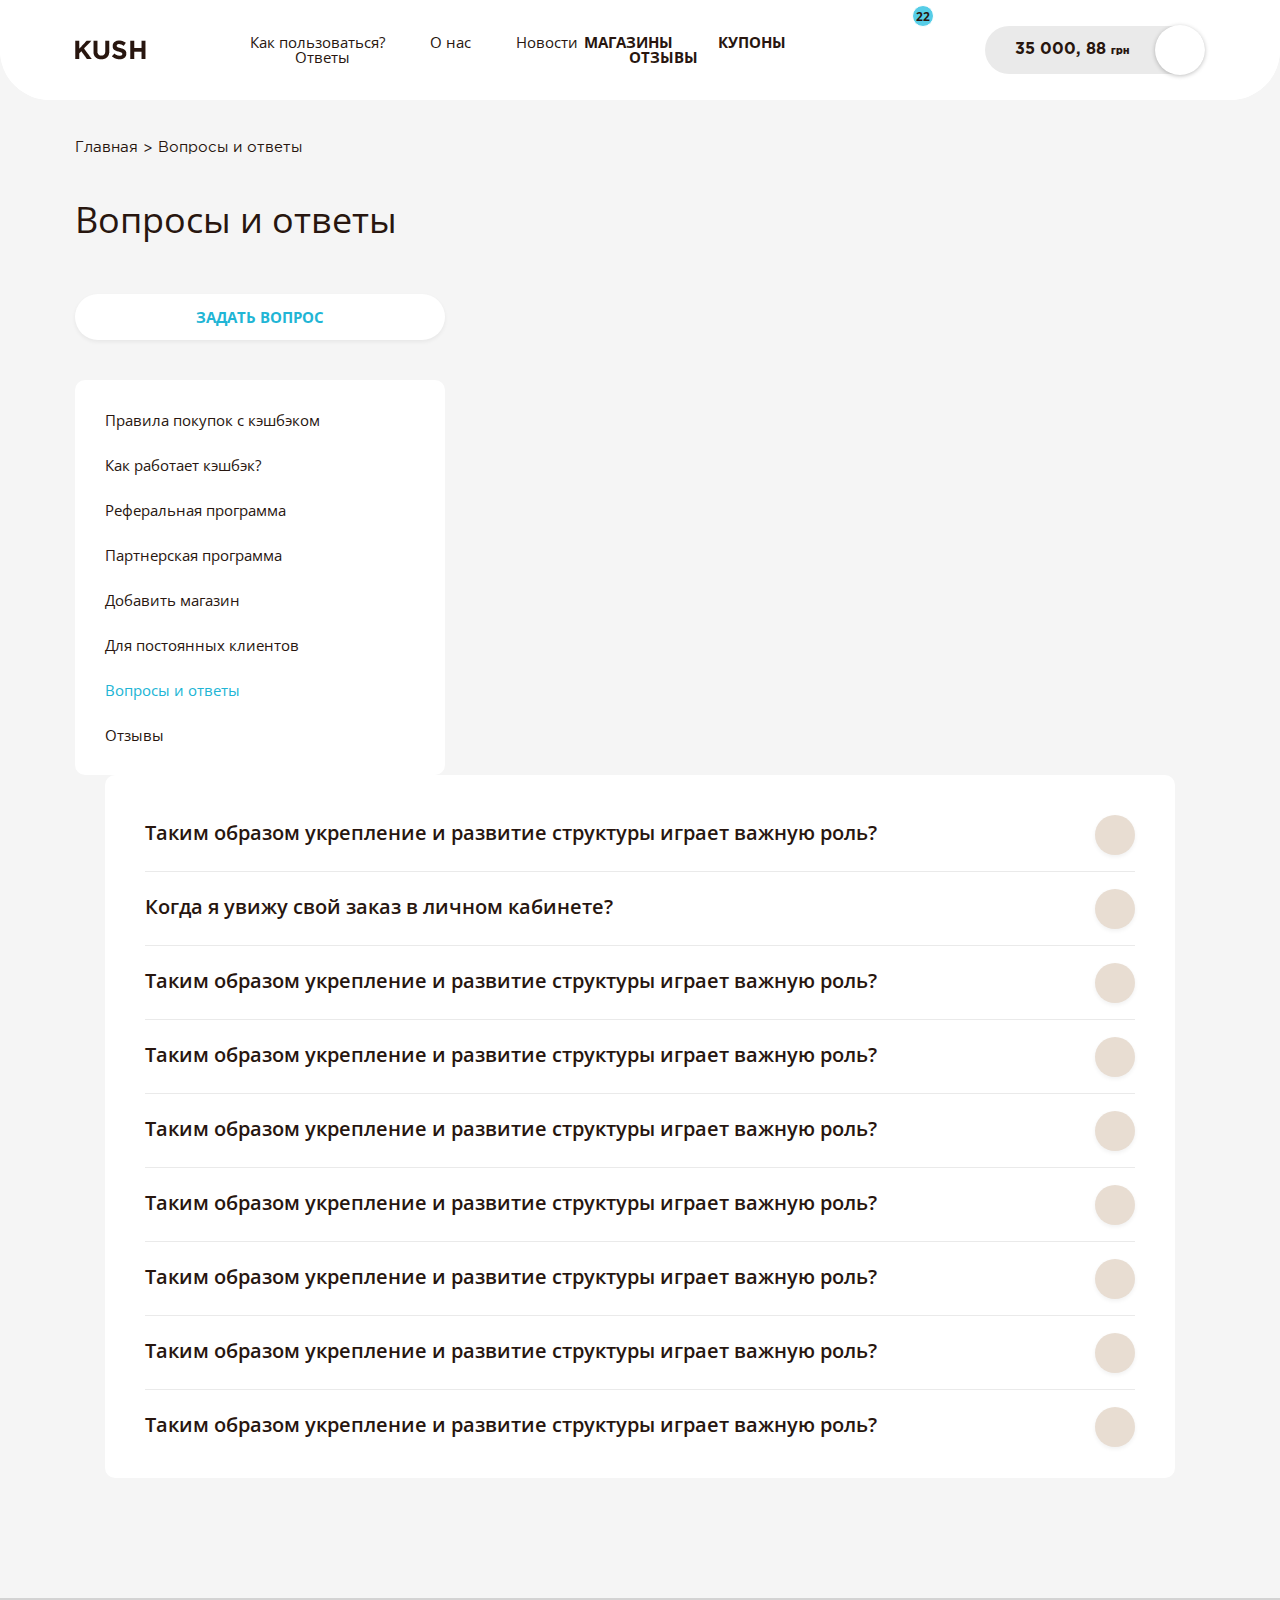
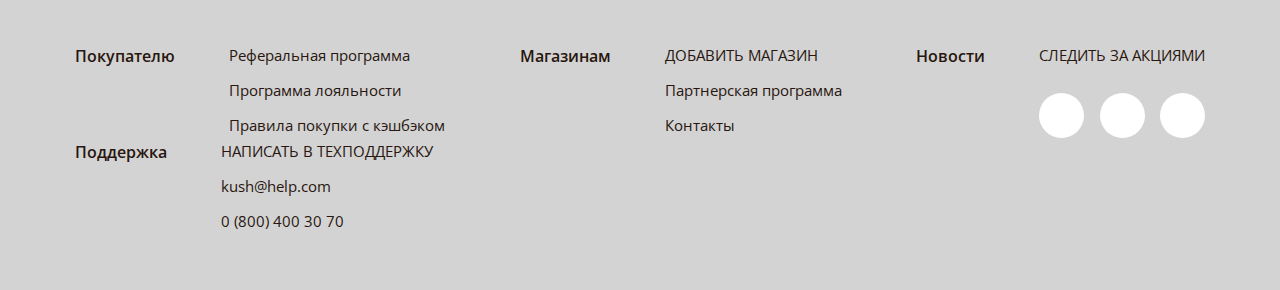
<file: documents/questions.html>
<!DOCTYPE html>
<html lang="en">
<head>
    <meta charset="UTF-8">
    <meta name="viewport" content="width=device-width" initial-scale="1.0">
    <title>Document</title>
    <!-- <link rel="icon" href="" type="image/png"> -->
    <link rel="stylesheet" href="../css/style.css">
    <link rel="stylesheet" href="../css/page.css">
    <link rel="stylesheet" href="../css/media.css">
    <link rel="stylesheet" href="../css/slick.css">
    <link href="https://fonts.googleapis.com/css?family=Open+Sans:400,400i,600,700" rel="stylesheet">
    <link rel="stylesheet" href="https://use.fontawesome.com/releases/v5.4.1/css/all.css" integrity="sha384-5sAR7xN1Nv6T6+dT2mhtzEpVJvfS3NScPQTrOxhwjIuvcA67KV2R5Jz6kr4abQsz" crossorigin="anonymous">

</head>
<body class="pagename-questions">
  <header class="header authorized">
    <div class="header-sticky">
      <div class="header-content">
        <div class="header-content__img">
          <a href="../index.html"><img src="../img/logo.png" alt=""></a>
        </div>
        <ul class="list-secondary">
          <li class="header-list-item"><a href="explanations.html">Как пользоваться?</a></li>
          <li class="header-list-item"><a href="#">О нас</a></li>
          <li class="header-list-item"><a href="news.html">Новости</a></li>
          <li class="header-list-item"><a href="questions.html">Ответы</a></li>
        </ul>
        <ul class="list-primary">
          <li class="header-list-item"><a href="#">Магазины</a></li>
          <li class="header-list-item"><a href="#">Купоны</a></li>
          <li class="header-list-item"><a href="reviews.html">Отзывы</a></li>
        </ul>
        <div class="header-content__search">
          <span class="button-hover search-button"><i class="fas fa-search"></i></span>
          <a class="button-hover notifications-button" href="#">
            <span class="num-counter">22</span>
            <i class="far fa-bell"></i>
          </a>
          <a class="button-hover interesting-button" href="#">
            <i class="far fa-heart"></i>
          </a>
        </div>
        <div class="header-content__authorized">
          <span class="account-price"><span class="num">35 000, 88</span> <span class="currensy">грн</span></span>
        <!-- class icon -->  <a href="#" class="account-logo" style="background-image: url('');"><i class="far fa-user"></i></a>
          <div class="authorized-dropdown">
            <div class="authorized-dropdown__wrapper">
              <ul class="authorized-dropdown__list">
                <li class="authorized-dropdown__item"><a href="#">Реферальная сеть</a></li>
                <li class="authorized-dropdown__item"><a href="#">Кэшбэк-ссылка</a></li>
                <li class="authorized-dropdown__item"><a href="#">Кабинет</a></li>
                <li class="authorized-dropdown__item"><a href="#">Покупки</a></li>
                <li class="authorized-dropdown__item"><a href="#">Переходы</a></li>
                <li class="authorized-dropdown__item"><a href="#">Транзакции</a></li>
              </ul>
              <ul class="authorized-dropdown__list">
                <li class="authorized-dropdown__item"><a href="#">Настройки</a></li>
                <li class="authorized-dropdown__item"><a href="#">Помощь</a></li>
              </ul>
              <ul class="authorized-dropdown__list">
                <li class="authorized-dropdown__item"><a href="#">Выйти</a></li>
              </ul>
            </div>
          </div>
        </div>
        <div class="header-content__login">
          <div class="login-holder">
            <a href="authentication.html#login">Войти</a>
            <a href="authentication.html">Зарегистрироваться <i class="far fa-user"></i></a>
          </div>
        </div>
      </div>
    </div>
    <div class="modal-search found"> <!-- found -->
      <div class="wrapper-center">
        <div class="form-holder">
          <form action="" class="modal-form">
            <input type="text" class="modal-form__input" placeholder="Ищите: магазины, товары, купоны, публикации, ответы">
            <span class="input-clear">&times;</span>
          </form>
        </div>
        <div class="found-status">
          <span class="not-found">По вашему запросу ничего не найдено</span>
          <span class="found">Найдено по вашему запросу:</span>
        </div>
        <div class="search-result">
          <div class="search-result__list">
            <ul class="search-list header-search__tabs">
              <li class="search-list__item active" data-quantity="1001" data-target="all">
                <div class="search-list__bg"></div>
                <p>Все (<span>1001</span>)</p></li>
              <li class="search-list__item" data-quantity="1" data-target="shop">
                <div class="search-list__bg"></div>
                <p>Магазинов (<span>1</span>)</p></li>
              <li class="search-list__item" data-quantity="999" data-target="product">
                <div class="search-list__bg"></div>
                <p>Товаров (<span>999</span>)</p></li>
              <li class="search-list__item" data-quantity="99" data-target="coupons">
                <div class="search-list__bg"></div>
                <p>Купонов (<span>99</span>)</p></li>
              <li class="search-list__item" data-quantity="10" data-target="publications">
                <div class="search-list__bg"></div>
                <p>Публикаций (<span>10</span>)</p></li>
              <li class="search-list__item" data-quantity="0" data-target="answers">
                <div class="search-list__bg"></div>
                <p>Ответов (<span>0</span>)</p></li>
            </ul>
            <div class="search-list-background"></div>
          </div>
          <div class="search-result__content js-content__radius">
            <div class="search-tab active" data-target="all">
              <div class="search-card">
                <p class="title">Магазины</p>
                <ul class="search-card__content">
                  <li class="search-card__item active">
                    <div class="search-card__aligner">
                      <div class="like-block">
                        <div class="like-block__button">
                          <i class="far fa-heart"></i>
                        </div>
                        <div class="like-block__img">
                          <img src="../img/lamoda.png" alt="">
                        </div>
                      </div>
                      <div class="search-card__amount hot">
                        <span class="old-amount">до <span>-<span class="value">5,5</span>%</span></span>
                        <span class="current-amount">-<span class="value">5,5</span>%</span>
                      </div>
                      <div class="search-card__link">
                        <a href="#">В магазин</a>
                      </div>
                    </div>
                  </li>
                </ul>
              </div>
              <div class="search-card">
                <p class="title">Купоны</p>
                <ul class="search-card__content">
                  <li class="search-card__item active">
                    <div class="search-card__aligner">
                      <div class="like-block">
                        <div class="like-block__button">
                          <i class="far fa-heart"></i>
                        </div>
                        <div class="like-block__img">
                          <img src="../img/lamoda.png" alt="">
                        </div>
                      </div>
                      <div class="coupon-block">
                        <div class="coupon-block__amount">
                          <div class="coupon-amount">
                            <span class="text"><b>20% </b>скидка на спортивные бренды спортивные бренды</span>
                          </div>
                        </div>
                        <div class="coupon-block__time">
                          <span>Осталось <b class="days">10 <span class="days__text">дней</span></b> (<span>до <span class="month">29.10</span></span>)</span>
                        </div>
                      </div>
                      <div class="promo">
                        <span class="promo__code">Промокод: <b>не нужен</b></span>
                      </div>
                      <div class="search-card__link">
                        <a href="#">Смотреть товары</a>
                      </div>
                    </div>
                  </li>
                  <li class="search-card__item active">
                    <div class="search-card__aligner">
                      <div class="like-block">
                        <div class="like-block__button">
                          <i class="far fa-heart"></i>
                        </div>
                        <div class="like-block__img">
                          <img src="../img/lamoda.png" alt="">
                        </div>
                      </div>
                      <div class="coupon-block">
                        <div class="coupon-block__amount">
                          <div class="coupon-amount">
                            <span class="text"><b>20% </b>скидка на спортивные бренды</span>
                          </div>
                        </div>
                        <div class="coupon-block__time">
                          <span>Осталось <b class="days">10 <span class="days__text">дней</span></b> (<span>до <span class="month">29.10</span></span>)</span>
                        </div>
                      </div>
                      <div class="promo">
                        <span class="promo__code">Промокод: <b>не нужен</b></span>
                      </div>
                      <div class="search-card__link">
                        <a href="#">Смотреть товары</a>
                      </div>
                    </div>
                  </li>
                  <li class="search-card__item active">
                    <div class="search-card__aligner">
                      <div class="like-block">
                        <div class="like-block__button">
                          <i class="far fa-heart"></i>
                        </div>
                        <div class="like-block__img">
                          <img src="../img/lamoda.png" alt="">
                        </div>
                      </div>
                      <div class="coupon-block">
                        <div class="coupon-block__amount">
                          <div class="coupon-amount">
                            <span class="text"><b>20% </b>скидка на спортивные бренды</span>
                          </div>
                        </div>
                        <div class="coupon-block__time">
                          <span>Осталось <b class="days">10 <span class="days__text">дней</span></b> (<span>до <span class="month">29.10</span></span>)</span>
                        </div>
                      </div>
                      <div class="promo">
                        <span class="promo__code">Промокод: <b>не нужен</b></span>
                      </div>
                      <div class="search-card__link">
                        <a href="#">Смотреть товары</a>
                      </div>
                    </div>
                  </li>
                  <li class="search-card__item active">
                    <div class="search-card__aligner">
                      <div class="like-block">
                        <div class="like-block__button">
                          <i class="far fa-heart"></i>
                        </div>
                        <div class="like-block__img">
                          <img src="../img/lamoda.png" alt="">
                        </div>
                      </div>
                      <div class="coupon-block">
                        <div class="coupon-block__amount">
                          <div class="coupon-amount">
                            <span class="text"><b>20% </b>скидка на спортивные бренды</span>
                          </div>
                        </div>
                        <div class="coupon-block__time">
                          <span>Осталось <b class="days">10 <span class="days__text">дней</span></b> (<span>до <span class="month">29.10</span></span>)</span>
                        </div>
                      </div>
                      <div class="promo">
                        <span class="promo__code">Промокод: <b>не нужен</b></span>
                      </div>
                      <div class="search-card__link">
                        <a href="#">Смотреть товары</a>
                      </div>
                    </div>
                  </li>
                </ul>
              </div>
            </div>
            <div class="search-tab" data-target="shop">
              <div class="search-card">
                <ul class="search-card__content">
                  <li class="search-card__item active">
                    <div class="search-card__aligner">
                      <div class="like-block">
                        <div class="like-block__button">
                          <i class="far fa-heart"></i>
                        </div>
                        <div class="like-block__img">
                          <img src="../img/shop2.png" alt="">
                        </div>
                      </div>
                      <div class="search-card__amount hot">
                        <span class="old-amount">до <span>-<span class="value">5,5</span>%</span></span>
                        <span class="current-amount">-<span class="value">5,5</span>%</span>
                      </div>
                      <div class="search-card__link">
                        <a href="#">В магазин</a>
                      </div>
                    </div>
                  </li>
                  <li class="search-card__item active">
                    <div class="search-card__aligner">
                      <div class="like-block">
                        <div class="like-block__button">
                          <i class="far fa-heart"></i>
                        </div>
                        <div class="like-block__img">
                          <img src="../img/lamoda.png" alt="">
                        </div>
                      </div>
                      <div class="coupon-block">
                        <div class="coupon-block__amount">
                          <div class="coupon-amount">
                            <span class="text"><b>20% </b>скидка на спортивные бренды спортивные бренды</span>
                          </div>
                        </div>
                        <div class="coupon-block__time">
                          <span>Осталось <b class="days">10 <span class="days__text">дней</span></b> (<span>до <span class="month">29.10</span></span>)</span>
                        </div>
                      </div>
                      <div class="promo">
                        <span class="promo__code">Промокод: <b>не нужен</b></span>
                      </div>
                      <div class="search-card__link">
                        <a href="#">Смотреть товары</a>
                      </div>
                    </div>
                  </li>
                  <li class="search-card__item active">
                    <div class="search-card__aligner">
                      <div class="like-block">
                        <div class="like-block__button">
                          <i class="far fa-heart"></i>
                        </div>
                        <div class="like-block__img">
                          <img src="../img/lamoda.png" alt="">
                        </div>
                      </div>
                      <div class="coupon-block">
                        <div class="coupon-block__amount">
                          <div class="coupon-amount">
                            <span class="text"><b>20% </b>скидка на спортивные бренды</span>
                          </div>
                        </div>
                        <div class="coupon-block__time">
                          <span>Осталось <b class="days">10 <span class="days__text">дней</span></b> (<span>до <span class="month">29.10</span></span>)</span>
                        </div>
                      </div>
                      <div class="promo">
                        <span class="promo__code">Промокод: <b>не нужен</b></span>
                      </div>
                      <div class="search-card__link">
                        <a href="#">Смотреть товары</a>
                      </div>
                    </div>
                  </li>
                  <li class="search-card__item active">
                    <div class="search-card__aligner">
                      <div class="like-block">
                        <div class="like-block__button">
                          <i class="far fa-heart"></i>
                        </div>
                        <div class="like-block__img">
                          <img src="../img/lamoda.png" alt="">
                        </div>
                      </div>
                      <div class="coupon-block">
                        <div class="coupon-block__amount">
                          <div class="coupon-amount">
                            <span class="text"><b>20% </b>скидка на спортивные бренды</span>
                          </div>
                        </div>
                        <div class="coupon-block__time">
                          <span>Осталось <b class="days">10 <span class="days__text">дней</span></b> (<span>до <span class="month">29.10</span></span>)</span>
                        </div>
                      </div>
                      <div class="promo">
                        <span class="promo__code">Промокод: <b>не нужен</b></span>
                      </div>
                      <div class="search-card__link">
                        <a href="#">Смотреть товары</a>
                      </div>
                    </div>
                  </li>
                  <li class="search-card__item active">
                    <div class="search-card__aligner">
                      <div class="like-block">
                        <div class="like-block__button">
                          <i class="far fa-heart"></i>
                        </div>
                        <div class="like-block__img">
                          <img src="../img/lamoda.png" alt="">
                        </div>
                      </div>
                      <div class="coupon-block">
                        <div class="coupon-block__amount">
                          <div class="coupon-amount">
                            <span class="text"><b>20% </b>скидка на спортивные бренды</span>
                          </div>
                        </div>
                        <div class="coupon-block__time">
                          <span>Осталось <b class="days">10 <span class="days__text">дней</span></b> (<span>до <span class="month">29.10</span></span>)</span>
                        </div>
                      </div>
                      <div class="promo">
                        <span class="promo__code">Промокод: <b>не нужен</b></span>
                      </div>
                      <div class="search-card__link">
                        <a href="#">Смотреть товары</a>
                      </div>
                    </div>
                  </li>
                </ul>
              </div>
            </div>
            <div class="search-tab" data-target="product">
            </div>
            <div class="search-tab" data-target="coupons">
            </div>
            <div class="search-tab" data-target="publications">
            </div>
            <div class="search-tab" data-target="answers">
            </div>
            <div class="show-more">
              <button class="show-more__btn">Показать еще</button>
            </div>
            <div class="loading">
              <i class="fas fa-redo-alt"></i>
            </div>
          </div>
        </div>
      </div>
    </div>
  </header>
  <main class="main">
    <div class="wrapper-center">
      <ul class="breadcrumbs">
        <li class="breadcrumbs__item"><a href="#">Главная</a></li>
        <li class="breadcrumbs__item"><a href="#">Вопросы и ответы</a></li>
      </ul>
      <div class="section-title section-title--text-left">
        <h2 class="section-title__text">Вопросы и ответы</h2>
      </div>
      <div class="questions">
        <aside class="aside">
          <form action="" class="questions-form">
            <p class="form-button">Задать вопрос</p>
            <div class="form-content">
              <label for="theme" class="questions-form__content">
                <span class="category-title">Тема</span>
                <input name="theme" type="text" placeholder="Тема вопроса...">
              </label>
              <label class="questions-form__content">
                <span class="category-title">Категория</span>
                <div class="wrap-drop" id="questions-category">
                  <div class="selected-el"><span></span></div>
                  <ul class="drop">
                      <li class="selected"><a>Общий вопрос</a></li>
                      <li><a>Финансовый вопрос</a></li>
                      <li><a>Технический вопрос</a></li>
                      <li><a>Жалоба</a></li>
                  </ul>
                </div>
              </label>
              <label class="questions-form__content" for="text">
                <span class="category-title">Текст</span>
                <textarea name="text" placeholder="Введите текст..."></textarea>
              </label>
              <div class="file-container">
                <div class="file-wrapper">
                  <label for="" class="input-dropdown">
                    <input type="file" name="files" class="js-file-uploader">
                    <div class="input-dropdown__text">
                      <span class="title">Выберите файл</span> 
                      <span class="text">или перетащите в область</span>
                    </div>
                  </label>
                  <div class="selectedFiles"></div>
                </div>
              </div>
              <button class="standart-btn">отправить</button>
            </div>
          </form>
          <nav class="nav">
            <a class="nav__link" href="#">Правила покупок с кэшбэком</a>
            <a class="nav__link" href="#">Как работает кэшбэк?</a>
            <a class="nav__link" href="#">Реферальная программа</a>
            <a class="nav__link" href="#">Партнерская программа</a>
            <a class="nav__link" href="#">Добавить магазин</a>
            <a class="nav__link" href="#">Для постоянных клиентов</a>
            <a class="nav__link active" href="#">Вопросы и ответы</a>
            <a class="nav__link" href="#">Отзывы</a>
          </nav>
        </aside>
        <div class="questions-content">
          <div class="spoiler">
            <span class="title">Таким образом укрепление и развитие структуры играет важную роль?</span>
            <div class="spoiler__content">
              <p>После совершения заказа он отображается в личном кабинете в среднем в течении 30 минут, в некоторых случаях мгновенно. В редких случаях задержки бывают до 10 дней. После совершения заказа он отображается в личном кабинете в среднем в течении 30 минут, в некоторых случаях мгновенно. В редких случаях задержки бывают до 10 дней. После совершения заказа он отображается в личном кабинете в среднем в течении 30 минут, в некоторых случаях мгновенно. В редких случаях задержки бывают до 10 дней. После совершения заказа он отображается в личном кабинете в среднем в течении 30 минут, в некоторых случаях мгновенно. В редких случаях задержки бывают до 10 дней. После совершения заказа он отображается в личном кабинете в среднем в течении 30 минут, в некоторых случаях мгновенно. В редких случаях задержки бывают до 10 дней.</p>
            </div>
          </div>
          <div class="spoiler">
            <span class="title">Когда я увижу свой заказ в личном кабинете?</span>
            <div class="spoiler__content">
              <p>После совершения заказа он отображается в личном кабинете в среднем в течении 30 минут, в некоторых случаях мгновенно. В редких случаях задержки бывают до 10 дней.</p>
            </div>
          </div>
          <div class="spoiler">
            <span class="title">Таким образом укрепление и развитие структуры играет важную роль?</span>
            <div class="spoiler__content">
              <p>После совершения заказа он отображается в личном кабинете в среднем в течении 30 минут, в некоторых случаях мгновенно. В редких случаях задержки бывают до 10 дней.</p>
            </div>
          </div>
          <div class="spoiler">
            <span class="title">Таким образом укрепление и развитие структуры играет важную роль?</span>
            <div class="spoiler__content">
              <p>После совершения заказа он отображается в личном кабинете в среднем в течении 30 минут, в некоторых случаях мгновенно. В редких случаях задержки бывают до 10 дней.</p>
            </div>
          </div>
          <div class="spoiler">
            <span class="title">Таким образом укрепление и развитие структуры играет важную роль?</span>
            <div class="spoiler__content">
              <p>После совершения заказа он отображается в личном кабинете в среднем в течении 30 минут, в некоторых случаях мгновенно. В редких случаях задержки бывают до 10 дней.</p>
            </div>
          </div>
          <div class="spoiler">
            <span class="title">Таким образом укрепление и развитие структуры играет важную роль?</span>
            <div class="spoiler__content">
              <p>После совершения заказа он отображается в личном кабинете в среднем в течении 30 минут, в некоторых случаях мгновенно. В редких случаях задержки бывают до 10 дней.</p>
            </div>
          </div>
          <div class="spoiler">
            <span class="title">Таким образом укрепление и развитие структуры играет важную роль?</span>
            <div class="spoiler__content">
              <p>После совершения заказа он отображается в личном кабинете в среднем в течении 30 минут, в некоторых случаях мгновенно. В редких случаях задержки бывают до 10 дней.</p>
            </div>
          </div>
          <div class="spoiler">
            <span class="title">Таким образом укрепление и развитие структуры играет важную роль?</span>
            <div class="spoiler__content">
              <p>После совершения заказа он отображается в личном кабинете в среднем в течении 30 минут, в некоторых случаях мгновенно. В редких случаях задержки бывают до 10 дней.</p>
            </div>
          </div>
          <div class="spoiler">
            <span class="title">Таким образом укрепление и развитие структуры играет важную роль?</span>
            <div class="spoiler__content">
              <p>После совершения заказа он отображается в личном кабинете в среднем в течении 30 минут, в некоторых случаях мгновенно. В редких случаях задержки бывают до 10 дней.</p>
            </div>
          </div>
        </div>
      </div>
    </div>
  </main>
  <footer class="footer">
    <div class="wrapper-center">
      <div class="footer-content">
        <span class="title">Покупателю</span>
        <ul class="footer-content__list">
          <li class="footer-content__item"><a href="#">Реферальная программа</a></li>
          <li class="footer-content__item"><a href="#">Программа лояльности</a></li>
          <li class="footer-content__item"><a href="#">Правила покупки с кэшбэком</a></li>
        </ul>
      </div>
      <div class="footer-content">
        <span class="title">Магазинам</span>
        <ul class="footer-content__list">
          <li class="footer-content__item item--uppercase"><a href="#">Добавить магазин</a></li>
          <li class="footer-content__item"><a href="#">Партнерская программа</a></li>
          <li class="footer-content__item"><a href="#">Контакты</a></li>
        </ul>
      </div>
      <div class="footer-content">
        <span class="title">Новости</span>
        <ul class="footer-content__list">
          <li class="footer-content__item item--uppercase">Следить за акциями</li>
          <li class="footer-content__item">
            <ul class="social-list">
              <li class="social-list__item"><a href="#"><i class="fab fa-facebook-f"></i></a></li>
              <li class="social-list__item"><a href="#"><i class="fab fa-instagram"></i></a></li>
              <li class="social-list__item"><a href="#"><i class="fab fa-youtube"></i></a></li>
            </ul>
          </li>
        </ul>
      </div>
      <div class="footer-content">
        <span class="title">Поддержка</span>
        <ul class="footer-content__list">
          <li class="footer-content__item item--uppercase"><a href="#">Написать в техподдержку</a></li>
          <li class="footer-content__item"><a href="mailto:#">kush@help.com</a></li>
          <li class="footer-content__item"><a href="tel:#">0 (800) 400 30 70 </a></li>
        </ul>
      </div>
    </div>
  </footer>

  <script src="../js/jquery-3.2.1.min.js"></script>
  <script src="../js/slick.min.js"></script>
  <script src="../js/script.js"></script>

</body>
</html>
</file>
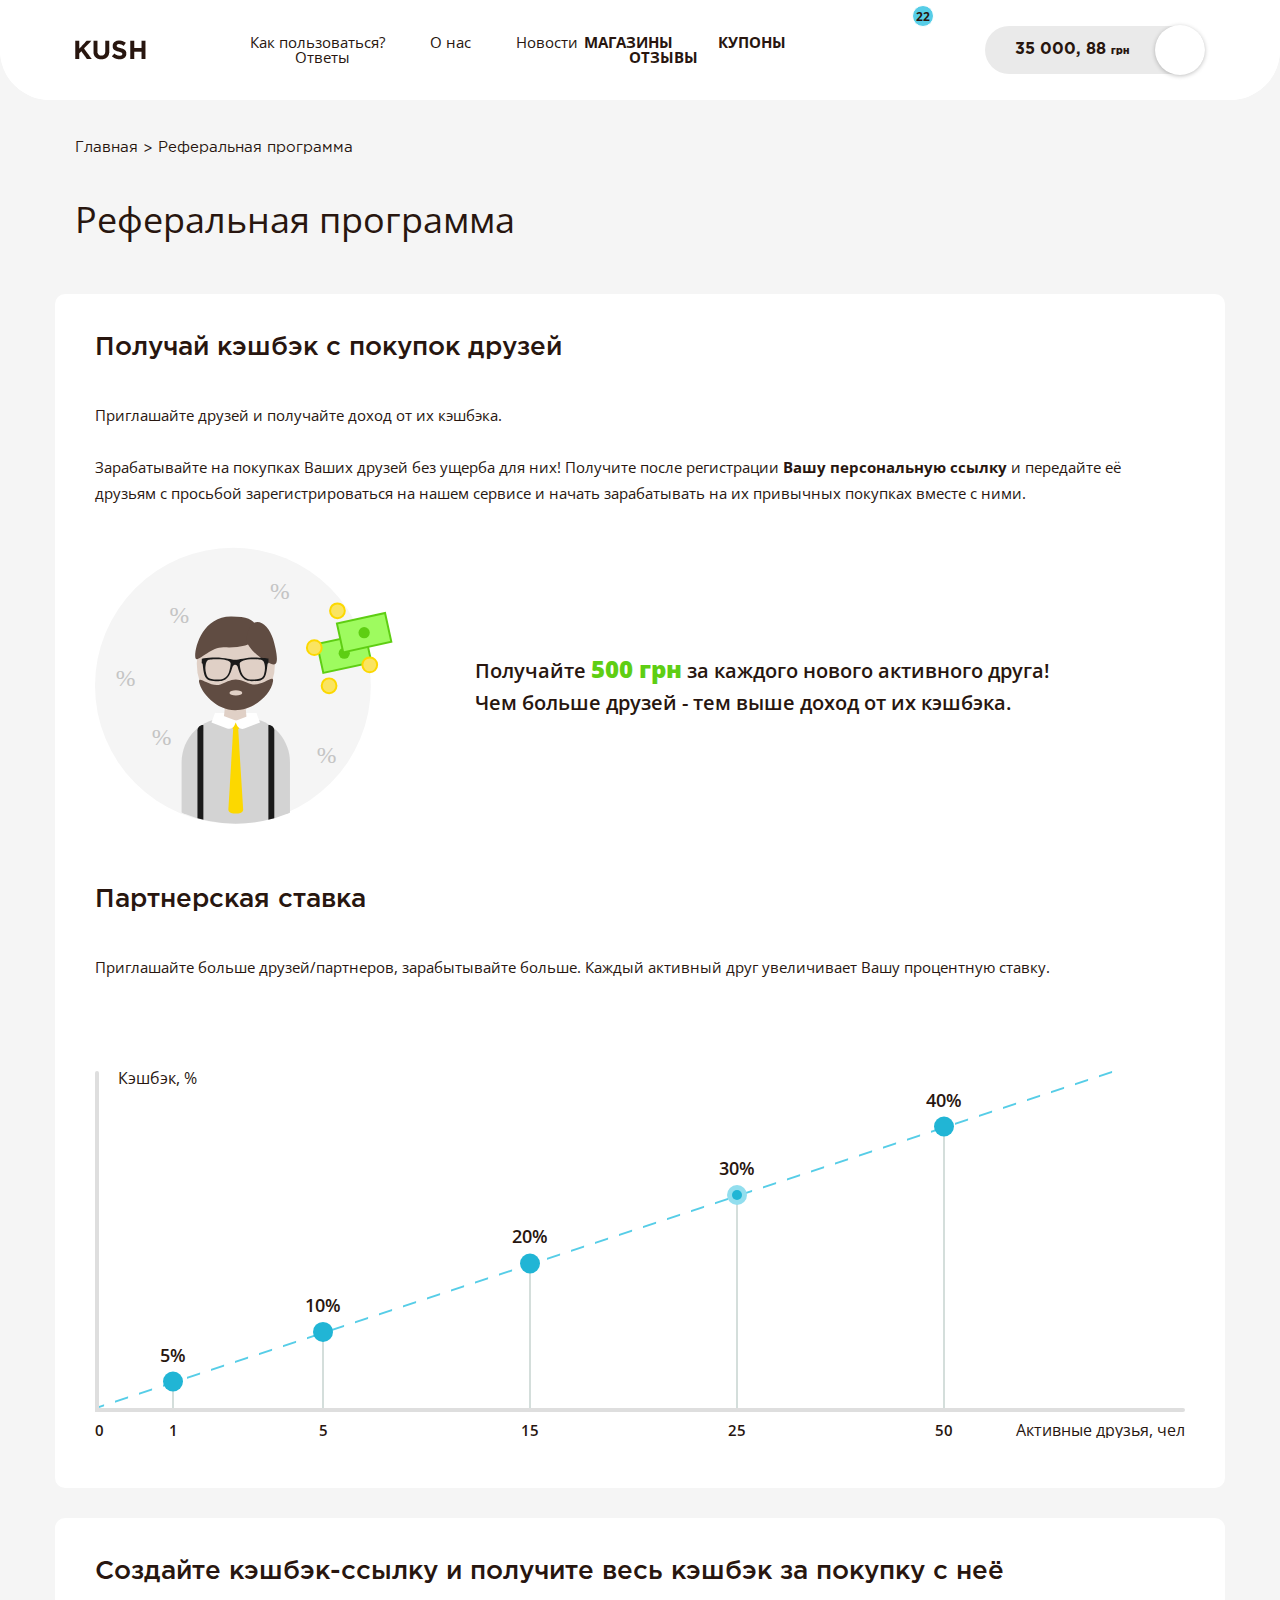
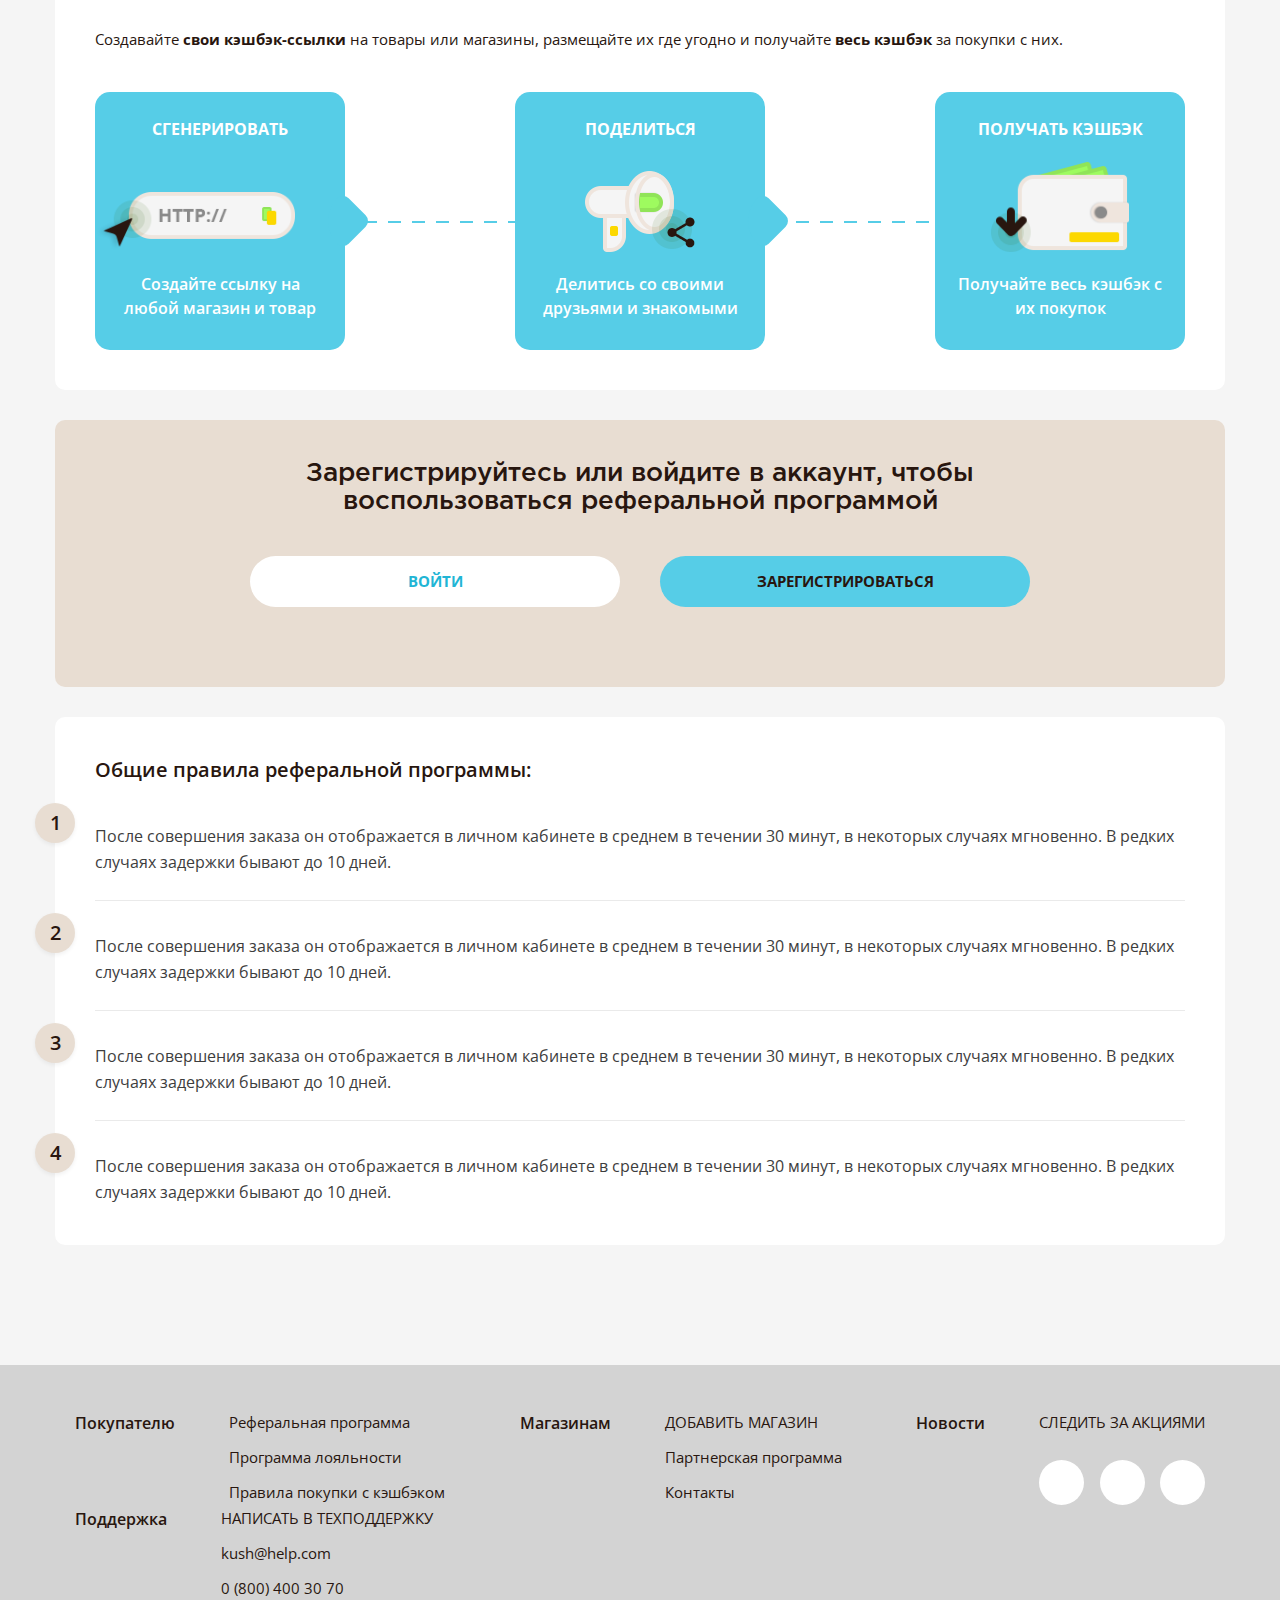
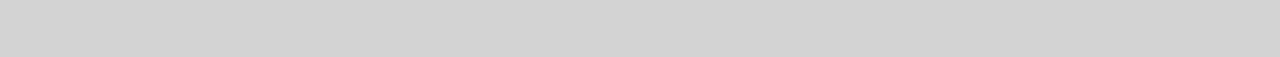
<file: documents/referal.html>
<!DOCTYPE html>
<html lang="en">
<head>
    <meta charset="UTF-8">
    <meta name="viewport" content="width=device-width" initial-scale="1.0">
    <title>Document</title>
    <!-- <link rel="icon" href="" type="image/png"> -->
    <link rel="stylesheet" href="../css/style.css">
    <link rel="stylesheet" href="../css/page.css">
    <link rel="stylesheet" href="../css/media.css">
    <link rel="stylesheet" href="../css/slick.css">
    <link href="https://fonts.googleapis.com/css?family=Open+Sans:400,400i,600,700" rel="stylesheet">
    <link rel="stylesheet" href="https://use.fontawesome.com/releases/v5.4.1/css/all.css" integrity="sha384-5sAR7xN1Nv6T6+dT2mhtzEpVJvfS3NScPQTrOxhwjIuvcA67KV2R5Jz6kr4abQsz" crossorigin="anonymous">

</head>
<body class="pagename-referal">
  <header class="header authorized">
    <div class="header-sticky">
      <div class="header-content">
        <div class="header-content__img">
          <a href="../index.html"><img src="../img/logo.png" alt=""></a>
        </div>
        <ul class="list-secondary">
          <li class="header-list-item"><a href="explanations.html">Как пользоваться?</a></li>
          <li class="header-list-item"><a href="#">О нас</a></li>
          <li class="header-list-item"><a href="news.html">Новости</a></li>
          <li class="header-list-item"><a href="questions.html">Ответы</a></li>
        </ul>
        <ul class="list-primary">
          <li class="header-list-item"><a href="#">Магазины</a></li>
          <li class="header-list-item"><a href="#">Купоны</a></li>
          <li class="header-list-item"><a href="reviews.html">Отзывы</a></li>
        </ul>
        <div class="header-content__search">
          <span class="button-hover search-button"><i class="fas fa-search"></i></span>
          <a class="button-hover notifications-button" href="#">
            <span class="num-counter">22</span>
            <i class="far fa-bell"></i>
          </a>
          <a class="button-hover interesting-button" href="#">
            <i class="far fa-heart"></i>
          </a>
        </div>
        <div class="header-content__authorized">
          <span class="account-price"><span class="num">35 000, 88</span> <span class="currensy">грн</span></span>
        <!-- class icon -->  <a href="#" class="account-logo" style="background-image: url('');"><i class="far fa-user"></i></a>
          <div class="authorized-dropdown">
            <div class="authorized-dropdown__wrapper">
              <ul class="authorized-dropdown__list">
                <li class="authorized-dropdown__item"><a href="#">Реферальная сеть</a></li>
                <li class="authorized-dropdown__item"><a href="#">Кэшбэк-ссылка</a></li>
                <li class="authorized-dropdown__item"><a href="#">Кабинет</a></li>
                <li class="authorized-dropdown__item"><a href="#">Покупки</a></li>
                <li class="authorized-dropdown__item"><a href="#">Переходы</a></li>
                <li class="authorized-dropdown__item"><a href="#">Транзакции</a></li>
              </ul>
              <ul class="authorized-dropdown__list">
                <li class="authorized-dropdown__item"><a href="#">Настройки</a></li>
                <li class="authorized-dropdown__item"><a href="#">Помощь</a></li>
              </ul>
              <ul class="authorized-dropdown__list">
                <li class="authorized-dropdown__item"><a href="#">Выйти</a></li>
              </ul>
            </div>
          </div>
        </div>
        <div class="header-content__login">
          <div class="login-holder">
            <a href="authentication.html#login">Войти</a>
            <a href="authentication.html">Зарегистрироваться <i class="far fa-user"></i></a>
          </div>
        </div>
      </div>
    </div>
    <div class="modal-search found"> <!-- found -->
      <div class="wrapper-center">
        <div class="form-holder">
          <form action="" class="modal-form">
            <input type="text" class="modal-form__input" placeholder="Ищите: магазины, товары, купоны, публикации, ответы">
            <span class="input-clear">&times;</span>
          </form>
        </div>
        <div class="found-status">
          <span class="not-found">По вашему запросу ничего не найдено</span>
          <span class="found">Найдено по вашему запросу:</span>
        </div>
        <div class="search-result">
          <div class="search-result__list">
            <ul class="search-list header-search__tabs">
              <li class="search-list__item active" data-quantity="1001" data-target="all">
                <div class="search-list__bg"></div>
                <p>Все (<span>1001</span>)</p></li>
              <li class="search-list__item" data-quantity="1" data-target="shop">
                <div class="search-list__bg"></div>
                <p>Магазинов (<span>1</span>)</p></li>
              <li class="search-list__item" data-quantity="999" data-target="product">
                <div class="search-list__bg"></div>
                <p>Товаров (<span>999</span>)</p></li>
              <li class="search-list__item" data-quantity="99" data-target="coupons">
                <div class="search-list__bg"></div>
                <p>Купонов (<span>99</span>)</p></li>
              <li class="search-list__item" data-quantity="10" data-target="publications">
                <div class="search-list__bg"></div>
                <p>Публикаций (<span>10</span>)</p></li>
              <li class="search-list__item" data-quantity="0" data-target="answers">
                <div class="search-list__bg"></div>
                <p>Ответов (<span>0</span>)</p></li>
            </ul>
            <div class="search-list-background"></div>
          </div>
          <div class="search-result__content js-content__radius">
            <div class="search-tab active" data-target="all">
              <div class="search-card">
                <p class="title">Магазины</p>
                <ul class="search-card__content">
                  <li class="search-card__item active">
                    <div class="search-card__aligner">
                      <div class="like-block">
                        <div class="like-block__button">
                          <i class="far fa-heart"></i>
                        </div>
                        <div class="like-block__img">
                          <img src="../img/lamoda.png" alt="">
                        </div>
                      </div>
                      <div class="search-card__amount hot">
                        <span class="old-amount">до <span>-<span class="value">5,5</span>%</span></span>
                        <span class="current-amount">-<span class="value">5,5</span>%</span>
                      </div>
                      <div class="search-card__link">
                        <a href="#">В магазин</a>
                      </div>
                    </div>
                  </li>
                </ul>
              </div>
              <div class="search-card">
                <p class="title">Купоны</p>
                <ul class="search-card__content">
                  <li class="search-card__item active">
                    <div class="search-card__aligner">
                      <div class="like-block">
                        <div class="like-block__button">
                          <i class="far fa-heart"></i>
                        </div>
                        <div class="like-block__img">
                          <img src="../img/lamoda.png" alt="">
                        </div>
                      </div>
                      <div class="coupon-block">
                        <div class="coupon-block__amount">
                          <div class="coupon-amount">
                            <span class="text"><b>20% </b>скидка на спортивные бренды спортивные бренды</span>
                          </div>
                        </div>
                        <div class="coupon-block__time">
                          <span>Осталось <b class="days">10 <span class="days__text">дней</span></b> (<span>до <span class="month">29.10</span></span>)</span>
                        </div>
                      </div>
                      <div class="promo">
                        <span class="promo__code">Промокод: <b>не нужен</b></span>
                      </div>
                      <div class="search-card__link">
                        <a href="#">Смотреть товары</a>
                      </div>
                    </div>
                  </li>
                  <li class="search-card__item active">
                    <div class="search-card__aligner">
                      <div class="like-block">
                        <div class="like-block__button">
                          <i class="far fa-heart"></i>
                        </div>
                        <div class="like-block__img">
                          <img src="../img/lamoda.png" alt="">
                        </div>
                      </div>
                      <div class="coupon-block">
                        <div class="coupon-block__amount">
                          <div class="coupon-amount">
                            <span class="text"><b>20% </b>скидка на спортивные бренды</span>
                          </div>
                        </div>
                        <div class="coupon-block__time">
                          <span>Осталось <b class="days">10 <span class="days__text">дней</span></b> (<span>до <span class="month">29.10</span></span>)</span>
                        </div>
                      </div>
                      <div class="promo">
                        <span class="promo__code">Промокод: <b>не нужен</b></span>
                      </div>
                      <div class="search-card__link">
                        <a href="#">Смотреть товары</a>
                      </div>
                    </div>
                  </li>
                  <li class="search-card__item active">
                    <div class="search-card__aligner">
                      <div class="like-block">
                        <div class="like-block__button">
                          <i class="far fa-heart"></i>
                        </div>
                        <div class="like-block__img">
                          <img src="../img/lamoda.png" alt="">
                        </div>
                      </div>
                      <div class="coupon-block">
                        <div class="coupon-block__amount">
                          <div class="coupon-amount">
                            <span class="text"><b>20% </b>скидка на спортивные бренды</span>
                          </div>
                        </div>
                        <div class="coupon-block__time">
                          <span>Осталось <b class="days">10 <span class="days__text">дней</span></b> (<span>до <span class="month">29.10</span></span>)</span>
                        </div>
                      </div>
                      <div class="promo">
                        <span class="promo__code">Промокод: <b>не нужен</b></span>
                      </div>
                      <div class="search-card__link">
                        <a href="#">Смотреть товары</a>
                      </div>
                    </div>
                  </li>
                  <li class="search-card__item active">
                    <div class="search-card__aligner">
                      <div class="like-block">
                        <div class="like-block__button">
                          <i class="far fa-heart"></i>
                        </div>
                        <div class="like-block__img">
                          <img src="../img/lamoda.png" alt="">
                        </div>
                      </div>
                      <div class="coupon-block">
                        <div class="coupon-block__amount">
                          <div class="coupon-amount">
                            <span class="text"><b>20% </b>скидка на спортивные бренды</span>
                          </div>
                        </div>
                        <div class="coupon-block__time">
                          <span>Осталось <b class="days">10 <span class="days__text">дней</span></b> (<span>до <span class="month">29.10</span></span>)</span>
                        </div>
                      </div>
                      <div class="promo">
                        <span class="promo__code">Промокод: <b>не нужен</b></span>
                      </div>
                      <div class="search-card__link">
                        <a href="#">Смотреть товары</a>
                      </div>
                    </div>
                  </li>
                </ul>
              </div>
            </div>
            <div class="search-tab" data-target="shop">
              <div class="search-card">
                <ul class="search-card__content">
                  <li class="search-card__item active">
                    <div class="search-card__aligner">
                      <div class="like-block">
                        <div class="like-block__button">
                          <i class="far fa-heart"></i>
                        </div>
                        <div class="like-block__img">
                          <img src="../img/shop2.png" alt="">
                        </div>
                      </div>
                      <div class="search-card__amount hot">
                        <span class="old-amount">до <span>-<span class="value">5,5</span>%</span></span>
                        <span class="current-amount">-<span class="value">5,5</span>%</span>
                      </div>
                      <div class="search-card__link">
                        <a href="#">В магазин</a>
                      </div>
                    </div>
                  </li>
                  <li class="search-card__item active">
                    <div class="search-card__aligner">
                      <div class="like-block">
                        <div class="like-block__button">
                          <i class="far fa-heart"></i>
                        </div>
                        <div class="like-block__img">
                          <img src="../img/lamoda.png" alt="">
                        </div>
                      </div>
                      <div class="coupon-block">
                        <div class="coupon-block__amount">
                          <div class="coupon-amount">
                            <span class="text"><b>20% </b>скидка на спортивные бренды спортивные бренды</span>
                          </div>
                        </div>
                        <div class="coupon-block__time">
                          <span>Осталось <b class="days">10 <span class="days__text">дней</span></b> (<span>до <span class="month">29.10</span></span>)</span>
                        </div>
                      </div>
                      <div class="promo">
                        <span class="promo__code">Промокод: <b>не нужен</b></span>
                      </div>
                      <div class="search-card__link">
                        <a href="#">Смотреть товары</a>
                      </div>
                    </div>
                  </li>
                  <li class="search-card__item active">
                    <div class="search-card__aligner">
                      <div class="like-block">
                        <div class="like-block__button">
                          <i class="far fa-heart"></i>
                        </div>
                        <div class="like-block__img">
                          <img src="../img/lamoda.png" alt="">
                        </div>
                      </div>
                      <div class="coupon-block">
                        <div class="coupon-block__amount">
                          <div class="coupon-amount">
                            <span class="text"><b>20% </b>скидка на спортивные бренды</span>
                          </div>
                        </div>
                        <div class="coupon-block__time">
                          <span>Осталось <b class="days">10 <span class="days__text">дней</span></b> (<span>до <span class="month">29.10</span></span>)</span>
                        </div>
                      </div>
                      <div class="promo">
                        <span class="promo__code">Промокод: <b>не нужен</b></span>
                      </div>
                      <div class="search-card__link">
                        <a href="#">Смотреть товары</a>
                      </div>
                    </div>
                  </li>
                  <li class="search-card__item active">
                    <div class="search-card__aligner">
                      <div class="like-block">
                        <div class="like-block__button">
                          <i class="far fa-heart"></i>
                        </div>
                        <div class="like-block__img">
                          <img src="../img/lamoda.png" alt="">
                        </div>
                      </div>
                      <div class="coupon-block">
                        <div class="coupon-block__amount">
                          <div class="coupon-amount">
                            <span class="text"><b>20% </b>скидка на спортивные бренды</span>
                          </div>
                        </div>
                        <div class="coupon-block__time">
                          <span>Осталось <b class="days">10 <span class="days__text">дней</span></b> (<span>до <span class="month">29.10</span></span>)</span>
                        </div>
                      </div>
                      <div class="promo">
                        <span class="promo__code">Промокод: <b>не нужен</b></span>
                      </div>
                      <div class="search-card__link">
                        <a href="#">Смотреть товары</a>
                      </div>
                    </div>
                  </li>
                  <li class="search-card__item active">
                    <div class="search-card__aligner">
                      <div class="like-block">
                        <div class="like-block__button">
                          <i class="far fa-heart"></i>
                        </div>
                        <div class="like-block__img">
                          <img src="../img/lamoda.png" alt="">
                        </div>
                      </div>
                      <div class="coupon-block">
                        <div class="coupon-block__amount">
                          <div class="coupon-amount">
                            <span class="text"><b>20% </b>скидка на спортивные бренды</span>
                          </div>
                        </div>
                        <div class="coupon-block__time">
                          <span>Осталось <b class="days">10 <span class="days__text">дней</span></b> (<span>до <span class="month">29.10</span></span>)</span>
                        </div>
                      </div>
                      <div class="promo">
                        <span class="promo__code">Промокод: <b>не нужен</b></span>
                      </div>
                      <div class="search-card__link">
                        <a href="#">Смотреть товары</a>
                      </div>
                    </div>
                  </li>
                </ul>
              </div>
            </div>
            <div class="search-tab" data-target="product">
            </div>
            <div class="search-tab" data-target="coupons">
            </div>
            <div class="search-tab" data-target="publications">
            </div>
            <div class="search-tab" data-target="answers">
            </div>
            <div class="show-more">
              <button class="show-more__btn">Показать еще</button>
            </div>
            <div class="loading">
              <i class="fas fa-redo-alt"></i>
            </div>
          </div>
        </div>
      </div>
    </div>
  </header>
  <main class="main">
    <div class="wrapper-center">
      <ul class="breadcrumbs">
        <li class="breadcrumbs__item"><a href="#">Главная</a></li>
        <li class="breadcrumbs__item"><a href="#">Реферальная программа</a></li>
      </ul>
      <div class="section-title section-title--text-left">
        <h2 class="section-title__text">Реферальная программа</h2>
      </div>
    </div>
    <div class="wrapper">
      <div class="referal">
        <section class="referal-section ">
          <div class="title-block">
            <p class="title">
              Получай кэшбэк с покупок друзей
            </p>
            <p class="text">Приглашайте друзей и получайте доход от их кэшбэка. <br><br>
              Зарабатывайте на покупках Ваших друзей без ущерба для них! Получите после регистрации <b>Вашу персональную ссылку</b> и передайте её друзьям с просьбой зарегистрироваться на нашем сервисе и начать зарабатывать на их привычных покупках вместе с ними.</p>
          </div>
          <div class="hero-block">
            <img src="../img/friends.svg" alt="">
            <p class="text">Получайте <b>500 грн</b> за каждого нового активного друга! <br> Чем больше друзей - тем выше доход от их кэшбэка.</p>
          </div>
          <div class="title-block title-block--margin">
            <p class="title">
              Партнерская ставка
            </p>
            <p class="text">Приглашайте больше друзей/партнеров, зарабытывайте больше. Каждый активный друг увеличивает Вашу процентную ставку.</p>
          </div>
        <div class="referal-section__spacer">
          <div class="schedule schedule-simple">
            <div class="schedule__container">
              <div class="container-angle">
                <div class="container-angle__line"></div>
                <div class="schedule-element__number" data-target='1'><span class="number">5</span>%</div>
                <div class="schedule-element__number" data-target='2'><span class="number">10</span>%</div>
                <div class="schedule-element__number" data-target='3'><span class="number">20</span>%</div>
                <div class="schedule-element__number" data-target='4'><span class="number">30</span>%</div>
                <div class="schedule-element__number" data-target='5'><span class="number">40</span>%</div>
              </div>
              <div class="schedule-element" data-target='1'>
                <span class="num">1</span>
              </div>
              <div class="schedule-element" data-target='2'>
                <span class="num">5</span>
              </div>
              <div class="schedule-element " data-target='3'>
                <span class="num">15</span>
              </div>
              <div class="schedule-element active" data-target='4'>
                <span class="num">25</span>
              </div>
              <div class="schedule-element " data-target='5'>
                <span class="num">50</span>
              </div>
              <div class="current-step">
                <div class="current-step__arrow">
                  <p class="text"><span class="num-js">35</span>  <span class="person">человек</span></p>
                </div>
              </div>
              <span class="schedule-zero">0</span>
              <span class="schedule-line__text">Активные друзья, чел</span>
            </div>
          </div>
        </div>
        </section>
        <section class="referal-section">
          <div class="title-block">
            <p class="title">
              Создайте кэшбэк-ссылку и получите весь кэшбэк за покупку с неë
            </p>
            <p class="text">Создавайте <b>свои кэшбэк-ссылки</b> на товары или магазины, размещайте их где угодно и получайте <b>весь кэшбэк</b> за покупки с них.</p>
          </div>
          <div class="instruction__block">
            <div class="instruction-card">
              <div class="instruction-card__title">
                <p class="title">Сгенерировать</p>
              </div>
              <div class="instruction-card__img">
                <div class="img-aligner">
                  <img src="../img/cursor.png" alt="">
                </div>
              </div>
              <div class="instruction-card__text">
                <p class="text">Создайте ссылку на любой магазин и товар</p>
              </div>
            </div>
            <div class="instruction-card">
              <div class="instruction-card__title">
                <p class="title">Поделиться</p>
              </div>
              <div class="instruction-card__img">
                <div class="img-aligner">
                  <img src="../img/rupor.png" alt="">
                </div>
              </div>
              <div class="instruction-card__text">
                <p class="text">Делитись со своими друзьями и знакомыми</p>
              </div>
            </div>
            <div class="instruction-card">
              <div class="instruction-card__title">
                <p class="title">Получать кэшбэк</p>
              </div>
              <div class="instruction-card__img">
                <div class="img-aligner">
                  <img src="../img/walet.png" alt="">
                </div>
              </div>
              <div class="instruction-card__text">
                <p class="text">Получайте весь кэшбэк   с их покупок</p>
              </div>
            </div>
          </div>
        </section>
        <section class="referal-section referal-section--authentication">
          <div class="title-block">
            <p class="title">
              Зарегистрируйтесь или войдите в аккаунт, чтобы <br> воспользоваться реферальной программой
            </p>
            <div class="referal-section__link">
              <a class="standart-btn" href="#">Войти</a><a class="standart-btn" href="#">Зарегистрироваться</a>
            </div>
          </div>
        </section>
        <div class="questions-content simple">
          <p class="title">Общие правила реферальной программы:</p>
          <div class="spoiler active">
            <div class="spoiler__content">
              <p>После совершения заказа он отображается в личном кабинете в среднем в течении 30 минут, в некоторых случаях мгновенно. В редких случаях задержки бывают до 10 дней.</p>
            </div>
          </div>
          <div class="spoiler active">
            <div class="spoiler__content">
              <p>После совершения заказа он отображается в личном кабинете в среднем в течении 30 минут, в некоторых случаях мгновенно. В редких случаях задержки бывают до 10 дней.</p>
            </div>
          </div>
          <div class="spoiler active">
            <div class="spoiler__content">
              <p>После совершения заказа он отображается в личном кабинете в среднем в течении 30 минут, в некоторых случаях мгновенно. В редких случаях задержки бывают до 10 дней.</p>
            </div>
          </div>
          <div class="spoiler active">
            <div class="spoiler__content">
              <p>После совершения заказа он отображается в личном кабинете в среднем в течении 30 минут, в некоторых случаях мгновенно. В редких случаях задержки бывают до 10 дней.</p>
            </div>
          </div>
        </div>
      </div>
    </div>
  </main>
  <footer class="footer">
    <div class="wrapper-center">
      <div class="footer-content">
        <span class="title">Покупателю</span>
        <ul class="footer-content__list">
          <li class="footer-content__item"><a href="#">Реферальная программа</a></li>
          <li class="footer-content__item"><a href="#">Программа лояльности</a></li>
          <li class="footer-content__item"><a href="#">Правила покупки с кэшбэком</a></li>
        </ul>
      </div>
      <div class="footer-content">
        <span class="title">Магазинам</span>
        <ul class="footer-content__list">
          <li class="footer-content__item item--uppercase"><a href="#">Добавить магазин</a></li>
          <li class="footer-content__item"><a href="#">Партнерская программа</a></li>
          <li class="footer-content__item"><a href="#">Контакты</a></li>
        </ul>
      </div>
      <div class="footer-content">
        <span class="title">Новости</span>
        <ul class="footer-content__list">
          <li class="footer-content__item item--uppercase">Следить за акциями</li>
          <li class="footer-content__item">
            <ul class="social-list">
              <li class="social-list__item"><a href="#"><i class="fab fa-facebook-f"></i></a></li>
              <li class="social-list__item"><a href="#"><i class="fab fa-instagram"></i></a></li>
              <li class="social-list__item"><a href="#"><i class="fab fa-youtube"></i></a></li>
            </ul>
          </li>
        </ul>
      </div>
      <div class="footer-content">
        <span class="title">Поддержка</span>
        <ul class="footer-content__list">
          <li class="footer-content__item item--uppercase"><a href="#">Написать в техподдержку</a></li>
          <li class="footer-content__item"><a href="mailto:#">kush@help.com</a></li>
          <li class="footer-content__item"><a href="tel:#">0 (800) 400 30 70 </a></li>
        </ul>
      </div>
    </div>
  </footer>
  <script src="../js/jquery-3.2.1.min.js"></script>
  <script src="../js/slick.min.js"></script>
  <script src="../js/script.js"></script>

</body>
</html>
</file>
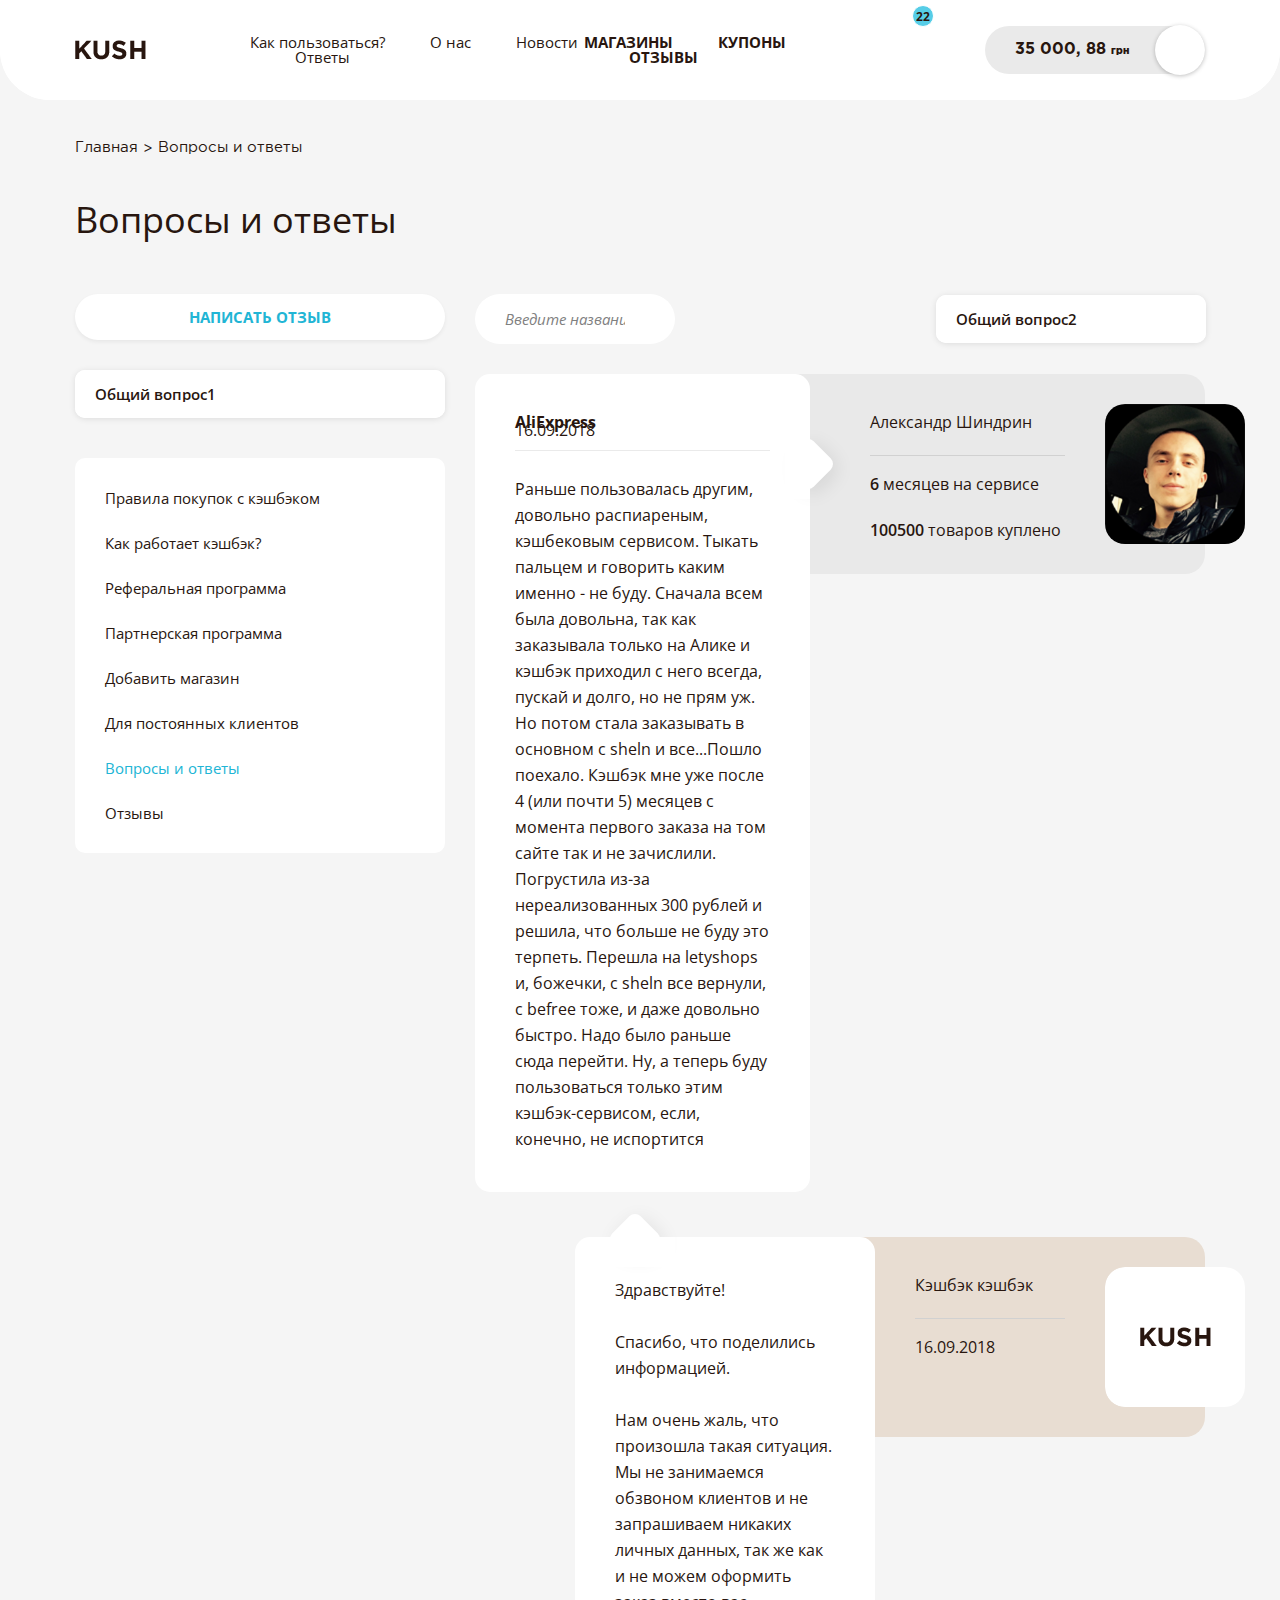
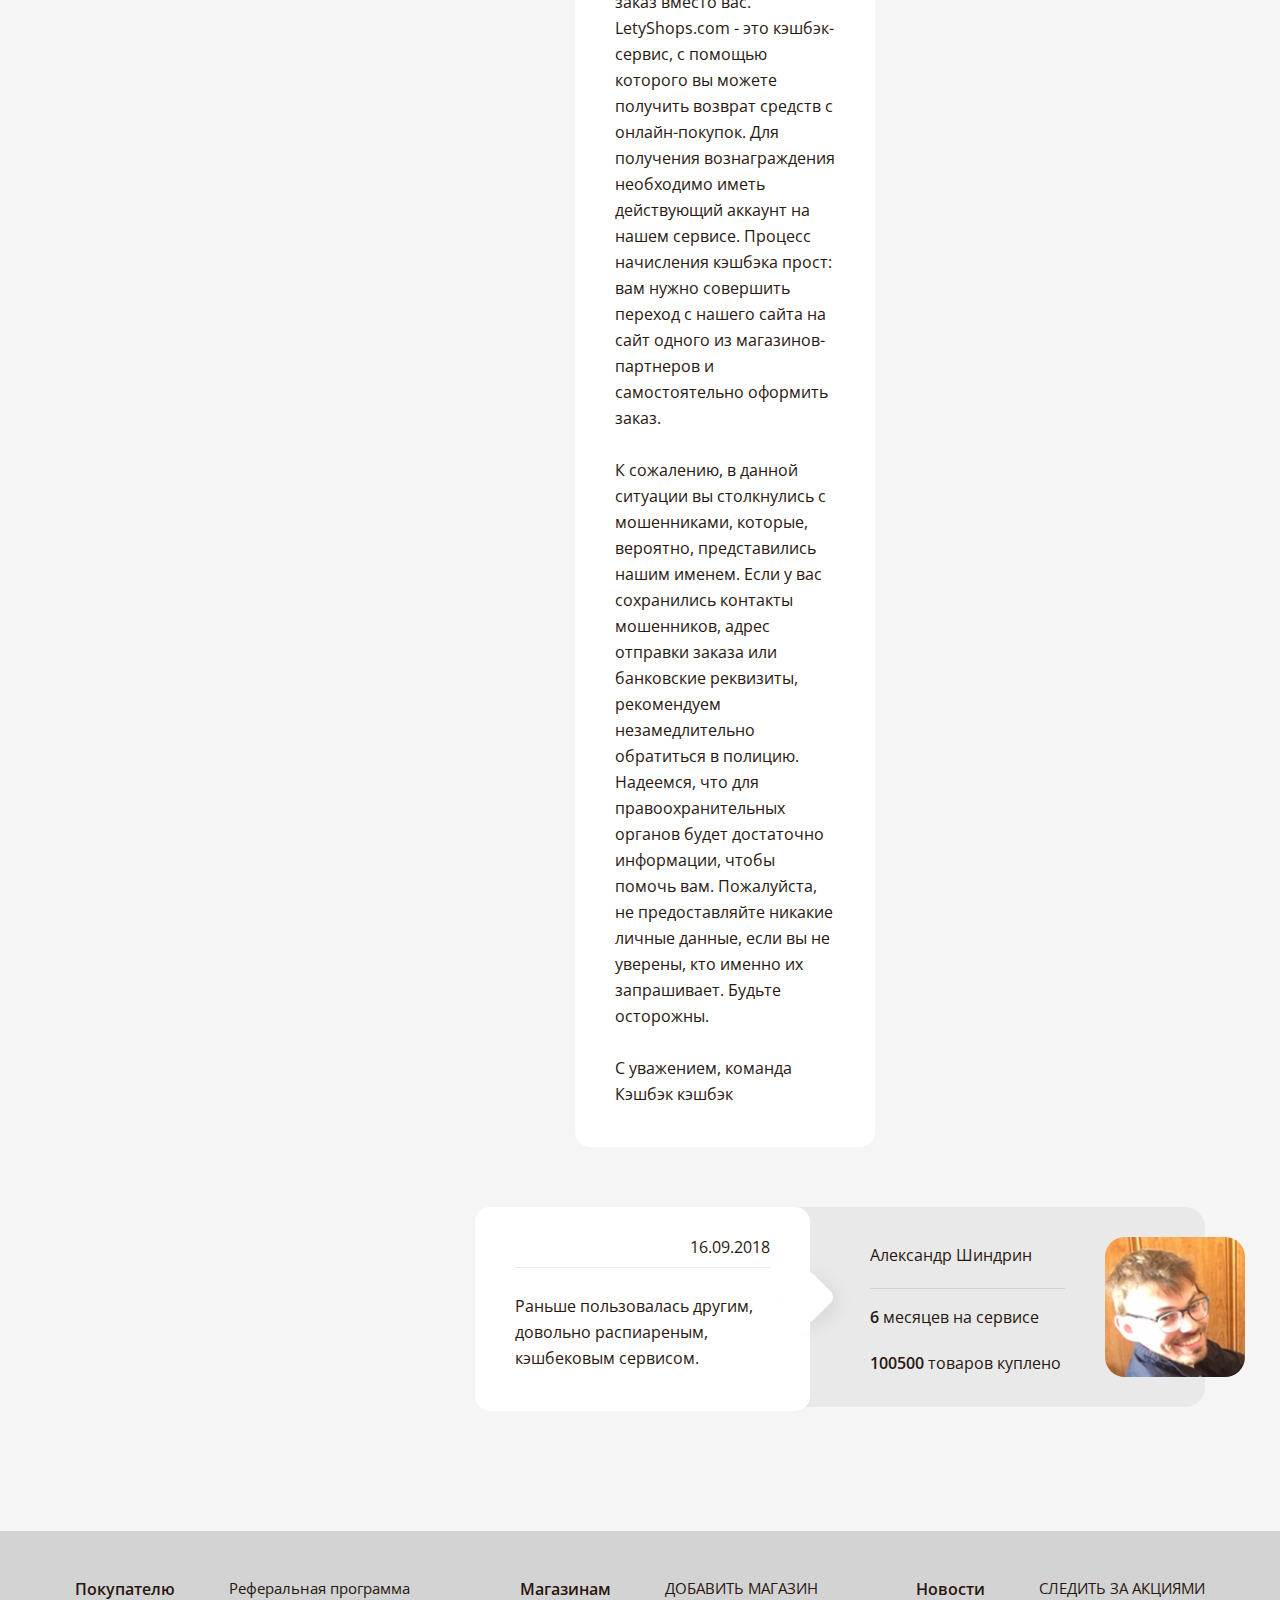
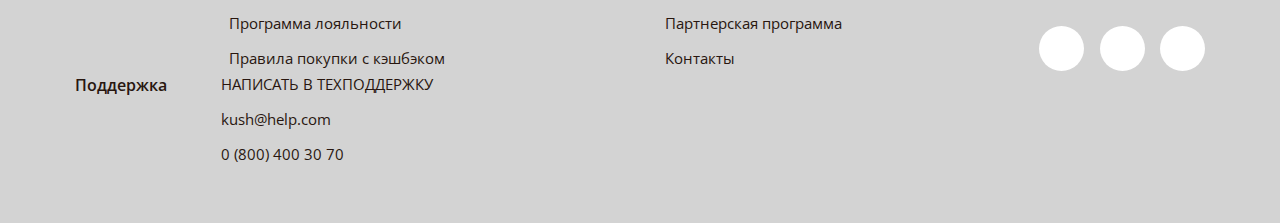
<file: documents/reviews.html>
<!DOCTYPE html>
<html lang="en">
<head>
    <meta charset="UTF-8">
    <meta name="viewport" content="width=device-width" initial-scale="1.0">
    <title>Document</title>
    <!-- <link rel="icon" href="" type="image/png"> -->
    <link rel="stylesheet" href="../css/style.css">
    <link rel="stylesheet" href="../css/page.css">
    <link rel="stylesheet" href="../css/media.css">
    <link rel="stylesheet" href="../css/slick.css">
    <link href="https://fonts.googleapis.com/css?family=Open+Sans:400,400i,600,700" rel="stylesheet">
    <link rel="stylesheet" href="https://use.fontawesome.com/releases/v5.4.1/css/all.css" integrity="sha384-5sAR7xN1Nv6T6+dT2mhtzEpVJvfS3NScPQTrOxhwjIuvcA67KV2R5Jz6kr4abQsz" crossorigin="anonymous">

</head>
<body class="pagename-reviews">
  <header class="header authorized">
    <div class="header-sticky">
      <div class="header-content">
        <div class="header-content__img">
          <a href="../index.html"><img src="../img/logo.png" alt=""></a>
        </div>
        <ul class="list-secondary">
          <li class="header-list-item"><a href="explanations.html">Как пользоваться?</a></li>
          <li class="header-list-item"><a href="#">О нас</a></li>
          <li class="header-list-item"><a href="news.html">Новости</a></li>
          <li class="header-list-item"><a href="questions.html">Ответы</a></li>
        </ul>
        <ul class="list-primary">
          <li class="header-list-item"><a href="#">Магазины</a></li>
          <li class="header-list-item"><a href="#">Купоны</a></li>
          <li class="header-list-item"><a href="reviews.html">Отзывы</a></li>
        </ul>
        <div class="header-content__search">
          <span class="button-hover search-button"><i class="fas fa-search"></i></span>
          <a class="button-hover notifications-button" href="#">
            <span class="num-counter">22</span>
            <i class="far fa-bell"></i>
          </a>
          <a class="button-hover interesting-button" href="#">
            <i class="far fa-heart"></i>
          </a>
        </div>
        <div class="header-content__authorized">
          <span class="account-price"><span class="num">35 000, 88</span> <span class="currensy">грн</span></span>
        <!-- class icon -->  <a href="#" class="account-logo" style="background-image: url('');"><i class="far fa-user"></i></a>
          <div class="authorized-dropdown">
            <div class="authorized-dropdown__wrapper">
              <ul class="authorized-dropdown__list">
                <li class="authorized-dropdown__item"><a href="#">Реферальная сеть</a></li>
                <li class="authorized-dropdown__item"><a href="#">Кэшбэк-ссылка</a></li>
                <li class="authorized-dropdown__item"><a href="#">Кабинет</a></li>
                <li class="authorized-dropdown__item"><a href="#">Покупки</a></li>
                <li class="authorized-dropdown__item"><a href="#">Переходы</a></li>
                <li class="authorized-dropdown__item"><a href="#">Транзакции</a></li>
              </ul>
              <ul class="authorized-dropdown__list">
                <li class="authorized-dropdown__item"><a href="#">Настройки</a></li>
                <li class="authorized-dropdown__item"><a href="#">Помощь</a></li>
              </ul>
              <ul class="authorized-dropdown__list">
                <li class="authorized-dropdown__item"><a href="#">Выйти</a></li>
              </ul>
            </div>
          </div>
        </div>
        <div class="header-content__login">
          <div class="login-holder">
            <a href="authentication.html#login">Войти</a>
            <a href="authentication.html">Зарегистрироваться <i class="far fa-user"></i></a>
          </div>
        </div>
      </div>
    </div>
    <div class="modal-search found"> <!-- found -->
      <div class="wrapper-center">
        <div class="form-holder">
          <form action="" class="modal-form">
            <input type="text" class="modal-form__input" placeholder="Ищите: магазины, товары, купоны, публикации, ответы">
            <span class="input-clear">&times;</span>
          </form>
        </div>
        <div class="found-status">
          <span class="not-found">По вашему запросу ничего не найдено</span>
          <span class="found">Найдено по вашему запросу:</span>
        </div>
        <div class="search-result">
          <div class="search-result__list">
            <ul class="search-list header-search__tabs">
              <li class="search-list__item active" data-quantity="1001" data-target="all">
                <div class="search-list__bg"></div>
                <p>Все (<span>1001</span>)</p></li>
              <li class="search-list__item" data-quantity="1" data-target="shop">
                <div class="search-list__bg"></div>
                <p>Магазинов (<span>1</span>)</p></li>
              <li class="search-list__item" data-quantity="999" data-target="product">
                <div class="search-list__bg"></div>
                <p>Товаров (<span>999</span>)</p></li>
              <li class="search-list__item" data-quantity="99" data-target="coupons">
                <div class="search-list__bg"></div>
                <p>Купонов (<span>99</span>)</p></li>
              <li class="search-list__item" data-quantity="10" data-target="publications">
                <div class="search-list__bg"></div>
                <p>Публикаций (<span>10</span>)</p></li>
              <li class="search-list__item" data-quantity="0" data-target="answers">
                <div class="search-list__bg"></div>
                <p>Ответов (<span>0</span>)</p></li>
            </ul>
            <div class="search-list-background"></div>
          </div>
          <div class="search-result__content js-content__radius">
            <div class="search-tab active" data-target="all">
              <div class="search-card">
                <p class="title">Магазины</p>
                <ul class="search-card__content">
                  <li class="search-card__item active">
                    <div class="search-card__aligner">
                      <div class="like-block">
                        <div class="like-block__button">
                          <i class="far fa-heart"></i>
                        </div>
                        <div class="like-block__img">
                          <img src="../img/lamoda.png" alt="">
                        </div>
                      </div>
                      <div class="search-card__amount hot">
                        <span class="old-amount">до <span>-<span class="value">5,5</span>%</span></span>
                        <span class="current-amount">-<span class="value">5,5</span>%</span>
                      </div>
                      <div class="search-card__link">
                        <a href="#">В магазин</a>
                      </div>
                    </div>
                  </li>
                </ul>
              </div>
              <div class="search-card">
                <p class="title">Купоны</p>
                <ul class="search-card__content">
                  <li class="search-card__item active">
                    <div class="search-card__aligner">
                      <div class="like-block">
                        <div class="like-block__button">
                          <i class="far fa-heart"></i>
                        </div>
                        <div class="like-block__img">
                          <img src="../img/lamoda.png" alt="">
                        </div>
                      </div>
                      <div class="coupon-block">
                        <div class="coupon-block__amount">
                          <div class="coupon-amount">
                            <span class="text"><b>20% </b>скидка на спортивные бренды спортивные бренды</span>
                          </div>
                        </div>
                        <div class="coupon-block__time">
                          <span>Осталось <b class="days">10 <span class="days__text">дней</span></b> (<span>до <span class="month">29.10</span></span>)</span>
                        </div>
                      </div>
                      <div class="promo">
                        <span class="promo__code">Промокод: <b>не нужен</b></span>
                      </div>
                      <div class="search-card__link">
                        <a href="#">Смотреть товары</a>
                      </div>
                    </div>
                  </li>
                  <li class="search-card__item active">
                    <div class="search-card__aligner">
                      <div class="like-block">
                        <div class="like-block__button">
                          <i class="far fa-heart"></i>
                        </div>
                        <div class="like-block__img">
                          <img src="../img/lamoda.png" alt="">
                        </div>
                      </div>
                      <div class="coupon-block">
                        <div class="coupon-block__amount">
                          <div class="coupon-amount">
                            <span class="text"><b>20% </b>скидка на спортивные бренды</span>
                          </div>
                        </div>
                        <div class="coupon-block__time">
                          <span>Осталось <b class="days">10 <span class="days__text">дней</span></b> (<span>до <span class="month">29.10</span></span>)</span>
                        </div>
                      </div>
                      <div class="promo">
                        <span class="promo__code">Промокод: <b>не нужен</b></span>
                      </div>
                      <div class="search-card__link">
                        <a href="#">Смотреть товары</a>
                      </div>
                    </div>
                  </li>
                  <li class="search-card__item active">
                    <div class="search-card__aligner">
                      <div class="like-block">
                        <div class="like-block__button">
                          <i class="far fa-heart"></i>
                        </div>
                        <div class="like-block__img">
                          <img src="../img/lamoda.png" alt="">
                        </div>
                      </div>
                      <div class="coupon-block">
                        <div class="coupon-block__amount">
                          <div class="coupon-amount">
                            <span class="text"><b>20% </b>скидка на спортивные бренды</span>
                          </div>
                        </div>
                        <div class="coupon-block__time">
                          <span>Осталось <b class="days">10 <span class="days__text">дней</span></b> (<span>до <span class="month">29.10</span></span>)</span>
                        </div>
                      </div>
                      <div class="promo">
                        <span class="promo__code">Промокод: <b>не нужен</b></span>
                      </div>
                      <div class="search-card__link">
                        <a href="#">Смотреть товары</a>
                      </div>
                    </div>
                  </li>
                  <li class="search-card__item active">
                    <div class="search-card__aligner">
                      <div class="like-block">
                        <div class="like-block__button">
                          <i class="far fa-heart"></i>
                        </div>
                        <div class="like-block__img">
                          <img src="../img/lamoda.png" alt="">
                        </div>
                      </div>
                      <div class="coupon-block">
                        <div class="coupon-block__amount">
                          <div class="coupon-amount">
                            <span class="text"><b>20% </b>скидка на спортивные бренды</span>
                          </div>
                        </div>
                        <div class="coupon-block__time">
                          <span>Осталось <b class="days">10 <span class="days__text">дней</span></b> (<span>до <span class="month">29.10</span></span>)</span>
                        </div>
                      </div>
                      <div class="promo">
                        <span class="promo__code">Промокод: <b>не нужен</b></span>
                      </div>
                      <div class="search-card__link">
                        <a href="#">Смотреть товары</a>
                      </div>
                    </div>
                  </li>
                </ul>
              </div>
            </div>
            <div class="search-tab" data-target="shop">
              <div class="search-card">
                <ul class="search-card__content">
                  <li class="search-card__item active">
                    <div class="search-card__aligner">
                      <div class="like-block">
                        <div class="like-block__button">
                          <i class="far fa-heart"></i>
                        </div>
                        <div class="like-block__img">
                          <img src="../img/shop2.png" alt="">
                        </div>
                      </div>
                      <div class="search-card__amount hot">
                        <span class="old-amount">до <span>-<span class="value">5,5</span>%</span></span>
                        <span class="current-amount">-<span class="value">5,5</span>%</span>
                      </div>
                      <div class="search-card__link">
                        <a href="#">В магазин</a>
                      </div>
                    </div>
                  </li>
                  <li class="search-card__item active">
                    <div class="search-card__aligner">
                      <div class="like-block">
                        <div class="like-block__button">
                          <i class="far fa-heart"></i>
                        </div>
                        <div class="like-block__img">
                          <img src="../img/lamoda.png" alt="">
                        </div>
                      </div>
                      <div class="coupon-block">
                        <div class="coupon-block__amount">
                          <div class="coupon-amount">
                            <span class="text"><b>20% </b>скидка на спортивные бренды спортивные бренды</span>
                          </div>
                        </div>
                        <div class="coupon-block__time">
                          <span>Осталось <b class="days">10 <span class="days__text">дней</span></b> (<span>до <span class="month">29.10</span></span>)</span>
                        </div>
                      </div>
                      <div class="promo">
                        <span class="promo__code">Промокод: <b>не нужен</b></span>
                      </div>
                      <div class="search-card__link">
                        <a href="#">Смотреть товары</a>
                      </div>
                    </div>
                  </li>
                  <li class="search-card__item active">
                    <div class="search-card__aligner">
                      <div class="like-block">
                        <div class="like-block__button">
                          <i class="far fa-heart"></i>
                        </div>
                        <div class="like-block__img">
                          <img src="../img/lamoda.png" alt="">
                        </div>
                      </div>
                      <div class="coupon-block">
                        <div class="coupon-block__amount">
                          <div class="coupon-amount">
                            <span class="text"><b>20% </b>скидка на спортивные бренды</span>
                          </div>
                        </div>
                        <div class="coupon-block__time">
                          <span>Осталось <b class="days">10 <span class="days__text">дней</span></b> (<span>до <span class="month">29.10</span></span>)</span>
                        </div>
                      </div>
                      <div class="promo">
                        <span class="promo__code">Промокод: <b>не нужен</b></span>
                      </div>
                      <div class="search-card__link">
                        <a href="#">Смотреть товары</a>
                      </div>
                    </div>
                  </li>
                  <li class="search-card__item active">
                    <div class="search-card__aligner">
                      <div class="like-block">
                        <div class="like-block__button">
                          <i class="far fa-heart"></i>
                        </div>
                        <div class="like-block__img">
                          <img src="../img/lamoda.png" alt="">
                        </div>
                      </div>
                      <div class="coupon-block">
                        <div class="coupon-block__amount">
                          <div class="coupon-amount">
                            <span class="text"><b>20% </b>скидка на спортивные бренды</span>
                          </div>
                        </div>
                        <div class="coupon-block__time">
                          <span>Осталось <b class="days">10 <span class="days__text">дней</span></b> (<span>до <span class="month">29.10</span></span>)</span>
                        </div>
                      </div>
                      <div class="promo">
                        <span class="promo__code">Промокод: <b>не нужен</b></span>
                      </div>
                      <div class="search-card__link">
                        <a href="#">Смотреть товары</a>
                      </div>
                    </div>
                  </li>
                  <li class="search-card__item active">
                    <div class="search-card__aligner">
                      <div class="like-block">
                        <div class="like-block__button">
                          <i class="far fa-heart"></i>
                        </div>
                        <div class="like-block__img">
                          <img src="../img/lamoda.png" alt="">
                        </div>
                      </div>
                      <div class="coupon-block">
                        <div class="coupon-block__amount">
                          <div class="coupon-amount">
                            <span class="text"><b>20% </b>скидка на спортивные бренды</span>
                          </div>
                        </div>
                        <div class="coupon-block__time">
                          <span>Осталось <b class="days">10 <span class="days__text">дней</span></b> (<span>до <span class="month">29.10</span></span>)</span>
                        </div>
                      </div>
                      <div class="promo">
                        <span class="promo__code">Промокод: <b>не нужен</b></span>
                      </div>
                      <div class="search-card__link">
                        <a href="#">Смотреть товары</a>
                      </div>
                    </div>
                  </li>
                </ul>
              </div>
            </div>
            <div class="search-tab" data-target="product">
            </div>
            <div class="search-tab" data-target="coupons">
            </div>
            <div class="search-tab" data-target="publications">
            </div>
            <div class="search-tab" data-target="answers">
            </div>
            <div class="show-more">
              <button class="show-more__btn">Показать еще</button>
            </div>
            <div class="loading">
              <i class="fas fa-redo-alt"></i>
            </div>
          </div>
        </div>
      </div>
    </div>
  </header>
  <main class="main">
    <div class="wrapper-center">
      <ul class="breadcrumbs">
        <li class="breadcrumbs__item"><a href="#">Главная</a></li>
        <li class="breadcrumbs__item"><a href="#">Вопросы и ответы</a></li>
      </ul>
      <div class="section-title section-title--text-left">
        <h2 class="section-title__text">Вопросы и ответы</h2>
      </div>
      <div class="reviews">
        <aside class="aside">
          <p class="standart-btn modal-btn">Написать отзыв</p>
          <div class="wrap-drop" id="sort-first">
            <div class="selected-el">
              <span></span>
            </div>
            <ul class="drop">
                <li class="selected"><a>Общий вопрос1</a></li>
                <li><a>Финансовый вопрос</a></li>
                <li><a>Технический вопрос</a></li>
                <li><a>Жалоба</a></li>
            </ul>
          </div>
          <nav class="nav">
            <a class="nav__link" href="#">Правила покупок с кэшбэком</a>
            <a class="nav__link" href="#">Как работает кэшбэк?</a>
            <a class="nav__link" href="#">Реферальная программа</a>
            <a class="nav__link" href="#">Партнерская программа</a>
            <a class="nav__link" href="#">Добавить магазин</a>
            <a class="nav__link" href="#">Для постоянных клиентов</a>
            <a class="nav__link active" href="#">Вопросы и ответы</a>
            <a class="nav__link" href="#">Отзывы</a>
          </nav>
        </aside>
        <div class="reviews-content">
          <div class="news-control">
            <div class="news-control__container">
              <div class="form-wrapper">
                <form class="news-form" action="">
                  <input name='search' class="news-form__input" placeholder="Введите название" type="text">
                  <button class="news-form__submit"><i class="fas fa-search"></i></button>
                </form>
                <div class="form-dropdown">
                  <ul class="form-dropdown__list">
                    <li class="form-dropdown__item">
                      <a class="form-dropdown__link" href="#">
                        <div class="form-dropdown__aligner">
                          <div class="form-dropdown__card">
                            <div class="form-img__block">
                              <div class="img-aligner">
                                <img src="../img/rezetka.png" alt="">
                              </div>
                            </div>
                            <span class="title">Rozetka</span>
                          </div>
                          <span class="form-dropdown__amount hot">до <span class="amount">7.7</span>%</span>
                        </div>
                      </a>
                    </li>
                    <li class="form-dropdown__item">
                      <a class="form-dropdown__link" href="#">
                        <div class="form-dropdown__aligner">
                          <div class="form-dropdown__card">
                            <div class="form-img__block">
                              <div class="img-aligner">
                                <img src="../img/yves.png" alt="">
                              </div>
                            </div>
                            <span class="title">Yves Rocher</span>
                          </div>
                          <span class="form-dropdown__amount">до <span class="amount">7.7</span>%</span>
                        </div>
                      </a>
                    </li>
                    <li class="form-dropdown__item">
                      <a class="form-dropdown__link" href="#">
                        <div class="form-dropdown__aligner">
                          <div class="form-dropdown__card">
                            <div class="form-img__block">
                              <div class="img-aligner">
                                <img src="../img/roslunka.png" alt="">
                              </div>
                            </div>
                            <span class="title">Рослинка</span>
                          </div>
                          <span class="form-dropdown__amount hot">до <span class="amount">7.7</span>%</span>
                        </div>
                      </a>
                    </li>
                  </ul>
                </div>
              </div>
            </div>
            <div class="wrap-drop" id="sort-scnd">
              <div class="selected-el"><span></span></div>
              <ul class="drop">
                  <li class="selected"><a>Общий вопрос2</a></li>
                  <li><a>Финансовый вопрос</a></li>
                  <li><a>Технический вопрос</a></li>
                  <li><a>Жалоба</a></li>
              </ul>
            </div>
          </div>
          <div class="reviews-content__list">
            <div class="reviews-card">
              <div class="reviews-card__block pointer">
                <div class="reviews-card__info">
                  <div class="reviews-card__left">
                    <span class="store-name">AliExpress</span>
                    <div class="rating-list js-rating-static" data-rating='88'>
                      <div class="rating-list__block rating-list__stars">
                        <i class="far fa-star"></i>
                        <i class="far fa-star"></i>
                        <i class="far fa-star"></i>
                        <i class="far fa-star"></i>
                        <i class="far fa-star"></i>
                      </div>
                      <div class="rating-list__block rating-list__clip">
                        <i class="far fa-star"></i>
                        <i class="far fa-star"></i>
                        <i class="far fa-star"></i>
                        <i class="far fa-star"></i>
                        <i class="far fa-star"></i>
                      </div>
                    </div>
                  </div>
                  <p class="writing-date">16.09.2018</p>
                </div>
                <p class="text">
                  Раньше пользовалась другим, довольно распиареным, кэшбековым сервисом. Тыкать пальцем и говорить каким именно - не буду. Сначала всем была довольна, так как заказывала только на Алике и кэшбэк приходил с него всегда, пускай и долго, но не прям уж. Но потом стала заказывать в основном с sheln и все...Пошло поехало. Кэшбэк мне уже после 4 (или почти 5) месяцев с момента первого заказа на том сайте так и не зачислили. Погрустила из-за нереализованных 300 рублей и решила, что больше не буду это терпеть. Перешла на letyshops и, божечки, с sheln все вернули, с befree тоже, и даже довольно быстро. Надо было раньше сюда перейти. Ну, а теперь буду пользоваться только этим кэшбэк-сервисом, если, конечно, не испортится
                </p>
              </div>
              <div class="reviewer">
                <div class="reviewer-info">
                  <p class="name">Александр Шиндрин</p>
                  <div class="reviewer-info__content">
                    <p class="time"><b class="time__num">6</b> <span class="time__mounts">месяцев</span> на сервисе</p>
                    <p class="quantity"><b>100500</b> товаров куплено</p>
                  </div>
                </div>
                <div class="reviewer__img" style="background-image: url('../img/reviewer-1.png');"></div>
              </div>
            </div>
            <div class="reviews-card answer">
              <div class="reviews-card__block pointer">
                <p class="text">Здравствуйте!

                  Спасибо, что поделились информацией.

                  Нам очень жаль, что произошла такая ситуация. Мы не занимаемся обзвоном клиентов и не запрашиваем никаких личных данных, так же как и не можем оформить заказ вместо вас. LetyShops.com - это кэшбэк-сервис, с помощью которого вы можете получить возврат средств с онлайн-покупок. Для получения вознаграждения необходимо иметь действующий аккаунт на нашем сервисе. Процесс начисления кэшбэка прост: вам нужно совершить переход с нашего сайта на сайт одного из магазинов-партнеров и самостоятельно оформить заказ.

                  К сожалению, в данной ситуации вы столкнулись с мошенниками, которые, вероятно, представились нашим именем. Если у вас сохранились контакты мошенников, адрес отправки заказа или банковские реквизиты, рекомендуем незамедлительно обратиться в полицию. Надеемся, что для правоохранительных органов будет достаточно информации, чтобы помочь вам. Пожалуйста, не предоставляйте никакие личные данные, если вы не уверены, кто именно их запрашивает. Будьте осторожны.

                  С уважением, команда Кэшбэк кэшбэк
                </p>
              </div>
              <div class="reviewer">
                <div class="reviewer-info">
                  <p class="name">Кэшбэк кэшбэк</p>
                  <div class="reviewer-info__content">
                    <p class="writing-date">16.09.2018</p>
                  </div>
                </div>
                <div class="reviewer__img" style="background-image: url('../img/answer.png');"></div>
              </div>
            </div>
            <div class="reviews-card">
              <div class="reviews-card__block pointer">
                <div class="reviews-card__info">
                  <div class="reviews-card__left">
                    <div class="rating-list js-rating-static" data-rating='47'>
                      <div class="rating-list__block rating-list__stars">
                        <i class="far fa-star"></i>
                        <i class="far fa-star"></i>
                        <i class="far fa-star"></i>
                        <i class="far fa-star"></i>
                        <i class="far fa-star"></i>
                      </div>
                      <div class="rating-list__block rating-list__clip">
                        <i class="far fa-star"></i>
                        <i class="far fa-star"></i>
                        <i class="far fa-star"></i>
                        <i class="far fa-star"></i>
                        <i class="far fa-star"></i>
                      </div>
                    </div>
                  </div>
                  <p class="writing-date">16.09.2018</p>
                </div>
                <p class="text">
                  Раньше пользовалась другим, довольно распиареным, кэшбековым сервисом.
                </p>
              </div>
              <div class="reviewer">
                <div class="reviewer-info">
                  <p class="name">Александр Шиндрин</p>
                  <div class="reviewer-info__content">
                    <p class="time"><b class="time__num">6</b> <span class="time__mounts">месяцев</span> на сервисе</p>
                    <p class="quantity"><b>100500</b> товаров куплено</p>
                  </div>
                </div>
                <div class="reviewer__img" style="background-image: url('../img/reviewer-2.png');"></div>
              </div>
            </div>
          </div>
        </div>
      </div>
    </div>
  </main>
  <footer class="footer">
    <div class="modal-block modal-review">
      <form action="" class="review-form">
        <h6 class="title">Написать отзыв о сервисе<span class="modal-close">&times;</span></h6>
        <div class="review-form__spacer">
          <div class="review-form__block">
            <label class="changer" for="changer">
              <input name="changer" id="changer" type="checkbox">
              <span class="changer__bg"></span>
              <div class="changer__content">
                <span><q data-name="Kush">Kush</q></span>
                <span><q data-name="Магазин">Магазин</q></span>
              </div>
            </label>
            <input type="hidden" name="hidden-input" id="hidden-input">
            <div class="wrap-drop" id="sort-first">
              <div class="selected-el">
                <span></span>
              </div>
              <ul class="drop">
                  <li class="selected"><a>Общий вопрос1</a></li>
                  <li data-value='finansoviy-vopros'><a>Финансовый вопрос</a></li>
                  <li data-value='tehnicheskiy-vopros'><a>Технический вопрос</a></li>
                  <li data-value='jaloba'><a>Жалоба</a></li>
              </ul>
            </div>
          </div>
          <div class="user-select__rating">
            <span class="title">Оцените:</span>
            <div class="rating-list js-rating-hover" data-rating='0'>
              <div class="rating-list__block rating-list__stars">
                <i class="far fa-star"></i>
                <i class="far fa-star"></i>
                <i class="far fa-star"></i>
                <i class="far fa-star"></i>
                <i class="far fa-star"></i>
              </div>
              <div class="rating-list__block rating-list__clip">
                <i class="far fa-star"></i>
                <i class="far fa-star"></i>
                <i class="far fa-star"></i>
                <i class="far fa-star"></i>
                <i class="far fa-star"></i>
              </div>
            </div>
          </div>
        </div>
        <textarea name="" placeholder="Введите текст..." id=""></textarea>
        <button class="standart-btn">Опубликовать</button>
      </form>
    </div>
    <div class="wrapper-center">
      <div class="footer-content">
        <span class="title">Покупателю</span>
        <ul class="footer-content__list">
          <li class="footer-content__item"><a href="#">Реферальная программа</a></li>
          <li class="footer-content__item"><a href="#">Программа лояльности</a></li>
          <li class="footer-content__item"><a href="#">Правила покупки с кэшбэком</a></li>
        </ul>
      </div>
      <div class="footer-content">
        <span class="title">Магазинам</span>
        <ul class="footer-content__list">
          <li class="footer-content__item item--uppercase"><a href="#">Добавить магазин</a></li>
          <li class="footer-content__item"><a href="#">Партнерская программа</a></li>
          <li class="footer-content__item"><a href="#">Контакты</a></li>
        </ul>
      </div>
      <div class="footer-content">
        <span class="title">Новости</span>
        <ul class="footer-content__list">
          <li class="footer-content__item item--uppercase">Следить за акциями</li>
          <li class="footer-content__item">
            <ul class="social-list">
              <li class="social-list__item"><a href="#"><i class="fab fa-facebook-f"></i></a></li>
              <li class="social-list__item"><a href="#"><i class="fab fa-instagram"></i></a></li>
              <li class="social-list__item"><a href="#"><i class="fab fa-youtube"></i></a></li>
            </ul>
          </li>
        </ul>
      </div>
      <div class="footer-content">
        <span class="title">Поддержка</span>
        <ul class="footer-content__list">
          <li class="footer-content__item item--uppercase"><a href="#">Написать в техподдержку</a></li>
          <li class="footer-content__item"><a href="mailto:#">kush@help.com</a></li>
          <li class="footer-content__item"><a href="tel:#">0 (800) 400 30 70 </a></li>
        </ul>
      </div>
    </div>
  </footer>

  <script src="../js/jquery-3.2.1.min.js"></script>
  <script src="../js/slick.min.js"></script>
  <script src="../js/script.js"></script>

</body>
</html>
</file>
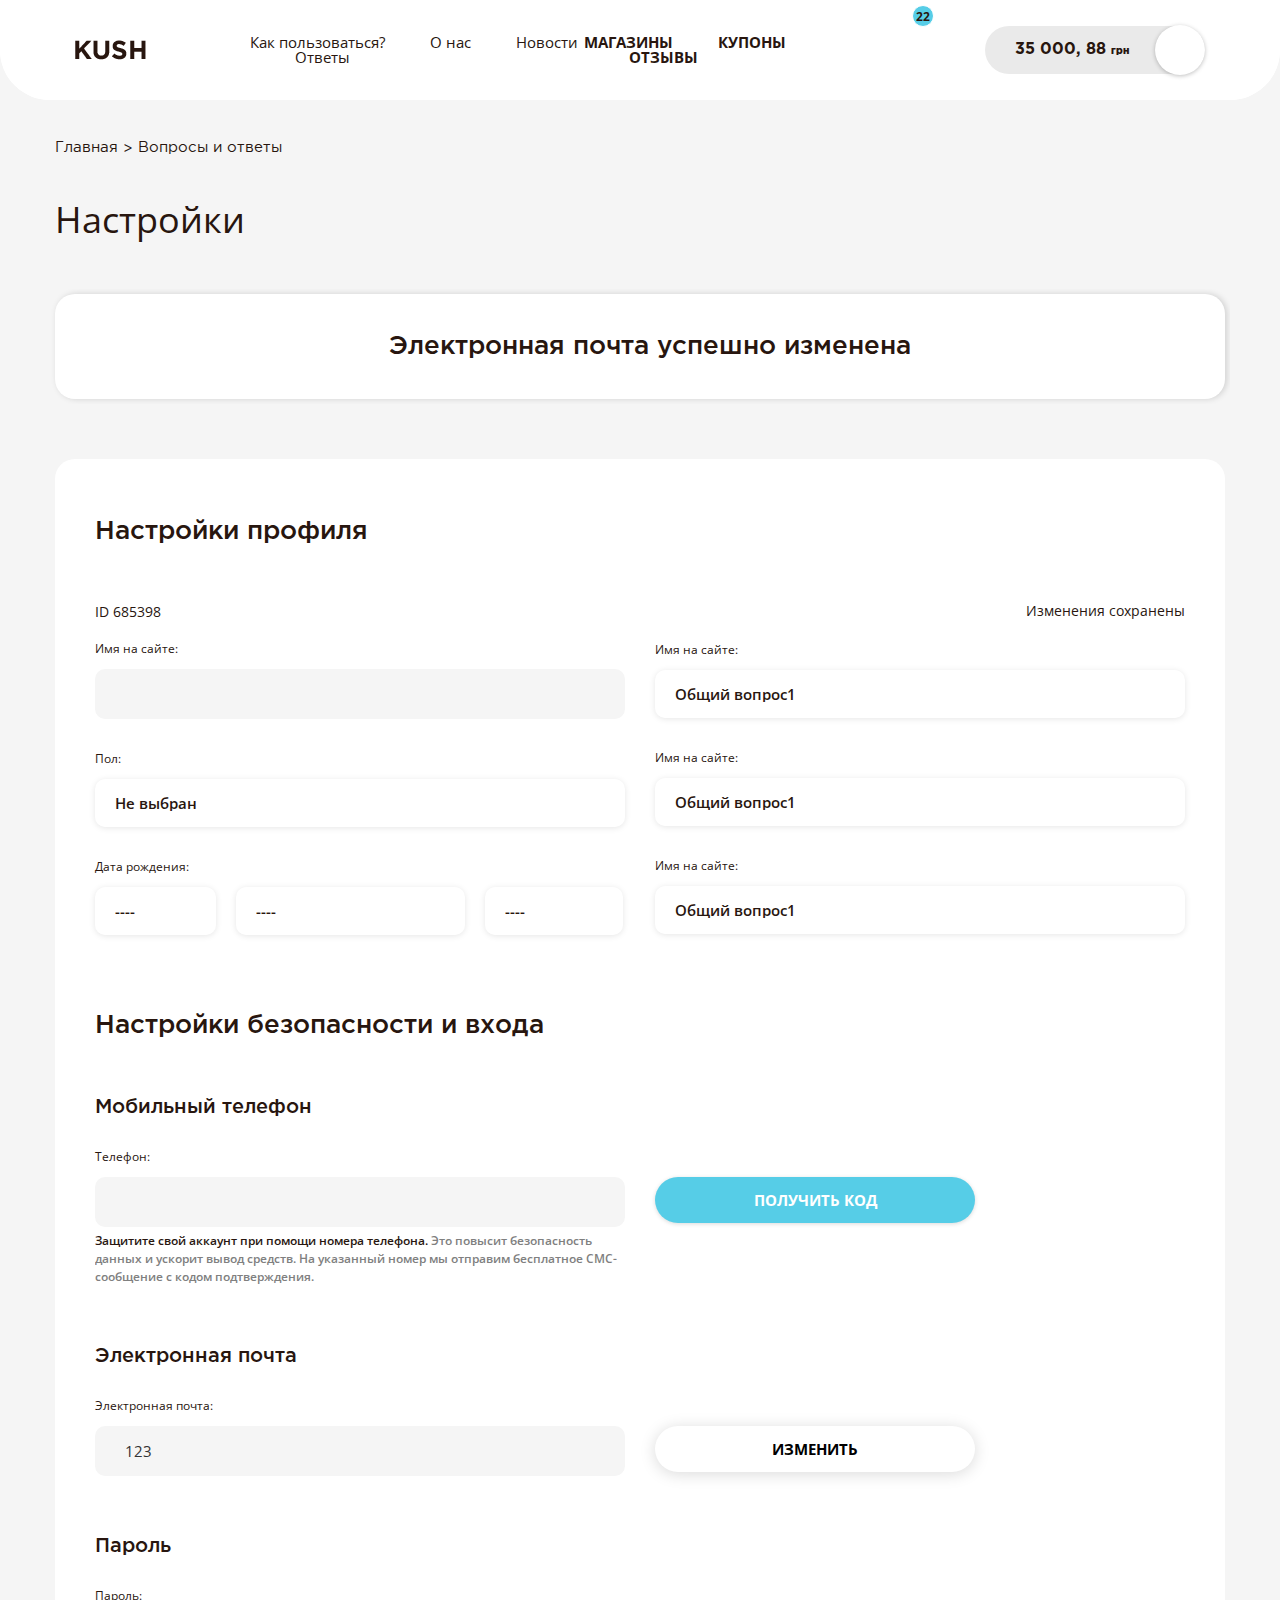
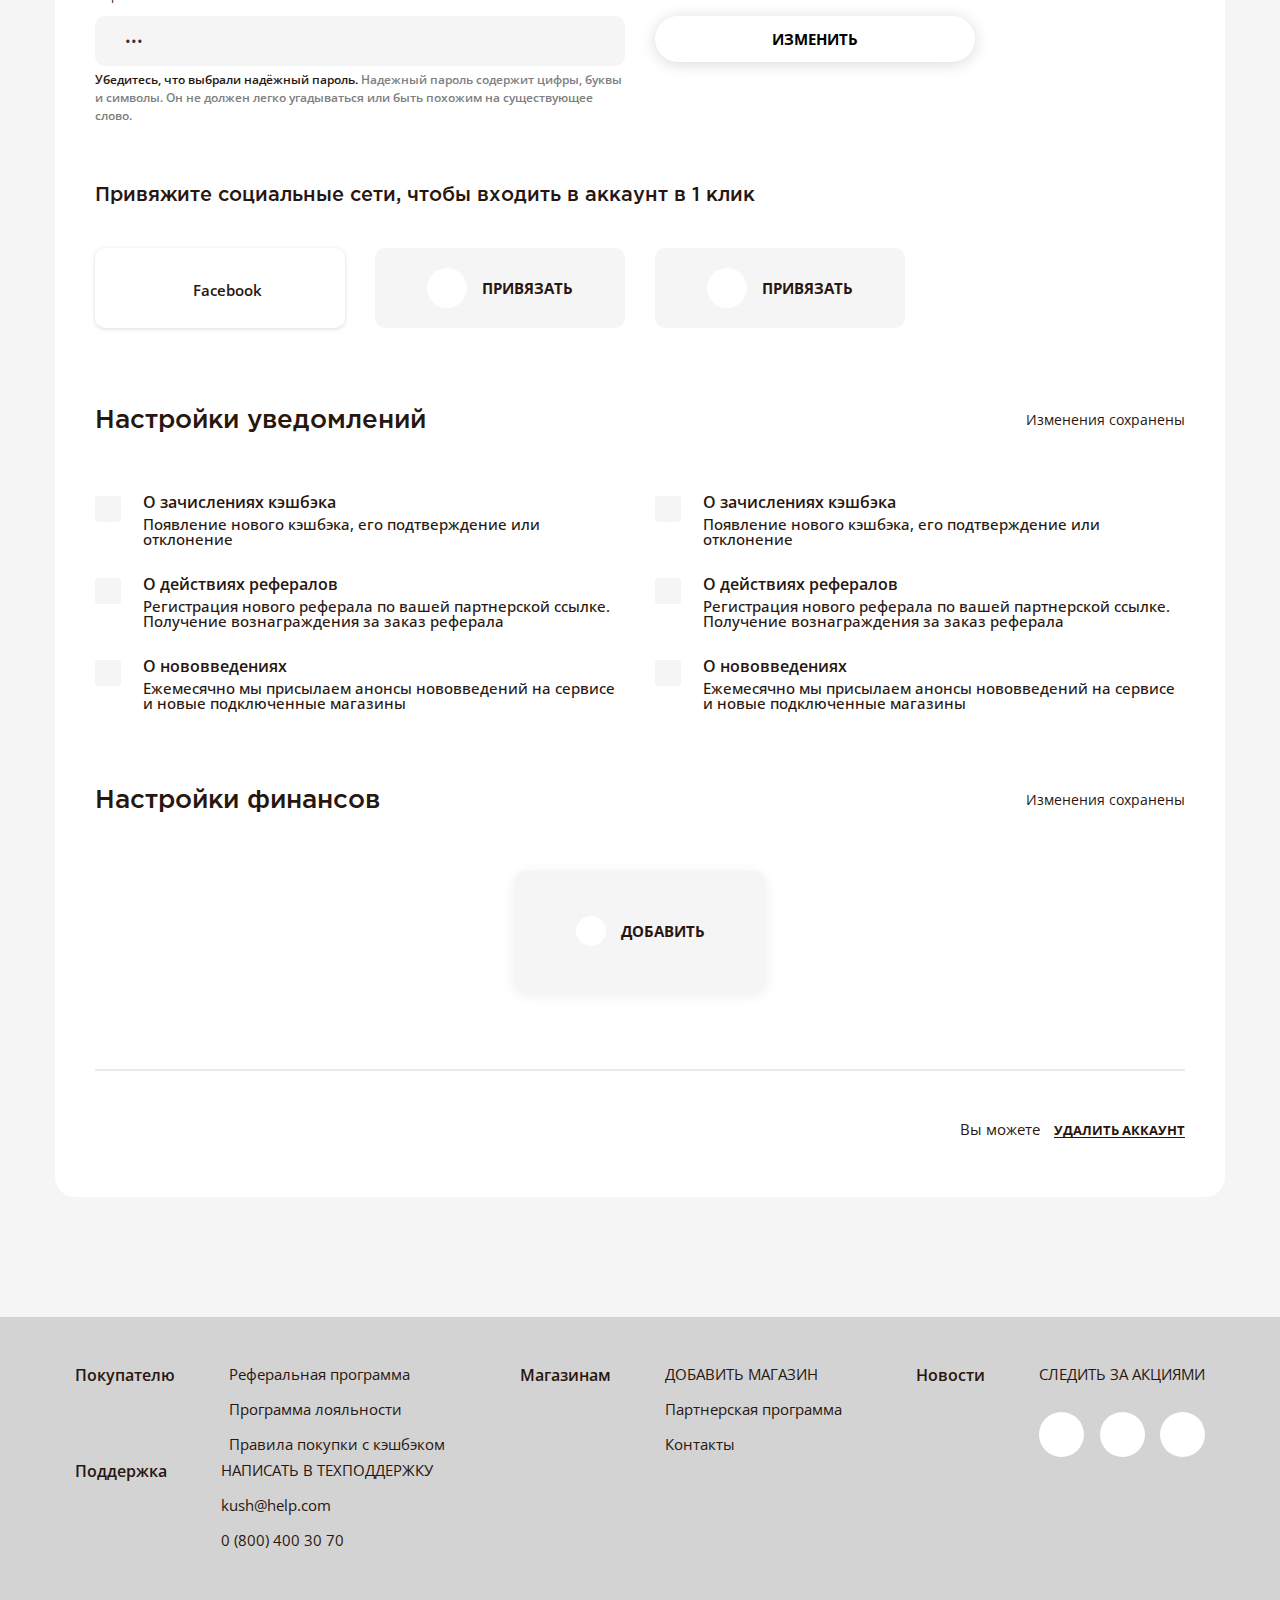
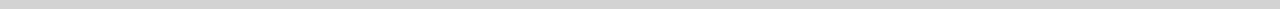
<file: documents/settings.html>
<!DOCTYPE html>
<html lang="en">
<head>
    <meta charset="UTF-8">
    <meta name="viewport" content="width=device-width" initial-scale="1.0">
    <title>Document</title>
    <!-- <link rel="icon" href="" type="image/png"> -->
    <link rel="stylesheet" href="../css/style.css">
    <link rel="stylesheet" href="../css/page.css">
    <link rel="stylesheet" href="../css/media.css">
    <link rel="stylesheet" href="../css/slick.css">
    <link href="https://fonts.googleapis.com/css?family=Open+Sans:400,400i,600,700" rel="stylesheet">
    <link rel="stylesheet" href="https://use.fontawesome.com/releases/v5.4.1/css/all.css" integrity="sha384-5sAR7xN1Nv6T6+dT2mhtzEpVJvfS3NScPQTrOxhwjIuvcA67KV2R5Jz6kr4abQsz" crossorigin="anonymous">

</head>
<body class="pagename-settings">
  <header class="header authorized">
    <div class="header-sticky">
      <div class="header-content">
        <div class="header-content__img">
          <a href="../index.html"><img src="../img/logo.png" alt=""></a>
        </div>
        <ul class="list-secondary">
          <li class="header-list-item"><a href="explanations.html">Как пользоваться?</a></li>
          <li class="header-list-item"><a href="#">О нас</a></li>
          <li class="header-list-item"><a href="news.html">Новости</a></li>
          <li class="header-list-item"><a href="questions.html">Ответы</a></li>
        </ul>
        <ul class="list-primary">
          <li class="header-list-item"><a href="#">Магазины</a></li>
          <li class="header-list-item"><a href="#">Купоны</a></li>
          <li class="header-list-item"><a href="reviews.html">Отзывы</a></li>
        </ul>
        <div class="header-content__search">
          <span class="button-hover search-button"><i class="fas fa-search"></i></span>
          <a class="button-hover notifications-button" href="#">
            <span class="num-counter">22</span>
            <i class="far fa-bell"></i>
          </a>
          <a class="button-hover interesting-button" href="#">
            <i class="far fa-heart"></i>
          </a>
        </div>
        <div class="header-content__authorized">
          <span class="account-price"><span class="num">35 000, 88</span> <span class="currensy">грн</span></span>
        <!-- class icon -->  <a href="#" class="account-logo" style="background-image: url('');"><i class="far fa-user"></i></a>
          <div class="authorized-dropdown">
            <div class="authorized-dropdown__wrapper">
              <ul class="authorized-dropdown__list">
                <li class="authorized-dropdown__item"><a href="#">Реферальная сеть</a></li>
                <li class="authorized-dropdown__item"><a href="#">Кэшбэк-ссылка</a></li>
                <li class="authorized-dropdown__item"><a href="#">Кабинет</a></li>
                <li class="authorized-dropdown__item"><a href="#">Покупки</a></li>
                <li class="authorized-dropdown__item"><a href="#">Переходы</a></li>
                <li class="authorized-dropdown__item"><a href="#">Транзакции</a></li>
              </ul>
              <ul class="authorized-dropdown__list">
                <li class="authorized-dropdown__item"><a href="#">Настройки</a></li>
                <li class="authorized-dropdown__item"><a href="#">Помощь</a></li>
              </ul>
              <ul class="authorized-dropdown__list">
                <li class="authorized-dropdown__item"><a href="#">Выйти</a></li>
              </ul>
            </div>
          </div>
        </div>
        <div class="header-content__login">
          <div class="login-holder">
            <a href="authentication.html#login">Войти</a>
            <a href="authentication.html">Зарегистрироваться <i class="far fa-user"></i></a>
          </div>
        </div>
      </div>
    </div>
    <div class="modal-search found"> <!-- found -->
      <div class="wrapper-center">
        <div class="form-holder">
          <form action="" class="modal-form">
            <input type="text" class="modal-form__input" placeholder="Ищите: магазины, товары, купоны, публикации, ответы">
            <span class="input-clear">&times;</span>
          </form>
        </div>
        <div class="found-status">
          <span class="not-found">По вашему запросу ничего не найдено</span>
          <span class="found">Найдено по вашему запросу:</span>
        </div>
        <div class="search-result">
          <div class="search-result__list">
            <ul class="search-list header-search__tabs">
              <li class="search-list__item active" data-quantity="1001" data-target="all">
                <div class="search-list__bg"></div>
                <p>Все (<span>1001</span>)</p></li>
              <li class="search-list__item" data-quantity="1" data-target="shop">
                <div class="search-list__bg"></div>
                <p>Магазинов (<span>1</span>)</p></li>
              <li class="search-list__item" data-quantity="999" data-target="product">
                <div class="search-list__bg"></div>
                <p>Товаров (<span>999</span>)</p></li>
              <li class="search-list__item" data-quantity="99" data-target="coupons">
                <div class="search-list__bg"></div>
                <p>Купонов (<span>99</span>)</p></li>
              <li class="search-list__item" data-quantity="10" data-target="publications">
                <div class="search-list__bg"></div>
                <p>Публикаций (<span>10</span>)</p></li>
              <li class="search-list__item" data-quantity="0" data-target="answers">
                <div class="search-list__bg"></div>
                <p>Ответов (<span>0</span>)</p></li>
            </ul>
            <div class="search-list-background"></div>
          </div>
          <div class="search-result__content js-content__radius">
            <div class="search-tab active" data-target="all">
              <div class="search-card">
                <p class="title">Магазины</p>
                <ul class="search-card__content">
                  <li class="search-card__item active">
                    <div class="search-card__aligner">
                      <div class="like-block">
                        <div class="like-block__button">
                          <i class="far fa-heart"></i>
                        </div>
                        <div class="like-block__img">
                          <img src="../img/lamoda.png" alt="">
                        </div>
                      </div>
                      <div class="search-card__amount hot">
                        <span class="old-amount">до <span>-<span class="value">5,5</span>%</span></span>
                        <span class="current-amount">-<span class="value">5,5</span>%</span>
                      </div>
                      <div class="search-card__link">
                        <a href="#">В магазин</a>
                      </div>
                    </div>
                  </li>
                </ul>
              </div>
              <div class="search-card">
                <p class="title">Купоны</p>
                <ul class="search-card__content">
                  <li class="search-card__item active">
                    <div class="search-card__aligner">
                      <div class="like-block">
                        <div class="like-block__button">
                          <i class="far fa-heart"></i>
                        </div>
                        <div class="like-block__img">
                          <img src="../img/lamoda.png" alt="">
                        </div>
                      </div>
                      <div class="coupon-block">
                        <div class="coupon-block__amount">
                          <div class="coupon-amount">
                            <span class="text"><b>20% </b>скидка на спортивные бренды спортивные бренды</span>
                          </div>
                        </div>
                        <div class="coupon-block__time">
                          <span>Осталось <b class="days">10 <span class="days__text">дней</span></b> (<span>до <span class="month">29.10</span></span>)</span>
                        </div>
                      </div>
                      <div class="promo">
                        <span class="promo__code">Промокод: <b>не нужен</b></span>
                      </div>
                      <div class="search-card__link">
                        <a href="#">Смотреть товары</a>
                      </div>
                    </div>
                  </li>
                  <li class="search-card__item active">
                    <div class="search-card__aligner">
                      <div class="like-block">
                        <div class="like-block__button">
                          <i class="far fa-heart"></i>
                        </div>
                        <div class="like-block__img">
                          <img src="../img/lamoda.png" alt="">
                        </div>
                      </div>
                      <div class="coupon-block">
                        <div class="coupon-block__amount">
                          <div class="coupon-amount">
                            <span class="text"><b>20% </b>скидка на спортивные бренды</span>
                          </div>
                        </div>
                        <div class="coupon-block__time">
                          <span>Осталось <b class="days">10 <span class="days__text">дней</span></b> (<span>до <span class="month">29.10</span></span>)</span>
                        </div>
                      </div>
                      <div class="promo">
                        <span class="promo__code">Промокод: <b>не нужен</b></span>
                      </div>
                      <div class="search-card__link">
                        <a href="#">Смотреть товары</a>
                      </div>
                    </div>
                  </li>
                  <li class="search-card__item active">
                    <div class="search-card__aligner">
                      <div class="like-block">
                        <div class="like-block__button">
                          <i class="far fa-heart"></i>
                        </div>
                        <div class="like-block__img">
                          <img src="../img/lamoda.png" alt="">
                        </div>
                      </div>
                      <div class="coupon-block">
                        <div class="coupon-block__amount">
                          <div class="coupon-amount">
                            <span class="text"><b>20% </b>скидка на спортивные бренды</span>
                          </div>
                        </div>
                        <div class="coupon-block__time">
                          <span>Осталось <b class="days">10 <span class="days__text">дней</span></b> (<span>до <span class="month">29.10</span></span>)</span>
                        </div>
                      </div>
                      <div class="promo">
                        <span class="promo__code">Промокод: <b>не нужен</b></span>
                      </div>
                      <div class="search-card__link">
                        <a href="#">Смотреть товары</a>
                      </div>
                    </div>
                  </li>
                  <li class="search-card__item active">
                    <div class="search-card__aligner">
                      <div class="like-block">
                        <div class="like-block__button">
                          <i class="far fa-heart"></i>
                        </div>
                        <div class="like-block__img">
                          <img src="../img/lamoda.png" alt="">
                        </div>
                      </div>
                      <div class="coupon-block">
                        <div class="coupon-block__amount">
                          <div class="coupon-amount">
                            <span class="text"><b>20% </b>скидка на спортивные бренды</span>
                          </div>
                        </div>
                        <div class="coupon-block__time">
                          <span>Осталось <b class="days">10 <span class="days__text">дней</span></b> (<span>до <span class="month">29.10</span></span>)</span>
                        </div>
                      </div>
                      <div class="promo">
                        <span class="promo__code">Промокод: <b>не нужен</b></span>
                      </div>
                      <div class="search-card__link">
                        <a href="#">Смотреть товары</a>
                      </div>
                    </div>
                  </li>
                </ul>
              </div>
            </div>
            <div class="search-tab" data-target="shop">
              <div class="search-card">
                <ul class="search-card__content">
                  <li class="search-card__item active">
                    <div class="search-card__aligner">
                      <div class="like-block">
                        <div class="like-block__button">
                          <i class="far fa-heart"></i>
                        </div>
                        <div class="like-block__img">
                          <img src="../img/shop2.png" alt="">
                        </div>
                      </div>
                      <div class="search-card__amount hot">
                        <span class="old-amount">до <span>-<span class="value">5,5</span>%</span></span>
                        <span class="current-amount">-<span class="value">5,5</span>%</span>
                      </div>
                      <div class="search-card__link">
                        <a href="#">В магазин</a>
                      </div>
                    </div>
                  </li>
                  <li class="search-card__item active">
                    <div class="search-card__aligner">
                      <div class="like-block">
                        <div class="like-block__button">
                          <i class="far fa-heart"></i>
                        </div>
                        <div class="like-block__img">
                          <img src="../img/lamoda.png" alt="">
                        </div>
                      </div>
                      <div class="coupon-block">
                        <div class="coupon-block__amount">
                          <div class="coupon-amount">
                            <span class="text"><b>20% </b>скидка на спортивные бренды спортивные бренды</span>
                          </div>
                        </div>
                        <div class="coupon-block__time">
                          <span>Осталось <b class="days">10 <span class="days__text">дней</span></b> (<span>до <span class="month">29.10</span></span>)</span>
                        </div>
                      </div>
                      <div class="promo">
                        <span class="promo__code">Промокод: <b>не нужен</b></span>
                      </div>
                      <div class="search-card__link">
                        <a href="#">Смотреть товары</a>
                      </div>
                    </div>
                  </li>
                  <li class="search-card__item active">
                    <div class="search-card__aligner">
                      <div class="like-block">
                        <div class="like-block__button">
                          <i class="far fa-heart"></i>
                        </div>
                        <div class="like-block__img">
                          <img src="../img/lamoda.png" alt="">
                        </div>
                      </div>
                      <div class="coupon-block">
                        <div class="coupon-block__amount">
                          <div class="coupon-amount">
                            <span class="text"><b>20% </b>скидка на спортивные бренды</span>
                          </div>
                        </div>
                        <div class="coupon-block__time">
                          <span>Осталось <b class="days">10 <span class="days__text">дней</span></b> (<span>до <span class="month">29.10</span></span>)</span>
                        </div>
                      </div>
                      <div class="promo">
                        <span class="promo__code">Промокод: <b>не нужен</b></span>
                      </div>
                      <div class="search-card__link">
                        <a href="#">Смотреть товары</a>
                      </div>
                    </div>
                  </li>
                  <li class="search-card__item active">
                    <div class="search-card__aligner">
                      <div class="like-block">
                        <div class="like-block__button">
                          <i class="far fa-heart"></i>
                        </div>
                        <div class="like-block__img">
                          <img src="../img/lamoda.png" alt="">
                        </div>
                      </div>
                      <div class="coupon-block">
                        <div class="coupon-block__amount">
                          <div class="coupon-amount">
                            <span class="text"><b>20% </b>скидка на спортивные бренды</span>
                          </div>
                        </div>
                        <div class="coupon-block__time">
                          <span>Осталось <b class="days">10 <span class="days__text">дней</span></b> (<span>до <span class="month">29.10</span></span>)</span>
                        </div>
                      </div>
                      <div class="promo">
                        <span class="promo__code">Промокод: <b>не нужен</b></span>
                      </div>
                      <div class="search-card__link">
                        <a href="#">Смотреть товары</a>
                      </div>
                    </div>
                  </li>
                  <li class="search-card__item active">
                    <div class="search-card__aligner">
                      <div class="like-block">
                        <div class="like-block__button">
                          <i class="far fa-heart"></i>
                        </div>
                        <div class="like-block__img">
                          <img src="../img/lamoda.png" alt="">
                        </div>
                      </div>
                      <div class="coupon-block">
                        <div class="coupon-block__amount">
                          <div class="coupon-amount">
                            <span class="text"><b>20% </b>скидка на спортивные бренды</span>
                          </div>
                        </div>
                        <div class="coupon-block__time">
                          <span>Осталось <b class="days">10 <span class="days__text">дней</span></b> (<span>до <span class="month">29.10</span></span>)</span>
                        </div>
                      </div>
                      <div class="promo">
                        <span class="promo__code">Промокод: <b>не нужен</b></span>
                      </div>
                      <div class="search-card__link">
                        <a href="#">Смотреть товары</a>
                      </div>
                    </div>
                  </li>
                </ul>
              </div>
            </div>
            <div class="search-tab" data-target="product">
            </div>
            <div class="search-tab" data-target="coupons">
            </div>
            <div class="search-tab" data-target="publications">
            </div>
            <div class="search-tab" data-target="answers">
            </div>
            <div class="show-more">
              <button class="show-more__btn">Показать еще</button>
            </div>
            <div class="loading">
              <i class="fas fa-redo-alt"></i>
            </div>
          </div>
        </div>
      </div>
    </div>
  </header>
  <main class="main">
    <div class="wrapper">
      <ul class="breadcrumbs">
        <li class="breadcrumbs__item"><a href="#">Главная</a></li>
        <li class="breadcrumbs__item">Вопросы и ответы</li>
      </ul>
      <div class="section-title section-title--text-left">
        <h2 class="section-title__text">Настройки</h2>
      </div>
      <div class="settings-notifications active">
        <div class="settings-notifications__block">
          <span class="icon"><i class="far fa-check-circle"></i></span>
          <span class="title">Электронная почта успешно изменена</span>
          <span class="close"><i class="fas fa-times"></i></span>
        </div>
      </div>
      <div class="settings-block">
        <div class="settings-block__content">
          <p class="block-title">Настройки профиля</p>
          <div class="profile-info">
            <span class="profile-info__id">ID <span>685398</span></span>
            <span class="acepted"><i class="fas fa-check"></i> Изменения сохранены</span> 
          </div>
          <div class="profile-setings">
            <label class="profile-setings__label" for="">
              <p class="title">Имя на сайте:</p>
              <input type="text">
            </label>
            <label class="profile-setings__label" for="">
              <p class="title">Пол:</p>
              <div class="wrap-drop">
                <div class="selected-el"><span></span></div>
                <ul class="drop">
                    <li class="selected"><a>Не выбран</a></li>
                    <li><a>Женский</a></li>
                    <li><a>Мужской</a></li>
                    <li><a>Другой</a></li>
                </ul>
              </div>
            </label>
            <label class="profile-setings__label date" for="">
              <p class="title">Дата рождения:</p>
              <div class="wrap-drop date">
                <div class="selected-el"><span></span></div>
                <ul class="drop">
                    <li class="selected"><a>----</a></li>
                    <li><a>1</a></li>
                    <li><a>2</a></li>
                    <li><a>3</a></li>
                </ul>
              </div>
              <div class="wrap-drop month">
                <div class="selected-el"><span></span></div>
                <ul class="drop">
                    <li class="selected"><a>----</a></li>
                    <li><a>Сентябрь</a></li>
                    <li><a>Октябрь</a></li>
                    <li><a>Ноябрь</a></li>
                </ul>
              </div>
              <div class="wrap-drop year">
                <div class="selected-el"><span></span></div>
                <ul class="drop">
                    <li class="selected"><a>----</a></li>
                    <li><a>1953</a></li>
                    <li><a>980</a></li>
                    <li><a>1980</a></li>
                </ul>
              </div>
            </label>
          </div>
          <div class="profile-setings">
            <label class="profile-setings__label" for="">
              <p class="title">Имя на сайте:</p>
              <div class="wrap-drop">
                <div class="selected-el"><span></span></div>
                <ul class="drop">
                    <li class="selected"><a>Общий вопрос1</a></li>
                    <li><a>Финансовый вопрос</a></li>
                    <li><a>Технический вопрос</a></li>
                    <li><a>Жалоба</a></li>
                </ul>
              </div>
            </label>
            <label class="profile-setings__label" for="">
              <p class="title">Имя на сайте:</p>
              <div class="wrap-drop">
                <div class="selected-el"><span></span></div>
                <ul class="drop">
                    <li class="selected"><a>Общий вопрос1</a></li>
                    <li><a>Финансовый вопрос</a></li>
                    <li><a>Технический вопрос</a></li>
                    <li><a>Жалоба</a></li>
                </ul>
              </div>
            </label>
            <label class="profile-setings__label" for="">
              <p class="title">Имя на сайте:</p>
              <div class="wrap-drop">
                <div class="selected-el"><span></span></div>
                <ul class="drop">
                    <li class="selected"><a>Общий вопрос1</a></li>
                    <li><a>Финансовый вопрос</a></li>
                    <li><a>Технический вопрос</a></li>
                    <li><a>Жалоба</a></li>
                </ul>
              </div>
            </label>
          </div>
          <div class="data">
            <p class="block-title">Настройки безопасности и входа</p>
            <p class="block-title__small">Мобильный телефон</p>
            <div class="data-block phone-change">
              <label class="profile-setings__label" for="">
                <p class="title">Телефон:</p>
                <input type="text">
                <p class="text"><b>Защитите свой аккаунт при помощи номера телефона.</b> Это повысит безопасность данных и ускорит вывод средств. На указанный номер мы отправим бесплатное СМС-сообщение с кодом подтверждения.</p>
              </label>
              <button class="standart-btn phone-change__js"></button> <!-- class= change -->
              <div class="data-block__dropdown">
                <label class="profile-setings__label" for="">
                  <p class="title">Код подтверждения:</p>
                  <input type="text">
                  <p class="text">Смс с кодом подтверждения отправлено на ваш номер.</p>
                </label>
                <button class="standart-btn phone-change__accept">Подтвердить</button>
                <div class="repeat">
                  <span class="counter counter-js">Отправить повторно через <span class="counter__num">00:<span class="counter__num-js">60</span></span></span>
                  <button class="repeat-button">Отправить повторно</button>
                </div>
              </div>
            </div>
            <p class="block-title__small">Электронная почта</p>
            <div class="data-block email-change">
              <label class="profile-setings__label" for="">
                <p class="title">Электронная почта:</p>
                <input type="text" class="read-only__remove" value="123" readonly="">
              </label>
              <button class="standart-btn data-js-button fake-class"></button>
              <button class="standart-btn cancel-js">отменить</button>
            </div>
            <p class="block-title__small">Пароль</p>
            <div class="data-block password-change">
              <label class="profile-setings__label" for="">
                <p class="title">Пароль:</p>
                <input type="password" class="read-only__remove" value="123" readonly="">
                <p class="text"><b>Убедитесь, что выбрали надёжный пароль.</b> Надежный пароль содержит цифры, буквы и символы. Он не должен легко угадываться или быть похожим на существующее слово.</p>
                <span class="show-pass">
                  <i class="fas fa-eye   show"></i>
                  <i class="fas fa-eye-slash hide"></i>
                </span>
              </label>
              <label class="profile-setings__label" for="">
                <p class="title">Новый пароль:</p>
                <input type="password" class="new-pass" >
              </label>
              <label class="profile-setings__label" for="">
                <p class="title">Повторите новый пароль:</p>
                <input type="password" class="repeat-pass">
              </label>
              <div class="button-holder">
                <button class="standart-btn data-js-button fake-class"></button>
                <button class="standart-btn cancel-js">отменить</button>
              </div>
            </div>
            <div class="social-account">
              <p class="block-title__small">Привяжите социальные сети, чтобы входить в аккаунт в 1 клик</p>
              <span class="social-account__item active">
                <div class="content-aligner">
                  <span><i class="fab fa-facebook-f"></i></span>
                  <p>Facebook</p><br>
                  <a class="link" href="#"><span>Отвязать</span></a>
                </div>
              </span>
              <span class="social-account__item" onclick="location.href='#'">
                <div class="content-aligner">
                  <span><i class="fab fa-google-plus-g"></i></span>
                  <p>Привязать</p>
                </div>
              </span>
              <span class="social-account__item" onclick="location.href='#'">
                <div class="content-aligner">
                  <span><i class="fab fa-vk"></i></span>
                  <p>Привязать</p>
                </div>
              </span>
            </div>
            <div class="notifications-setings">
              <div class="profile-info">
                <p class="block-title">Настройки уведомлений</p>
                <span class="acepted"><i class="fas fa-check"></i> Изменения сохранены</span> 
              </div>
              <div class="notifications-setings__block">
                <label class="container">
                  <input type="checkbox">
                  <span class="checkmark"></span>
                  <span class="container-agree"><p class="title">О зачислениях кэшбэка</p><p class="text">Появление нового кэшбэка, его подтверждение или отклонение</p></span>
                </label>
                <label class="container">
                  <input type="checkbox">
                  <span class="checkmark"></span>
                  <span class="container-agree"><p class="title">О действиях рефералов</p><p class="text">Регистрация нового реферала по вашей партнерской ссылке. Получение вознаграждения за заказ реферала</p></span>
                </label>
                <label class="container">
                  <input type="checkbox">
                  <span class="checkmark"></span>
                  <span class="container-agree"><p class="title">О нововведениях</p><p class="text">Ежемесячно мы присылаем анонсы нововведений на сервисе и новые подключенные магазины</p></span>
                </label>
              </div>
              <div class="notifications-setings__block">
                <label class="container">
                  <input type="checkbox">
                  <span class="checkmark"></span>
                  <span class="container-agree"><p class="title">О зачислениях кэшбэка</p><p class="text">Появление нового кэшбэка, его подтверждение или отклонение</p></span>
                </label>
                <label class="container">
                  <input type="checkbox">
                  <span class="checkmark"></span>
                  <span class="container-agree"><p class="title">О действиях рефералов</p><p class="text">Регистрация нового реферала по вашей партнерской ссылке. Получение вознаграждения за заказ реферала</p></span>
                </label>
                <label class="container">
                  <input type="checkbox">
                  <span class="checkmark"></span>
                  <span class="container-agree"><p class="title">О нововведениях</p><p class="text">Ежемесячно мы присылаем анонсы нововведений на сервисе и новые подключенные магазины</p></span>
                </label>
              </div>
            </div>
            <div class="finance">
              <div class="profile-info">
                <p class="block-title">Настройки финансов</p>
                <span class="acepted"><i class="fas fa-check"></i> Изменения сохранены</span> 
              </div>
              <div class="finance-block">
                <div class="finance-card finance-card__add">
                  <span><i class="fas fa-plus"></i></span>
                  <p>Добавить</p>
                </div>
              </div>
              <div class="card-settings">
                <div class="card-settings__js">
                  
                </div>
                <div class="cards-block__buttons">
                  <button class="standart-btn card-settings__cancel">Отменить</button>
                  <button class="standart-btn card-settings__save">Сохранить</button>
                  <button class="standart-btn remove-card"><i class="fas fa-trash-alt"></i></button>
                </div>
              </div>
              <div class="cards-block">
                <p class="block-title__small">Добавить способ вывода</p>
                <ul class="cards-block__list">
                  <li class="cards-block__item active" data-mode='{"img": "../img/mc.png",
                   "menu": {"title":"Выбор валюты","selected":"UAH","list":{"0":"RUB","1":"UAH"}}, "fields": {"45":{"name":"person", "title":"Получатель:","hint":""},"35":{"name":"number", "title":"Номер карты:", "hint":"Номер карты должен содержать 16 знаков"},"25":{"name":"name", "title":"Название:", "hint":""}}}'>Visa/MasterCard</li>

                  <li class="cards-block__item" data-mode='{"img": "../img/visa.png","menu": "null", "fields": {"2":{"name":"person", "title":"Получатель:","hint":""},"15":{"name":"number", "title":"Номер карты:", "hint":"Номер карты должен содержать 16 знаков"},"259":{"name":"name", "title":"Название:", "hint":""}}}'>PayPal</li>

                  <li class="cards-block__item" data-mode='{"img": "../img/privat2.png","menu": "null", "fields": {"3":{"name":"person", "title":"Получатель:","hint":""},"16":{"name":"number", "title":"Номер карты:", "hint":"Номер карты должен содержать 16 знаков"},"20":{"name":"name", "title":"Название:", "hint":""}}}'>WebMoney</li>

                  <li class="cards-block__item" data-mode='{"img": "../img/mc.png","menu": "null", "fields": {"4":{"name":"person", "title":"Получатель:","hint":""},"17":{"name":"number", "title":"Номер карты:", "hint":"Номер карты должен содержать 16 знаков"},"21":{"name":"name", "title":"Название:", "hint":""}}}'>Яндекс Деньги</li>

                  <li class="cards-block__item" data-mode='{"img": "../img/sim.png","menu": "null", "fields": {"4":{"name":"name", "title":"Название:","hint":""},"18":{"name":"number", "title":"Телефон:","hint":""}}}'>Мобильный</li>
                
                </ul>
                <div class="cards-block__content"></div>
                <div class="cards-block__buttons">
                  <button class="standart-btn cards-block__add">Добавить</button>
                  <button class="standart-btn cards-block__cansel">отменить</button>
                </div>
              </div>
            </div>
          </div>
          <div class="account-remove">
            <span class="text">Вы можете</span>
            <span class="button-js">удалить аккаунт</span>
          </div>
        </div>
      </div>
    </div>
  </main>
  <footer class="footer">
    <div class="modal-block remove-account">
      <div class="modal-block__content">
        <span class="modal-close"><i class="fas fa-times"></i></span>
        <p class="title">Удалить аккаунт?</p>
        <p class="text">Удаление аккаунта приведет к потере данных. <br> Восстановить их будет невозможно.</p>
        <div class="modal-block__buttons">
          <a href="" class="standart-btn modal-remove">Удалить</a>
          <button class="standart-btn modal-cancel">Отменить</button>
        </div>
      </div>
    </div>
    <div class="modal-block modal-remove__card">
      <div class="modal-block__content">
        <span class="modal-close"><i class="fas fa-times"></i></span>
        <p class="title">Удалить карту?</p>
        <p class="text">Удаление карты приведет к потере данных. <br> Восстановить их будет невозможно.</p>
        <div class="modal-block__buttons">
          <a href="" class="standart-btn modal-remove">Удалить</a>
          <button class="standart-btn modal-cancel">Отменить</button>
        </div>
      </div>
    </div>
    <div class="wrapper-center">
      <div class="footer-content">
        <span class="title">Покупателю</span>
        <ul class="footer-content__list">
          <li class="footer-content__item"><a href="#">Реферальная программа</a></li>
          <li class="footer-content__item"><a href="#">Программа лояльности</a></li>
          <li class="footer-content__item"><a href="#">Правила покупки с кэшбэком</a></li>
        </ul>
      </div>
      <div class="footer-content">
        <span class="title">Магазинам</span>
        <ul class="footer-content__list">
          <li class="footer-content__item item--uppercase"><a href="#">Добавить магазин</a></li>
          <li class="footer-content__item"><a href="#">Партнерская программа</a></li>
          <li class="footer-content__item"><a href="#">Контакты</a></li>
        </ul>
      </div>
      <div class="footer-content">
        <span class="title">Новости</span>
        <ul class="footer-content__list">
          <li class="footer-content__item item--uppercase">Следить за акциями</li>
          <li class="footer-content__item">
            <ul class="social-list">
              <li class="social-list__item"><a href="#"><i class="fab fa-facebook-f"></i></a></li>
              <li class="social-list__item"><a href="#"><i class="fab fa-instagram"></i></a></li>
              <li class="social-list__item"><a href="#"><i class="fab fa-youtube"></i></a></li>
            </ul>
          </li>
        </ul>
      </div>
      <div class="footer-content">
        <span class="title">Поддержка</span>
        <ul class="footer-content__list">
          <li class="footer-content__item item--uppercase"><a href="#">Написать в техподдержку</a></li>
          <li class="footer-content__item"><a href="mailto:#">kush@help.com</a></li>
          <li class="footer-content__item"><a href="tel:#">0 (800) 400 30 70 </a></li>
        </ul>
      </div>
    </div>
  </footer>

  <script src="../js/jquery-3.2.1.min.js"></script>
  <script src="../js/slick.min.js"></script>
  <script src="../js/script.js"></script>

</body>
</html>
</file>
<file: css/page.css>
@charset "UTF-8";
body.no-scroll, html.no-scroll {
  overflow: hidden !important;
  height: 100%;
}

/*MAIN STYLES*/
.img-aligner {
  display: inline-block;
  vertical-align: middle;
}

/*.content-rating{
  &__list{
    display: inline-block;
    vertical-align: middle;
    font-size: 15px;
    line-height: 1;
  }
  &__item{
    color: #d3d3d3;
    display: inline-block;
    vertical-align: middle;
    position: relative;
    &.item-checked{
      color: #fcd800;
      &--half{
        .star-half{
          visibility: visible;
        }
      }
    }
    .star-half{
      visibility: hidden;
      position: absolute;
      left: 0;
      top: 0;
      color: #fcd800;
    }
  }
}*/
/*star-rating*/
.rating-list {
  position: relative;
  width: 91px;
  display: inline-block;
  vertical-align: middle;
  line-height: 0;
}

.rating-list.js-rating-static i {
  cursor: default;
}

.rating-list__block {
  font-size: 0;
  line-height: 1;
}

.rating-list__block > * {
  display: inline-block;
  vertical-align: middle;
  font-size: 14px;
}

.rating-list__block i + i {
  margin-left: 3px;
}

.rating-list__block i {
  cursor: pointer;
}

.rating-list__stars {
  color: #d3d3d3;
}

.rating-list.fill {
  color: #ffdd00;
}

.rating-list.fill .rating-list__clip {
  transition: color 0.3s, clip 0.3s;
}

.rating-list.checked .rating-list__clip {
  animation-name: blink;
  animation-duration: 0.5s;
}

.rating-list__clip {
  position: absolute;
  left: 0;
  top: 0;
  color: #f7d81d;
  clip: rect(0px, auto, auto, 150px);
  transform: scaleX(-1);
  transition: color 0.3s;
}

@keyframes blink {
  0%, 100% {
    color: #ffdd00;
  }
  50% {
    color: #fcb801;
  }
}

/*arrow*/
.pointer:after {
  box-shadow: 0px 6px 20px 0px rgba(0, 0, 0, 0.09);
  content: '';
  position: absolute;
  display: block;
  width: 40px;
  height: 40px;
  background-color: #56cde7;
  right: 0;
  top: 50%;
  z-index: 1;
  transform: translate(45%, -50%) rotateZ(-45deg);
  border-radius: 100% 10px 10px 10px;
}

.pointer:before {
  content: '';
  display: block;
  position: absolute;
  z-index: 2;
  width: 20px;
  height: 70px;
  background-color: #56cde7;
  right: 0;
  top: 50%;
  transform: translateY(-50%);
}

/*=======*/
/*======================*/
/*MAIN*/
/*custom input file*/
.file-wrapper {
  min-height: 200px;
  width: 330px;
  border: 1px dashed #808080;
  border-radius: 10px;
  position: relative;
  padding: 30px;
  z-index: 1;
}

.file-wrapper .input-dropdown {
  width: 100%;
  height: 100%;
  display: block;
  position: absolute;
  left: 0;
  top: 0;
}

.file-wrapper .input-dropdown__text {
  position: absolute;
  top: 75px;
  width: 100%;
  text-align: center;
  line-height: 1;
  padding: 0 30px;
  z-index: -1;
}

.file-wrapper .input-dropdown__text .title {
  font-weight: 700;
  font-size: 16px;
  text-transform: uppercase;
  line-height: 1;
  border-bottom: 1px solid #ccc9c9;
  margin-bottom: 18px;
}

.file-wrapper .input-dropdown__text .text {
  font-size: 14px;
}

.file-wrapper .input-dropdown .js-file-uploader {
  width: 100%;
  height: 100%;
  display: block;
  opacity: 0;
  z-index: -1;
  cursor: pointer;
}

.file-wrapper .selectedFiles {
  font-size: 0;
  width: calc(100% + 20px);
  height: 100%;
  padding-top: 120px;
  margin: 0 0 -20px -20px;
}

.file-wrapper .selectedFiles__el {
  position: relative;
  z-index: 2;
  display: inline-block;
  vertical-align: middle;
  width: calc(50% - 20px);
  margin: 0 0 20px 20px;
  font-size: 0;
}

.file-wrapper .selectedFiles__el > * {
  display: inline-block;
  vertical-align: middle;
}

.file-wrapper .selectedFiles__el > img {
  width: 16px;
  height: 20px;
  margin-right: 10px;
}

.file-wrapper .selectedFiles__el .files-text {
  width: calc(100% - 38px);
  font-size: 0;
  white-space: nowrap;
  display: inline-block;
  padding-right: 5px;
  vertical-align: middle;
  text-align: center;
}

.file-wrapper .selectedFiles__el .files-text > * {
  display: inline-block;
  vertical-align: middle;
}

.file-wrapper .selectedFiles__el .files-text__el {
  color: #575757;
  font-size: 15px;
  overflow: hidden;
  text-overflow: ellipsis;
}

.file-wrapper .selectedFiles__el .files-text .selectedFiles__ext {
  max-width: 33px;
  text-align: left;
}

.file-wrapper .selectedFiles__el .files-text .selectedFiles__name {
  max-width: 43px;
}

.file-wrapper .selectedFiles__remove {
  width: 12px;
  height: 12px;
  font-size: 18px;
  color: #575757;
  line-height: 12px;
  cursor: pointer;
}

.main-front {
  margin-top: -45px;
  position: relative;
  overflow: hidden;
}

.main-front .slick-dots {
  bottom: 110px;
}

.main-front .standart-btn {
  left: 50%;
  transform: translateX(-50%);
  bottom: 200px;
  position: absolute;
  color: #21b5d5;
}

.main-front:before {
  content: '';
  display: block;
  width: 100%;
  height: 40px;
  position: absolute;
  left: 0;
  bottom: -1px;
  background: url("../img/main-front__line.svg") 50% 50% no-repeat;
  background-size: cover;
  z-index: 2;
}

.main-front__item {
  color: #fff;
  background-color: #222;
  width: 100%;
  padding: 140px 75px 215px 75px;
  font-family: 'GothamPro', sans-serif;
  font-weight: 700;
  background: 50% 50% no-repeat;
}

/*must to change*/
/*=============*/
.front-item__content p {
  font-size: 72px;
  line-height: 82px;
  height: 520px;
}

.front-item__content span {
  font-size: 26px;
}

/*=============*/
.line {
  width: 100%;
}

.cashback-block {
  position: relative;
  font-size: 0;
  margin-bottom: 120px;
}

.cashback-card + .cashback-card {
  margin-left: 30px;
}

.cashback-card {
  display: inline-block;
  vertical-align: middle;
  width: calc(33.33% - 20px);
  background-color: #fff;
  border-radius: 55px;
  font-family: 'GothamPro', sans-serif;
}

.cashback-card__top {
  border-radius: 55px;
  box-shadow: 0px 2px 4px 0px rgba(0, 0, 0, 0.12);
  position: relative;
  z-index: 3;
  text-align: center;
  padding: 30px 0 29px 0;
}

.cashback-card__top:before {
  content: '';
  display: block;
  width: 25px;
  height: 25px;
  border-radius: 5px;
  box-shadow: 0px 2px 4px 0px rgba(0, 0, 0, 0.15);
  position: absolute;
  left: 50%;
  background-color: #fff;
  bottom: -11px;
  transform: translateX(-50%) rotate(-45deg);
}

.cashback-card__top:after {
  content: '';
  display: block;
  position: absolute;
  left: 50%;
  bottom: 0;
  transform: translateX(-50%);
  z-index: 5;
  background-color: #fff;
  width: 40px;
  height: 25px;
}

.cashback-card__top .title {
  color: #5ece13;
  font-size: 14px;
  font-weight: 700;
  line-height: 1;
}

.cashback-card__top .title b {
  font-size: 30px;
  margin-right: 5px;
}

.cashback-card__top .text {
  line-height: 1;
  font-size: 14px;
}

.cashback-card__bottom {
  padding: 20px 60px 30px 60px;
}

.cashback-card__bottom .card-content + .card-content {
  border-top: 1px solid #eaeaea;
}

.cashback-card__bottom .card-content {
  padding: 21px 0;
  font-size: 0;
}

.cashback-card__bottom .card-content > div {
  display: inline-block;
  vertical-align: middle;
  width: 33.33%;
}

.cashback-card__bottom .card-content__left {
  font-family: 'Open Sans', sans-serif;
}

.cashback-card__bottom .card-content__left > span {
  font-size: 14px;
}

.cashback-card__bottom .card-content__center, .cashback-card__bottom .card-content__right {
  font-weight: 500;
  font-size: 18px;
}

.cashback-card__bottom .card-content__center {
  text-align: center;
}

.cashback-card__bottom .card-content__right {
  text-align: right;
}

.cashback-card__bottom .card-content__right img {
  margin-left: auto;
  max-height: 20px;
  max-width: 55px;
}

.stores {
  margin-bottom: 120px;
}

.stores .standart-btn {
  display: block;
  margin: 30px auto 0;
}

.stores .wrapper-center {
  font-size: 0;
}

.store-card + .store-card {
  margin-left: 30px;
}

.store-card {
  background-color: #fff;
  border-radius: 10px;
  width: calc(16.66% - 25px);
  display: inline-block;
  vertical-align: top;
  font-family: 'GothamPro', sans-serif;
}

.store-card__panel {
  padding: 0 20px 13px 20px;
  border-bottom: 3px solid #f5efe8;
}

.store-card .like-btn {
  margin-top: 15px;
  float: right;
  width: 46px;
  height: 46px;
  text-align: center;
  border-radius: 50%;
  background-color: #f5f5f5;
  overflow: hidden;
  position: relative;
  font-size: 21px;
}

.store-card .like-btn:before {
  content: '';
  display: block;
  position: absolute;
  left: 0;
  top: 0;
  width: 100%;
  height: 0;
  background-color: red;
  transition: height .5s;
}

.store-card .like-btn:hover:before {
  height: 46px;
}

.store-card .like-btn:hover i:after {
  height: 20px;
  transition-delay: .08s;
}

.store-card .like-btn i {
  position: relative;
  width: 24px;
  height: 20px;
  line-height: 46px;
}

.store-card .like-btn i:after {
  content: "\f004";
  position: absolute;
  left: 0;
  top: 0px;
  color: #fff;
  width: 100%;
  height: 0;
  overflow: hidden;
  transition: height .3s;
  transition-delay: .068s;
}

.store-card__content {
  position: relative;
  text-align: center;
  padding: 60px 0;
  height: 240px;
}

.store-card__content.hot {
  color: #f92929;
}

.store-card__content.hot .old-amount {
  display: block;
}

.store-card__content .old-amount {
  font-family: 'Open Sans', sans-serif;
  font-size: 16px;
  position: absolute;
  left: 50%;
  top: 18px;
  line-height: 1;
  transform: translateX(-50%);
  color: #575757;
  display: none;
}

.store-card__content .old-amount:before {
  content: '';
  display: block;
  left: 0;
  top: 50%;
  position: absolute;
  transform: translateY(-50%);
  width: 100%;
  margin-top: 2px;
  height: 1px;
  background-color: #575757;
}

.store-card__content .curent-amount {
  margin-bottom: 29px;
  font-size: 26px;
  font-weight: 500;
}

.store-card__content .curent-amount .amount {
  font-size: 36px;
}

.store-card__content img {
  margin: auto;
  max-width: 143px;
  max-height: 59px;
}

.store-card__shop {
  padding: 19px 15px 15px 15px;
  text-align: center;
  border-top: 1px solid #eaeaea;
  border-bottom: 1px solid #eaeaea;
  font-family: 'Open Sans', sans-serif;
  font-size: 16px;
  font-weight: 700;
}

.store-card__link {
  text-transform: uppercase;
  color: #21b5d5;
  line-height: 1;
  text-align: center;
  font-weight: 500;
  font-size: 17px;
}

.store-card__link a {
  padding: 24px 15px 23px 15px;
  width: 100%;
  height: 100%;
}

.panel-info {
  width: 46px;
  padding: 13px 0;
  text-align: center;
  display: inline-block;
  vertical-align: top;
  box-shadow: 0px 2px 4px 0px rgba(0, 0, 0, 0.12);
  border-radius: 0 0 23px 23px;
  line-height: 1;
}

.panel-info[data-quantity='0'] {
  color: #ababab;
}

.panel-info[data-quantity='0'] i {
  color: #ababab;
}

.panel-info i {
  width: 20px;
  height: 20px;
  margin: auto;
  text-align: center;
  font-size: 19px;
  color: #f1cf00;
  margin-bottom: 9px;
  display: block;
}

.panel-info__quantity {
  font-weight: 700;
  font-size: 12px;
  line-height: 1;
}

.panel-info + .panel-info {
  margin-left: 20px;
}

.review-block {
  margin-bottom: 120px;
}

.review-block .standart-btn {
  display: block;
  margin: 100px auto 0;
}

.review-block__arrows {
  position: absolute;
  left: 0;
  top: 0;
  width: 100%;
  height: 100%;
}

.review-block__arrows .slick-dots {
  bottom: -60px;
}

.review-block__slider {
  overflow-x: hidden;
  padding-top: 72px;
  width: 89%;
  margin: auto;
}

.review-block__slider .slick-list {
  margin: 0 -40px;
}

.review-block .wrapper-center {
  position: relative;
}

.review-block__card {
  background-color: #fff;
  border-radius: 20px;
  padding: 30px;
  margin: 0 40px;
  width: 470px;
}

.review-block__card .more-info {
  font-size: 14px;
  text-align: justify;
  text-justify: distribute;
  line-height: 0;
}

.review-block__card .more-info:after {
  content: '';
  display: inline-block;
  width: 100%;
}

.review-block__card .more-info > a {
  line-height: 20px;
  padding: 5px 0;
  font-weight: 700;
  text-transform: uppercase;
}

.review-block__card .more-info .user-name {
  line-height: 1;
  font-style: italic;
}

.user-info {
  position: relative;
  margin-bottom: 60px;
  text-align: justify;
  text-justify: distribute;
  line-height: 0;
  line-height: 1;
}

.user-info:after {
  content: '';
  display: inline-block;
  width: 100%;
}

.user-info__img {
  background: 50% 50% no-repeat;
  background-size: cover;
  position: absolute;
  left: 50%;
  top: -100px;
  height: 140px;
  width: 140px;
  border-radius: 20px;
  transform: translateX(-50%);
}

.user-text {
  margin-bottom: 25px;
}

.user-text > p {
  height: 130px;
  overflow: hidden;
  line-height: 26px;
}

.cashback-text {
  font-size: 0;
}

.cashback-text h4 {
  font-family: 'GothamPro', sans-serif;
  font-weight: 500;
  font-size: 26px;
  line-height: 32px;
  margin-bottom: 25px;
}

.cashback-text p + p {
  margin-top: 5px;
}

.cashback-text p {
  font-size: 15px;
  line-height: 26px;
}

.cashback-text span {
  font-size: 26px;
  line-height: 30px;
  font-family: 'GothamPro', sans-serif;
  padding: 0 70px 0 80px;
  font-weight: 400;
  margin: 50px 0;
  position: relative;
}

.cashback-text span:before {
  content: '“';
  bottom: 15px;
  left: 0;
}

.cashback-text span:after {
  content: '”';
  top: -7px;
  right: 0;
}

.cashback-text span:before, .cashback-text span:after {
  font-weight: 900;
  font-size: 150px;
  position: absolute;
  color: #efe5dd;
  line-height: 1;
  width: 70px;
  height: 60px;
  display: inline-block;
}

.cashback-text__left {
  padding-right: 35px;
}

.cashback-text__right {
  padding-left: 35px;
}

.cashback-text__left, .cashback-text__right {
  display: inline-block;
  vertical-align: top;
  width: 50%;
}

/*AUTHENTICATION*/
/*=========================*/
.authentication {
  width: 970px;
  margin: 120px auto 0;
  background: 50% 50% no-repeat;
  background-size: cover;
  position: relative;
  height: 630px;
  overflow: hidden;
}

.authentication:before {
  content: '';
  position: absolute;
  left: 0;
  top: 0;
  width: 100%;
  height: 100%;
  display: block;
  background-color: rgba(40, 22, 15, 0.62);
}

.authentication.active-login .authentication-form.registration {
  transform: translateX(0);
}

.authentication.active-login .authentication-form.login {
  transform: translateX(100%);
}

.authentication.active-login .enter {
  transform: translate(0, -50%);
}

.authentication.active-login .register {
  transform: translate(-120%, -50%);
}

.authentication-content {
  width: 100%;
  display: inline-block;
  position: absolute;
  left: 0;
  top: 0;
  z-index: 2;
  height: 100%;
  padding: 0 30px;
  color: #fff;
}

.authentication-content h5 {
  font-family: 'GothamPro', sans-serif;
  line-height: 32px;
  font-weight: 500;
  font-size: 26px;
}

.authentication-content p {
  font-size: 16px;
  line-height: 26px;
  font-weight: 600;
}

.authentication-content .enter, .authentication-content .register {
  position: absolute;
  top: 50%;
  width: calc(39.7% - 60px);
  transform: translate(0, -50%);
  transition: transform .8s;
}

.authentication-content .register {
  left: 30px;
}

.authentication-content .register h5 {
  margin-bottom: 25px;
}

.authentication-content .enter {
  transform: translate(120%, -50%);
  right: 30px;
}

.authentication-content .enter .btn-arrow {
  text-align: right;
  padding: 16px 30px 16px 46px;
}

.authentication-content .enter .btn-arrow:after {
  content: '\f060';
  right: auto;
  left: 30px;
}

.authentication-content .btn-arrow {
  width: 100%;
  margin-top: 75px;
}

.authentication-form {
  width: 60.3%;
  background-color: #e8ddd2;
  height: 100%;
  z-index: 2;
  position: absolute;
  top: 0;
  transform-origin: right;
  padding: 60px;
  transition: transform .8s;
}

.authentication-form.login {
  right: 0;
}

.authentication-form.registration {
  left: 0;
  transform: translateX(-100%);
}

.authentication-form .title {
  font-family: 'GothamPro', sans-serif;
  font-size: 36px;
  text-align: center;
  margin-bottom: 45px;
}

.authentication-form input + input {
  margin: 25px 0 30px 0;
}

.authentication-form input {
  height: 50px;
  background-color: transparent;
  border: none;
  border-bottom: 1px solid #ababab;
  color: #28160f;
  width: 100%;
  padding-left: 11px;
  font-size: 16px;
}

.authentication-form input::placeholder {
  color: #28160f;
}

.authentication-form .btn-blue {
  margin: 40px auto 40px;
}

.authentication-social {
  width: 175px;
  margin: auto;
}

.authentication-social .title {
  font-weight: 600;
  font-size: 16px;
  text-align: center;
  margin-bottom: 20px;
  line-height: 1;
}

.radius {
  position: absolute;
  z-index: 10;
  width: 25px;
  height: 25px;
  background: url("../img/radius.svg") 50% 50% no-repeat;
}

.radius.top__l {
  top: 0px;
  left: 0px;
  transform: rotate(0deg);
}

.radius.bottom__l {
  bottom: 0px;
  left: 0px;
  transform: rotate(-90deg);
}

.radius.top__r {
  top: 0px;
  right: 0px;
  transform: rotate(90deg);
}

.radius.bottom__r {
  bottom: 0px;
  right: 0px;
  transform: rotate(-180deg);
}

/*=========================*/
/*questions*/
/*=========================*/
.questions {
  font-size: 0;
}

.questions-content {
  display: inline-block;
  vertical-align: top;
  width: 1070px;
  margin-left: 30px;
  background-color: #fff;
  border-radius: 10px;
  padding: 40px;
}

.questions-form {
  transition: all .5s , background .8s ,border-radius .3s;
  margin-bottom: 40px;
  border-radius: 30px 30px 0 0;
}

.questions-form .form-button {
  cursor: pointer;
  font-size: 15px;
  text-align: center;
  text-transform: uppercase;
  padding: 16px 0 15px 0;
  line-height: 1;
  background-color: #fff;
  font-weight: 700;
  color: #21b5d5;
  box-shadow: 0px 2px 4px 0px rgba(0, 0, 0, 0.06);
  border-radius: 30px;
  transition: all .5s;
  position: relative;
}

.questions-form .form-button:after {
  content: '\f106';
  font-weight: 900;
  font-family: 'Font Awesome\ 5 Free';
  position: absolute;
  top: 50%;
  right: 30px;
  transform: translateY(-50%);
  opacity: 0;
}

.questions-form .form-content {
  transition: max-height .8s;
  max-height: 0;
  padding: 0 30px;
  overflow: hidden;
}

.questions-form .form-content .questions-form__content:nth-child(1) {
  transform: translateX(-110%);
  transition-delay: .24s;
}

.questions-form .form-content .questions-form__content:nth-child(2) {
  transform: translateX(110%);
  transition-delay: .16s;
  position: relative;
  z-index: 2;
}

.questions-form .form-content .questions-form__content:nth-child(3) {
  transform: translateX(-110%);
  transition-delay: .08s;
}

.questions-form .form-content .standart-btn {
  opacity: 0;
  transition: opacity .5s;
  width: 100%;
  box-shadow: 0px 2px 4px 0px rgba(0, 0, 0, 0.06);
  color: #21b5d5;
}

.questions-form__content {
  margin-bottom: 30px;
  display: block;
  opacity: 0;
  transition: transform .5s,opacity .3s;
}

.questions-form__content .category-title {
  font-size: 12px;
  line-height: 1;
  margin-bottom: 10px;
}

.questions-form__content input, .questions-form__content textarea {
  width: 100%;
  border: none;
  padding: 0 20px;
  border-radius: 10px;
}

.questions-form__content input::placeholder, .questions-form__content textarea::placeholder {
  font-style: italic;
}

.questions-form__content input {
  height: 48px;
}

.questions-form__content textarea {
  height: 180px;
  padding-top: 20px;
  resize: none;
}

.questions-form .file-container {
  background: rgba(255, 255, 255, 0.302);
  border-radius: 10px;
  margin-bottom: 40px;
}

.questions-form .file-container .file-wrapper {
  width: 100%;
  padding: 20px;
}

.questions-form .file-container .file-wrapper .selectedFiles__el .files-text .selectedFiles__ext {
  max-width: 43px;
}

.questions-form.active {
  background-color: #e8ddd2;
  padding: 30px 0;
  border-radius: 10px;
}

.questions-form.active .form-button {
  background-color: transparent;
  box-shadow: none;
  font-size: 20px;
  color: #28160f;
  margin-bottom: 30px;
}

.questions-form.active .form-button:after {
  opacity: 1;
  transition: opacity .4s;
  transition-delay: .3s;
}

.questions-form.active .form-content {
  max-height: 2000px;
}

.questions-form.active .form-content .standart-btn {
  opacity: 1;
  transition-delay: 0.35s;
  float: left;
}

.questions-form.active .questions-form__content {
  transform: translateX(0) !important;
  opacity: 1;
}

.questions-form.active .questions-form__content:nth-child(1) {
  transition-delay: .1s;
}

.questions-form.active .questions-form__content:nth-child(2) {
  transition-delay: .2s;
}

.questions-form.active .questions-form__content:nth-child(3) {
  transition-delay: .3s;
}

.aside {
  display: inline-block;
  vertical-align: top;
  width: 370px;
}

.aside-list {
  padding: 35px 30px 35px 30px;
  border-top: 1px solid #eaeaea;
}

.aside .aside-list__item + .aside-list__item {
  margin-top: 25px;
}

.aside .aside-list__item {
  font-size: 15px;
  position: relative;
}

.aside .aside-list__item .title {
  line-height: 17px;
  width: 100%;
  height: 100%;
  cursor: pointer;
}

.aside .aside-list__item.menu {
  padding-right: 10px;
}

.aside .aside-list__item.menu:before {
  content: '\f107';
  font-family: 'Font Awesome\ 5 Free';
  font-weight: 900;
  position: absolute;
  right: 0;
  top: 2px;
  cursor: pointer;
  transform: rotate(-180deg);
  transition: transform .4s;
}

.aside .aside-list__item.menu.active:before {
  transform: rotate(0deg);
}

.aside .aside-list__item.menu.active .dropdown-list {
  padding-top: 20px;
  max-height: 1000px;
  transition-delay: 0s !important;
}

.aside .aside-list__item.active:hover .alphabet-holder {
  max-height: 500px;
}

.aside .aside-list__item.active:hover .alphabet {
  max-height: 500px;
}

.aside .aside-list__item.active .alphabet-holder {
  margin-top: 28px;
  max-height: 500px;
  transition-delay: 0s;
}

.aside .aside-list__item.active .alphabet {
  max-height: 500px;
}

.aside .aside-list__item .alphabet-holder {
  max-height: 0;
  margin: 0;
  transition: max-height .3s , margin .3s;
  transition-delay: 0s,.15s;
}

.aside .aside-list__item .alphabet {
  max-height: 0;
  overflow: hidden;
  font-size: 0;
  line-height: 0;
  transition: max-height .3s;
}

.aside .aside-list__item .alphabet a {
  width: 100%;
  height: 100%;
}

.aside .aside-list__item .alphabet li + li {
  margin-left: 5.8px;
}

.aside .aside-list__item .alphabet li {
  font-size: 14px;
  width: 25px;
  height: 25px;
  line-height: 25px;
  text-align: center;
  background-color: #f5f5f5;
  border-radius: 5px;
  display: inline-block;
  text-transform: uppercase;
}

.aside .aside-list__item .alphabet li:nth-child(n+8) {
  margin-top: 6px;
}

.aside .aside-list__item .alphabet li:nth-child(7n+1) {
  margin-left: 0;
}

.aside .aside-list__item .alphabet li.active {
  color: #21b5d5;
}

.aside .dropdown-list {
  padding-left: 20px;
  transform-origin: top;
  transition: max-height .3s , padding .3s;
  overflow: hidden;
  max-height: 0;
  transition-delay: 0s , 0.2s;
}

.nav {
  background-color: #fff;
  padding: 30px;
  border-radius: 10px;
  font-size: 15px;
}

.nav__link + .nav__link {
  margin-top: 25px;
}

.nav__link {
  display: block;
  line-height: 20px;
}

.nav__link.active {
  color: #21b5d5;
}

.pagename-catalogue .main .wrapper-center {
  font-size: 0;
}

.pagename-catalogue .aside {
  border-radius: 10px;
  background-color: #fff;
  width: 270px;
}

.pagename-catalogue .aside .nav {
  background-color: transparent;
  border-radius: 0;
}

.pagename-catalogue .catalogue {
  display: inline-block;
  vertical-align: top;
  font-size: 0;
  margin-left: 30px;
  width: calc(100% - 300px);
}

.pagename-catalogue .catalogue .store-card {
  width: calc(20% - 24px);
}

.pagename-catalogue .catalogue .store-card:nth-child(n+6) {
  margin-top: 30px;
}

.pagename-catalogue .catalogue .store-card:nth-child(5n+1) {
  margin-left: 0;
}

.pagename-catalogue .catalogue .standart-btn {
  margin: 40px auto 0;
}

/*MODAL*/
.modal-block__list {
  text-align: left;
  margin-bottom: 40px;
}

.modal-block__item {
  font-size: 16px;
}

.modal-block__item b {
  font-weight: 600;
}

.modal-block__item + .modal-block__item {
  margin-top: 20px;
}

.modal-block__content {
  width: 650px;
  background: #fff;
  box-shadow: 2px 0px 6px 0px rgba(0, 0, 0, 0.1);
  border-radius: 10px;
  margin: auto;
  padding: 122px 40px;
  position: relative;
  text-align: center;
}

.modal-block__content .title {
  font-family: 'GothamPro', sans-serif;
  font-size: 26px;
  font-weight: 500;
  line-height: 1;
  margin-bottom: 30px;
}

.modal-block__content .text {
  font-size: 16px;
  line-height: 22px;
  margin-bottom: 37px;
}

.modal-block__content .modal-close {
  cursor: pointer;
  font-size: 36px;
  position: absolute;
  right: 20px;
  top: 20px;
}

.modal-block__buttons {
  font-size: 0;
}

.modal-block__buttons .standart-btn + .standart-btn {
  margin-left: 30px;
}

.modal-block__buttons .standart-btn {
  width: 270px;
  box-shadow: 0px 1px 4px 0px rgba(0, 0, 0, 0.15);
}

.modal-block__buttons .modal-remove {
  background: #f92929;
  color: #fff;
}

.modal-block.modal-withdrawal .btn-blue {
  display: inline-block;
  padding: 16px 0 15px 0;
  color: #fff;
  font-weight: 700;
  vertical-align: top;
  font-size: 15px;
}

.modal-block.modal-review .review-form > .title {
  font-family: 'GothamPro', sans-serif;
  font-size: 36px;
  font-weight: 400;
  position: relative;
  padding-right: 50px;
  margin-bottom: 77px;
}

.modal-block.modal-review .review-form > .title .modal-close {
  cursor: pointer;
  font-size: 36px;
  position: absolute;
  right: 0px;
  top: 0px;
}

/*NEWS MORE*/
.news-full .main .wrapper {
  width: 100%;
  max-width: 1170px;
  padding: 0;
}

.news-full .main .section-title--text-left {
  margin-bottom: 120px;
}

.news-more {
  background-color: #fff;
  padding-bottom: 50px;
  border-radius: 10px;
  margin-bottom: 60px;
}

.news-more__content {
  width: 78.5%;
  margin: auto;
}

.news-more .news-bg {
  background: top no-repeat;
  background-size: cover;
  height: 400px;
  position: relative;
  border-radius: 10px;
  transform: translateY(-60px);
}

.news-more .news-bg .block-category {
  left: 41px;
}

.news-more__text {
  font-size: 15px;
  line-height: 26px;
  padding: 0 50px 0 30px;
  margin-bottom: 45px;
}

.news-more__text p + p {
  margin-top: 30px;
}

.news-more__text a {
  color: #01a8cc;
}

.news-more__info {
  padding: 28px 50px 0 30px;
  position: relative;
  line-height: 0;
  text-align: justify;
  text-justify: distribute;
  line-height: 0;
}

.news-more__info:after {
  content: '';
  display: inline-block;
  width: 100%;
}

.news-more__info > * {
  display: inline-block;
  vertical-align: middle;
}

.news-more__info:before {
  content: '';
  display: block;
  position: absolute;
  top: 0;
  left: 30px;
  height: 1px;
  width: calc(100% - 80px);
  background-color: #eaeaea;
}

.news-more__social .title {
  font-size: 15px;
  margin-right: 35px;
}

.news-more__social .social-list {
  text-align: left;
  display: inline-block;
  vertical-align: middle;
  margin-top: 6px;
}

.news-more__social .social-list__item + .social-list__item {
  margin-left: 20px;
}

.news-more__social .social-list__item {
  background-color: #f5f5f5;
}

.news-more__date {
  margin-top: -6px;
  font-size: 15px;
}

.block-category {
  font-family: 'Open Sans', sans-serif;
  padding: 10px 30px 10px 30px;
  line-height: 1;
  border-radius: 0 0 15px 15px;
  background-color: #e8ddd2;
  font-weight: 600;
  font-size: 13px;
  left: 30px;
  position: absolute;
  top: 100%;
}

.news-title {
  font-size: 20px;
  font-weight: 600;
  margin-bottom: 25px;
}

.news-stores {
  margin-bottom: 60px;
}

.news-stores .like-block__img {
  width: 120px;
  height: 40px;
}

.news-stores .like-block__button {
  width: calc(100% - 120px);
  vertical-align: middle;
}

.news-stores .like-block__button .button {
  width: 46px;
  height: 46px;
  text-align: center;
  border-radius: 50%;
  background-color: #f5f5f5;
}

.news-stores .like-block__button .button i {
  line-height: 46px;
}

.news-stores .search-card__item + .search-card__item {
  margin-top: 30px;
}

.news-stores .search-card__item {
  padding: 0 50px;
  height: 105px;
  border-radius: 10px;
}

.news-stores .search-card__amount .old-amount {
  font-size: 16px;
  margin-right: 40px;
}

.news-stores .search-card__amount .current-amount {
  font-size: 26px;
}

.news-stores .search-card__amount .current-amount .value {
  font-size: 36px;
}

.news-stores .search-card__link {
  font-size: 17px;
}

.news-block {
  font-size: 0;
  margin: 0 0 0 -35px;
}

.news-block .standart-btn {
  margin: auto;
  margin-top: 10px;
  display: block;
  transform: translateX(30px);
}

.news-block .standart-btn, .news-block .pagination {
  transform: translateX(30px);
}

.news-block .news-title {
  padding-left: 35px;
}

.news-card {
  background-color: #fff;
  border-radius: 10px;
  width: calc(33.33% - 35px);
  margin: 0 0 30px 35px;
  display: inline-block;
  vertical-align: top;
  /*  &:nth-child(n+4){
    margin-top: 30px;
  }*/
}

.news-card__bg {
  border-radius: 10px;
  background: 50% 0px no-repeat;
  background-size: 120%;
  position: relative;
  padding: 38% 0 0;
  margin-bottom: 63px;
}

.news-card__text {
  padding-bottom: 20px;
}

.news-card__text .link {
  font-weight: 600;
  font-size: 20px;
  margin-bottom: 20px;
  line-height: 26px;
  height: 52px;
}

.news-card__text .text {
  line-height: 26px;
  font-size: 15px;
  height: 78px;
  overflow: hidden;
}

.news-card__content {
  padding: 0 30px 30px 30px;
}

.news-card__info {
  border-top: 1px solid #f5f5f5;
  padding-top: 25px;
  line-height: 1;
  font-size: 15px;
  text-align: left;
}

.news-control {
  margin-bottom: 30px;
  text-align: justify;
  text-justify: distribute;
  line-height: 0;
  line-height: 0;
}

.news-control:after {
  content: '';
  display: inline-block;
  width: 100%;
}

.news-control__container {
  width: calc(100% - 270px);
  display: inline-block;
  vertical-align: middle;
  font-size: 0;
}

.news-control__container .form-wrapper {
  width: calc(50% - 30px);
  margin-right: 30px;
  display: inline-block;
  vertical-align: middle;
  position: relative;
  z-index: 10;
  border-radius: 25px 25px 0 0;
}

.news-control__container .form-wrapper.active {
  box-shadow: 0px 2px 4px 0px rgba(0, 0, 0, 0.12);
}

.news-control__container .form-wrapper.active .news-form {
  border-radius: 25px 25px 0 0;
  transition-delay: 0s;
  transition: border-radius 0s;
}

.news-control__container .form-wrapper.active .form-dropdown {
  max-height: 470px;
  box-shadow: 0px 2px 4px 0px rgba(0, 0, 0, 0.12);
  padding: 34px 30px 5px 30px;
  overflow-x: hidden;
  transition-delay: 0s;
}

.news-control__container .form-wrapper.active .form-dropdown:before {
  width: 100%;
  transition-delay: 0.1s;
}

.news-control__container .form-wrapper.active .form-dropdown__list {
  overflow: visible !important;
  max-height: 470px;
}

.news-control .form-dropdown {
  padding: 0px 30px 0px 30px;
  background-color: #fff;
  border-radius: 0 0 25px 25px;
  position: absolute;
  top: 100%;
  left: 0;
  width: 100%;
  max-height: 0;
  transition: max-height .4s , padding .3s;
  transition-delay: 0s , .1s;
}

.news-control .form-dropdown:before {
  content: '';
  display: block;
  width: 0%;
  height: 4px;
  position: absolute;
  left: 0;
  top: 0;
  background-color: #f5efe8;
  transition: width .3s;
}

.news-control .form-dropdown .form-dropdown__list {
  overflow: hidden;
  max-height: 0;
  transition: max-height .4s;
}

.news-control .form-dropdown .hashtag {
  text-align: justify;
  text-justify: distribute;
  line-height: 0;
  line-height: 0;
  padding-bottom: 15px;
}

.news-control .form-dropdown .hashtag:after {
  content: '';
  display: inline-block;
  width: 100%;
}

.news-control .form-dropdown .hashtag .title {
  font-weight: 600;
  font-size: 16px;
}

.news-control .form-dropdown .hashtag-btn {
  background-color: #f5f5f5;
  border-radius: 25px;
  font-weight: 700;
  height: 35px;
  font-family: 'Open Sans', sans-serif;
  text-transform: uppercase;
  font-size: 12px;
  padding: 0 25px;
}

.news-control .form-dropdown .hashtag > * {
  line-height: 1;
  display: inline-block;
  vertical-align: middle;
}

.news-control .form-dropdown__item {
  height: 65px;
  border-top: 1px solid #eaeaea;
}

.news-control .form-dropdown__aligner {
  display: inline-block;
  vertical-align: middle;
  width: 100%;
  text-align: justify;
  text-justify: distribute;
  line-height: 0;
}

.news-control .form-dropdown__aligner:after {
  content: '';
  display: inline-block;
  width: 100%;
}

.news-control .form-dropdown__card {
  display: inline-block;
  vertical-align: middle;
}

.news-control .form-dropdown__card .form-img__block {
  width: 80px;
  height: 35px;
  display: inline-block;
  vertical-align: middle;
  margin-right: 30px;
  font-size: 0;
}

.news-control .form-dropdown__card .form-img__block:before {
  content: "";
  display: inline-block;
  vertical-align: middle;
  width: 0;
  height: 100%;
}

.news-control .form-dropdown__card .form-img__block img {
  max-width: 100%;
  max-height: 100%;
}

.news-control .form-dropdown__card .title {
  font-weight: 900;
  font-size: 16px;
  vertical-align: middle;
}

.news-control .form-dropdown__amount {
  font-family: 'GothamPro', sans-serif;
  font-size: 14px;
  vertical-align: middle;
}

.news-control .form-dropdown__amount.hot {
  color: #f92929;
}

.news-control .form-dropdown__link {
  width: 100%;
  height: 100%;
  font-size: 0;
}

.news-control .form-dropdown__link:before {
  content: "";
  display: inline-block;
  vertical-align: middle;
  width: 0;
  height: 100%;
}

.news-control .news-form {
  display: inline-block;
  vertical-align: middle;
  width: 100%;
  position: relative;
  margin-right: 30px;
  border-radius: 25px;
  background-color: #fff;
  overflow: hidden;
  transition: border-radius .3s;
  transition-delay: .3s;
  z-index: 10;
}

.news-control .news-form__input {
  width: 100%;
  height: 50px;
  border: none;
  padding: 0 50px 0 30px;
  font-size: 15px;
}

.news-control .news-form__input::placeholder {
  color: #808080;
  font-style: italic;
}

.news-control .news-form__submit {
  position: absolute;
  right: 30px;
  top: 50%;
  transform: translateY(-50%);
  background-color: transparent;
  font-size: 20px;
}

.news-control .wrap-drop {
  display: inline-block;
  vertical-align: middle;
  width: 270px;
}

.pagename-news .news-control__container {
  width: calc(100% - 300px);
}

.pagename-news .news-control__container .form-wrapper {
  width: calc(50% - 165px);
}

.pagename-news .news-control__container .selected-hashtag {
  width: calc(50% - 165px);
  margin-right: 30px;
}

.pagename-news .news-control__container .selected-hashtag.hidden {
  margin-left: calc(-50% + 135px);
}

.selected-hashtag {
  display: inline-block;
  vertical-align: top;
  width: calc(50% - 30px);
  height: 50px;
  padding: 15px 20px;
  background-color: #e8e8e8;
  border-radius: 30px;
  opacity: 1;
  margin-left: 0;
  transition: margin-left .5s , border-radius .5s , opacity .6s;
}

.selected-hashtag.hidden {
  border-radius: 30px;
  opacity: 0;
  margin-left: -50%;
}

.selected-hashtag__item + .selected-hashtag__item {
  margin-left: 18px;
}

.selected-hashtag__item {
  display: inline-block;
  vertical-align: middle;
  cursor: pointer;
}

.selected-hashtag__item .text {
  font-size: 14px;
  color: #575757;
  vertical-align: middle;
  margin-right: 12px;
  line-height: 1;
}

.selected-hashtag__item .remove {
  font-size: 20px;
  line-height: 1;
  margin-bottom: -3px;
  vertical-align: middle;
}

/*====================*/
/*pagename-instruction*/
/*====================*/
.pagename-instruction .questions-content {
  width: 1050px;
  margin-left: 50px;
  counter-reset: counter;
}

/*====================*/
/*pagename-explanations*/
/*====================*/
.explanations {
  margin-bottom: 120px;
  position: relative;
}

.pagename-explanations .instruction__block {
  margin-bottom: 110px;
}

.pagename-explanations .instruction__counter {
  position: relative;
  width: auto;
  height: auto;
  background-color: transparent;
  line-height: 1;
  padding: 0;
  vertical-align: middle;
  color: #fff;
}

.pagename-explanations .instruction-card {
  border-radius: 70px 70px 25px 25px;
  padding: 0;
  width: 470px;
  box-shadow: none;
  vertical-align: top;
  background-color: #fff;
}

.pagename-explanations .instruction-card:last-child .instruction-card__img:after, .pagename-explanations .instruction-card:last-child .instruction-card__img:before {
  display: block;
}

.pagename-explanations .instruction-card__title {
  margin-bottom: 15px;
}

.pagename-explanations .instruction-card__img {
  height: 140px;
  background-color: #56cde7;
  position: relative;
  border-radius: 70px;
  padding: 0 60px;
  text-align: justify;
  box-shadow: 0px 4px 4px 0px rgba(0, 0, 0, 0.1);
}

.pagename-explanations .instruction-card__img:after {
  left: 50%;
  top: 100%;
  z-index: 1;
  transform: translate(-50%, -65%) rotateZ(-45deg);
  border-radius: 20px 100% 20px 20px;
}

.pagename-explanations .instruction-card__img:before {
  left: 50%;
  right: auto;
  top: auto;
  width: 30px;
  height: 70px;
  bottom: -20px;
  transform: translateX(-50%) rotate(-90deg);
}

.pagename-explanations .instruction-card__img img {
  max-width: 160px;
  max-height: 83px;
}

.pagename-explanations .instruction-card .img-aligner {
  width: 100%;
  height: 100%;
  margin-bottom: 0;
}

.pagename-explanations .instruction-card__text {
  padding: 40px;
  text-align: center;
}

.pagename-explanations .instruction-card__text p {
  text-align: center;
}

.pagename-explanations .instruction-card__text .text {
  font-weight: 600;
  height: 72px;
}

.pagename-explanations .instruction-card__text, .pagename-explanations .instruction-card__title {
  color: #28160f;
}

.pagename-explanations .instruction-card--top {
  border-radius: 70px 25px 25px 70px;
  margin: 0 auto 110px;
}

.pagename-explanations .instruction-card--top .instruction-card__img:after {
  right: 0;
  bottom: auto;
  left: auto;
  top: 50%;
  border-radius: 100% 20px 20px 20px;
  transform: translate(30%, -50%) rotateZ(-45deg);
}

.pagename-explanations .instruction-card--top .instruction-card__img:before {
  right: 0;
  left: auto;
}

.pagename-explanations .instruction-card--top .instruction-card__text {
  padding-left: 30px;
}

.pagename-explanations .instruction-card--bottom {
  border-radius: 25px 70px 70px 25px;
  margin: auto;
}

.pagename-explanations .instruction-card--bottom .instruction-card__text {
  padding-right: 30px;
}

.pagename-explanations .instruction-card--bottom .instruction-card__img:after {
  right: auto;
  bottom: auto;
  left: 0;
  top: 50%;
  border-radius: 20px 20px 100% 20px;
  transform: translate(-30%, -50%) rotateZ(-45deg);
}

.pagename-explanations .instruction-card--bottom .instruction-card__img:before {
  left: 0;
}

.pagename-explanations .card-horizontal {
  width: 900px;
  display: block;
}

.pagename-explanations .card-horizontal .instruction-card__img {
  width: 405px;
}

.pagename-explanations .card-horizontal .instruction-card__img:before {
  transform: translateY(-50%);
  top: 50%;
  width: 40px;
  border-radius: 50px;
}

.pagename-explanations .card-horizontal .instruction-card__title {
  margin-bottom: 8px;
}

.pagename-explanations .card-horizontal .instruction-card__text {
  width: calc(100% - 410px);
}

.pagename-explanations .card-horizontal .instruction-card__text p {
  text-align: left;
}

.pagename-explanations .card-horizontal .instruction-card__text .text {
  height: 48px;
}

.pagename-explanations .card-horizontal .instruction-card__img, .pagename-explanations .card-horizontal .instruction-card__text {
  display: inline-block;
  vertical-align: middle;
  height: 160px;
  text-align: left;
}

.pagename-explanations .img-spacer {
  display: inline-block;
  vertical-align: middle;
  width: 100%;
  text-align: justify;
  text-justify: distribute;
  line-height: 0;
}

.pagename-explanations .img-spacer:after {
  content: '';
  display: inline-block;
  width: 100%;
}

.line-cube {
  position: absolute;
  width: 200px;
  height: 200px;
}

.line-cube:after, .line-cube:before {
  content: '';
  position: absolute;
  z-index: -1;
  display: block;
  width: 100%;
  height: 2px;
  top: 0;
  left: 0;
  background: url("../img/dashed-line.svg") 50% 50% repeat;
}

.line-cube:after {
  transform: rotate(90deg);
  margin-left: -50%;
  margin-top: 50%;
}

.line-cube.top {
  top: 80px;
  left: 235px;
}

.line-cube.bottom {
  bottom: 80px;
  right: 235px;
  transform: rotate(180deg);
}

/*=========================*/
/*reviews*/
/*=========================*/
.pagename-reviews .aside .modal-btn {
  width: 100%;
  margin-bottom: 30px;
  box-shadow: 0px 2px 4px 0px rgba(0, 0, 0, 0.06);
  color: #21b5d5;
}

.pagename-reviews .aside .wrap-drop {
  margin-bottom: 40px;
}

.reviews {
  font-size: 0;
}

.reviews-content {
  margin-left: 30px;
  width: calc(100% - 400px);
  display: inline-block;
  vertical-align: top;
}

.reviews-card + .reviews-card {
  margin-top: 60px;
}

.reviews-card {
  font-size: 0;
}

.reviews-card__block {
  background-color: #fff;
  border-radius: 15px;
  padding: 40px;
  width: calc(100% - 395px);
  display: inline-block;
  vertical-align: top;
  min-height: 200px;
  position: relative;
}

.reviews-card__block.pointer:after {
  background-color: #fff;
  top: 70px;
  transform: translate(45%, 0) rotateZ(-45deg);
}

.reviews-card__block.pointer:before {
  background-color: #fff;
  top: 55px;
  width: 25px;
  transform: translate(0);
}

.reviews-card__block .text {
  font-size: 16px;
  line-height: 26px;
}

.reviews-card__info {
  border-bottom: 1px solid #eaeaea;
  padding-bottom: 20px;
  line-height: 0;
  margin-bottom: 25px;
  text-align: justify;
  text-justify: distribute;
  line-height: 0;
}

.reviews-card__info:after {
  content: '';
  display: inline-block;
  width: 100%;
}

.reviews-card__info .writing-date {
  font-size: 16px;
  display: inline-block;
  vertical-align: middle;
}

.reviews-card__info .rating-list__block i {
  font-weight: 700;
}

.reviews-card__left {
  display: inline-block;
  vertical-align: middle;
}

.reviews-card__left .store-name {
  font-weight: 700;
  font-size: 16px;
  vertical-align: middle;
  line-height: 1;
  margin-right: 60px;
}

.reviews-card.answer {
  margin-top: 45px;
  padding-left: 100px;
}

.reviews-card.answer .reviews-card__block {
  width: calc(100% - 330px);
}

.reviews-card.answer .reviews-card__block .text {
  white-space: pre-line;
}

.reviews-card.answer .reviews-card__block.pointer:after {
  top: 0;
  left: 40px;
  right: auto;
  transform: translate(0, -45%) rotateZ(-45deg);
  border-radius: 10px 10px 10px 100%;
}

.reviews-card.answer .reviews-card__block.pointer:before {
  top: 55px;
  transform: rotate(90deg);
  left: 30px;
  right: auto;
  top: 0px;
  width: 30px;
  height: 80px;
  margin-left: 15px;
  margin-top: -25px;
}

.reviews-card.answer .reviewer {
  width: 330px;
  padding: 30px 0 30px 40px;
  background-color: #e8ddd2;
}

.reviews-card.answer .reviewer:before {
  background-color: #e8ddd2;
}

.reviewer {
  display: inline-block;
  vertical-align: top;
  width: 395px;
  font-size: 0;
  background-color: #e9e9e9;
  padding: 30px 0 30px 60px;
  border-radius: 0 20px 20px 0;
  height: 200px;
  position: relative;
}

.reviewer:before {
  content: '';
  display: block;
  width: 20px;
  height: 100%;
  top: 0;
  right: 100%;
  position: absolute;
  background-color: #e9e9e9;
  z-index: -1;
}

.reviewer-info {
  display: inline-block;
  vertical-align: top;
  width: calc(100% - 140px);
  line-height: 0;
  padding-top: 10px;
}

.reviewer-info .name {
  line-height: 1;
  font-size: 16px;
  border-bottom: 1px solid #d1d1d1;
  padding-bottom: 25px;
  margin-bottom: 20px;
}

.reviewer-info__content {
  font-size: 16px;
  line-height: 1;
}

.reviewer-info__content .time {
  margin-bottom: 30px;
}

.reviewer-info__content b {
  font-weight: 600;
}

.reviewer__img {
  display: inline-block;
  vertical-align: top;
  width: 140px;
  height: 140px;
  transform: translateX(40px);
  background: 50% 50% no-repeat;
  background-size: cover;
  border-radius: 20px;
}

.changer {
  background-color: #e8ddd2;
  height: 200px;
  width: 200px;
  display: inline-block;
  vertical-align: top;
  height: 48px;
  width: 270px;
  border: 1px solid #e0e0e0;
  border-radius: 25px;
  position: relative;
  cursor: pointer;
  font-size: 0;
  margin-right: 30px;
}

.changer input[type="checkbox"] {
  position: absolute;
  opacity: 0;
  width: 0;
  height: 0;
  z-index: -1;
}

.changer input[type="checkbox"]:checked ~ .changer__bg {
  transform: translateX(100%);
}

.changer input[type="checkbox"]:checked ~ .changer__content span:last-child {
  color: #21b5d5;
  transition-delay: 0.7s;
}

.changer input[type="checkbox"]:checked ~ .changer__content span:last-child q:after {
  transition-delay: .2s;
  width: 100%;
}

.changer input[type="checkbox"]:checked ~ .changer__content span:first-child q:after {
  transition: width .3s;
  transition-delay: 0s;
  width: 0%;
}

.changer input[type="checkbox"]:not(:checked) ~ .changer__content span:first-child {
  color: #21b5d5;
  transition-delay: 0.7s;
}

.changer input[type="checkbox"]:not(:checked) ~ .changer__content span:first-child q:after {
  transition-delay: .2s;
  width: 100%;
}

.changer input[type="checkbox"]:not(:checked) ~ .changer__content span:last-child q:after {
  transition-delay: 0s;
}

.changer__bg {
  position: absolute;
  width: calc(50% + 2px);
  height: calc(100% + 2px);
  border: 1px solid #e0e0e0;
  border-radius: 25px;
  background-color: #fff;
  top: -1px;
  left: -1px;
  transform: translateX(0);
  transition: transform .8s;
}

.changer__content {
  z-index: 1;
  position: relative;
  font-size: 0px;
  text-transform: uppercase;
  font-weight: 700;
  display: inline-block;
  width: 100%;
  height: 100%;
  font-size: 0;
}

.changer__content:before {
  content: "";
  display: inline-block;
  vertical-align: middle;
  width: 0;
  height: 100%;
}

.changer__content span {
  font-size: 14px;
  text-align: center;
  width: 50%;
  vertical-align: middle;
  line-height: 1;
}

.changer__content span:first-child {
  color: #28160f;
}

.changer__content span:first-child q:after {
  right: 0px;
  left: auto;
  width: 100%;
  direction: rtl;
}

.changer__content span q {
  position: relative;
  display: inline-block;
  line-height: 14px;
}

.changer__content span q:after {
  content: attr(data-name);
  position: absolute;
  left: 0;
  text-align: left;
  height: 100%;
  width: 0%;
  transform-origin: left;
  overflow: hidden;
  line-height: 14px;
  color: #21b5d5;
  transition: width .5s;
  opacity: 1;
}

.review-form {
  background-color: #f5f5f5;
  padding: 40px;
  border-radius: 20px;
  width: 970px;
  margin: auto;
  line-height: 1;
}

.review-form__spacer {
  margin-bottom: 40px;
  text-align: justify;
  text-justify: distribute;
  line-height: 0;
}

.review-form__spacer:after {
  content: '';
  display: inline-block;
  width: 100%;
}

.review-form__block {
  display: inline-block;
  vertical-align: middle;
}

.review-form .wrap-drop {
  width: 200px;
  display: inline-block;
  vertical-align: middle;
  margin: 0 !important;
  height: 48px;
}

.review-form .user-select__rating {
  display: inline-block;
  vertical-align: middle;
  line-height: 1;
}

.review-form .user-select__rating .title {
  font-size: 16px;
  display: inline-block;
  vertical-align: middle;
  margin-right: 15px;
}

.review-form textarea {
  width: 100%;
  height: 295px;
  resize: none;
  border-radius: 20px;
  border: none;
  padding: 30px;
  color: #28160f;
  font-size: 16px;
}

.review-form textarea::placeholder {
  font-style: italic;
  font-size: 14px;
  color: #808080;
}

.review-form .standart-btn {
  box-shadow: 0px 2px 4px 0px rgba(0, 0, 0, 0.06);
  margin: 40px auto 0;
  width: 270px;
  display: block;
}

/*=========================*/
/*Referal*/
/*=========================*/
.referal-section {
  background-color: #fff;
  border-radius: 10px;
  padding: 40px;
  font-size: 0;
  margin-bottom: 30px;
}

.referal-section .hero-block {
  margin-bottom: 60px;
}

.referal-section .hero-block img {
  width: 305px;
  height: 280px;
  margin-right: 75px;
  display: inline-block;
  vertical-align: middle;
}

.referal-section .hero-block .text {
  font-weight: 600;
  font-size: 20px;
  line-height: 32px;
  display: inline-block;
  vertical-align: middle;
}

.referal-section .hero-block .text b {
  font-size: 24px;
  color: #5ece13;
}

.referal-section__spacer {
  margin-bottom: 40px;
}

.referal-section--authentication {
  background-color: #e8ddd2;
}

.referal-section--authentication .title-block {
  text-align: center;
}

.referal-section--authentication .title-block .title {
  margin-bottom: 30px;
}

.referal-section__link {
  text-align: center;
}

.referal-section__link a + a {
  margin-left: 40px;
  color: #28160f !important;
  background-color: #56cde7;
}

.referal-section__link .standart-btn {
  width: 370px;
  box-shadow: none;
  padding: 18px 0;
  color: #21b5d5;
}

.referal .title-block {
  margin-bottom: 40px;
  line-height: 0;
}

.referal .title-block .title {
  line-height: 1;
  font-size: 26px;
  font-weight: 500;
  font-family: 'GothamPro', sans-serif;
  margin-bottom: 40px;
  line-height: 28px;
}

.referal .title-block .text {
  font-size: 15px;
  line-height: 26px;
}

.referal .title-block--margin {
  margin-bottom: 90px;
}

/*pagename-settings*/
/*=========================*/
/*.pagename-settings{
  .main{
    &>.wrapper{
      width: 100%;
      max-width: 1170px;
      padding: 0;

    }
  }
}*/
.profile-setings + .profile-setings {
  margin-left: 30px;
}

.profile-setings {
  width: calc(50% - 15px);
  display: inline-block;
  vertical-align: middle;
}

.settings-block {
  background: #fff;
  border-radius: 20px;
  padding: 60px 40px;
}

.settings-block__content {
  font-size: 0;
}

.settings-block__content .block-title {
  font-family: 'GothamPro', sans-serif;
  font-size: 26px;
  font-weight: 500;
  margin-bottom: 55px;
}

.settings-block__content .block-title__small {
  font-size: 20px;
  margin-bottom: 57px;
  font-family: 'GothamPro', sans-serif;
  font-weight: 500;
}

.settings-block__content .profile-info {
  margin-bottom: 45px;
  text-align: justify;
  text-justify: distribute;
  line-height: 0;
}

.settings-block__content .profile-info:after {
  content: '';
  display: inline-block;
  width: 100%;
}

.settings-block__content .profile-info > * {
  display: inline-block;
  vertical-align: middle;
  line-height: 1;
  margin: 0;
}

.settings-block__content .profile-info__id {
  font-size: 14px;
}

.settings-block__content .acepted {
  font-size: 14px;
  font-weight: 400;
}

.settings-block__content .acepted i {
  font-size: 24px;
  margin-right: 17px;
  color: #5ece13;
  vertical-align: middle;
}

.settings-block__content .wrap-drop {
  background: #f5f5f5;
  z-index: initial;
}

.settings-block__content .wrap-drop.active {
  background: #fff;
}

.settings-block__content .data {
  margin: 78px 0;
}

.settings-block__content .data-block {
  margin-bottom: 57px;
}

.settings-block__content .data-block input[readonly]:focus {
  box-shadow: none;
  background: #f5f5f5;
}

.settings-block__content .data-block .data-js-button:before {
  content: 'Сохранить';
}

.settings-block__content .data-block .fake-class:before {
  content: 'Изменить';
}

.settings-block__content .data-block.password-change .show-pass {
  position: absolute;
  top: 15px;
  font-size: 24px;
  right: 30px;
  cursor: pointer;
}

.settings-block__content .data-block.password-change .show-pass .hide {
  display: none;
}

.settings-block__content .data-block.password-change .button-holder {
  display: inline;
  transition: margin .3s;
}

.settings-block__content .data-block.password-change .button-holder .cancel-js {
  width: 0;
  overflow: hidden;
  opacity: 0;
}

.settings-block__content .data-block.password-change .button-holder .standart-btn {
  transition: width .4s ,opacity .3s ,margin .3s;
}

.settings-block__content .data-block.password-change .profile-setings__label + .profile-setings__label {
  width: 0;
  padding: 33px 0 0 0;
  margin: -33px 0 0 0;
  overflow: hidden;
  white-space: nowrap;
  transition: margin .3s, width .4s;
}

.settings-block__content .data-block.password-change .profile-setings__label + .profile-setings__label .title {
  top: 0;
  left: 5px;
}

.settings-block__content .data-block.password-change.active .profile-setings__label + .profile-setings__label {
  margin: -33px -5px 0 25px;
  padding: 33px 5px 5px 5px;
  width: 260px;
}

.settings-block__content .data-block.password-change.active .cancel-js {
  width: 320px;
  opacity: 1;
}

.settings-block__content .data-block.password-change.active .button-holder .standart-btn {
  margin: 60px 0 0 210px;
}

.settings-block__content .data-block.password-change.active .button-holder .standart-btn + .standart-btn {
  margin: 60px 0 0 30px;
}

.settings-block__content .data-block.email-change .cancel-js {
  margin-left: 30px;
  width: 0;
  display: inline-block;
  overflow: hidden;
  opacity: 0;
}

.settings-block__content .data-block.email-change.active .cancel-js {
  opacity: 1;
  width: 180px;
}

.settings-block__content .data-block.phone-change .standart-btn {
  background: #56cde7;
  color: #fff;
  box-shadow: 0px 1px 4px 0px rgba(0, 0, 0, 0.15);
}

.settings-block__content .data-block.phone-change.active .data-block__dropdown {
  padding-top: 26px;
  margin-top: 23px;
  max-height: 1000px;
  transition: max-height .5s , padding .3s , margin .3s;
}

.settings-block__content .data-block.phone-change.active .data-block__dropdown .standart-btn {
  width: 320px;
  opacity: 1;
}

.settings-block__content .data-block.phone-change.active > .profile-setings__label .text {
  max-height: 0;
}

.settings-block__content .data-block.phone-change.active .phone-change__js {
  width: 0;
  opacity: 0;
}

.settings-block__content .data-block.phone-change .phone-change__js:before {
  content: 'Получить код';
}

.settings-block__content .data-block.phone-change .phone-change__js.change {
  background: #fff;
  color: #28160f;
}

.settings-block__content .data-block.phone-change .phone-change__js.change:before {
  content: 'Изменить';
}

.settings-block__content .data-block .profile-setings__label {
  width: calc(50% - 15px);
  vertical-align: top;
}

.settings-block__content .data-block .standart-btn {
  margin-left: 30px;
  display: inline-block;
  vertical-align: top;
  white-space: nowrap;
  transition: width .4s ,opacity .3s;
}

.settings-block__content .data-block__dropdown {
  overflow: hidden;
  margin: 0 0 0 -5px;
  padding: 0 0 0 5px;
  max-height: 0;
  transition: max-height .3s , padding .6s , margin .6s;
}

.settings-block__content .data-block__dropdown .standart-btn {
  white-space: nowrap;
  width: 0;
  opacity: 0;
}

.settings-block__content .data-block__dropdown .repeat {
  width: calc(50% - 15px);
  text-align: center;
  line-height: 1;
  margin-top: 37px;
}

.settings-block__content .data-block__dropdown .repeat .counter {
  font-size: 15px;
}

.settings-block__content .data-block__dropdown .repeat > * {
  display: inline-block;
}

.settings-block__content .data-block__dropdown .repeat-button {
  font-size: 13px;
  background: transparent;
  font-weight: 700;
  text-transform: uppercase;
  border-bottom: 1px solid #ccc9c9;
  display: none;
}

.settings-block .account-remove {
  border-top: 2px solid #eaeaea;
  padding-top: 40px;
  text-align: right;
  font-size: 15px;
}

.settings-block .account-remove > * {
  line-height: 1;
  vertical-align: bottom;
}

.settings-block .account-remove .button-js {
  margin-left: 10px;
  font-weight: 700;
  font-size: 13px;
  text-transform: uppercase;
  position: relative;
  cursor: pointer;
}

.settings-block .account-remove .button-js:before {
  content: '';
  display: block;
  background: #28160f;
  position: absolute;
  left: 0;
  top: 100%;
  width: 100%;
  height: 1px;
}

.social-account {
  margin-bottom: 80px;
}

.social-account .block-title__small {
  margin-bottom: 40px;
}

.social-account .social-account__item + .social-account__item {
  margin-left: 30px;
}

.social-account__item {
  font-weight: 600;
  width: 250px;
  text-align: center;
  background: #f5f5f5;
  border-radius: 10px;
  cursor: pointer;
  vertical-align: middle;
  height: 80px;
  font-size: 0;
}

.social-account__item:before {
  content: "";
  display: inline-block;
  vertical-align: middle;
  width: 0;
  height: 100%;
}

.social-account__item.active {
  background: #fff;
  box-shadow: 0px 1px 4px 0px rgba(0, 0, 0, 0.15);
  cursor: default;
}

.social-account__item.active:hover .link {
  margin-top: 3px;
  opacity: 1;
}

.social-account__item.active .content-aligner > span {
  width: auto;
  height: auto;
  color: #28160f;
  line-height: 1;
}

.social-account__item.active .content-aligner > p {
  text-transform: initial;
  font-weight: 600;
}

.social-account__item .content-aligner {
  display: inline-block;
  vertical-align: middle;
}

.social-account__item .content-aligner > span {
  font-size: 20px;
  margin-right: 15px;
  text-align: center;
  width: 40px;
  height: 40px;
  background: #fff;
  border-radius: 50%;
  color: #21b5d5;
  line-height: 40px;
}

.social-account__item .content-aligner > p {
  font-size: 15px;
  font-weight: 700;
  text-transform: uppercase;
}

.social-account__item .content-aligner > span, .social-account__item .content-aligner p {
  display: inline-block;
  vertical-align: middle;
}

.social-account__item .link {
  display: block;
  margin-top: -20px;
  opacity: 0;
  line-height: 1;
  width: auto;
  font-weight: 600;
  font-size: 14px;
  transition: margin .4s , opacity .3s;
}

.social-account__item .link span {
  line-height: 15px;
  border-bottom: 1px solid #28160f;
}

.notifications-setings {
  font-size: 0;
  margin-bottom: 75px;
}

.notifications-setings .profile-info {
  margin-bottom: 60px;
}

.notifications-setings .container + .container {
  margin-top: 27px;
}

.notifications-setings__block + .notifications-setings__block {
  margin-left: 30px;
}

.notifications-setings__block {
  display: inline-block;
  vertical-align: middle;
  width: calc(50% - 15px);
}

.notifications-setings .container {
  width: auto;
  height: auto;
  padding-left: 48px;
}

.notifications-setings .container .checkmark {
  top: 2px;
  width: 26px;
  height: 26px;
  border: none;
}

.notifications-setings .container input:checked ~ .checkmark {
  background: #f5f5f5;
}

.notifications-setings .container-agree {
  line-height: 1;
}

.notifications-setings .container-agree .title {
  font-weight: 600;
  font-size: 16px;
  margin-bottom: 7px;
}

.notifications-setings .container-agree .text {
  font-size: 15px;
}

.finance-block {
  font-size: 0;
  text-align: center;
}

.finance-block > * {
  text-align: left;
}

.finance .profile-info {
  margin-bottom: 57px;
}

.finance-card + .finance-card {
  margin-left: 30px;
}

.finance .js-withdrawal {
  width: 320px;
  height: 48px;
  padding: 0;
  line-height: 1;
  margin: 60px auto 0;
}

.finance-card {
  box-shadow: 0px 3px 14px 0px rgba(0, 0, 0, 0.08);
  background: #fff;
  padding: 30px 20px 0 20px;
  height: 120px;
  border-radius: 10px;
  cursor: pointer;
  display: inline-block;
  vertical-align: top;
  width: calc(25% - 22.5px);
}

.finance-card__img {
  margin-right: 15px;
  width: 50px;
  text-align: center;
  font-size: 0;
}

.finance-card__img:before {
  content: "";
  display: inline-block;
  vertical-align: middle;
  width: 0;
  height: 100%;
}

.finance-card__img img {
  display: inline-block;
  vertical-align: middle;
  max-width: 100%;
  max-height: 100%;
}

.finance-card__info {
  margin-bottom: 20px;
}

.finance-card__info > * {
  display: inline-block;
  vertical-align: middle;
}

.finance-card__info .text {
  font-weight: 600;
  font-size: 15px;
  width: calc(100% - 65px);
  line-height: 18px;
}

.finance-card > .text {
  text-transform: uppercase;
  font-weight: 600;
  font-size: 15px;
  line-height: 1;
}

.finance-card > .text .currency {
  margin-right: 17px;
}

.finance-card__add {
  text-align: center;
  background: #f5f5f5;
  padding: 0;
  font-size: 0;
}

.finance-card__add:before {
  content: "";
  display: inline-block;
  vertical-align: middle;
  width: 0;
  height: 100%;
}

.finance-card__add > * {
  font-size: 15px;
  display: inline-block;
  vertical-align: middle;
}

.finance-card__add > span {
  margin-right: 15px;
  width: 30px;
  height: 30px;
  line-height: 30px;
  text-align: center;
  border-radius: 50%;
  background: #fff;
  color: #21b5d5;
  transition: color .3s;
}

.finance-card__add > p {
  font-weight: 700;
  text-transform: uppercase;
}

.finance-card:nth-child(n+5) {
  margin: 30px 0 0 30px;
}

.finance-card:nth-child(4n+1) {
  margin-left: 0px;
}

.cards-block {
  max-height: 0;
  overflow: hidden;
  transition: margin .6s,max-height .5s , padding .6s;
}

.cards-block.active {
  margin: 52px -5px 0 -5px;
  max-height: 1500px;
  padding: 5px;
}

.cards-block .block-title__small {
  margin-bottom: 40px;
}

.cards-block__list {
  text-align: center;
  font-size: 15px;
  margin-bottom: 57px;
}

.cards-block__item {
  display: inline-block;
  vertical-align: middle;
  line-height: 1;
  position: relative;
  cursor: pointer;
  padding: 0 10px 6px 10px;
  transition: font-weight .3s;
}

.cards-block__item:before {
  content: '';
  bottom: 0;
  right: 0;
  position: absolute;
  width: 0%;
  display: block;
  height: 2px;
  background-color: #21b5d5;
  transition: width 0.3s;
}

.cards-block__item.active {
  font-weight: 700;
}

.cards-block__item.active:hover:before {
  width: 100%;
}

.cards-block__item.active:before {
  width: 100%;
}

.cards-block__item + .cards-block__item {
  margin-left: 35px;
}

.cards-block__buttons {
  margin-top: 40px;
  text-align: center;
  position: relative;
}

.cards-block__buttons .standart-btn + .standart-btn {
  margin-left: 30px;
}

.cards-block__buttons .standart-btn {
  box-shadow: 0px 1px 4px 0px rgba(0, 0, 0, 0.15);
}

.cards-block__buttons .remove-card {
  margin-left: 0;
  position: absolute;
  right: 0;
  top: 0;
  width: 100px;
  padding: 0;
  height: 45px;
}

.cards-block__buttons .remove-card i {
  line-height: 45px;
}

.cards-block__content .profile-setings__label + .profile-setings__label, .card-settings .profile-setings__label + .profile-setings__label {
  margin-left: 30px;
}

.cards-block__content .profile-setings__label, .card-settings .profile-setings__label {
  width: calc(50% - 15px);
  vertical-align: top;
}

.cards-block__content .profile-setings__label:nth-child(2n+1), .card-settings .profile-setings__label:nth-child(2n+1) {
  margin-left: 0;
}

.cards-block__content .profile-setings__label:nth-child(2), .card-settings .profile-setings__label:nth-child(2) {
  margin-top: 0;
}

.card-settings {
  overflow: hidden;
  max-height: 0;
  overflow: hidden;
  transition: margin .6s,max-height .5s , padding .6s;
}

.card-settings.active {
  margin: 55px -5px 0 -5px;
  max-height: 1500px;
  padding: 25px 5px 5px 5px;
}

.settings-notifications {
  padding: 0 5px;
  margin: 0 -5px;
  overflow: hidden;
  transition: max-height .5s , margin .6s , padding .6s , opacity .5s;
  max-height: 0;
  opacity: 0;
}

.settings-notifications.active {
  padding: 5px;
  margin: -5px -5px 55px -5px;
  max-height: 120px;
  opacity: 1;
}

.settings-notifications__block {
  height: 105px;
  border-radius: 20px;
  background-color: #fff;
  box-shadow: 2px 0px 6px 0px rgba(0, 0, 0, 0.15);
  text-align: center;
  position: relative;
  font-size: 0;
}

.settings-notifications__block:before {
  content: "";
  display: inline-block;
  vertical-align: middle;
  width: 0;
  height: 100%;
}

.settings-notifications__block .title {
  font-family: 'GothamPro', sans-serif;
  font-size: 26px;
  font-weight: 500;
  margin-left: 20px;
  vertical-align: middle;
}

.settings-notifications__block .icon {
  color: #5ece13;
  font-size: 42px;
  vertical-align: middle;
}

.settings-notifications__block .close {
  font-size: 32px;
  cursor: pointer;
  position: absolute;
  right: 20px;
  top: 20px;
}

/*pagename-help*/
.section-wrapper {
  padding: 40px 40px 20px 40px;
  background: #fff;
  border-radius: 20px;
}

.section-wrapper .btn-blue {
  display: block !important;
  margin: 40px auto 0;
  font-weight: 700;
  color: #fff;
  font-size: 15px;
  padding: 17px 0 16px 0;
  width: 310px;
}

.section-wrapper__title {
  font-weight: 600;
  font-size: 20px;
  margin-bottom: 40px;
}

.help-ajax__form {
  margin-bottom: 65px;
}

.help-ajax__form .help-ajax__block {
  font-size: 0;
}

.help-ajax__form .help-ajax__block > * {
  display: inline-block;
  vertical-align: top;
}

.help-ajax__form .help-ajax__block + .help-ajax__block {
  margin-top: 30px;
}

.help-ajax__form .form-content__block {
  width: calc(50% - 15px);
}

.help-ajax__form .form-content__block + .form-content__block {
  margin-left: 30px;
}

.help-ajax__form .file-wrapper {
  margin-top: 20px;
}

.form-content__block {
  line-height: 0;
}

.form-content__block.textarea-content {
  width: calc(100% - 360px);
  margin-right: 30px;
}

.form-content__block > * {
  line-height: 1;
}

.form-content__block > .title {
  font-size: 12px;
  line-height: 1;
  margin-bottom: 8px;
}

.form-content__block textarea {
  resize: none;
  height: 200px;
  padding: 20px 30px;
}

.form-content__block input[type="text"] {
  height: 50px;
  padding: 0 30px;
}

.form-content__block input[type="text"], .form-content__block textarea {
  width: 100%;
  border: none;
  border-radius: 10px;
  font-family: 'Open Sans', sans-serif;
  font-size: 16px;
}

.form-content__block input[type="text"]::placeholder, .form-content__block textarea::placeholder {
  font-family: 'Open Sans', sans-serif;
  font-style: italic;
  font-size: 14px;
  color: #808080;
}

.form-content__block .wrap-drop, .form-content__block input, .form-content__block textarea {
  background: #f5f5f5;
}

.form-content__block .wrap-drop.active {
  background: #fff;
}

.help-history {
  position: relative;
}

.help-history:last-child .help-history__top {
  border: none;
}

.help-history[data-is_new-message="1"] .help-status:before {
  opacity: 1;
}

.help-history.active {
  margin-bottom: 35px;
}

.help-history.active .help-history__top {
  box-shadow: 0px 2px 2px 0px rgba(0, 0, 0, 0.06);
  border: none;
}

.help-history.active .help-history__top:before {
  transform: translateY(-50%);
}

.help-history.active .help-history__dropdown {
  opacity: 1;
  max-height: 2000px;
}

.help-history .help-history__dropdown {
  opacity: 0;
  max-height: 0;
  overflow: hidden;
}

.help-history .history-dropdown__content {
  max-height: 925px;
  overflow-x: hidden;
  padding: 30px 65px 0 65px;
  position: relative;
}

.help-history .history-dropdown__content::-webkit-scrollbar {
  width: 4px;
}

.help-history .history-dropdown__content::-webkit-scrollbar-track {
  background: #eaeaea;
  border-radius: 2px;
}

.help-history .history-dropdown__content::-webkit-scrollbar-thumb {
  background: #d1d1d1;
  border-radius: 2px;
}

.help-history__top {
  cursor: pointer;
  padding: 25px 0;
  line-height: 1;
  font-size: 0;
  position: relative;
  z-index: 1;
  border-bottom: 1px solid #eaeaea;
}

.help-history__top:before {
  content: '^';
  font-size: 24px;
  position: absolute;
  right: 0;
  top: 50%;
  transform: translateY(-50%) rotate(-180deg);
  transition: transform .3s;
}

.help-history__top > * {
  display: inline-block;
  vertical-align: middle;
  font-size: 16px;
}

.help-history .help-status {
  font-size: 24px;
  color: #575757;
  margin-right: 30px;
  position: relative;
}

.help-history .help-status:before {
  content: attr(data-new-message);
  font-size: 14px;
  text-align: center;
  line-height: 20px;
  width: 20px;
  height: 20px;
  border-radius: 50%;
  background: #56cde7;
  color: #28160f;
  display: block;
  position: absolute;
  left: -9px;
  top: -5px;
  opacity: 0;
  transition: opacity .3s;
}

.help-history .history-date {
  margin-right: 60px;
}

.help-history .message-block {
  font-size: 0;
  text-align: right;
  position: relative;
  transition: margin .3s;
}

.help-history .message-block:before {
  content: '';
  display: block;
  width: 100%;
  height: 1px;
  position: absolute;
  left: 0;
  top: -45px;
  background: #d1d1d1;
}

.help-history .message-block:after {
  content: 'Непрочитанные сообщения';
  padding: 0 20px;
  font-size: 13px;
  color: #808080;
  position: absolute;
  top: -51px;
  left: 50%;
  transform: translateX(-50%);
  line-height: 1;
  background: #fff;
}

.help-history .message-block:before, .help-history .message-block:after {
  opacity: 0;
  max-height: 0;
  transition: opacity .3s;
  max-height: 3s;
  overflow: hidden;
}

.help-history .message-block + .message-block {
  margin-top: 35px;
}

.help-history .message-block:not(.message-block__new) + .message-block__new {
  margin-top: 85px;
}

.help-history .message-block:not(.message-block__new) + .message-block__new:before, .help-history .message-block:not(.message-block__new) + .message-block__new:after {
  opacity: 1;
  max-height: 20px;
}

.help-history .message-block.message-block__new .message-block__info:after {
  content: '';
  display: inline-block;
  margin-left: 10px;
  vertical-align: middle;
  width: 10px;
  height: 10px;
  background: #56cde7;
  border-radius: 50%;
}

.help-history .message-block.message-block__answer {
  margin-left: 0;
  text-align: left;
}

.help-history .message-block > * {
  display: inline-block;
  vertical-align: top;
}

.help-history .message-block__photo {
  border-radius: 10px;
  background-color: #f5f5f5;
  width: 70px;
  height: 70px;
  background-size: cover;
  box-shadow: 0px 2px 4px 0px rgba(0, 0, 0, 0.06);
  margin-right: 30px;
  position: relative;
}

.help-history .message-block__photo.online:before {
  content: '';
  display: block;
  width: 10px;
  height: 10px;
  position: absolute;
  right: 3px;
  bottom: 3px;
  background: #6eff6b;
  border-radius: 50%;
}

.help-history .message-block__text {
  font-size: 15px;
  width: 660px;
  text-align: left;
}

.help-history .message-block__text .text {
  white-space: pre-line;
  color: #1a1a1a;
  line-height: 23px;
  font-weight: 400;
}

.help-history .message-block__info {
  line-height: 0;
  margin-bottom: 15px;
}

.help-history .message-block__info .name {
  font-weight: 700;
  margin-right: 20px;
}

.help-history .message-block__info .date {
  font-size: 14px;
}

.help-history .message-block__info .date:after {
  content: ',';
}

.help-history .message-block__info .time {
  font-size: 14px;
}

.help-history .message-block__info > * {
  display: inline-block;
  vertical-align: middle;
  line-height: 1;
}

.help-history .help-ajax__form {
  margin: 60px 0 0 0;
}

.help-history .file-wrapper {
  margin-top: 0;
}

.pagename-infer .section-wrapper {
  padding-bottom: 40px;
}

.pagename-infer .block-title {
  font-family: 'GothamPro', sans-serif;
  font-size: 20px;
  line-height: 1;
  margin-bottom: 40px;
}

.pagename-infer .block-title b {
  font-weight: 500;
}

.pagename-infer .finance {
  display: none;
}

.pagename-infer .finance.active {
  display: block;
}

.pagename-infer .finance-card {
  border: 4px solid #fff;
  transition: border .3s , box-shadow .3s;
}

.pagename-infer .finance-card.active {
  border: 4px solid #e8ddd2;
  box-shadow: none;
}

.pagename-infer .finance-card__img {
  max-width: 50px;
  min-width: 30px;
  text-align: left;
}

.pagename-infer .cards-block {
  margin: 0 0 0 -20px;
  padding: 0;
  max-height: 100%;
  overflow: visible;
}

.pagename-infer .cards-block__content {
  padding-left: 20px;
}

.pagename-infer .cards-block__list {
  font-size: 0;
  margin-bottom: 65px;
}

.pagename-infer .cards-block__item {
  width: calc(16.66% - 20px);
  margin-left: 20px;
  padding: 0;
  height: 90px;
  border: 4px solid #fff;
  text-align: center;
  font-size: 0;
  border-radius: 6px;
  box-shadow: 0px 3px 14px 0px rgba(0, 0, 0, 0.08);
  transition: border .3s , box-shadow .3s;
}

.pagename-infer .cards-block__item:after {
  content: "";
  display: inline-block;
  vertical-align: middle;
  width: 0;
  height: 100%;
}

.pagename-infer .cards-block__item:before {
  display: none;
}

.pagename-infer .cards-block__item.active {
  border: 4px solid #e8ddd2;
  box-shadow: none;
}

.pagename-infer .cards-block__item img {
  display: inline-block;
  vertical-align: middle;
  min-width: 35px;
  max-width: 95px;
}

.pagename-infer .card-settings {
  overflow: visible;
  margin: 65px 0 0 0;
  max-height: 100%;
  padding: 0;
}

.pagename-infer .questions-content {
  padding: 0;
  margin: 33px 0 0 0;
  width: 100%;
  padding-left: 60px;
}

.pagename-infer .questions-content > .title {
  margin-bottom: 38px;
  margin-left: -60px;
}

.pagename-infer .questions-content .spoiler:after {
  top: -5px;
}

.pagename-infer .questions-content .spoiler__content {
  padding-top: 0 !important;
  color: #28160f;
}

.finance-tabs {
  text-align: center;
  font-size: 0;
  line-height: 0;
  margin-bottom: 30px;
}

.finance-tabs__item + .finance-tabs__item {
  margin-left: 20px;
}

.finance-tabs__item {
  line-height: 1;
  color: #5a514e;
  font-size: 14px;
  font-weight: 700;
  text-transform: uppercase;
  display: inline-block;
  text-align: center;
  width: 120px;
  padding-bottom: 13px;
  position: relative;
  vertical-align: middle;
  cursor: pointer;
  transition: color .3s;
}

.finance-tabs__item:before {
  content: '';
  display: block;
  width: 100%;
  position: absolute;
  left: 0;
  bottom: 0;
  height: 4px;
  background-color: #eaeaea;
  border-radius: 2px;
  transition: background .3s;
}

.finance-tabs__item.active {
  color: #28160f;
}

.finance-tabs__item.active:before {
  background: #e8ddd2;
}

/*=========================*/
</file>
<file: css/media.css>
@media (min-width: 1025px) {
  .spoiler:hover:after, .spoiler:hover .title {
    color: #21b5d5;
  }
  .modal-form--min:hover {
    background-color: #fff;
  }
  .pagination__item:hover {
    color: #21b5d5;
  }
  .aside-list__item:hover .alphabet-holder {
    margin-top: 28px;
    transition-delay: 0s;
  }
  .aside-list__item:hover .alphabet, .aside-list__item:hover .alphabet-holder {
    max-height: 40px;
  }
  .button-hover:hover:before {
    transform: scale(1, 1);
    opacity: 1;
  }
  .header-content__authorized:hover {
    background: #56cde7;
  }
  .header-content__authorized.active:hover {
    background: #9fe3f3;
  }
  .cards-block__item:hover:before {
    left: 0;
    width: 100%;
  }
}
</file>
<file: css/personal.css>
.page-content {
  background: #fff;
  padding: 60px 40px;
  border-radius: 0 0 20px 20px;
  display: none;
}

.page-content.active {
  display: block;
}

.page-content .element-title {
  font-family: 'GothamPro', sans-serif;
  font-weight: 500;
  font-size: 26px;
  margin-bottom: 40px;
}

.page-content .element-title.element-title--margin {
  margin-top: 65px;
}

.page-content .element-title.element-title--margin-top {
  margin-top: 90px;
}

.page-content .element-title.element-title--simple {
  font-size: 20px;
}

.page-content .element-title__text {
  margin-bottom: 75px;
  font-size: 15px;
}

.page-content .element-title.element-title--margin__bottom {
  margin-bottom: 20px;
}

.page-content .element-title__text {
  font-size: 15px;
  margin-bottom: 40px;
}

.page-content .ajax-show__more {
  margin: 38px auto 0;
  display: block;
}

.page-content .pagination {
  margin-bottom: 0;
}

.page-content:not(.new-user) .hero-block {
  background-color: #e0f6fb;
  border-radius: 10px;
  padding: 24px 20px;
  margin-top: 95px;
}

.page-content:not(.new-user) .hero-block img {
  width: 105px;
  height: 98px;
  margin-right: 30px;
}

.page-content:not(.new-user) .hero-block__text {
  width: calc(100% - 135px);
}

.page-content:not(.new-user) .hero-block .text {
  font-size: 16px;
}

.page-content:not(.new-user) .hero-block .text b {
  font-size: 22px;
  color: #28160f;
}

.page-content:not(.new-user) .hero-block .text-light {
  display: none;
}

.page-content .hero-block {
  font-size: 0;
  margin-bottom: 0px;
}

.page-content .hero-block__text {
  display: inline-block;
  vertical-align: middle;
  width: calc(100% - 380px);
}

.page-content .hero-block .text {
  font-size: 18px;
}

.page-content .hero-block .text-light {
  font-size: 15px;
  line-height: 26px;
}

.page-content.new-user .page-content__block {
  display: table;
}

.page-content.new-user .hero-block {
  display: table-header-group;
}

.page-content.new-user .friends-block {
  display: table-footer-group;
}

.page-content.new-user .friends-statistics {
  margin-top: 40px;
}

.page-content.new-user .friends-statistics .no-friends {
  display: block;
}

.page-content.new-user .friends-statistics .friends-statistics__tabs, .page-content.new-user .friends-statistics .friends-statistics__block {
  display: none;
}

.page-content.new-user .ajax-show__more, .page-content.new-user .pagination {
  display: none;
}

.page-content.new-user .element-title--margin {
  margin-top: 90px;
}

.page-content.new-user .element-title--margin-top {
  margin-top: 60px;
}

.page-content.new-user .link-copy {
  margin-bottom: 60px;
}

.page-content .infer-container {
  margin-bottom: 40px;
}

.page-content .questions-content {
  padding-left: 60px;
}

.page-content .spoiler:after {
  top: -8px !important;
}

.page-content .spoiler__content {
  color: #28160f;
  padding-top: 0 !important;
}

.account-content {
  background: #fff;
  border-radius: 20px;
  font-size: 0;
  margin-bottom: 70px;
  height: 285px;
}

.account-content > * {
  display: inline-block;
  vertical-align: middle;
  height: 100%;
  padding-left: 40px;
}

.account-content__left {
  border-radius: 20px;
  box-shadow: 2px 0px 6px 0px rgba(0, 0, 0, 0.15);
  width: 40.3%;
  padding-right: 40px;
}

.account-content__left .wrap-drop {
  margin-left: -40px;
  padding-top: 20px;
  width: calc(100% + 80px);
  box-shadow: none;
}

.account-content__left .wrap-drop .selected-el {
  padding-left: 40px;
  padding-right: 70px;
}

.account-content__left .wrap-drop .selected-el:after {
  right: 40px;
}

.account-content__left .wrap-drop .drop {
  padding: 0px 70px 0px 40px;
}

.account-content__left .wrap-drop .drop__element:after {
  content: " ";
  display: block;
  height: 0;
  clear: both;
  visibility: hidden;
}

.account-content__left .wrap-drop .drop__element .num {
  float: left;
}

.account-content__left .wrap-drop .drop__element .currensy {
  text-transform: uppercase;
  float: right;
}

.account-content__left .wrap-drop .drop:before {
  left: 40px;
}

.account-content__left .wrap-drop.active {
  box-shadow: 0px 2px 10px 0px rgba(0, 0, 0, 0.1);
}

.account-content__left .wrap-drop.active .drop {
  padding: 24px 70px 20px 40px;
}

.account-content__left .wrap-drop.active .drop:before {
  width: calc(100% - 80px);
}

.account-content__right {
  padding-top: 40px;
  padding-right: 95px;
  width: 59.7%;
  border-radius: 0 20px 20px 0;
  position: relative;
}

.account-content__right .account-settings {
  position: absolute;
  right: 0;
  top: 40px;
}

.account-content__right .account-settings__block + .account-settings__block {
  margin-top: 20px;
}

.account-content__right .account-settings__block {
  border-radius: 23px 0 0 23px;
  height: 46px;
  font-size: 18px;
  box-shadow: -2px 0px 4px 0px rgba(0, 0, 0, 0.12);
  width: 58px;
}

.account-content__right .account-settings__block a {
  border-radius: 23px 0 0 23px;
  width: 100%;
  height: 100%;
  text-align: center;
}

.account-content__right .account-settings__block i {
  line-height: 46px;
  width: 24px;
  text-align: center;
  display: inline-block;
}

.money-infer {
  padding-top: 37px;
  border-top: 1px solid #d3d3d3;
  font-size: 0;
  margin-bottom: 40px;
}

.money-infer > * {
  display: inline-block;
  vertical-align: middle;
  line-height: 1;
}

.money-infer__value {
  width: calc(100% - 150px);
  padding-right: 30px;
}

.money-infer__value .title {
  font-size: 14px;
  color: #575757;
  margin-bottom: 5px;
}

.money-infer__value .num {
  font-weight: 700;
  font-size: 35px;
  color: #5ece13;
}

.money-infer__value .num .penny {
  vertical-align: bottom;
  font-size: 20px;
  font-weight: 400;
}

.money-infer__button {
  width: 150px;
  font-weight: 700;
  color: #fff;
  font-size: 14px;
  height: 48px;
  box-shadow: 0px 2px 4px 0px rgba(0, 0, 0, 0.06);
  padding: 0;
}

.money-infer__button.disabled {
  background-color: #eaeaea;
  color: #999999;
  pointer-events: none;
}

.transaction-block {
  font-size: 0;
  text-align: justify;
  text-justify: distribute;
  line-height: 0;
}

.transaction-block:after {
  content: '';
  display: inline-block;
  width: 100%;
}

.transaction-block__content {
  line-height: 1;
  display: inline-block;
  vertical-align: middle;
  padding-right: 15px;
}

.transaction-block .title {
  font-size: 14px;
  color: #575757;
  margin-bottom: 10px;
}

.transaction-block .num {
  font-weight: 700;
  color: #3d3d3d;
  font-size: 22px;
}

.account-person {
  font-size: 0;
  margin-bottom: 20px;
}

.account-person > * {
  display: inline-block;
  vertical-align: middle;
}

.account-person__img {
  background-size: cover;
  background-color: #f5f5f5;
  background-repeat: no-repeat;
  background-position: 50% 50%;
  border-radius: 10px;
  width: 120px;
  height: 120px;
  margin-right: 20px;
}

.account-person__info .name {
  font-size: 20px;
  font-weight: 700;
  line-height: 1;
  margin-bottom: 15px;
}

.account-person__info .id {
  text-transform: uppercase;
  font-size: 14px;
  line-height: 1;
}

.account-info {
  border-top: 1px solid #d3d3d3;
  padding-top: 20px;
  font-size: 0;
}

.account-info > * {
  display: inline-block;
  vertical-align: top;
  line-height: 1;
}

.account-info__status {
  width: 59.46%;
  padding-left: 15px;
}

.account-info__status .status-block {
  transform: translateY(-30px);
}

.account-info__text {
  display: inline-block;
  vertical-align: top;
}

.account-info__text .title {
  font-weight: 600;
  font-size: 16px;
  line-height: 1;
}

.account-info__text .num {
  font-weight: 700;
  color: #3d3d3d;
  font-size: 22px;
  line-height: 1;
  display: block;
  margin-top: 9px;
}

.account-info__text .text {
  font-size: 14px;
  color: #3d3d3d;
  line-height: 1;
}

.account-info__text.status-element .title {
  margin-bottom: 7px;
}

.account-info__text.status-element .num {
  display: inline-block;
  margin-right: 10px;
  margin-top: 0;
}

.account-info__value {
  width: 29.3%;
}

.account-info__purchases {
  width: 11.24%;
}

.status-block {
  height: 80px;
  width: 80px;
  background: 50% 50% no-repeat;
  background-size: contain;
  display: inline-block;
  vertical-align: middle;
}

.status-block.status-block__pro {
  background-image: url(../img/pro-status.png);
}

.status-block.status-block__middle {
  background-image: url(../img/middle-status.png);
}

.status-block.status-block__junior {
  background-image: url(../img/junior-status.png);
}

.status-block__text {
  font-family: 'GothamPro', sans-serif;
  font-size: 12px;
  font-weight: 700;
  text-align: center;
  line-height: 1;
  padding-top: 37px;
}

.personal-page__tabs .dropdown-tab {
  position: relative;
  z-index: 10;
  border-radius: 20px 20px 0 0;
  overflow: hidden;
  max-height: 65px;
  transition: box-shadow .3s, max-height .3s;
}

.personal-page__tabs .dropdown-tab.active {
  box-shadow: 0px 2px 4px 0px rgba(0, 0, 0, 0.06);
  border-radius: 20px;
  max-height: 200px;
  transition-delay: .3s;
}

.personal-page__tabs .dropdown-tab.active .dropdown-tab__item.active:after {
  transform: scaleY(1) translateX(14px);
  transition-delay: .3s;
}

.personal-page__tabs .dropdown-tab__list {
  display: table;
  width: 100%;
}

.personal-page__tabs .dropdown-tab__item {
  height: 65px;
  line-height: 65px;
  position: relative;
}

.personal-page__tabs .dropdown-tab__item.active {
  display: table-header-group;
}

.personal-page__tabs .dropdown-tab__item.active:after {
  content: '\f106';
  font-family: 'Font Awesome 5 Free';
  font-size: 20px;
  display: inline-block;
  width: 0;
  vertical-align: middle;
  transform: scaleY(-1) translateX(14px);
  transition: transform .0s;
}

.personal-page__tabs .dropdown-tab__item:not(.active) {
  border-top: 4px solid #f5efe8;
  background: #fff;
}

.personal-page__tabs .search-result__list .search-list__item {
  width: 25%;
  height: 65px;
  color: #554b48;
  text-transform: uppercase;
}

.personal-page__tabs .search-result__list .search-list__item > p {
  padding: 0;
  width: 100%;
  height: 100%;
  line-height: 65px;
}

.personal-page__tabs .search-result__list .search-list__item > p:before {
  display: none;
}

.personal-page__tabs .search-result__list .search-list__item.active {
  color: #28160f;
}

.personal-page__tabs .search-result__list .search-list__bg {
  border-radius: 20px 20px 0 0;
}

.personal-page__tabs .search-result__list .search-list-background {
  width: 25%;
}

.friends-block {
  margin-bottom: 90px;
  font-size: 0;
  position: relative;
}

.friends-block__content {
  font-size: 0;
  padding-bottom: 20px;
  border-bottom: 4px solid #f5efe8;
}

.friends-block .friends-block__large, .friends-block .friends-block__middle {
  font-size: 0;
  display: inline-block;
  vertical-align: middle;
}

.friends-block .friends-block__large {
  width: 36.2%;
}

.friends-block .friends-block__middle {
  width: 27.6%;
  border-left: 2px solid #eaeaea;
  border-right: 2px solid #eaeaea;
}

.friends-block .friends-block__middle .text-block {
  text-align: center;
  width: 100%;
}

.friends-block .friends-block--right {
  text-align: right;
}

.friends-block .text-block {
  width: 50%;
  display: inline-block;
  vertical-align: middle;
  line-height: 0;
}

.friends-block .text-block .title {
  font-size: 15px;
  line-height: 1;
  margin-bottom: 17px;
}

.friends-block .text-block .num {
  font-size: 22px;
  line-height: 1;
  font-weight: 600;
}

.friends-block .text-block .num .text {
  font-size: 14px;
  font-weight: 400;
  margin-left: 3px;
}

.friends-statistics .no-friends {
  text-align: center;
  font-size: 15px;
  font-weight: 600;
  display: none;
  line-height: 1;
}

.friends-statistics__tabs {
  margin-bottom: 40px;
  text-align: center;
}

.friends-statistics .tabs-item + .tabs-item {
  margin-left: 35px;
}

.friends-statistics .tabs-item {
  display: inline-block;
  font-size: 15px;
  cursor: pointer;
  line-height: 1;
  padding: 0 10px 6px 10px;
  vertical-align: middle;
}

.friends-statistics .tabs-item.active {
  font-weight: 700;
  border-bottom: 2px solid #21b5d5;
}

.friends-statistics__block {
  margin: 0 0 -30px -30px;
  font-size: 0;
  display: none;
}

.friends-statistics__block.active {
  display: block;
}

.friends-statistics__card {
  margin: 0 0 30px 30px;
  display: inline-block;
  vertical-align: middle;
  height: 202px;
  width: calc(33.33% - 30px);
  box-shadow: 0px 2px 8px 0px rgba(0, 0, 0, 0.12);
  line-height: 0;
  border-radius: 10px;
  padding: 30px;
}

.friends-statistics__card.intensive {
  position: relative;
}

.friends-statistics__card.intensive:before {
  content: "^";
  font-size: 24px;
  color: #f1cf00;
  position: absolute;
  top: 24px;
  right: 27px;
}

.friends-statistics__card > * {
  line-height: 1;
}

.friends-statistics__card > .text {
  font-size: 14px;
}

.friends-statistics__card > .text .num {
  margin-left: 10px;
}

.friends-statistics__card > .text + .text {
  margin-top: 18px;
}

.friends-statistics__card .card-info {
  font-size: 0;
  margin-bottom: 27px;
}

.friends-statistics__card .card-info__img {
  background-color: #f5f5f5;
  width: 70px;
  height: 70px;
  border-radius: 10px;
  background-size: cover;
  background: 50% 50% no-repeat;
  margin-right: 15px;
  display: inline-block;
  vertical-align: middle;
}

.friends-statistics__card .card-info__text {
  display: inline-block;
  vertical-align: middle;
  width: calc(100% - 85px);
  padding-right: 20px;
  font-size: 14px;
  line-height: 0;
}

.friends-statistics__card .card-info__text > * {
  line-height: 1;
}

.friends-statistics__card .card-info__text .name {
  font-weight: 600;
  margin-bottom: 10px;
}

.profile-setings__label {
  position: relative;
  width: 57.8%;
  vertical-align: middle;
}

.profile-setings__label.label--large__width {
  width: calc(100% - 305px);
}

.profile-setings__label input {
  height: 48px;
  border-radius: 24px;
  font-weight: 600;
  padding-right: 60px;
}

.profile-setings__label .copy-button {
  position: absolute;
  right: 30px;
  top: 50%;
  transform: translateY(-50%);
  background: transparent;
  font-size: 18px;
}

.link-copy {
  margin-bottom: 90px;
  font-size: 0;
}

.link-copy-social {
  display: inline-block;
  vertical-align: middle;
  height: 48px;
  width: calc(14.68% - 30px);
  margin-left: 30px;
  font-size: 20px;
  color: #21b5d5;
  text-align: center;
  line-height: 48px;
  box-shadow: 0px 1px 4px 0px rgba(0, 0, 0, 0.15);
  border-radius: 24px;
}

.link-copy-social + .link-copy-social {
  margin-left: 20px;
  width: calc( 13.76% - 20px);
}

.link-copy-social {
  display: inline-block;
  vertical-align: middle;
  height: 48px;
  width: calc(14.68% - 30px);
  margin-left: 30px;
  font-size: 20px;
  color: #21b5d5;
  text-align: center;
  line-height: 48px;
  box-shadow: 0px 1px 4px 0px rgba(0, 0, 0, 0.15);
  border-radius: 24px;
}

.social-template {
  min-width: 100%;
  width: 0;
  margin-bottom: 40px;
}

.social-template .search-list-background {
  width: 165px;
  height: 48px;
  bottom: 0;
  top: auto;
  margin-left: 50px;
}

.social-template .search-result__list {
  overflow: hidden;
  margin-top: -10px;
  padding: 10px 50px 14px 50px;
  border-radius: 50px;
}

.social-template .search-list {
  position: relative;
  white-space: nowrap;
  overflow-y: hidden;
  border-radius: 24px;
  -ms-overflow-style: none;
  margin-bottom: -14px;
}

.social-template .search-list::-webkit-scrollbar {
  display: none;
}

.social-template .search-list__item {
  width: 165px;
}

.social-template .search-list__item .search-list__bg {
  background: #f5f5f5;
  z-index: 1;
  border-radius: 0px;
  transition: border-radius 0.3s;
  transition-delay: .2s;
}

.social-template .search-list__item.active p:before {
  display: none;
}

.social-template .search-list__item.active .search-list__bg {
  border-radius: 24px !important;
}

.social-template .search-list__item.active + .search-list__item .search-list__bg {
  border-radius: 24px 0 0 24px !important;
}

.social-template .search-list__arrow {
  position: absolute;
  height: 48px;
  line-height: 48px;
  width: 70px;
  border-radius: 0;
  background: url("../img/personal-slick__btn.png") 50% 50% no-repeat;
  background-size: cover;
  box-shadow: none;
  bottom: 0;
  z-index: 5;
}

.social-template .search-list__arrow.search-list__left {
  left: 0;
}

.social-template .search-list__arrow.search-list__right {
  right: 0;
  transform: scaleX(-1);
}

.template-element {
  font-size: 0;
  margin-bottom: 90px;
  display: none;
}

.template-element .profile-setings__label {
  width: 100%;
}

.template-element.active {
  display: block;
}

.template-element > * {
  display: inline-block !important;
  vertical-align: middle;
}

.template-element__slider {
  border-radius: 15px;
  overflow: hidden;
  width: 57.8%;
}

.template-element__slider .slider-element + .slider-element {
  display: none;
}

.template-element__slider .slick-list {
  overflow: hidden;
  min-width: 100%;
  width: 0;
}

.template-element__slider .slider-element {
  background: 50% 50% no-repeat;
  background-size: cover;
  height: 408px;
}

.template-element__slider .slick-slide {
  display: block !important;
}

.template-element__slider .slick-arrow {
  background-color: rgba(102, 102, 102, 0.302);
  box-shadow: 0px 2px 4px 0px rgba(0, 0, 0, 0.06);
  height: 140px;
  width: 44px;
  line-height: 140px;
  color: #fff;
  border-radius: 0 15px 15px 0;
  top: 50%;
  transform: translateY(-50%);
}

.template-element__slider .slick-arrow.slick-prev {
  left: 0;
}

.template-element__slider .slick-arrow.slick-next {
  right: 0;
  transform: translateY(-50%) scaleX(-1);
}

.template-element__content {
  width: calc(42.2% - 30px);
  margin-left: 30px;
  padding-top: 20px;
  line-height: 0;
}

.template-element__content > * {
  line-height: 1;
}

.template-element__content > .title {
  font-size: 18px;
  font-family: 'GothamPro', sans-serif;
  font-weight: 700;
  margin: 55px 0 17px 0;
}

.template-element__content .profile-setings__label + .profile-setings__label {
  margin-top: 50px;
}

.template-element__content .profile-setings__label {
  line-height: 1;
}

.template-element__content .profile-setings__label .label-title {
  position: absolute;
  left: 0;
  top: -20px;
  font-size: 12px;
}

.template-element__content .profile-setings__label textarea {
  background: #f5f5f5;
  font-size: 15px;
  resize: none;
  border: none;
  border-radius: 10px;
  width: 100%;
  padding: 20px;
}

.template-element__content .profile-setings__label textarea.textarea-small {
  height: 82px;
}

.template-element__content .profile-setings__label textarea.textarea-large {
  height: 118px;
}

.template-element__links {
  font-size: 0;
}

.template-element__links .link-copy-social {
  margin: 0;
  width: calc(33.33% - 13.33px);
}

.template-element__links .link-copy-social + .link-copy-social {
  margin-left: 20px;
}

.page-content__notifications {
  margin-bottom: 65px;
}

.notifications-block {
  height: 64px;
  font-size: 0;
  text-align: justify;
  text-justify: distribute;
  line-height: 0;
}

.notifications-block:before {
  content: "";
  display: inline-block;
  vertical-align: middle;
  width: 0;
  height: 100%;
}

.notifications-block:after {
  content: '';
  display: inline-block;
  width: 100%;
}

.notifications-block > * {
  display: inline-block;
  vertical-align: middle;
  font-size: 15px;
  line-height: 1;
}

.notifications-block .text {
  width: calc(100% - 140px);
}

.notifications-block .date {
  width: 130px;
  text-align: right;
}

.notifications-block b {
  font-weight: 600;
}

.notifications-block.new-notification {
  padding-left: 20px;
  font-weight: 700;
  font-size: 16px;
}

.notifications-block.new-notification .text {
  position: relative;
}

.notifications-block.new-notification .text:before {
  content: '';
  display: block;
  width: 10px;
  height: 10px;
  border-radius: 50%;
  background-color: #56cde7;
  position: absolute;
  left: -20px;
  top: 3px;
}

.notifications-block + .notifications-block {
  border-top: 1px solid #eaeaea;
}

.current-status {
  font-size: 0;
  border-top: 4px solid #ededed;
  position: relative;
}

.current-status:before, .current-status:after {
  content: '';
  display: block;
  width: 25px;
  height: 25px;
  border-radius: 50%;
  position: absolute;
  left: 0;
  top: -15px;
  background-color: #cacaca;
}

.current-status:after {
  content: '';
  display: block;
  background-color: #ededed;
  width: 17px;
  height: 17px;
  left: 4px;
  top: -11px;
}

.current-status__line {
  height: 4px;
  position: absolute;
  max-width: 90%;
  left: 14px;
  top: -4px;
  width: 0px;
  background: #cacaca;
  font-size: 15px;
}

.current-status__line:after {
  content: '';
  display: block;
  background-color: #cacaca;
  border-radius: 50%;
  position: absolute;
  width: 15px;
  height: 15px;
  right: -6px;
  top: -6px;
  z-index: 2;
}

.current-status__line .js-current-num {
  position: absolute;
  right: 0;
  top: -38px;
  font-size: 18px;
  font-weight: 700;
  transform: translateX(50%);
}

.current-status__line .absolute-block.negative {
  display: none;
}

.current-status__chevron {
  transform: translateY(-13px);
  display: inline-block;
  vertical-align: middle;
  width: 33.33%;
  text-align: center;
  z-index: 3;
  position: relative;
}

.current-status__chevron .status-block {
  width: 100px;
  height: 100px;
}

.current-status__chevron .status-block__text {
  padding-top: 47px;
}

.current-status__chevron .status-block__info {
  font-size: 15px;
  font-weight: 700;
  white-space: nowrap;
  line-height: 1;
  margin-top: 40px;
  width: 200px;
  transform: translateX(-25%);
}

.current-status__chevron .status-block__info > * {
  display: inline-block;
  vertical-align: middle;
}

.current-status__chevron .status-block__info .num {
  margin-left: 5px;
}

.current-status__text {
  box-shadow: 0px -2px 5px 0px rgba(0, 0, 0, 0.06);
  font-size: 15px;
  line-height: 22px;
  padding: 40px 40px 80px 40px;
  border-radius: 0 0 20px 20px;
  margin: 35px -40px -60px -40px;
}

.history-block {
  margin-bottom: 20px;
  width: calc(100% - 280px);
}

.history-block .profile-setings__label {
  width: 560px;
}

.history-block + input[type="search"] {
  display: none;
  width: 0;
  height: 0;
  position: absolute;
  left: -100%;
  opacity: 0;
}

.page-table .dt-right {
  text-align: right;
}

.page-table .dataTables_empty {
  text-align: center;
  padding-top: 20px;
  font-weight: 600;
}

.page-table__head {
  text-align: left;
  height: 60px;
  border-bottom: 2px solid #eaeaea;
}

.page-table__head th {
  position: relative;
  font-size: 15px;
  font-weight: 600;
}

.page-table__head .wrap-drop .drop {
  font-weight: 400;
}

.page-table__head .wrap-drop--absolute {
  position: absolute;
  right: -20px;
  top: 5px;
  width: 160px;
}

.page-table__head .wrap-drop--absolute .selected-el span {
  padding-right: 20px;
}

.page-table__head .sorting_asc .sorting-title:before {
  color: #28160f;
}

.page-table__head .sorting_desc .sorting-title:after {
  color: #28160f;
}

.page-table__head .sorting-title {
  cursor: pointer;
  position: relative;
  padding-right: 20px;
  line-height: 20px;
}

.page-table__head .sorting-title:before, .page-table__head .sorting-title:after {
  content: '\f106';
  font-family: 'Font Awesome 5 Free';
  font-size: 20px;
  line-height: 9px;
  position: absolute;
  right: 0;
  color: #5d5d5d;
  transition: color .3s;
}

.page-table__head .sorting-title:before {
  top: 0;
}

.page-table__head .sorting-title:after {
  transform: scaleY(-1);
  bottom: 0;
}

.page-table th, .page-table tr, .page-table td {
  outline: none;
}

.page-table__row + .page-table__row {
  border-top: 1px solid #eaeaea;
}

.page-table__row {
  height: 95px;
}

.page-table__row .table-green, .page-table__row .table-standart, .page-table__row .table-red {
  font-size: 16px;
  font-weight: 600;
}

.page-table__row .table-green {
  color: #5ece13;
}

.page-table__row .table-red {
  color: #f92929;
}

.page-table__row .shop-name {
  vertical-align: middle;
  font-size: 16px;
  margin-left: 30px;
}

.page-table__row .shop-name--hidden {
  display: none;
}

.page-table img {
  max-width: 110px;
  max-height: 45px;
  display: inline-block;
  vertical-align: middle;
}

.page-table .wrap-drop {
  box-shadow: none;
}

.page-table .wrap-drop.active {
  box-shadow: 0px 1px 6px 0px rgba(0, 0, 0, 0.1);
}

.page-table--dropdown .dt-arrow {
  padding-right: 30px;
  position: relative;
}

.page-table--dropdown .dt-arrow:before {
  content: '\f106';
  font-family: 'Font Awesome 5 Free';
  font-size: 24px;
  font-weight: 700;
  right: 0;
  top: 35px;
  position: absolute;
}

.page-table--dropdown .page-table__row {
  cursor: pointer;
}

.page-table--dropdown .page-table__row.active {
  vertical-align: top;
  height: 155px;
}

.page-table--dropdown .page-table__row.active td {
  padding-top: 35px;
  font-weight: 600;
  position: relative;
}

.page-table--dropdown .page-table__row.active .dt-arrow:before {
  transform: scaleY(-1);
}

.page-table--dropdown .page-table__row.active .page-table__dropdown {
  display: block;
}

.page-table--dropdown .page-table__dropdown {
  left: -180px;
  bottom: 15px;
  position: absolute;
  display: none;
}

.page-table--dropdown .dropdown-text + .dropdown-text {
  margin-top: 15px;
}

.page-table--dropdown .dropdown-text {
  font-size: 0;
}

.page-table--dropdown .dropdown-text > * {
  font-size: 15px;
  vertical-align: middle;
}

.page-table--dropdown .dropdown-text .title {
  width: 180px;
  line-height: 1;
}

.page-table--dropdown .dropdown-text .text {
  width: 620px;
  font-weight: 400;
  line-height: 1;
}

.referal-section {
  margin-bottom: 90px;
}

.instruction-card {
  height: 240px;
  width: 250px;
}

.instruction-card .img-aligner {
  margin-bottom: 8px;
}

.partner-block {
  font-size: 0;
  margin-bottom: 90px;
}

.partner-block .standart-btn {
  width: calc(305px - 30px);
  margin-left: 30px;
  vertical-align: middle;
  color: #21b5d5;
}

.date-picker {
  float: right;
  font-size: 0;
}

.date-picker--margin {
  float: none;
  margin-bottom: 20px;
}

.date-picker--margin + #DataTables_Table_1_wrapper .history-block {
  display: none;
}

.date-picker__el {
  width: 115px;
  height: 50px;
  border-radius: 10px;
  border: none;
  background: #f5f5f5;
  text-align: center;
  transition: background .3s , border-radius .3s;
  vertical-align: top;
  font-size: 15px;
  color: #28160f;
}

.date-picker__el:focus {
  padding-top: 5px;
  border-bottom: 4px solid #f5efe8;
  box-shadow: 0px 1px 5px 0px rgba(0, 0, 0, 0.15);
  background: #fff;
  border-radius: 10px 10px 0 0;
}

.date-picker .spacer {
  margin: 0 15px;
  height: 50px;
  line-height: 50px;
  font-size: 15px;
}

.ui-datepicker {
  display: none;
  border-radius: 0 10px 10px 10px;
  width: 250px;
  background: #fff;
  padding: 20px 20px 15px 20px;
  box-shadow: 0px 1px 5px 0px rgba(0, 0, 0, 0.15);
  z-index: 10 !important;
}

.ui-datepicker .ui-datepicker-unselectable {
  color: #d3d3d3;
}

.ui-datepicker .ui-datepicker-month {
  width: 100%;
  text-align: center;
}

.ui-datepicker .ui-datepicker-year {
  display: none;
}

.ui-datepicker .ui-datepicker-header {
  height: 15px;
  margin-bottom: 8px;
}

.ui-datepicker .ui-datepicker-prev, .ui-datepicker .ui-datepicker-next {
  position: absolute;
  top: 21px;
  line-height: 1;
  cursor: pointer;
}

.ui-datepicker .ui-datepicker-prev {
  left: 65px;
}

.ui-datepicker .ui-datepicker-next {
  right: 65px;
}

.ui-datepicker .ui-datepicker-title {
  font-weight: 400;
  font-size: 15px;
  line-height: 15px;
  text-transform: lowercase;
  height: 15px;
}

.ui-datepicker .ui-datepicker-calendar {
  width: 100%;
}

.ui-datepicker .ui-datepicker-calendar td {
  text-align: center;
  line-height: 25px;
}

.ui-datepicker .ui-datepicker-calendar th {
  display: none;
}
</file>
<file: css/style.css>
@charset "UTF-8";
/* NORMALIZE
/* ================================================ */
html, body, div, span, applet, main, object, iframe, h1, h2, h3, h4, h5, h6, p, blockquote, pre, a, abbr, acronym, address, big, cite, code, del, dfn, em, img, ins, kbd, q, s, samp, small, strike, strong, sub, sup, tt, var, b, u, i, center, dl, dt, dd, ol, ul, li, fieldset, form, label, legend, table, caption, tbody, tfoot, thead, tr, th, td, article, aside, canvas, details, embed, figure, figcaption, footer, header, hgroup, menu, nav, output, ruby, section, summary, time, mark, audio, video {
  margin: 0;
  padding: 0;
  border: 0;
  font-size: 100%;
}

/* HTML5 display-role reset for older browsers*/
article, aside, details, main, figcaption, figure, footer, header, hgroup, menu, nav, section {
  display: block;
}

body {
  margin: 0px;
  padding: 0px;
  height: 100%;
  position: relative;
  -webkit-font-smoothing: antialiased;
  -moz-osx-font-smoothing: grayscale;
}

blockquote, q {
  quotes: none;
}

blockquote:before, blockquote:after {
  content: '';
  content: none;
}

q:before, q:after {
  content: '';
  content: none;
}

table {
  border-collapse: collapse;
  border-width: 0px;
  padding: 0px;
  margin: 0px;
}

html {
  height: auto;
  -webkit-text-size-adjust: none;
  -ms-text-size-adjust: none;
}

input, textarea {
  color: #333;
  outline: none;
  border-radius: 0;
  -moz-border-radius: 0;
  -webkit-border-radius: 0;
  -webkit-appearance: none;
}

input[type="button"], input[type="submit"] {
  cursor: pointer;
  -webkit-appearance: none;
  outline: none;
}

input[type="search"] {
  -webkit-appearance: none;
}

button {
  cursor: pointer;
  -webkit-appearance: none;
  outline: none;
  border: none;
  padding: 0;
}

td, form {
  margin: 0px;
  padding: 0px;
}

a {
  text-decoration: none;
  outline: none;
  color: inherit;
}

ul {
  list-style: none;
}

* {
  -webkit-box-sizing: border-box;
  -moz-box-sizing: border-box;
  box-sizing: border-box;
}

*:before, *:after {
  -webkit-box-sizing: border-box;
  -moz-box-sizing: border-box;
  box-sizing: border-box;
}

.clearfix:after {
  content: " ";
  display: block;
  height: 0;
  clear: both;
  visibility: hidden;
}

@font-face {
  font-family: 'GothamPro';
  src: url("../font/GothamPro/GothaProReg.otf");
  font-style: medium;
  font-weight: 400;
}

@font-face {
  font-family: 'GothamPro';
  src: url("../font/GothamPro/GothaProMed.otf");
  font-style: medium;
  font-weight: 500;
}

@font-face {
  font-family: 'GothamPro';
  src: url("../font/GothamPro/GothaProBol.otf");
  font-style: medium;
  font-weight: 700;
}

@font-face {
  font-family: 'GothamPro';
  src: url("../font/GothamPro/GothaProBla.otf");
  font-style: medium;
  font-weight: 900;
}

/*font-family: 'GothamPro', sans-serif;*/
body.no-scroll, html.no-scroll {
  overflow: hidden !important;
  height: 100%;
}

body {
  font-family: "Open Sans", sans-serif;
  font-weight: 400;
  font-size: 16px;
  background-color: #f5f5f5;
  line-height: 26px;
  color: #28160f;
  min-width: 576px;
  max-width: 1920px;
  margin: auto;
  -webkit-overflow-scrolling: touch;
}

body.sticky-header .header-sticky {
  position: fixed;
  animation-duration: 0.5s;
  top: 0;
  min-width: 576px;
  left: 0;
  background-color: #fff;
  z-index: 99;
  width: 100%;
  box-shadow: 0px 2px 12px 0px rgba(0, 0, 0, 0.1);
}

body.search .header-content {
  box-shadow: 0px 6px 12px 0px rgba(0, 0, 0, 0.08);
}

/*MAIN STYLES*/
.profile-setings__label + .profile-setings__label {
  margin-top: 60px;
}

.profile-setings__label {
  display: inline-block;
  width: 100%;
  position: relative;
}

.profile-setings__label .title {
  position: absolute;
  left: 0;
  bottom: 100%;
  font-size: 12px;
  margin-bottom: 7px;
}

.profile-setings__label .text {
  color: #808080;
  font-size: 12px;
  line-height: 18px;
  margin-top: 5px;
  max-height: 200px;
  font-weight: 600;
  overflow: hidden;
  transition: max-height .3s;
  text-align: left;
}

.profile-setings__label .text b {
  color: #28160f;
  font-weight: 600;
}

.profile-setings__label.date {
  font-size: 0;
}

.profile-setings__label.date .wrap-drop + .wrap-drop {
  margin-left: 21px;
}

.profile-setings__label.date .wrap-drop {
  display: inline-block;
  vertical-align: middle;
}

.profile-setings__label.date .wrap-drop.date {
  width: calc(25.4% - 14px);
}

.profile-setings__label.date .wrap-drop.month {
  width: calc(46% - 14px);
}

.profile-setings__label.date .wrap-drop.year {
  width: calc(28.6% - 14px);
}

.profile-setings__label input {
  font-size: 15px;
  width: 100%;
  padding: 0 30px;
  height: 50px;
  border: none;
  background: #f5f5f5;
  border-radius: 10px;
  transition: box-shadow .3s , background .3s,border .3s;
}

.profile-setings__label input:focus {
  box-shadow: 0px 1px 5px 0px rgba(0, 0, 0, 0.15);
  background: #fff;
}

.profile-setings__label input.error {
  border: 1px solid red;
}

@keyframes fixed {
  from {
    -webkit-transform: translateY(-100%);
    transform: translateY(-100%);
    opacity: 0;
  }
  to {
    -webkit-transform: translateY(0);
    transform: translateY(0);
    opacity: 1;
  }
}

span, a {
  display: inline-block;
}

img {
  display: block;
}

.wrapper {
  display: block;
  margin: auto;
  width: 100%;
  max-width: 1170px;
}

.wrapper-center {
  margin: auto;
  padding: 0 75px;
}

.standart-btn {
  font-weight: 700;
  font-size: 15px;
  text-align: center;
  text-transform: uppercase;
  padding: 16px 0 15px 0;
  width: 320px;
  line-height: 1;
  background-color: #fff;
  box-shadow: 0px 2px 16px 0px rgba(0, 0, 0, 0.15);
  border-radius: 30px;
  border: none;
  cursor: pointer;
}

.btn-blue {
  background-color: #56cde7;
  border-radius: 30px;
  line-height: 1;
  padding: 19px 0 18px 0;
  width: 330px;
  text-align: center;
  border: none;
  font-size: 12px;
  font-family: 'GothamPro', sans-serif;
  font-weight: 500;
  text-transform: uppercase;
  display: block;
}

.btn-arrow {
  background-color: #fff;
  border-radius: 30px;
  line-height: 1;
  padding: 16px 46px 16px 30px;
  position: relative;
  border: none;
  font-family: 'Open Sans', sans-serif;
  font-weight: 700;
  color: #28160f;
  text-align: left;
  text-transform: uppercase;
}

.btn-arrow:after {
  content: '\f061';
  font-family: 'Font Awesome 5 Free';
  font-weight: 900;
  position: absolute;
  top: 50%;
  right: 30px;
  transform: translateY(-50%);
}

.arrow {
  position: absolute;
  left: 50%;
  bottom: 25px;
  transform: translateX(-50%);
  color: #fff;
}

.section-title {
  margin-bottom: 80px;
  text-align: center;
}

.section-title__text {
  font-family: "Open Sans", sans-serif !important;
  font-weight: 400;
  font-size: 36px;
  line-height: 48px;
}

.section-title__text > b {
  font-weight: 700;
  color: #5ece13;
}

.section-title.section-title--bold .section-title__text {
  font-weight: 700;
}

.section-title--text-left {
  text-align: left;
  margin-bottom: 50px;
}

.breadcrumbs {
  margin: 40px 0;
  line-height: 1;
  font-family: 'GothamPro', sans-serif;
}

.breadcrumbs__item {
  display: inline;
  font-size: 15px;
  white-space: pre-wrap;
  position: relative;
}

.breadcrumbs__item:after {
  content: '>';
  margin: 0 0 -1px 5px;
  display: inline-block;
  vertical-align: middle;
}

.breadcrumbs__item a {
  display: inline;
}

.breadcrumbs__item:last-child {
  cursor: default;
  margin-right: 0;
}

.breadcrumbs__item:last-child:after {
  display: none;
}

.social-list {
  text-align: justify;
  text-justify: distribute;
  line-height: 0;
}

.social-list:after {
  content: '';
  display: inline-block;
  width: 100%;
}

.social-list__item {
  width: 45px;
  height: 45px;
  border-radius: 50%;
  background-color: #fff;
  text-align: center;
  display: inline-block;
}

.social-list__item i {
  line-height: 45px;
}

.social-list a {
  width: 100%;
  height: 100%;
}

/*CUSTOM CHECKBOX*/
.container {
  display: inline-block;
  vertical-align: top;
  position: relative;
  width: 35px;
  height: 20px;
  font-weight: 500;
  cursor: pointer;
  font-size: 22px;
  -webkit-user-select: none;
  -moz-user-select: none;
  -ms-user-select: none;
  user-select: none;
}

.container input {
  position: absolute;
  opacity: 0;
  cursor: pointer;
  height: 0 !important;
  width: 0 !important;
  border: none !important;
  z-index: -1;
}

.container input:checked ~ .checkmark {
  background-color: #fff;
}

.container .checkmark {
  position: absolute;
  top: 0;
  left: 0;
  height: 18px;
  width: 18px;
  border-radius: 3px;
  background-color: #f5f5f5;
  border: 1px solid #bdbdbd;
  transition: background .3s;
}

.container .checkmark:after {
  content: "";
  position: absolute;
  display: none;
  left: 50%;
  margin-top: -1px;
  top: 50%;
  width: 5px;
  height: 10px;
  border: solid #4a4845;
  border-width: 0 1px 1px 0;
  transform: translate(-50%, -50%) rotate(45deg);
}

.container input:checked ~ .checkmark:after {
  display: block;
}

.custom-checkbox .container-agree {
  width: calc(100% - 40px);
  margin-top: -5px;
}

.custom-checkbox .container-agree p {
  display: inline-block;
  font-size: 13px;
}

.custom-checkbox .container-agree p a {
  color: #05a2c4;
  display: inline;
}

input, textarea, button {
  font-family: 'Open Sans', sans-serif;
}

input::placeholder, textarea::placeholder, button::placeholder {
  font-family: 'Open Sans', sans-serif;
}

/*CUSTOM SELECT*/
.wrap-drop {
  background: #fff;
  cursor: pointer;
  width: 100%;
  display: inline-block;
  position: relative;
  border-radius: 10px;
  z-index: 10;
  line-height: 1;
  margin-right: -1px;
  font-size: 0;
  box-shadow: 0px 1px 6px 0px rgba(0, 0, 0, 0.1);
  transition: border-radius .3s;
  transition-delay: .4s;
}

.wrap-drop .selected-el {
  display: inline-block;
  vertical-align: middle;
  width: 100%;
  position: relative;
  background-color: #fff;
  z-index: 1;
  border-radius: 10px;
  height: 48px;
  padding: 0 20px 0 20px;
  transition: border-radius .3s;
  transition-delay: .4s;
}

.wrap-drop .selected-el:before {
  content: "";
  display: inline-block;
  vertical-align: middle;
  width: 0;
  height: 100%;
}

.wrap-drop .selected-el::after {
  content: '\e918';
  font-family: 'icomoon';
  position: absolute;
  right: 20px;
  font-size: 15px;
  top: 18px;
  transform: rotate(0deg);
  margin-top: -2px;
  transition: transform 0.4s, margin 0.3s, color 0.3s;
}

.wrap-drop .selected-el span, .wrap-drop li {
  transition: color .3s;
}

.wrap-drop .selected-el span {
  width: 100%;
  white-space: nowrap;
  text-overflow: ellipsis;
  overflow: hidden;
  font-weight: 600;
  font-size: 15px;
  vertical-align: middle;
}

.wrap-drop .drop {
  background: #fff;
  box-shadow: 0px 2px 10px 0px rgba(0, 0, 0, 0.1);
  left: 0;
  font-size: 16px;
  margin-top: 0;
  position: absolute;
  right: 0;
  top: 100%;
  max-height: 0;
  border-radius: 0 0 10px 10px;
  overflow: hidden;
  text-align: left;
  transition: max-height .4s , padding .2s;
  padding: 0 20px;
  transition-delay: 0s , .2s;
}

.wrap-drop .drop:before {
  content: "";
  display: block;
  height: 4px;
  width: 0;
  background-color: #f5efe8;
  position: absolute;
  left: 0;
  top: 0;
  transition: width .3s;
  transition-delay: .2s;
}

.wrap-drop .drop li + li {
  margin-top: 15px;
}

.wrap-drop .drop li {
  cursor: pointer;
}

.wrap-drop .drop li.selected {
  color: #ababab !important;
  cursor: default;
}

.wrap-drop .drop li a {
  cursor: pointer;
  display: inline-block;
}

.wrap-drop.active {
  box-shadow: 0px 2px 10px 0px rgba(0, 0, 0, 0.1);
  border-radius: 10px 10px 0 0;
  transition-delay: 0s;
}

.wrap-drop.active .selected-el {
  border-radius: 10px 10px 0 0;
  transition-delay: 0s;
}

.wrap-drop.active .selected-el::after {
  margin-top: 2px;
  transform: rotate(-180deg);
}

.wrap-drop.active .drop {
  cursor: auto;
  max-height: 2000px;
  padding: 24px 20px 20px 20px;
  transition-delay: 0s;
}

.wrap-drop.active .drop:before {
  width: 100%;
  transition-delay: 0s;
}

/*HEADER*/
/*======================*/
.header {
  background: #fff;
  z-index: 98;
  border-bottom-left-radius: 50px;
  border-bottom-right-radius: 50px;
  position: relative;
}

.header.authorized .header-content__login {
  display: none;
}

.header.authorized .header-content__img {
  width: calc(20.35% - 55px);
}

.header.authorized .list-secondary {
  width: calc(34.45% - 55px);
}

.header.authorized .list-primary {
  width: calc(27.4% - 55px);
}

.header.authorized .header-content__search {
  width: calc(17.8% - 55px);
}

.header.authorized .header-content__authorized {
  display: inline-block;
}

.header.authorized .notifications-button, .header.authorized .interesting-button {
  display: inline-block;
}

.header-list-item {
  display: inline-block;
  vertical-align: middle;
  font-size: 15px;
}

.header-list-item + .header-list-item {
  margin-left: 45px;
}

.header .header-sticky {
  transition: transform .3s;
}

.header-content {
  padding: 0 75px;
  height: 100px;
  line-height: 1;
  background: #fff;
  z-index: 99;
  position: relative;
  border-bottom-left-radius: 50px;
  border-bottom-right-radius: 50px;
  font-size: 0;
}

.header-content:before {
  content: "";
  display: inline-block;
  vertical-align: middle;
  width: 0;
  height: 100%;
}

.header-content > * {
  display: inline-block;
  vertical-align: middle;
}

.header-content__img {
  width: calc(22% - 82.5px);
}

.header-content__search {
  width: calc(12.5% - 82.5px);
  font-size: 0;
}

.header-content__search .search-button {
  cursor: pointer;
}

.header-content__search .notifications-button, .header-content__search .interesting-button {
  display: none;
}

.header-content__search .button-hover {
  height: 48px;
  width: 48px;
  text-align: center;
  vertical-align: middle;
  border-radius: 50%;
  position: relative;
  overflow: hidden;
  font-size: 25px;
}

.header-content__search .button-hover:before {
  content: '';
  display: block;
  position: absolute;
  left: 0;
  top: 0;
  width: 100%;
  height: 100%;
  border-radius: inherit;
  background-color: #f1f1f1;
  z-index: -1;
  opacity: 0;
  transform: scale(0, 0);
  transform-origin: center;
  transition: transform .3s ,opacity .3s;
}

.header-content__search .button-hover .num-counter {
  position: absolute;
  border-radius: 50%;
  border: 1px solid #fff;
  width: 22px;
  height: 22px;
  left: 5px;
  top: 3px;
  line-height: 22px;
  text-align: center;
  background: #56cde7;
  font-size: 12px;
  font-weight: 700;
}

.header-content__search .button-hover:hover:before {
  transform: scale(1, 1);
  opacity: 1;
}

.header-content__search .button-hover i {
  width: 25px;
  display: inline-block;
  text-align: center;
  line-height: 48px;
  color: #28160f;
}

.header-content__search .button-hover + .button-hover {
  margin-left: 14%;
}

.header-content__login {
  width: 330px;
}

.header-content__login .login-holder {
  float: right;
  display: inline-block;
  font-size: 12px;
  background-color: #56cde7;
  font-family: 'GothamPro', sans-serif;
  font-weight: 500;
  text-transform: uppercase;
  text-align: center;
  height: 48px;
  line-height: 48px;
  border-radius: 24px;
  padding: 0 35px;
}

.header-content__login .login-holder > a + a {
  margin-left: 20px;
  position: relative;
}

.header-content__login .login-holder > a + a:before {
  content: '';
  display: block;
  width: 1px;
  height: 12px;
  position: absolute;
  top: 50%;
  left: -10px;
  transform: translateY(-50%);
  background-color: #575757;
  pointer-events: none;
}

.header-content__login .login-holder i {
  margin-left: 18px;
}

.header-content__authorized {
  background: #eaeaea;
  transition: background .3s;
  height: 48px;
  border-radius: 24px;
  width: 220px;
  padding-left: 30px;
  position: relative;
  cursor: pointer;
  display: none;
  font-size: 0;
}

.header-content__authorized:before {
  content: "";
  display: inline-block;
  vertical-align: middle;
  width: 0;
  height: 100%;
}

.header-content__authorized > * {
  vertical-align: middle;
  line-height: 1;
}

.header-content__authorized.active {
  background: #9fe3f3;
}

.header-content__authorized.active .authorized-dropdown {
  max-height: 1000px;
}

.header-content__authorized.active .authorized-dropdown__wrapper {
  max-height: 1000px;
  padding: 80px 30px 17px 30px;
}

.header-content__authorized .account-price {
  font-size: 16px;
  font-weight: 700;
  font-family: 'GothamPro', sans-serif;
  width: calc(100% - 50px);
  padding-right: 5px;
}

.header-content__authorized .account-price .currensy {
  font-weight: 900;
  font-size: 10px;
}

.header-content__authorized .account-logo {
  width: 50px;
  text-align: center;
  position: absolute;
  font-size: 24px;
  background-position: 50% 50%;
  background-repeat: no-repeat;
  background-size: cover;
  border-radius: 50%;
  z-index: 30;
  box-shadow: 0px 1px 4px 0px rgba(0, 0, 0, 0.25);
  background: #fff;
  line-height: 50px;
  height: 50px;
  right: 0;
  top: 50%;
  transform: translateY(-50%);
}

.header-content__authorized .account-logo.icon i {
  display: none;
}

.header-content__authorized .authorized-dropdown {
  position: absolute;
  top: 0;
  left: 0;
  background: #fff;
  box-shadow: 0px 3px 14px 0px rgba(0, 0, 0, 0.08);
  width: 100%;
  z-index: -1;
  border-radius: 24px;
  cursor: default;
  font-weight: 600;
  font-size: 15px;
  color: #3d3d3d;
  max-height: 0;
  transition: max-height .5s;
}

.header-content__authorized .authorized-dropdown__wrapper {
  padding: 0 30px 0 30px;
  overflow: hidden;
  max-height: 0;
  transition: max-height .5s,padding .7s;
}

.header-content__authorized .authorized-dropdown__list {
  padding-bottom: 20px;
}

.header-content__authorized .authorized-dropdown__list:last-child {
  padding-bottom: 0px !important;
}

.header-content__authorized .authorized-dropdown__list + .authorized-dropdown__list {
  padding: 20px 0;
  border-top: 1px solid #d3d3d3;
}

.header-content__authorized .authorized-dropdown__item {
  transition: color 0.3s;
}

.header-content__authorized .authorized-dropdown__item + .authorized-dropdown__item {
  margin-top: 18px;
}

.list-primary {
  font-weight: 700;
  width: calc(29.5% - 82.5px);
  text-transform: uppercase;
}

.list-secondary {
  width: calc(36% - 82.5px);
}

/*MAIN*/
/*=========================*/
/*Pagination*/
/*====================*/
.pagination {
  text-align: center;
  margin: 40px 0 120px 0;
}

.pagination-arrow {
  width: 30px;
  display: inline-block;
  vertical-align: middle;
  font-size: 15px;
}

.pagination-arrow.left {
  margin-right: 15px;
}

.pagination-arrow.right {
  margin-left: 15px;
}

.pagination__item + .pagination__item {
  margin-left: 15px;
}

.pagination__item {
  width: 50px;
  height: 50px;
  text-align: center;
  line-height: 50px;
  font-size: 15px;
  border-radius: 50%;
  background-color: #fff;
  box-shadow: 0px 2px 4px 0px rgba(0, 0, 0, 0.06);
  transition: color 0.3s;
  display: inline-block;
  vertical-align: middle;
  position: relative;
}

.pagination__item:before {
  content: '';
  display: block;
  width: 38px;
  height: 38px;
  position: absolute;
  left: 50%;
  top: 50%;
  transform: translate(-50%, -50%) scale(0);
  border-radius: 50%;
  background-color: #e8ddd2;
  transition: transform .3s;
  z-index: 1;
}

.pagination__item > a {
  position: relative;
  z-index: 2;
  width: 100%;
  height: 100%;
}

.pagination__item.active:before {
  transform: translate(-50%, -50%) scale(1);
}

/*schedule*/
.schedule {
  position: relative;
  height: 403px;
  width: calc(100% + 35px);
  padding: 35px 275px 30px 4px;
  margin: -35px -35px -30px 0;
  overflow: hidden;
}

.schedule:before, .schedule:after {
  content: '';
  display: block;
  position: absolute;
  left: 0;
  background: #dedede;
  bottom: 26px;
}

.schedule:before {
  width: 4px;
  height: calc(100% - 62px);
  border-radius: 2px 2px 0 0;
}

.schedule:after {
  height: 4px;
  width: calc(100% - 35px);
  border-radius: 0 2px 2px 0;
}

.schedule .current-step {
  position: absolute;
  width: 0%;
  height: 100%;
  background: #f1f1f1;
  top: 0;
  left: 0;
  transition: width .3s;
}

.schedule .current-step__arrow {
  position: absolute;
  background-image: -moz-linear-gradient(0deg, #cbedb4 0%, #76d1c5 94%, #21b5d5 100%);
  background-image: -webkit-linear-gradient(0deg, #cbedb4 0%, #76d1c5 94%, #21b5d5 100%);
  background-image: -ms-linear-gradient(0deg, #cbedb4 0%, #76d1c5 94%, #21b5d5 100%);
  left: -4px;
  bottom: -4px;
  z-index: 10;
  height: 4px;
  width: calc(100% + 8px);
}

.schedule .current-step__arrow:before {
  content: '';
  display: block;
  width: 10px;
  height: 10px;
  background: #21b5d5;
  position: absolute;
  right: -1px;
  top: -3px;
  border-radius: 50%;
}

.schedule .current-step__arrow .text {
  font-weight: 700;
  font-size: 15px;
  position: absolute;
  top: -29px;
  left: calc(100% - 13px);
  white-space: nowrap;
}

.schedule__container {
  display: inline-block;
  width: 100%;
  height: 100%;
  position: relative;
  font-size: 0;
}

.schedule__container:before {
  content: "";
  display: inline-block;
  vertical-align: middle;
  width: 0;
  height: 100%;
}

.schedule__container:after {
  content: "Кэшбэк, %";
  font-weight: 400;
  font-size: 16px;
  position: absolute;
  left: 19px;
  top: 0;
  z-index: 10;
  line-height: 1;
}

.schedule__container .container-angle {
  position: absolute;
  left: 0;
  top: 0;
  height: 100%;
  width: calc(100% + 170px);
  background: #fff;
  z-index: 3;
  transform: skewY(-18.3deg);
  transform-origin: left bottom;
}

.schedule__container .container-angle:after {
  content: '';
  display: block;
  width: 100%;
  height: 2px;
  background: url("../img/dashed-line.png") 50% 50% repeat-x;
  position: absolute;
  left: 0;
  bottom: 0;
}

.schedule__container .container-angle__line {
  position: absolute;
  left: 0;
  bottom: 0;
  z-index: 1;
  height: 2px;
  width: 0;
  background: #dedede;
  transition: width .3s;
}

.schedule__container .container-angle .schedule-element__number {
  z-index: 5;
  position: absolute;
  bottom: -8px;
  font-size: 18px;
  font-weight: 600;
  transform: skewY(18.3deg);
  transition: opacity .3s;
  width: 52px;
  opacity: 0;
  line-height: 1;
  color: #28160f;
  left: 46px;
  text-align: center;
}

.schedule__container .container-angle .schedule-element__number:after {
  content: '';
  display: block;
  margin: 8px auto 0;
  width: 20px;
  height: 20px;
  border-radius: 50%;
  background: #bbdba6;
}

.schedule__container .container-angle .schedule-element__number.active:after {
  background: #21b5d5;
}

.schedule__container .container-angle .schedule-element__number.active ~ .schedule-element__number:after {
  background: #dedede;
}

.schedule-element {
  position: relative;
  width: 80px;
  height: 100%;
  float: left;
  display: inline-block;
  vertical-align: bottom;
  border-right: 2px solid #d4dedb;
  transition: width .3s;
  z-index: 2;
  background: #fff url("../img/gradient.png") 50% 50% repeat;
  background-size: 100%;
}

.schedule-element:nth-last-child(2) {
  border: none;
}

.schedule-element.active ~ .schedule-element {
  background: transparent;
}

.schedule-element .num {
  font-weight: 600;
  font-size: 15px;
  position: absolute;
  right: -14px;
  bottom: -30px;
  width: 26px;
  line-height: 1;
  text-align: center;
}

.schedule-zero {
  font-weight: 600;
  font-size: 15px;
  position: absolute;
  left: -4px;
  width: auto;
  bottom: -29.5px;
  line-height: 1;
}

.schedule-line__text {
  font-size: 16px;
  position: absolute;
  bottom: -30px;
  right: -240px;
  line-height: 1;
}

.schedule.schedule-simple .schedule__container .container-angle:after {
  background: url("../img/dashed-line.svg") 50% 50% repeat-x;
}

.schedule.schedule-simple .schedule__container .container-angle__line {
  display: none;
}

.schedule.schedule-simple .schedule__container .schedule-element__number:after {
  background: #21b5d5 !important;
}

.schedule.schedule-simple .schedule__container .schedule-element__number.active:after {
  background: #92deee !important;
}

.schedule.schedule-simple .schedule__container .schedule-element__number.active:before {
  content: '';
  display: block;
  width: 10px;
  height: 10px;
  background: #21b5d5;
  border-radius: 50%;
  z-index: 1;
  position: absolute;
  left: 50%;
  bottom: 5px;
  transform: translateX(-50%);
}

.schedule.schedule-simple .schedule-element {
  background: transparent;
}

.schedule.schedule-simple .current-step {
  display: none;
}

.hero-block {
  margin-bottom: 60px;
}

.hero-block img {
  width: 305px;
  height: 280px;
  margin-right: 75px;
  display: inline-block;
  vertical-align: middle;
}

.hero-block .text {
  font-weight: 600;
  font-size: 20px;
  line-height: 32px;
  display: inline-block;
  vertical-align: middle;
}

.hero-block .text b {
  font-size: 24px;
  color: #5ece13;
}

.infer-container {
  font-size: 0;
  margin-bottom: 60px;
}

.infer-container .form-content__block {
  width: 530px;
  margin-right: 30px;
  display: inline-block;
  vertical-align: bottom;
}

.infer-container .additional-text {
  line-height: 18px;
  color: #808080;
  font-size: 12px;
  display: inline-block;
  vertical-align: bottom;
  margin-bottom: 10px;
}

.infer-container .additional-text b {
  color: #28160f;
  font-weight: 600;
}

.purse-card + .purse-card {
  margin-left: 30px;
}

.purse-card {
  border-radius: 10px;
  box-shadow: 0px 3px 14px 0px rgba(0, 0, 0, 0.08);
  height: 110px;
  width: 250px;
  display: inline-block;
  vertical-align: middle;
  padding-left: 25px;
  cursor: pointer;
  border: 4px solid #fff;
  font-size: 0;
}

.purse-card:before {
  content: "";
  display: inline-block;
  vertical-align: middle;
  width: 0;
  height: 100%;
}

.purse-card.active {
  border: 4px solid #e8ddd2;
  box-shadow: none;
}

.purse-card__container {
  display: inline-block;
  vertical-align: middle;
  font-size: 10px;
  font-size: 15px;
}

.purse-card__container > * {
  line-height: 1;
}

.purse-card__top {
  margin-bottom: 18px;
}

.purse-card__top .currency {
  font-weight: 700;
  text-transform: uppercase;
  margin-right: 10px;
}

.purse-card__top .number {
  font-weight: 600;
}

.purse-card__bottom {
  font-weight: 700;
}

.purse-card__bottom .value {
  font-size: 17px;
}

.instruction {
  background-color: #efe5dd;
  padding: 90px 0 60px 0;
  position: relative;
  margin-bottom: 120px;
}

.instruction__block {
  position: relative;
  font-size: 0;
  text-align: justify;
  text-justify: distribute;
  line-height: 0;
  line-height: 1;
  margin-bottom: 60px;
}

.instruction__block:after {
  content: '';
  display: inline-block;
  width: 100%;
}

.instruction__block:before {
  content: '';
  position: absolute;
  left: 0;
  height: 2px;
  top: 50%;
  background: url("../img/dashed-line.svg") 50% 50% repeat-x;
  background-size: contain;
  transform: translateY(-50%);
  width: 100%;
  z-index: 1;
  margin-top: 1px;
}

.instruction-card {
  border-radius: 15px;
  z-index: 2;
  position: relative;
  padding: 29px 0 30px 0;
  background-color: #56cde7;
  width: 444px;
  display: inline-block;
  box-shadow: 0px 6px 20px 0px rgba(0, 0, 0, 0.07);
  vertical-align: middle;
}

.instruction-card:last-child .instruction-card__img::before, .instruction-card:last-child ::after {
  display: none;
}

.instruction-card__img {
  font-size: 0;
}

.instruction-card__img:after {
  box-shadow: 0px 6px 20px 0px rgba(0, 0, 0, 0.09);
  content: '';
  position: absolute;
  display: block;
  width: 40px;
  height: 40px;
  background-color: #56cde7;
  right: 0;
  top: 50%;
  z-index: -1;
  transform: translate(45%, -50%) rotateZ(-45deg);
  border-radius: 10px;
}

.instruction-card__img:before {
  content: '';
  display: block;
  position: absolute;
  z-index: 99;
  width: 40px;
  height: 70px;
  background-color: #56cde7;
  right: 0;
  top: 50%;
  transform: translateY(-50%);
}

.instruction-card__img .img-aligner {
  width: 201px;
  display: block;
  text-align: center;
  height: 105px;
  margin: 0 auto 20px;
}

.instruction-card__img .img-aligner:before {
  content: "";
  display: inline-block;
  vertical-align: middle;
  width: 0;
  height: 100%;
}

.instruction-card__img img {
  display: inline-block;
  vertical-align: middle;
  max-width: 200px;
  max-height: 105px;
}

.instruction-card__title {
  margin-bottom: 40px;
  color: #fff;
}

.instruction-card__title .title {
  font-size: 20px;
  text-transform: uppercase;
  text-align: center;
  font-weight: 700;
}

.instruction-card__text {
  text-align: center;
  color: #fff;
  font-weight: 600;
}

.instruction-card__text p {
  display: inline-block;
  font-size: 16px;
  text-align: left;
  line-height: 24px;
}

.instruction__counter {
  position: absolute;
  left: 0;
  top: 0;
  font-size: 30px;
  font-weight: 700;
  color: #28160f;
  width: 75px;
  height: 75px;
  line-height: 75px;
  border-top-left-radius: 15px;
  border-bottom-right-radius: 100%;
  padding-left: 22px;
  background-color: #fff;
  font-family: 'GothamPro', sans-serif;
}

.instruction-images .section-title {
  margin-bottom: 30px;
  font-size: 26px;
}

.instruction-images__wrapper {
  text-align: center;
}

.instruction-images__wrapper .image-block {
  display: inline-block;
  background-color: #56cde7;
  padding: 30px 115px;
  border-radius: 20px;
}

.instruction-images__wrapper .image-block__holder + .image-block__holder {
  margin-left: 60px;
}

.instruction-images__wrapper .image-block__holder {
  float: left;
  box-shadow: 0px 6px 20px 0px rgba(0, 0, 0, 0.07);
  height: 90px;
  width: 140px;
  background-color: #fff;
  border-radius: 7px;
  font-size: 0;
}

.instruction-images__wrapper .image-block__holder:before {
  content: "";
  display: inline-block;
  vertical-align: middle;
  width: 0;
  height: 100%;
}

.instruction-images__wrapper .image-block img {
  max-width: 90px;
  max-height: 50px;
}

.referal-section .instruction__block {
  margin-bottom: 0;
}

.referal-section .instruction-card {
  width: 250px;
  box-shadow: none;
}

.referal-section .instruction-card:first-child .img-aligner {
  text-align: left;
}

.referal-section .instruction-card__title {
  margin-bottom: 25px;
}

.referal-section .instruction-card__title .title {
  font-size: 16px;
}

.referal-section .instruction-card__text .text {
  text-align: center;
  font-weight: 600;
  padding: 0 20px;
}

.referal-section .instruction-card__img:before {
  display: none;
}

.referal-section .instruction-card__img:after {
  box-shadow: none;
  border-radius: 100% 10px 10px 10px;
}

.referal-section .instruction-card__img .img-aligner {
  width: 100%;
  height: 90px;
}

.referal-section .instruction-card__img img {
  max-height: 90px;
  vertical-align: bottom;
}

.spoiler + .spoiler {
  margin-top: 17px;
}

.spoiler {
  position: relative;
  padding: 5px 60px 25px 0;
  cursor: pointer;
  transition: color 0.3s;
  border-bottom: 1px solid #eaeaea;
  line-height: 0;
}

.spoiler:after {
  content: '\f107';
  font-weight: 900;
  font-family: 'Font Awesome\ 5 Free';
  position: absolute;
  right: 0px;
  top: 0px;
  font-size: 18px;
  text-align: center;
  width: 40px;
  height: 40px;
  background-color: #e8ddd2;
  box-shadow: 0px 2px 4px 0px rgba(0, 0, 0, 0.06);
  border-radius: 50%;
  line-height: 40px;
  transform: rotate(0deg);
  transition: color .3s, transform .4s;
}

.spoiler:last-child {
  border: none;
  padding-bottom: 0;
}

.spoiler .title {
  font-weight: 600;
  font-size: 20px;
  line-height: 26px;
  transition: color .3s;
}

.spoiler.active:after {
  transform: rotate(-180deg);
}

.spoiler.active .spoiler__content {
  height: auto;
  opacity: 1;
  padding-top: 25px;
  transition: opacity .3s , padding .3s;
}

.spoiler__content {
  width: 100%;
  height: 0;
  opacity: 0;
  transform-origin: top;
  font-size: 15px;
  line-height: 20px;
  transition: padding .3s;
  color: #3d3d3d;
  padding: 0;
}

.questions-content.simple .spoiler {
  padding: 0px 0px 25px 0;
  cursor: default;
}

.questions-content.simple .spoiler:hover .title, .questions-content.simple .spoiler:hover:after {
  color: #28160f;
}

.questions-content.simple .spoiler:last-child {
  padding-bottom: 0;
}

.questions-content.simple .spoiler:after {
  content: counter(counter);
  counter-increment: counter;
  transform: rotate(0deg);
  font-weight: 600;
  font-size: 20px;
  font-family: 'Open Sans', sans-serif;
  left: -60px;
  right: auto;
  top: -5px;
}

.questions-content.simple .spoiler.active .spoiler__content {
  padding-top: 15px;
}

.pagename-referal .questions-content.simple, .pagename-infer .questions-content.simple, .pagename-personal .questions-content.simple {
  width: 100%;
  margin-left: 0;
  counter-reset: counter;
}

.pagename-referal .questions-content.simple > .title, .pagename-infer .questions-content.simple > .title, .pagename-personal .questions-content.simple > .title {
  font-weight: 600;
  font-size: 20px;
  margin-bottom: 25px;
}

.pagename-referal .spoiler, .pagename-infer .spoiler, .pagename-personal .spoiler {
  padding: 0px 0px 15px 0;
}

.pagename-referal .spoiler.active .spoiler__content, .pagename-infer .spoiler.active .spoiler__content, .pagename-personal .spoiler.active .spoiler__content {
  padding-top: 0;
}

.pagename-referal .spoiler__content, .pagename-infer .spoiler__content, .pagename-personal .spoiler__content {
  font-size: 16px;
  line-height: 26px;
}

/*=========================*/
/*FOOTER*/
/*=========================*/
.footer {
  margin-top: 120px;
  background-color: #d3d3d3;
  padding: 50px 0 45px 0;
}

.footer .wrapper-center {
  text-align: justify;
  text-justify: distribute;
  line-height: 0;
  line-height: 1;
}

.footer .wrapper-center:after {
  content: '';
  display: inline-block;
  width: 100%;
}

.footer-content {
  display: inline-block;
}

.footer-content .title {
  font-weight: 600;
  font-size: 16px;
  margin-right: 50px;
  vertical-align: top;
}

.footer-content__list {
  display: inline-block;
  vertical-align: top;
}

.footer-content__item + .footer-content__item {
  margin-top: 20px;
}

.footer-content__item {
  font-size: 15px;
}

.footer-content__item.item--uppercase {
  text-transform: uppercase;
}

.footer .social-list {
  padding-top: 10px;
}

/*=========================*/
/*MODAL*/
.modal-block {
  position: absolute;
  left: 0;
  top: 0;
  width: 100%;
  height: 100%;
  padding-top: 150px;
  padding-bottom: 50px;
  overflow-x: hidden;
  background-color: rgba(0, 0, 0, 0.8);
  z-index: -1;
  opacity: 0;
  transition: opacity .3s , z-index .2s;
}

.modal-block.active {
  position: fixed;
  opacity: 1;
  z-index: 99;
}

/*search*/
.modal-search {
  position: absolute;
  width: 100%;
  height: 100%;
  top: 0;
  left: 0;
  opacity: 0;
  z-index: -1;
  padding-top: 100px;
  overflow-x: hidden;
  transition: opacity .4s;
}

.modal-search.active {
  position: fixed;
  opacity: 1;
  z-index: 90;
}

.modal-search {
  background-color: rgba(255, 255, 255, 0.98);
}

.modal-search.found .found-status .found {
  display: block;
}

.modal-search.found .found-status .not-found {
  display: none;
}

.modal-search.found .search-result {
  display: block;
}

.modal-search .found-status {
  margin: 30px;
  text-align: center;
}

.modal-search .found-status > span {
  color: #3d3d3d;
}

.modal-search .found-status .found {
  display: none;
}

.modal-search .form-holder {
  height: 120px;
}

.modal-form {
  width: 1275px;
  margin: auto;
  background-color: #f5f5f5;
  border-bottom-left-radius: 50px;
  border-bottom-right-radius: 50px;
  padding: 20px 50px 40px 50px;
  z-index: 10;
  position: relative;
  max-height: 120px;
  transition: all .5s ,transform 0s;
}

.modal-form.fixed {
  position: fixed;
  top: 100px;
  left: 50%;
  transform: translateX(-50%);
  box-shadow: 0px 2px 8px 0px rgba(0, 0, 0, 0.2);
}

.modal-form.modal-form--min {
  width: 300px;
  cursor: pointer;
  max-height: 50px;
  padding-bottom: 15px;
  border-bottom-left-radius: 25px;
  border-bottom-right-radius: 25px;
  padding: 10px 60px 13px 60px;
}

.modal-form.modal-form--min .modal-form__input {
  height: 25px;
  font-size: 15px;
  font-weight: 900;
}

.modal-form.modal-form--min .modal-form__input::placeholder {
  opacity: 0;
}

.modal-form.modal-form--min .input-clear {
  top: 17px;
  left: 25px;
}

.modal-form__input {
  width: 100%;
  height: 60px;
  border: none;
  background-color: transparent;
  border-bottom: 4px solid #e8ddd2;
  font-weight: 700;
  font-size: 26px;
  line-height: 1;
  color: #28160f;
  padding: 0;
  transition: height .5s, font-size .5s;
}

.modal-form__input::placeholder {
  color: #808080;
  font-size: 20px;
}

.modal-form .input-clear {
  position: absolute;
  left: 19px;
  top: 44px;
  font-size: 29px;
  line-height: 12px;
  cursor: pointer;
  opacity: 0;
  transition: opacity .4s;
  color: #484848;
  transition: top .3s;
}

.modal-form .input-clear.active {
  opacity: 1;
}

.search-result__list {
  position: relative;
}

.search-result__list .search-list {
  font-size: 0;
}

.search-result__list .search-list-background {
  background-color: #fff;
  width: 212px;
  height: 100%;
  position: absolute;
  left: 0;
  top: 0;
  border-radius: 24px 24px 0 0;
  z-index: 2;
  box-shadow: 0px -2px 3px 0px rgba(0, 0, 0, 0.1);
  transition: left .5s;
}

.search-result__list .search-list-background:before, .search-result__list .search-list-background:after {
  content: '';
  width: 20px;
  height: 20px;
  bottom: 0;
  position: absolute;
  opacity: 1;
  background: url("../img/arc.svg") 50% 50% no-repeat;
  background-size: cover;
  transition: opacity .3s;
  transition-delay: .2s;
  pointer-events: none;
}

.search-result__list .search-list-background:before {
  left: 100%;
}

.search-result__list .search-list-background:after {
  right: 100%;
  transform: rotate(-90deg);
}

.search-result__list .search-list-background.acr-left:after {
  opacity: 0;
}

.search-result__list .search-list-background.acr-right:before {
  opacity: 0;
}

.search-result__list .search-list__item {
  display: inline-block;
  vertical-align: middle;
  font-weight: 700;
  font-size: 14px;
  width: 212.5px;
  line-height: 1;
  border-radius: 30px;
  cursor: pointer;
  text-align: center;
  position: relative;
}

.search-result__list .search-list__item .search-list__bg {
  position: absolute;
  left: 0;
  top: 0;
  width: 100%;
  height: 100%;
  border-radius: 30px;
  background-color: #eaeaea;
  z-index: -1;
}

.search-result__list .search-list__item > p {
  z-index: 3;
  padding: 17px 15px;
  position: relative;
  display: inline-block;
}

.search-result__list .search-list__item[data-quantity='0'] {
  color: #8b8b8b;
  cursor: default;
  pointer-events: none;
}

.search-result__list .search-list__item.active > p:before {
  content: '';
  display: block;
  position: absolute;
  bottom: 0;
  left: 0;
  width: 100%;
  height: 1px;
  background-color: #eaeaea;
}

.search-result {
  width: 1275px;
  margin: auto;
  display: none;
}

.search-result__content {
  padding: 50px;
  box-shadow: 0px -2px 8px 0px rgba(0, 0, 0, 0.1);
  background-color: #fff;
  border-radius: 0px 25px 25px 25px;
  position: relative;
  width: 1275px;
  transition: border-radius .3s;
}

.search-result__content .show-more {
  background-color: #fff;
  position: absolute;
  left: 50%;
  bottom: 0;
  width: 340px;
  height: 60px;
  transform: translateX(-50%);
}

.search-result__content .show-more__btn {
  position: absolute;
  left: 50%;
  bottom: 0;
  transform: translateX(-50%);
  padding: 18px 0 16px 0;
  height: 48px;
  font-family: 'GothamPro', sans-serif;
  background-color: #fff;
  border: none;
  text-align: center;
  width: 300px;
  font-size: 14px;
  font-weight: 700;
  box-shadow: 0px -2px 8px 0px rgba(0, 0, 0, 0.1);
  border-radius: 25px 25px 0 0;
  line-height: 1;
  text-transform: uppercase;
}

.loading {
  position: absolute;
  width: 100%;
  height: 100%;
  background-color: #fff;
  left: 0;
  top: 0;
  opacity: 0;
  z-index: -1;
  transition: opacity .3s;
}

.loading > * {
  position: absolute;
  left: 50%;
  top: 50%;
  transform: translate(-50%, -50%);
}

.loading.active {
  z-index: 99;
  opacity: 1;
}

.search-tab {
  display: none;
}

.search-tab.active {
  display: block;
}

.search-card + .search-card {
  margin-top: 50px;
}

.search-card .title {
  font-family: 'GothamPro', sans-serif;
  font-weight: 500;
  line-height: 1;
  padding-bottom: 13px;
  border-bottom: 2px solid #d3d3d3;
}

.search-card__content {
  font-size: 0;
}

.search-card__item {
  height: 75px;
  border-bottom: 1px solid #eaeaea;
  opacity: 0;
  transition: opacity .3s;
  background-color: #fff;
  font-size: 0;
}

.search-card__item:before {
  content: "";
  display: inline-block;
  vertical-align: middle;
  width: 0;
  height: 100%;
}

.search-card__item.active {
  opacity: 1;
}

.search-card__aligner {
  font-size: 15px;
  display: inline-block;
  width: 100%;
  vertical-align: middle;
  text-align: justify;
  text-justify: distribute;
  line-height: 0;
}

.search-card__aligner:after {
  content: '';
  display: inline-block;
  width: 100%;
}

.search-card__aligner > * {
  display: inline-block;
  vertical-align: middle;
}

.search-card__aligner .like-block {
  font-size: 0;
  width: 16.2%;
}

.search-card__aligner .like-block > * {
  display: inline-block;
}

.search-card__aligner .like-block__button {
  font-size: 20px;
  width: calc(100% - 85px);
  vertical-align: top;
}

.search-card__aligner .like-block__img {
  width: 85px;
  height: 25px;
  vertical-align: middle;
}

.search-card__aligner .like-block__img img {
  max-width: 100%;
  max-height: 100%;
}

.search-card__amount {
  line-height: 22px;
}

.search-card__amount.hot .old-amount {
  display: inline-block;
}

.search-card__amount.hot .current-amount {
  color: #f92929;
}

.search-card__amount .old-amount {
  color: #575757;
  margin-right: 15px;
  display: none;
  font-size: 14px;
  position: relative;
}

.search-card__amount .old-amount:before {
  content: '';
  display: block;
  width: 100%;
  height: 1px;
  position: absolute;
  left: 0;
  top: 50%;
  margin-top: 2px;
  transform: translateY(-50%);
  background-color: #575757;
}

.search-card__amount .current-amount {
  font-family: 'GothamPro', sans-serif;
  font-weight: 500;
  font-size: 20px;
}

.search-card__link {
  font-family: 'GothamPro', sans-serif;
  font-weight: 500;
  color: #00c7f2;
  line-height: 22px;
  width: 15.4%;
  text-transform: uppercase;
  text-align: right;
}

.search-card__link > a {
  padding: 10px 0;
}

.coupon-block {
  width: 24%;
  line-height: 20px;
}

.coupon-block b, .coupon-block strong {
  font-weight: 800;
}

.coupon-block__amount {
  width: 100%;
  height: 20px;
  position: relative;
}

.coupon-block__amount .coupon-amount {
  overflow: hidden;
  text-overflow: ellipsis;
  white-space: nowrap;
  max-height: 20px;
  transition: max-height .5s;
  background: #fff;
  text-align: left;
}

.coupon-block__amount .coupon-amount.overflow:hover {
  left: 0;
  position: absolute;
  box-shadow: 0px 0px 8px 4px rgba(0, 0, 0, 0.03);
  top: -10px;
  left: -10px;
  padding: 10px;
  border-radius: 10px;
  width: calc(100% + 20px);
  max-height: 300px;
  white-space: normal;
}

.promo {
  width: 15.4%;
  color: #575757;
  font-size: 14px;
}

.promo b {
  font-size: 15px;
  font-weight: 600;
  color: #28160f;
}
</file>
